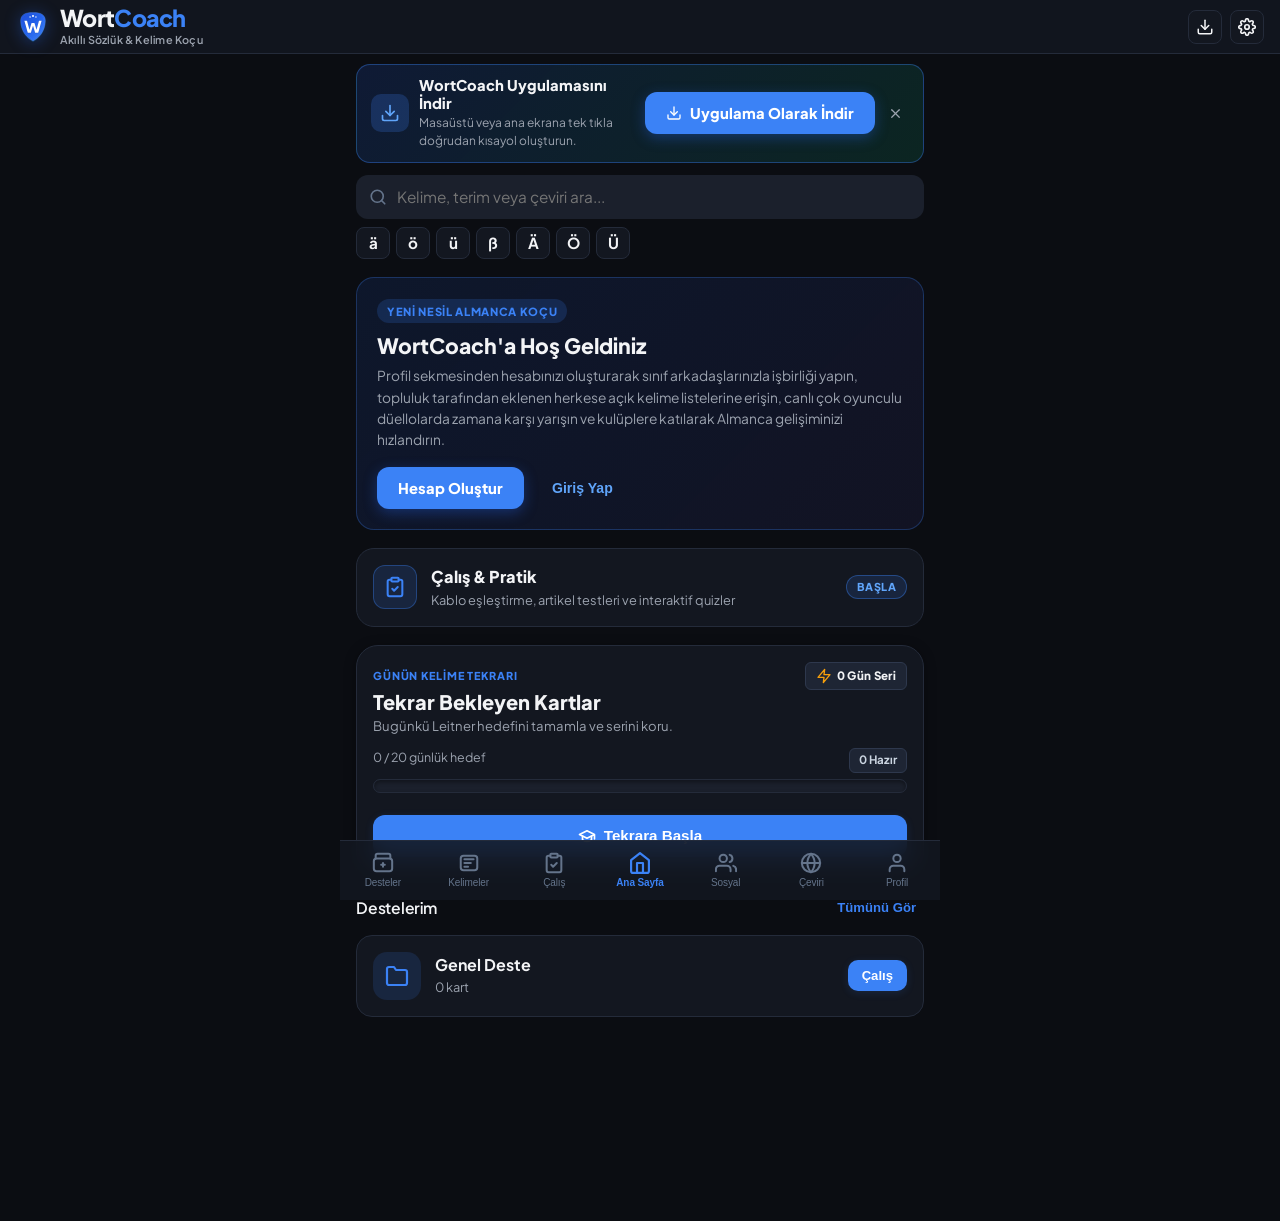
<file: index.html>
<!DOCTYPE html>
<html lang="tr" data-theme="dark" class="theme-dark">
<head>
  <meta charset="UTF-8" />
  <meta name="viewport" content="width=device-width, initial-scale=1.0, viewport-fit=cover" />
  <meta name="theme-color" content="#000000" id="meta-theme-color" />
  <meta name="apple-mobile-web-app-capable" content="yes" />
  <meta name="apple-mobile-web-app-status-bar-style" content="black-translucent" />
  <meta name="description" content="WortCoach — Hesaplamalı Almanca Morfolojik Sözlük, Akustik Fonetik Değerlendirme, Aralıklı Tekrarlama (Leitner SRS) ve Çok Oyunculu Dil Edinimi Platformu" />
  <meta name="apple-mobile-web-app-title" content="WortCoach" />
  <title>WortCoach — Morfolojik Almanca Sözlük ve Dil Edinimi Platformu</title>
  <link rel="manifest" href="manifest.json?v=3.13.5" />
  <link rel="shortcut icon" href="favicon.ico?v=3.13.5" />
  <link rel="icon" type="image/x-icon" href="favicon.ico?v=3.13.5" />
  <link rel="icon" type="image/svg+xml" href="icons/icon-192.svg?v=3.13.5" />
  <link rel="icon" type="image/png" sizes="192x192" href="icons/icon-192.png?v=3.13.5" />
  <link rel="icon" type="image/png" sizes="512x512" href="icons/icon-512.png?v=3.13.5" />
  <link rel="icon" type="image/png" sizes="64x64" href="icons/favicon.png?v=3.13.5" />
  <link rel="apple-touch-icon" href="icons/apple-touch-icon.png?v=3.13.5" />
  <script>
    // Doğrudan Tek Tıkla PWA Kurulum İstemini (beforeinstallprompt) Sayfa Yüklenirken Anında Yakala
    window.__deferredPwaPrompt = null;
    window.addEventListener('beforeinstallprompt', function (e) {
      e.preventDefault();
      window.__deferredPwaPrompt = e;
      document.dispatchEvent(new CustomEvent('pwa-install-available'));
    });
  </script>
  <link rel="preconnect" href="https://fonts.googleapis.com" />
  <link rel="preconnect" href="https://fonts.gstatic.com" crossorigin />
  <link href="https://fonts.googleapis.com/css2?family=Nunito:wght@600;700;800;900&family=Plus+Jakarta+Sans:wght@500;600;700;800&family=Outfit:wght@700;800;900&display=swap" rel="stylesheet" />
  <link rel="stylesheet" href="css/app.css?v=3.13.5" />
  <link rel="stylesheet" href="css/components.css?v=3.13.5" />
</head>
<body>
  <!-- INLINE SVG SEMBOL DEPOSU (SIFIR EMOJİ, %100 VEKTÖR) -->
  <svg xmlns="http://www.w3.org/2000/svg" style="display:none" aria-hidden="true">
    <!-- Bayrak: Almanya (DE) -->
    <symbol id="flag-de" viewBox="0 0 24 16">
      <rect width="24" height="16" rx="2" fill="#000000" />
      <rect y="5.33" width="24" height="5.34" fill="#DD0000" />
      <rect y="10.67" width="24" height="5.33" fill="#FFCE00" />
      <rect width="24" height="16" rx="2" fill="none" stroke="rgba(255,255,255,0.2)" stroke-width="0.8" />
    </symbol>

    <!-- Bayrak: Birleşik Krallık (EN) -->
    <symbol id="flag-en" viewBox="0 0 24 16">
      <rect width="24" height="16" rx="2" fill="#012169" />
      <path d="M0,0 L24,16 M24,0 L0,16" stroke="#FFFFFF" stroke-width="3" />
      <path d="M0,0 L24,16 M24,0 L0,16" stroke="#C8102E" stroke-width="1.5" />
      <path d="M12,0 V16 M0,8 H24" stroke="#FFFFFF" stroke-width="5" />
      <path d="M12,0 V16 M0,8 H24" stroke="#C8102E" stroke-width="3" />
      <rect width="24" height="16" rx="2" fill="none" stroke="rgba(255,255,255,0.2)" stroke-width="0.8" />
    </symbol>

    <!-- Bayrak: Türkiye (TR) -->
    <symbol id="flag-tr" viewBox="0 0 24 16">
      <rect width="24" height="16" rx="2" fill="#E30A17" />
      <circle cx="9" cy="8" r="4.2" fill="#FFFFFF" />
      <circle cx="10.3" cy="8" r="3.4" fill="#E30A17" />
      <polygon points="14,8 16.8,8.9 15.1,6.5 15.1,9.5 16.8,7.1" fill="#FFFFFF" />
      <rect width="24" height="16" rx="2" fill="none" stroke="rgba(255,255,255,0.2)" stroke-width="0.8" />
    </symbol>

    <!-- Sistem İkonları -->
        <!-- Navigasyon İkonları (5 Yeni Ultra-Modern İkon) -->
    <!-- 1. Sözlük İkonu (Kullanıcının Tercih Ettiği Klasik Kitap İkonu) -->
    
    <!-- Ataş / Dosya Ekle İkonu -->
    <symbol id="icon-paperclip" viewBox="0 0 24 24" fill="none" stroke="currentColor" stroke-width="2.2" stroke-linecap="round" stroke-linejoin="round">
      <path d="M21.44 11.05l-9.19 9.19a6 6 0 0 1-8.49-8.49l9.19-9.19a4 4 0 0 1 5.66 5.66l-9.2 9.19a2 2 0 0 1-2.83-2.83l8.49-8.48"/>
    </symbol>

    <!-- Kağıt Uçak / Gönder İkonu -->
    <symbol id="icon-send" viewBox="0 0 24 24" fill="none" stroke="currentColor" stroke-width="2.2" stroke-linecap="round" stroke-linejoin="round">
      <line x1="22" y1="2" x2="11" y2="13"></line>
      <polygon points="22 2 15 22 11 13 2 9 22 2"></polygon>
    </symbol>

    <!-- Profil Navigasyon İkonu -->
    <symbol id="nav-icon-profile" viewBox="0 0 24 24" fill="none" stroke="currentColor" stroke-width="2.2" stroke-linecap="round" stroke-linejoin="round">
      <path d="M20 21v-2a4 4 0 0 0-4-4H8a4 4 0 0 0-4 4v2"></path>
      <circle cx="12" cy="7" r="4"></circle>
    </symbol>

    <!-- Sosyal & Topluluk İkonu -->
    <symbol id="nav-icon-social" viewBox="0 0 24 24" fill="none" stroke="currentColor" stroke-width="2.2" stroke-linecap="round" stroke-linejoin="round">
      <path d="M17 21v-2a4 4 0 0 0-4-4H5a4 4 0 0 0-4 4v2"></path>
      <circle cx="9" cy="7" r="4"></circle>
      <path d="M23 21v-2a4 4 0 0 0-3-3.87"></path>
      <path d="M16 3.13a4 4 0 0 1 0 7.75"></path>
    </symbol>

    <symbol id="nav-icon-home" viewBox="0 0 24 24" fill="none" stroke="currentColor" stroke-width="2.2" stroke-linecap="round" stroke-linejoin="round">
      <path d="m3 9 9-7 9 7v11a2 2 0 0 1-2 2H5a2 2 0 0 1-2-2z"></path>
      <polyline points="9 22 9 12 15 12 15 22"></polyline>
    </symbol>

    <!-- 2. Çeviri İkonu (Kullanıcının Tercih Ettiği Klasik Dünya/Küre İkonu) -->
    <symbol id="nav-icon-translate" viewBox="0 0 24 24" fill="none" stroke="currentColor" stroke-width="2.2" stroke-linecap="round" stroke-linejoin="round">
      <circle cx="12" cy="12" r="10"></circle>
      <line x1="2" y1="12" x2="22" y2="12"></line>
      <path d="M12 2a15.3 15.3 0 0 1 4 10 15.3 15.3 0 0 1-4 10 15.3 15.3 0 0 1-4-10 15.3 15.3 0 0 1 4-10z"></path>
    </symbol>

    <!-- 3. Oyunlar İkonu (Oyun Kolu / Gamepad) -->
        <symbol id="nav-icon-study" viewBox="0 0 24 24" fill="none" stroke="currentColor" stroke-width="2.2" stroke-linecap="round" stroke-linejoin="round">
      <path d="M16 4h2a2 2 0 0 1 2 2v14a2 2 0 0 1-2 2H6a2 2 0 0 1-2-2V6a2 2 0 0 1 2-2h2"></path>
      <rect x="8" y="2" width="8" height="4" rx="1" ry="1"></rect>
      <path d="m9 14 2 2 4-4"></path>
    </symbol>
    <symbol id="nav-icon-games" viewBox="0 0 24 24" fill="none" stroke="currentColor" stroke-width="2.2" stroke-linecap="round" stroke-linejoin="round">
      <rect x="2" y="6" width="20" height="12" rx="4"></rect>
      <line x1="6" y1="12" x2="10" y2="12"></line>
      <line x1="8" y1="10" x2="8" y2="14"></line>
      <circle cx="15.5" cy="10.5" r="1" fill="currentColor"></circle>
      <circle cx="17.5" cy="13.5" r="1" fill="currentColor"></circle>
    </symbol>

    <symbol id="icon-edit" viewBox="0 0 24 24" fill="none" stroke="currentColor" stroke-width="2.2" stroke-linecap="round" stroke-linejoin="round">
      <path d="M11 4H4a2 2 0 0 0-2 2v14a2 2 0 0 0 2 2h14a2 2 0 0 0 2-2v-7"></path>
      <path d="M18.5 2.5a2.121 2.121 0 0 1 3 3L12 15l-4 1 1-4 9.5-9.5z"></path>
    </symbol>

    <symbol id="nav-icon-decks" viewBox="0 0 24 24" fill="none" stroke="currentColor" stroke-width="2.2" stroke-linecap="round" stroke-linejoin="round">
      <path d="M4 7V4a2 2 0 0 1 2-2h12a2 2 0 0 1 2 2v3"/>
      <rect x="2" y="7" width="20" height="14" rx="3"/>
      <line x1="12" y1="12" x2="12" y2="16"/>
      <line x1="10" y1="14" x2="14" y2="14"/>
    </symbol>

    <symbol id="nav-icon-cards" viewBox="0 0 24 24" fill="none" stroke="currentColor" stroke-width="2.2" stroke-linecap="round" stroke-linejoin="round">
      <rect x="3" y="4" width="18" height="16" rx="3"/>
      <line x1="7" y1="8" x2="17" y2="8"/>
      <line x1="7" y1="12" x2="14" y2="12"/>
      <line x1="7" y1="16" x2="11" y2="16"/>
    </symbol>

    <symbol id="icon-settings" viewBox="0 0 24 24" fill="none" stroke="currentColor" stroke-width="2.2" stroke-linecap="round" stroke-linejoin="round">
      <circle cx="12" cy="12" r="3"></circle>
      <path d="M19.4 15a1.65 1.65 0 0 0 .33 1.82l.06.06a2 2 0 0 1 0 2.83 2 2 0 0 1-2.83 0l-.06-.06a1.65 1.65 0 0 0-1.82-.33 1.65 1.65 0 0 0-1 1.51V21a2 2 0 0 1-2 2 2 2 0 0 1-2-2v-.09A1.65 1.65 0 0 0 9 19.4a1.65 1.65 0 0 0-1.82.33l-.06.06a2 2 0 0 1-2.83 0 2 2 0 0 1 0-2.83l.06-.06a1.65 1.65 0 0 0 .33-1.82 1.65 1.65 0 0 0-1.51-1H3a2 2 0 0 1-2-2 2 2 0 0 1 2-2h.09A1.65 1.65 0 0 0 4.6 9a1.65 1.65 0 0 0-.33-1.82l-.06-.06a2 2 0 0 1 0-2.83 2 2 0 0 1 2.83 0l.06.06a1.65 1.65 0 0 0 1.82.33H9a1.65 1.65 0 0 0 1-1.51V3a2 2 0 0 1 2-2 2 2 0 0 1 2 2v.09a1.65 1.65 0 0 0 1 1.51 1.65 1.65 0 0 0 1.82-.33l.06-.06a2 2 0 0 1 2.83 0 2 2 0 0 1 0 2.83l-.06.06a1.65 1.65 0 0 0-.33 1.82V9a1.65 1.65 0 0 0 1.51 1H21a2 2 0 0 1 2 2 2 2 0 0 1-2 2h-.09a1.65 1.65 0 0 0-1.51 1z"></path>
    </symbol>

    <symbol id="icon-cable" viewBox="0 0 24 24" fill="none" stroke="currentColor" stroke-width="2.2" stroke-linecap="round" stroke-linejoin="round">
      <path d="M4 7h4a2 2 0 0 1 2 2v6a2 2 0 0 0 2 2h8"></path>
      <circle cx="4" cy="7" r="2" fill="currentColor"></circle>
      <circle cx="20" cy="17" r="2" fill="currentColor"></circle>
      <path d="M14 7h6"></path>
      <path d="M4 17h6"></path>
    </symbol>
<symbol id="icon-home" viewBox="0 0 24 24" fill="none" stroke="currentColor" stroke-width="2.2" stroke-linecap="round" stroke-linejoin="round">
      <path d="m3 9 9-7 9 7v11a2 2 0 0 1-2 2H5a2 2 0 0 1-2-2z"></path>
      <polyline points="9 22 9 12 15 12 15 22"></polyline>
    </symbol>

    <symbol id="icon-search" viewBox="0 0 24 24" fill="none" stroke="currentColor" stroke-width="2.2" stroke-linecap="round" stroke-linejoin="round">
      <circle cx="11" cy="11" r="8"></circle>
      <line x1="21" y1="21" x2="16.65" y2="16.65"></line>
    </symbol>

    <symbol id="icon-translate" viewBox="0 0 24 24" fill="none" stroke="currentColor" stroke-width="2" stroke-linecap="round" stroke-linejoin="round">
      <path d="m5 8 6 6"></path>
      <path d="m4 14 6-6 2-3"></path>
      <path d="M2 5h12"></path>
      <path d="M7 2h1"></path>
      <path d="m22 22-5-10-5 10"></path>
      <path d="M14 18h6"></path>
    </symbol>

    <symbol id="icon-school" viewBox="0 0 24 24" fill="none" stroke="currentColor" stroke-width="2.2" stroke-linecap="round" stroke-linejoin="round">
      <path d="M22 10v6M2 10l10-5 10 5-10 5z"></path>
      <path d="M6 12v5c3 3 9 3 12 0v-5"></path>
    </symbol>

    <symbol id="icon-folder" viewBox="0 0 24 24" fill="none" stroke="currentColor" stroke-width="2.2" stroke-linecap="round" stroke-linejoin="round">
      <path d="M22 19a2 2 0 0 1-2 2H4a2 2 0 0 1-2-2V5a2 2 0 0 1 2-2h5l2 3h9a2 2 0 0 1 2 2z"></path>
    </symbol>

    <symbol id="icon-cards" viewBox="0 0 24 24" fill="none" stroke="currentColor" stroke-width="2.2" stroke-linecap="round" stroke-linejoin="round">
      <rect x="2" y="7" width="16" height="14" rx="2"></rect>
      <path d="M6 3h14a2 2 0 0 1 2 2v12"></path>
    </symbol>

    <symbol id="icon-info" viewBox="0 0 24 24" fill="none" stroke="currentColor" stroke-width="2.2" stroke-linecap="round" stroke-linejoin="round">
      <circle cx="12" cy="12" r="10"></circle>
      <line x1="12" y1="16" x2="12" y2="12"></line>
      <line x1="12" y1="8" x2="12.01" y2="8"></line>
    </symbol>

    <symbol id="icon-close" viewBox="0 0 24 24" fill="none" stroke="currentColor" stroke-width="2" stroke-linecap="round" stroke-linejoin="round">
      <line x1="18" y1="6" x2="6" y2="18"></line>
      <line x1="6" y1="6" x2="18" y2="18"></line>
    </symbol>

    <symbol id="icon-volume" viewBox="0 0 24 24" fill="none" stroke="currentColor" stroke-width="2.2" stroke-linecap="round" stroke-linejoin="round">
      <polygon points="11 5 6 9 2 9 2 15 6 15 11 19 11 5"></polygon>
      <path d="M15.54 8.46a5 5 0 0 1 0 7.07"></path>
      <path d="M19.07 4.93a10 10 0 0 1 0 14.14"></path>
    </symbol>

    <symbol id="icon-mic" viewBox="0 0 24 24" fill="none" stroke="currentColor" stroke-width="2.2" stroke-linecap="round" stroke-linejoin="round">
      <path d="M12 2a3 3 0 0 0-3 3v7a3 3 0 0 0 6 0V5a3 3 0 0 0-3-3Z"></path>
      <path d="M19 10v2a7 7 0 0 1-14 0v-2"></path>
      <line x1="12" y1="19" x2="12" y2="22"></line>
    </symbol>

    <symbol id="icon-waveform" viewBox="0 0 24 24" fill="none" stroke="currentColor" stroke-width="2.2" stroke-linecap="round" stroke-linejoin="round">
      <path d="M2 13a2 2 0 0 0 2-2V7a2 2 0 0 1 4 0v13a2 2 0 0 0 4 0V4a2 2 0 0 1 4 0v13a2 2 0 0 0 4 0v-4a2 2 0 0 1 2-2"></path>
    </symbol>

    <symbol id="icon-star" viewBox="0 0 24 24" fill="none" stroke="currentColor" stroke-width="2" stroke-linecap="round" stroke-linejoin="round">
      <polygon points="12 2 15.09 8.26 22 9.27 17 14.14 18.18 21.02 12 17.77 5.82 21.02 7 14.14 2 9.27 8.91 8.26 12 2"></polygon>
    </symbol>

    <symbol id="icon-star-filled" viewBox="0 0 24 24" fill="currentColor" stroke="currentColor" stroke-width="2">
      <polygon points="12 2 15.09 8.26 22 9.27 17 14.14 18.18 21.02 12 17.77 5.82 21.02 7 14.14 2 9.27 8.91 8.26 12 2"></polygon>
    </symbol>

    <symbol id="icon-plus" viewBox="0 0 24 24" fill="none" stroke="currentColor" stroke-width="2.4" stroke-linecap="round" stroke-linejoin="round">
      <line x1="12" y1="5" x2="12" y2="19"></line>
      <line x1="5" y1="12" x2="19" y2="12"></line>
    </symbol>

    <symbol id="icon-trash" viewBox="0 0 24 24" fill="none" stroke="currentColor" stroke-width="2" stroke-linecap="round" stroke-linejoin="round">
      <polyline points="3 6 5 6 21 6"></polyline>
      <path d="M19 6v14a2 2 0 0 1-2 2H7a2 2 0 0 1-2-2V6m3 0V4a2 2 0 0 1 2-2h4a2 2 0 0 1 2 2v2"></path>
    </symbol>

    <symbol id="icon-share" viewBox="0 0 24 24" fill="none" stroke="currentColor" stroke-width="2" stroke-linecap="round" stroke-linejoin="round">
      <circle cx="18" cy="5" r="3"></circle>
      <circle cx="6" cy="12" r="3"></circle>
      <circle cx="18" cy="19" r="3"></circle>
      <line x1="8.59" y1="13.51" x2="15.42" y2="17.49"></line>
      <line x1="15.41" y1="6.51" x2="8.59" y2="10.49"></line>
    </symbol>
    <symbol id="icon-copy" viewBox="0 0 24 24" fill="none" stroke="currentColor" stroke-width="2" stroke-linecap="round" stroke-linejoin="round">
      <rect x="9" y="9" width="13" height="13" rx="2" ry="2"></rect>
      <path d="M5 15H4a2 2 0 0 1-2-2V4a2 2 0 0 1 2-2h9a2 2 0 0 1 2 2v1"></path>
    </symbol>

    <symbol id="icon-chart" viewBox="0 0 24 24" fill="none" stroke="currentColor" stroke-width="2.2" stroke-linecap="round" stroke-linejoin="round">
      <line x1="18" y1="20" x2="18" y2="10"></line>
      <line x1="12" y1="20" x2="12" y2="4"></line>
      <line x1="6" y1="20" x2="6" y2="14"></line>
    </symbol>

    <symbol id="icon-refresh" viewBox="0 0 24 24" fill="none" stroke="currentColor" stroke-width="2.2" stroke-linecap="round" stroke-linejoin="round">
      <path d="M21.5 2v6h-6M2.5 22v-6h6M2 11.5a10 10 0 0 1 18.8-4.3M22 12.5a10 10 0 0 1-18.8 4.2"></path>
    </symbol>

    <symbol id="icon-swap" viewBox="0 0 24 24" fill="none" stroke="currentColor" stroke-width="2" stroke-linecap="round" stroke-linejoin="round">
      <polyline points="17 1 21 5 17 9"></polyline>
      <path d="M3 11V9a4 4 0 0 1 4-4h14"></path>
      <polyline points="7 23 3 19 7 15"></polyline>
      <path d="M21 13v2a4 4 0 0 1-4 4H3"></path>
    </symbol>

    <symbol id="icon-clock" viewBox="0 0 24 24" fill="none" stroke="currentColor" stroke-width="2" stroke-linecap="round" stroke-linejoin="round">
      <circle cx="12" cy="12" r="10"></circle>
      <polyline points="12 6 12 12 16 14"></polyline>
    </symbol>

    <symbol id="icon-history" viewBox="0 0 24 24" fill="none" stroke="currentColor" stroke-width="2" stroke-linecap="round" stroke-linejoin="round">
      <path d="M3 12a9 9 0 1 0 9-9 9.75 9.75 0 0 0-6.74 2.74L3 8"></path>
      <path d="M3 3v5h5"></path>
      <polyline points="12 7 12 12 15 15"></polyline>
    </symbol>

    <symbol id="icon-bolt" viewBox="0 0 24 24" fill="none" stroke="currentColor" stroke-width="2" stroke-linecap="round" stroke-linejoin="round">
      <polygon points="13 2 3 14 12 14 11 22 21 10 12 10 13 2"></polygon>
    </symbol>

    <symbol id="icon-check" viewBox="0 0 24 24" fill="none" stroke="currentColor" stroke-width="2.2" stroke-linecap="round" stroke-linejoin="round">
      <polyline points="20 6 9 17 4 12"></polyline>
    </symbol>

    <symbol id="icon-sparkle" viewBox="0 0 24 24" fill="none" stroke="currentColor" stroke-width="2" stroke-linecap="round" stroke-linejoin="round">
      <path d="m12 3-1.9 5.8a2 2 0 0 1-1.3 1.3L3 12l5.8 1.9a2 2 0 0 1 1.3 1.3L12 21l1.9-5.8a2 2 0 0 1 1.3-1.3L21 12l-5.8-1.9a2 2 0 0 1-1.3-1.3Z"></path>
    </symbol>

    <symbol id="icon-download" viewBox="0 0 24 24" fill="none" stroke="currentColor" stroke-width="2" stroke-linecap="round" stroke-linejoin="round">
      <path d="M21 15v4a2 2 0 0 1-2 2H5a2 2 0 0 1-2-2v-4"></path>
      <polyline points="7 10 12 15 17 10"></polyline>
      <line x1="12" y1="15" x2="12" y2="3"></line>
    </symbol>

    <symbol id="icon-sun" viewBox="0 0 24 24" fill="none" stroke="currentColor" stroke-width="2" stroke-linecap="round" stroke-linejoin="round">
      <circle cx="12" cy="12" r="5"></circle>
      <line x1="12" y1="1" x2="12" y2="3"></line>
      <line x1="12" y1="21" x2="12" y2="23"></line>
      <line x1="4.22" y1="4.22" x2="5.64" y2="5.64"></line>
      <line x1="18.36" y1="18.36" x2="19.78" y2="19.78"></line>
      <line x1="1" y1="12" x2="3" y2="12"></line>
      <line x1="21" y1="12" x2="23" y2="12"></line>
      <line x1="4.22" y1="19.78" x2="5.64" y2="18.36"></line>
      <line x1="18.36" y1="5.64" x2="19.78" y2="4.22"></line>
    </symbol>

    <symbol id="icon-moon" viewBox="0 0 24 24" fill="none" stroke="currentColor" stroke-width="2" stroke-linecap="round" stroke-linejoin="round">
      <path d="M21 12.79A9 9 0 1 1 11.21 3 7 7 0 0 0 21 12.79z"></path>
    </symbol>

    <symbol id="icon-link" viewBox="0 0 24 24" fill="none" stroke="currentColor" stroke-width="2" stroke-linecap="round" stroke-linejoin="round">
      <path d="M10 13a5 5 0 0 0 7.54.54l3-3a5 5 0 0 0-7.07-7.07l-1.72 1.71"></path>
      <path d="M14 11a5 5 0 0 0-7.54-.54l-3 3a5 5 0 0 0 7.07 7.07l1.71-1.71"></path>
    </symbol>

    <symbol id="icon-chevron-down" viewBox="0 0 24 24" fill="none" stroke="currentColor" stroke-width="2.5" stroke-linecap="round" stroke-linejoin="round">
      <polyline points="6 9 12 15 18 9"></polyline>
    </symbol>

    <symbol id="icon-arrow-right" viewBox="0 0 24 24" fill="none" stroke="currentColor" stroke-width="2.5" stroke-linecap="round" stroke-linejoin="round">
      <line x1="5" y1="12" x2="19" y2="12"></line>
      <polyline points="12 5 19 12 12 19"></polyline>
    </symbol>

    <symbol id="icon-help" viewBox="0 0 24 24" fill="none" stroke="currentColor" stroke-width="2.2" stroke-linecap="round" stroke-linejoin="round">
      <circle cx="12" cy="12" r="10"></circle>
      <path d="M9.09 9a3 3 0 0 1 5.83 1c0 2-3 3-3 3"></path>
      <line x1="12" y1="17" x2="12.01" y2="17"></line>
    </symbol>

    <symbol id="icon-bookmark" viewBox="0 0 24 24" fill="none" stroke="currentColor" stroke-width="2.2" stroke-linecap="round" stroke-linejoin="round">
      <path d="m19 21-7-5-7 5V5a2 2 0 0 1 2-2h10a2 2 0 0 1 2 2z"></path>
    </symbol>

    <symbol id="icon-gamepad" viewBox="0 0 24 24" fill="none" stroke="currentColor" stroke-width="2" stroke-linecap="round" stroke-linejoin="round">
      <line x1="6" y1="12" x2="10" y2="12"></line>
      <line x1="8" y1="10" x2="8" y2="14"></line>
      <line x1="15" y1="13" x2="15.01" y2="13"></line>
      <line x1="18" y1="11" x2="18.01" y2="11"></line>
      <rect x="2" y="6" width="20" height="12" rx="2"></rect>
    </symbol>

    <symbol id="icon-quote" viewBox="0 0 24 24" fill="none" stroke="currentColor" stroke-width="2" stroke-linecap="round" stroke-linejoin="round">
      <path d="M3 21c3 0 7-1 7-8V5c0-1.25-.756-2.017-2-2H4c-1.25 0-2 .75-2 1.972V11c0 1.25.75 2 2 2 1 0 1 0 1 1v1c0 1-1 2-2 2s-1 .008-1 1.031V20c0 1 0 1 1 1z"></path>
      <path d="M15 21c3 0 7-1 7-8V5c0-1.25-.757-2.017-2-2h-4c-1.25 0-2 .75-2 1.972V11c0 1.25.75 2 2 2 1 0 1 0 1 1v1c0 1-1 2-2 2s-1 .008-1 1.031V20c0 1 0 1 1 1z"></path>
    </symbol>

    <symbol id="icon-hand-touch" viewBox="0 0 24 24" fill="none" stroke="currentColor" stroke-width="2" stroke-linecap="round" stroke-linejoin="round">
      <path d="M18 11V6a2 2 0 0 0-2-2v0a2 2 0 0 0-2 2v0"></path>
      <path d="M14 10V4a2 2 0 0 0-2-2v0a2 2 0 0 0-2 2v2"></path>
      <path d="M10 10.5V6a2 2 0 0 0-2-2v0a2 2 0 0 0-2 2v8"></path>
      <path d="M18 8a2 2 0 1 1 4 0v6a8 8 0 0 1-8 8h-2c-2.8 0-4.5-.86-5.99-2.34l-3.6-3.6a2 2 0 0 1 2.83-2.82L7 15"></path>
    </symbol>

    <symbol id="icon-target" viewBox="0 0 24 24" fill="none" stroke="currentColor" stroke-width="2.2" stroke-linecap="round" stroke-linejoin="round">
      <circle cx="12" cy="12" r="10"></circle>
      <circle cx="12" cy="6" r="6"></circle>
      <circle cx="12" cy="2" r="2"></circle>
    </symbol>

    <symbol id="icon-chat" viewBox="0 0 24 24" fill="none" stroke="currentColor" stroke-width="2.2" stroke-linecap="round" stroke-linejoin="round">
      <path d="M21 15a2 2 0 0 1-2 2H7l-4 4V5a2 2 0 0 1 2-2h14a2 2 0 0 1 2 2z"></path>
    </symbol>

    <symbol id="icon-shuffle" viewBox="0 0 24 24" fill="none" stroke="currentColor" stroke-width="2.2" stroke-linecap="round" stroke-linejoin="round">
      <polyline points="16 3 21 3 21 8"></polyline>
      <line x1="4" y1="20" x2="21" y2="3"></line>
      <polyline points="21 16 21 21 16 21"></polyline>
      <line x1="15" y1="15" x2="21" y2="21"></line>
      <line x1="4" y1="4" x2="9" y2="9"></line>
    </symbol>

    <symbol id="icon-repeat" viewBox="0 0 24 24" fill="none" stroke="currentColor" stroke-width="2.2" stroke-linecap="round" stroke-linejoin="round">
      <polyline points="17 1 21 5 17 9"></polyline>
      <path d="M3 11V9a4 4 0 0 1 4-4h14"></path>
      <polyline points="7 23 3 19 7 15"></polyline>
      <path d="M21 13v2a4 4 0 0 1-4 4H3"></path>
    </symbol>

    <symbol id="icon-more-vertical" viewBox="0 0 24 24" fill="none" stroke="currentColor" stroke-width="2.5" stroke-linecap="round" stroke-linejoin="round">
      <circle cx="12" cy="12" r="1.5" fill="currentColor"></circle>
      <circle cx="12" cy="5" r="1.5" fill="currentColor"></circle>
      <circle cx="12" cy="19" r="1.5" fill="currentColor"></circle>
    </symbol>
  </svg>

  <!-- UYGULAMA KABUĞU -->
  <div class="app-shell">
    <!-- ÜST BAR (HEADER: Academic Crest + Typography) -->
    <header class="app-header">
      <div class="brand-group" id="brand-home-trigger" title="WortCoach Ana Sayfa">
        <img class="brand-crest-logo" src="icons/icon-192.svg?v=3.13.5" alt="WortCoach Logo" width="34" height="34" />
        <div class="brand-text-block">
          <div class="brand-logo" style="line-height:1.15;">
            Wort<span style="color:var(--brand-blue)">Coach</span>
          </div>
          <div class="brand-subtitle">Akıllı Sözlük &amp; Kelime Koçu</div>
        </div>
      </div>
      <div class="header-actions">
        <button id="btn-install-pwa" class="icon-btn-sm hidden" title="Uygulamayı Yükle" aria-label="Uygulamayı Yükle">
          <svg class="svg-icon"><use href="#icon-download"></use></svg>
        </button>

        <button id="btn-open-settings" class="icon-btn-sm" title="Ayarlar" aria-label="Ayarlar">
          <svg class="svg-icon"><use href="#icon-settings"></use></svg>
        </button>
      </div>
    </header>

    <!-- ANA İÇERİK GÖRÜNÜMÜ (6 SEKME) -->
    <main class="app-content">

      <!-- ====================================================================
           TAB 1: ANASAYFA / KEŞFET (tab-home)
           ==================================================================== -->
      <section id="tab-home" class="tab-view active">
        <!-- Doğrudan Tek Tıkla Uygulama İndirme / Otomatik Kısayol Oluşturma Barı -->
        <div id="pwa-install-top-banner" style="margin-bottom:12px; padding:12px 14px; border-radius:14px; background:linear-gradient(135deg, rgba(37,99,235,0.16) 0%, rgba(16,185,129,0.14) 100%); border:1px solid rgba(59,130,246,0.38); display:flex; align-items:center; justify-content:space-between; gap:10px; flex-wrap:wrap;">
          <div style="display:flex; align-items:center; gap:10px; min-width:180px; flex:1;">
            <div style="width:38px; height:38px; border-radius:10px; background:rgba(59,130,246,0.22); color:var(--brand-blue-hover); display:flex; align-items:center; justify-content:center; flex-shrink:0;">
              <svg class="svg-icon" style="width:20px; height:20px;"><use href="#icon-download"></use></svg>
            </div>
            <div>
              <div style="font-size:0.92rem; font-weight:900; color:var(--text-primary); line-height:1.2;">WortCoach Uygulamasını İndir</div>
              <div style="font-size:0.75rem; color:var(--text-secondary); margin-top:2px;">Masaüstü veya ana ekrana tek tıkla doğrudan kısayol oluşturun.</div>
            </div>
          </div>
          <div style="display:flex; align-items:center; gap:6px;">
            <button type="button" id="btn-home-install-pwa" class="btn-coach-build-full" style="width:auto; margin:0; padding:9px 16px; font-size:0.84rem; font-weight:800; border-radius:10px; display:inline-flex; align-items:center; gap:6px; cursor:pointer;">
              <svg class="svg-icon" style="width:16px; height:16px;"><use href="#icon-download"></use></svg>
              <span>Uygulama Olarak İndir</span>
            </button>
            <button type="button" id="btn-dismiss-pwa-banner" class="icon-btn-ghost" title="Gizle" aria-label="Gizle" style="padding:4px; width:28px; height:28px;">
              <svg class="svg-icon" style="width:15px; height:15px;"><use href="#icon-close"></use></svg>
            </button>
          </div>
        </div>
        <!-- Arama Çubuğu -->
        <div class="search-container">
          <div class="search-input-wrapper">
            <svg class="svg-icon search-lead-icon"><use href="#icon-search"></use></svg>
            <input
              type="text"
              id="global-search-input"
              class="search-input"
              placeholder="Kelime, terim veya çeviri ara..."
              autocomplete="off"
              autocorrect="off"
              autocapitalize="none"
              spellcheck="false"
            />
            <button id="btn-clear-search" class="icon-btn-inline hidden" aria-label="Aramayı Temizle">
              <svg class="svg-icon"><use href="#icon-close"></use></svg>
            </button>
          </div>



          <!-- Hızlı Umlaut Toolbar -->
          <div class="umlaut-bar" data-target-input="global-search-input">
            <button type="button" class="umlaut-btn" data-char="ä" title="ä">ä</button>
            <button type="button" class="umlaut-btn" data-char="ö" title="ö">ö</button>
            <button type="button" class="umlaut-btn" data-char="ü" title="ü">ü</button>
            <button type="button" class="umlaut-btn" data-char="ß" title="ß">ß</button>
            <button type="button" class="umlaut-btn" data-char="Ä" title="Ä">Ä</button>
            <button type="button" class="umlaut-btn" data-char="Ö" title="Ö">Ö</button>
            <button type="button" class="umlaut-btn" data-char="Ü" title="Ü">Ü</button>
          </div>
          <div id="search-status-bar" class="search-status-bar hidden"></div>
        </div>

        <!-- "Bunu mu demek istediniz?" / Suggestions Alanı -->
        <div id="search-suggestions-container" class="suggestions-wrapper hidden"></div>

        <!-- Arama Sonuç Kartı Alanı -->
        <div id="search-results-container" class="search-results-container hidden"></div>

        <!-- Varsayılan Keşfet Akışı (Arama kutusu boşken) -->
        <div id="home-dashboard" class="home-dashboard">
          <!-- Hesapsız / Misafir Kullanıcı Hoş Geldiniz Bannerı -->
          <div id="welcome-guest-card" class="welcome-guest-card hidden" style="margin-bottom:18px; background:linear-gradient(135deg, rgba(37,99,235,0.12) 0%, rgba(99,102,241,0.08) 100%); border:1px solid rgba(59,130,246,0.28); border-radius:var(--radius-lg); padding:20px; position:relative; overflow:hidden;">
            <div style="display:flex; justify-content:space-between; align-items:flex-start; gap:16px;">
              <div style="flex:1;">
                <div style="display:inline-flex; align-items:center; gap:6px; padding:4px 10px; background:rgba(59,130,246,0.18); border-radius:999px; margin-bottom:10px;">
                  <span style="font-size:0.70rem; font-weight:800; letter-spacing:0.06em; color:var(--brand-blue); text-transform:uppercase;">YENİ NESİL ALMANCA KOÇU</span>
                </div>
                <h2 style="font-size:1.32rem; font-weight:900; color:var(--text-primary); margin:0 0 6px 0; line-height:1.25;">WortCoach'a Hoş Geldiniz</h2>
                <p style="font-size:0.86rem; color:var(--text-secondary); line-height:1.55; margin:0 0 16px 0;">
                  Profil sekmesinden hesabınızı oluşturarak sınıf arkadaşlarınızla işbirliği yapın, topluluk tarafından eklenen herkese açık kelime listelerine erişin, canlı çok oyunculu düellolarda zamana karşı yarışın ve kulüplere katılarak Almanca gelişiminizi hızlandırın.
                </p>
                <div style="display:flex; flex-wrap:wrap; gap:10px;">
                  <button type="button" id="btn-welcome-register" class="btn-coach-build-full" style="padding:10px 18px; width:auto; font-size:0.88rem; font-weight:700;">
                    Hesap Oluştur
                  </button>
                  <button type="button" id="btn-welcome-login" class="prof-auth-link-btn" style="padding:10px 18px; border-radius:var(--radius-md); font-size:0.88rem; font-weight:700;">
                    Giriş Yap
                  </button>
                </div>
              </div>
            </div>
          </div>

          <!-- Kelime Oyunları & Alıştırmalar Kategori Yönlendirme Kartı -->
          <div class="deck-item-card" id="btn-goto-games-card" style="margin-bottom:18px; cursor:pointer; background:var(--bg-surface); border:1px solid var(--border-subtle); border-radius:var(--radius-lg); padding:16px;">
            <div style="display:flex; align-items:center; justify-content:space-between; gap:14px; width:100%;">
              <div style="display:flex; align-items:center; gap:14px;">
                <div style="width:44px; height:44px; border-radius:12px; background:var(--accent-primary-soft); border:1px solid rgba(59,130,246,0.35); display:flex; align-items:center; justify-content:center; color:var(--accent-primary);">
                  <svg class="svg-icon" style="width:22px; height:22px;"><use href="#nav-icon-study"></use></svg>
                </div>
                <div>
                  <div style="font-size:1.02rem; font-weight:800; color:var(--text-primary);">Çalış &amp; Pratik</div>
                  <div style="font-size:0.80rem; color:var(--text-secondary); margin-top:2px;">Kablo eşleştirme, artikel testleri ve interaktif quizler </div>
                </div>
              </div>
              <span class="featured-badge" style="position:static;">BAŞLA</span>
            </div>
          </div>

          <!-- Günün Kelime Tekrarı Hero Kartı -->
          <div class="word-detail-card" style="margin-bottom: 18px;">
            <div style="display: flex; justify-content: space-between; align-items: flex-start; margin-bottom: 12px;">
              <div>
                <span style="font-size: 0.68rem; font-weight: 800; letter-spacing: 0.08em; color: var(--brand-blue); text-transform: uppercase;">GÜNÜN KELİME TEKRARI</span>
                <h2 style="font-size: 1.25rem; font-weight: 800; color: var(--text-primary); margin-top: 2px;" id="hero-due-title">Tekrar Bekleyen Kartlar</h2>
                <p style="font-size: 0.82rem; color: var(--text-secondary);" id="hero-due-subtitle">Bugünkü Leitner hedefini tamamla ve serini koru.</p>
              </div>
              <div class="lang-badge lang-badge-de" style="padding: 5px 10px;">
                <svg class="svg-icon" style="color:var(--accent-amber); width:16px; height:16px;"><use href="#icon-bolt"></use></svg>
                <span id="home-streak-count" style="font-weight: 800; color: var(--text-primary);">0 Gün Seri</span>
              </div>
            </div>

            <div style="margin: 12px 0;">
              <div style="display: flex; justify-content: space-between; font-size: 0.78rem; margin-bottom: 6px;">
                <span id="hero-progress-text" style="color: var(--text-secondary);">0 / 20 günlük hedef</span>
                <span id="hero-due-badge" class="badge-regularity">0 Hazır</span>
              </div>
              <div class="study-progress-track">
                <div id="hero-progress-fill" class="study-progress-fill" style="width: 0%"></div>
              </div>
            </div>

            <button id="btn-hero-start-study" class="btn-primary" style="width: 100%; border-radius: 12px; margin-top: 6px;">
              <svg class="svg-icon"><use href="#icon-school"></use></svg>
              <span>Tekrara Başla</span>
            </button>
          </div>

          <!-- Son Desteler -->
          <div class="recent-decks-section">
            <div class="section-header-row">
              <h3 class="section-title">Destelerim</h3>
              <button class="icon-btn-ghost" id="btn-see-all-decks" style="color: var(--brand-blue); font-size: 0.82rem; font-weight: 700;">Tümünü Gör</button>
            </div>
            <div id="home-recent-decks"></div>
          </div>
        </div>
      </section>

      <!-- ====================================================================
           TAB 2: ÇEVİRİ (tab-translate)
           ==================================================================== -->
      <section id="tab-translate" class="tab-view">
        <div class="translator-header-row">
          <div>
            <h1 class="page-title">Çeviri</h1>
            <p class="page-subtitle">DeepL Destekli Anlık Çeviri &amp; Sesli Telaffuz</p>
          </div>
        </div>

        <div id="panel-quick-translate">
          <!-- Dil Seçim Segment Barı: [TR] [DE] [EN] <-> [TR] [DE] -->
          <div class="lang-toggle-bar">
            <div class="lang-segment-group" id="source-lang-segments">
              <button class="lang-pill-btn active" data-lang="tr">TR</button>
              <button class="lang-pill-btn" data-lang="de">DE</button>
              <button class="lang-pill-btn" data-lang="en">EN</button>
            </div>

            <button id="btn-swap-langs" class="lang-swap-btn" title="Dilleri Değiştir">
              <svg class="svg-icon"><use href="#icon-swap"></use></svg>
            </button>

            <div class="lang-segment-group" id="target-lang-segments">
              <button class="lang-pill-btn" data-lang="tr">TR</button>
              <button class="lang-pill-btn active" data-lang="de">DE</button>
            </div>
          </div>

          <!-- Giriş Kartı -->
          <div class="trans-input-card">
            <div class="trans-card-top">
              <div id="trans-source-flag-badge">
                <span class="lang-badge lang-badge-tr">
                  <svg class="flag-svg"><use href="#flag-tr"></use></svg>
                  <span>TR</span>
                </span>
              </div>
              <span id="trans-char-counter" class="char-counter-text">0</span>
            </div>

            <textarea
              id="trans-input-text"
              class="trans-textarea"
              rows="3"
              placeholder="Çevrilecek metin veya kelimeyi yazın..."
            ></textarea>

            <!-- Hızlı Umlaut Toolbar -->
            <div class="umlaut-bar" data-target-input="trans-input-text" style="margin-bottom: 10px;">
              <button type="button" class="umlaut-btn" data-char="ä" title="ä">ä</button>
              <button type="button" class="umlaut-btn" data-char="ö" title="ö">ö</button>
              <button type="button" class="umlaut-btn" data-char="ü" title="ü">ü</button>
              <button type="button" class="umlaut-btn" data-char="ß" title="ß">ß</button>
              <button type="button" class="umlaut-btn" data-char="Ä" title="Ä">Ä</button>
              <button type="button" class="umlaut-btn" data-char="Ö" title="Ö">Ö</button>
              <button type="button" class="umlaut-btn" data-char="Ü" title="Ü">Ü</button>
            </div>

            <button id="btn-run-translate" class="trans-submit-btn">
              <svg class="svg-icon"><use href="#icon-translate"></use></svg>
              <span>Çevir</span>
            </button>
          </div>

          <!-- Çeviri Sonucu Kartı -->
          <div id="trans-result-wrapper" class="trans-result-card hidden">
            <div style="display: flex; justify-content: space-between; align-items: center;">
              <div id="trans-target-flag-badge">
                <span class="lang-badge lang-badge-de">
                  <svg class="flag-svg"><use href="#flag-de"></use></svg>
                  <span>DE</span>
                </span>
              </div>
              <div style="display: flex; gap: 6px;">
                <button id="btn-tts-target" class="icon-btn-sm" title="Sesli Dinle">
                  <svg class="svg-icon"><use href="#icon-volume"></use></svg>
                </button>
                <button id="btn-trans-to-card" class="btn-primary-compact">
                  <svg class="svg-icon"><use href="#icon-plus"></use></svg>
                  <span>Desteye Ekle</span>
                </button>
              </div>
            </div>

            <div id="trans-output-text" class="trans-result-text"></div>
            <div id="trans-grammar-hint" class="trans-grammar-pill hidden"></div>
          </div>
        </div>
      </section>

      <!-- ====================================================================
           TAB: COACH (tab-coach) — SADECE VE SADECE CHAT EKRANI
           ==================================================================== -->
      <section id="tab-coach" class="tab-view">
        <div class="coach-chat-app-container">

          <!-- Geri Dön Butonu -->
          <div class="coach-chat-top-nav" style="display:flex; align-items:center; justify-content:space-between; margin-bottom:4px;">
            <button type="button" id="btn-coach-back-to-games" class="prof-auth-link-btn" style="display:inline-flex; align-items:center; gap:6px; font-size:0.85rem;">
              <svg viewBox="0 0 24 24" width="16" height="16" fill="none" stroke="currentColor" stroke-width="2.2" stroke-linecap="round" stroke-linejoin="round"><path d="M19 12H5M12 19l-7-7 7-7"/></svg>
              <span>Pratik &amp; Oyunlara Dön</span>
            </button>
            <div style="font-size:0.82rem; font-weight:800; color:var(--text-secondary);">Almanca Dil Koçu</div>
          </div>

          <!-- Sohbet Mesaj Akışı -->
          <div id="coach-chat-stream" class="coach-chat-stream"></div>

          <!-- Ekli Çalışma Dosyası Çipi -->
          <div id="coach-chat-file-chip" class="coach-attached-chip hidden">
            <svg class="svg-icon" style="width:14px;height:14px;"><use href="#icon-paperclip"></use></svg>
            <span id="coach-chat-file-name" class="coach-attached-name">dosya.pdf</span>
            <button type="button" id="btn-coach-chat-file-remove" class="coach-chip-remove" aria-label="Kaldır">Kaldır</button>
          </div>

          <!-- Alt Mesaj Giriş & Gönderim Çubuğu -->
          <div class="coach-chat-input-bar">
            <input type="file" id="coach-chat-file-input" accept="image/png,image/jpeg,image/webp,.pdf,.docx,.txt" class="hidden" />
            <button type="button" id="btn-coach-attach-file" class="coach-icon-attach-btn" title="Belge veya Görsel Yükle" aria-label="Belge veya Görsel Yükle">
              <svg class="svg-icon" style="width:20px;height:20px;"><use href="#icon-paperclip"></use></svg>
            </button>
            <textarea id="coach-chat-input" class="coach-chat-textarea" rows="1" maxlength="2500" placeholder="Almanca bir soru sorun veya dosyanızı inceletin..."></textarea>
            <button type="button" id="btn-coach-chat-send" class="coach-chat-send-icon-btn" title="Gönder" aria-label="Gönder">
              <svg class="svg-icon" style="width:18px;height:18px;"><use href="#icon-send"></use></svg>
            </button>
          </div>
        </div>
      </section>

      <!-- ====================================================================
           TAB: AKILLI OKUMA (tab-reader) — Tam Ekran & Belge İçe Aktarımı
           ==================================================================== -->
      <section id="tab-reader" class="tab-view">
        <!-- GÖRÜNÜM 1: METİN GİRİŞİ & DOSYA YÜKLEME PANELİ -->
        <div id="reader-setup-pane" class="reader-setup-pane">
          <!-- Geri Dön Butonu -->
          <div class="coach-chat-top-nav" style="display:flex; align-items:center; justify-content:space-between; margin-bottom:6px;">
            <button type="button" id="btn-reader-back-to-games" class="prof-auth-link-btn" style="display:inline-flex; align-items:center; gap:6px; font-size:0.85rem;">
              <svg viewBox="0 0 24 24" width="16" height="16" fill="none" stroke="currentColor" stroke-width="2.2" stroke-linecap="round" stroke-linejoin="round"><path d="M19 12H5M12 19l-7-7 7-7"/></svg>
              <span>Pratik &amp; Oyunlara Dön</span>
            </button>
            <div style="font-size:0.82rem; font-weight:800; color:var(--text-secondary);">Akıllı Okuma &amp; Belge İnceleme</div>
          </div>

          <!-- Dosya İçe Aktarım Kartı (PDF, DOCX, TXT) -->
          <div class="reader-upload-card" id="reader-drop-zone">
            <input type="file" id="reader-file-input" accept=".pdf,.docx,.txt,image/png,image/jpeg,image/webp" class="hidden" />
            <div class="upload-icon-circle">
              <svg class="svg-icon"><use href="#icon-download"></use></svg>
            </div>
            <div class="upload-text-group">
              <div class="upload-main-text">Belge veya Görsel Yükle (PDF, DOCX, TXT, Resim)</div>
              <div class="upload-sub-text">Dosyayı buraya sürükleyin veya cihazınızdan seçin</div>
            </div>
            <button type="button" class="btn-select-file" id="btn-trigger-file-input">
              <span>Dosya Seç</span>
            </button>
          </div>
          <div id="reader-upload-status" class="reader-upload-status hidden"></div>

          <!-- Metin Giriş Kartı -->
          <div class="reader-text-input-wrap">
            <textarea
              id="reader-input-text"
              class="reader-textarea"
              placeholder="Almanca bir metin, haber veya makale yapıştırın veya yukarıdan PDF/DOCX belgesi yükleyin..."
              rows="6"
            ></textarea>
            <div class="reader-parse-btn-row">
              <select id="reader-sample-select" class="reader-select" title="Hazır Örnek Metinler">
                <option value="">Örnek Metin Seçin...</option>
                <option value="sample_a1">Der Alltag in Berlin (A1)</option>
                <option value="sample_a2">Ein Wochenende in München (A2)</option>
                <option value="sample_b1">Klimawandel und Zukunft (B1)</option>
                <option value="sample_b2">Berufliches Bewerbungsgespräch (B2)</option>
              </select>
              <div class="reader-parse-actions-subrow">
                <button type="button" id="btn-reader-clear" class="btn-secondary-compact" title="Temizle">
                  <span>Temizle</span>
                </button>
                <button type="button" id="btn-reader-parse" class="btn-primary-compact">
                  <svg class="svg-icon" style="width:16px; height:16px;"><use href="#icon-check"></use></svg>
                  <span>Metni Ayrıştır ve Oku</span>
                </button>
              </div>
            </div>
          </div>
        </div>

        <!-- GÖRÜNÜM 2: TAM EKRAN ODAKLI OKUMA SAYFASI (FULLSCREEN READING VIEW) -->
        <div id="reader-fullscreen-view" class="reader-fullscreen-view hidden">
          <!-- Çok Sade Üst Bar (Minimalist Reader Bar) -->
          <div class="reader-fs-topbar">
            <button type="button" id="btn-reader-back-setup" class="btn-fs-icon-action" title="Geri" aria-label="Geri">
              <svg viewBox="0 0 24 24" width="20" height="20" fill="none" stroke="currentColor" stroke-width="2.4" stroke-linecap="round" stroke-linejoin="round"><path d="M19 12H5M12 19l-7-7 7-7"/></svg>
            </button>
            <div class="reader-topbar-center">
              <span class="reader-mode-title">Okuma Modu</span>
              <span id="reader-word-count-badge" class="reader-word-count-badge"></span>
            </div>
            <button type="button" id="btn-toggle-reader-dock" class="btn-fs-icon-action" title="Kontrolleri Aç / Kapat" aria-label="Kontroller">
              <svg viewBox="0 0 24 24" width="18" height="18" fill="none" stroke="currentColor" stroke-width="2.2" stroke-linecap="round" stroke-linejoin="round"><path d="M4 6h10M18 6h2M4 12h4M12 12h8M4 18h12M20 18h0"/><circle cx="16" cy="6" r="2"/><circle cx="10" cy="12" r="2"/><circle cx="18" cy="18" r="2"/></svg>
            </button>
          </div>

          <!-- Tap-to-Combine Modu Bildirim Şeridi -->
          <div id="reader-combine-banner" class="reader-combine-banner hidden">
            <span id="reader-combine-text">Birleştirilecek 2. kelimeye dokunun</span>
            <button type="button" id="btn-reader-cancel-combine" class="reader-combine-cancel-btn">İptal</button>
          </div>

          <!-- Okuma Tuvali (Distraction-Free Reading Canvas) -->
          <div class="reader-fs-body">
            <div id="reader-display-pane" class="reader-fs-canvas"></div>
          </div>

          <!-- Alt Yüzen Okuma & Ses Çubuğu (Floating Bottom Dock) -->
          <div id="reader-floating-dock" class="reader-floating-dock">
            <div class="dock-group font-group">
              <button type="button" id="btn-reader-font-dec" class="dock-btn-compact" title="Yazıyı Küçült">A-</button>
              <button type="button" id="btn-reader-font-inc" class="dock-btn-compact" title="Yazıyı Büyüt">A+</button>
            </div>

            <div class="dock-divider"></div>

            <div class="dock-group">
              <select id="reader-fs-speed-select" class="dock-select" title="Okuma Hızı">
                <option value="0.75">0.75x</option>
                <option value="0.90" selected>0.90x</option>
                <option value="1.0">1.0x</option>
                <option value="1.15">1.15x</option>
              </select>
            </div>

            <div class="dock-divider"></div>

            <div class="dock-group audio-group">
              <button type="button" id="btn-reader-play-all" class="dock-action-btn dock-btn-play dock-icon-only" title="Dinle" aria-label="Dinle">
                <svg class="svg-icon" style="width:18px; height:18px;"><use href="#icon-volume"></use></svg>
              </button>
              <button type="button" id="btn-reader-stop" class="dock-action-btn dock-btn-stop dock-icon-only" title="Durdur" aria-label="Durdur">
                <svg viewBox="0 0 24 24" width="16" height="16" fill="currentColor"><rect x="6" y="6" width="12" height="12" rx="2"/></svg>
              </button>
            </div>
          </div>
        </div>
      </section>

      <!-- ====================================================================
           TAB 3: TEKRAR / SRS FLASHCARD (tab-study) — Screenshots 4 & 5 Parity
           ==================================================================== -->
      <!-- ====================================================================
           TAB 2: KARTLAR / FLASHCARD (tab-study) - ARALIKLI TEKRAR (SM-2)
           ==================================================================== -->
      <section id="tab-study" class="tab-view">
        <div class="games-hub-header" style="margin-bottom:18px;">
          <div class="section-header-row">
            <div>
              <h2 class="section-title" style="font-size:1.45rem; font-weight:900; margin:0;">Kartlar (Flashcard)</h2>
              <p style="font-size:0.84rem; color:var(--text-muted); margin-top:3px;">4'lü SM-2 Aralıklı Tekrar ile kalıcı öğrenin</p>
            </div>
          </div>
        </div>

        <div id="subview-study-content" class="games-subview-panel">

        <!-- Üst Kontrol Barı: Çalışma Destesi Dropdown + İstatistik + Sıfırla -->
        <div class="study-top-bar">
          <div class="deck-selector-box">
            <label class="deck-selector-label" for="study-deck-select">Çalışma Destesi</label>
            <select id="study-deck-select" class="deck-selector-select">
              <option value="all">Tüm Kartlar</option>
            </select>
            <svg class="svg-icon deck-selector-chevron"><use href="#icon-chevron-down"></use></svg>
          </div>

          <button id="btn-study-stats-shortcut" class="icon-btn-square" title="İstatistikleri Gör">
            <svg class="svg-icon"><use href="#icon-chart"></use></svg>
          </button>
          <button id="btn-study-reset-session" class="icon-btn-square" title="Tekrarı Sıfırla / Başa Al">
            <svg class="svg-icon"><use href="#icon-refresh"></use></svg>
          </button>
        </div>

        <div class="study-filter-bar" id="study-filter-bar">
          <button type="button" class="study-filter-pill active" data-study-filter="smart">Akıllı Karışık</button>
          <button type="button" class="study-filter-pill" data-study-filter="hide_mastered">Kolay / İyi Hariç</button>
          <button type="button" class="study-filter-pill" data-study-filter="struggling_only">Sadece Zorlananlar</button>
        </div>

        

        <!-- Günlük Seri & Seviye Rozeti -->
        <div class="study-streak-bar">
          <div class="study-streak-left">
            <span id="study-streak-label">1 Gün Seri • Bugün: 0 Kart</span>
            <svg class="svg-icon" style="color:var(--brand-blue);"><use href="#icon-chart"></use></svg>
          </div>
          <div class="study-streak-right">
            <span id="study-streak-tier" class="study-tier-pill">Bronz</span>
          </div>
        </div>

        <!-- İlerleme Çubuğu: Kart X / Y • %Z -->
        <div class="study-progress-row">
          <span id="study-progress-card-count" class="sp-card-count">Kart 1 / 1</span>
          <span id="study-progress-pct" class="sp-pct">%0</span>
        </div>
        <div class="study-progress-track">
          <div id="study-progress-fill-bar" class="study-progress-fill"></div>
        </div>

        <!-- 3D Flashcard Sahnesi -->
        <div id="study-arena">
          <div id="flashcard-3d-wrapper" class="study-card-container">
            <div id="flashcard-inner" class="study-card-inner">

              <!-- KART ÖN YÜZÜ (FRONT) -->
              <div class="study-card-face study-card-front">
                <div class="scf-top-row">
                  <div style="display:flex; align-items:center; gap:6px;">
                    <div id="fc-front-pos-badge">
                      <span class="badge badge-pos-VERB">Fiil</span>
                    </div>
                    <span id="fc-front-maturity-badge" class="badge badge-maturity maturity-new">Yeni</span>
                  </div>
                  <button id="btn-fc-priority" class="icon-btn-ghost" title="Önemli Yıldızı">
                    <svg class="svg-icon"><use href="#icon-star"></use></svg>
                  </button>
                </div>

                <!-- STANDART MOD ÖN YÜZ -->
                <div id="fc-front-standard-container">
                  <div class="scf-word-center">
                    <div class="scf-word-group">
                      <span class="lang-badge lang-badge-de">
                        <svg class="flag-svg"><use href="#flag-de"></use></svg>
                        <span>DE</span>
                      </span>
                      <div id="fc-front-word" class="scf-main-word">---</div>
                    </div>
                    <div class="scf-actions">
                      <button type="button" id="btn-fc-tts" class="icon-btn-ghost" title="Dinle" aria-label="Dinle">
                        <svg class="svg-icon" style="color:var(--brand-blue)"><use href="#icon-volume"></use></svg>
                      </button>
                      <button type="button" id="btn-fc-pronounce" class="icon-btn-ghost btn-mic-trigger" title="Telaffuzunu Test Et" aria-label="Telaffuzunu Test Et">
                        <svg class="svg-icon" style="color:#10B981"><use href="#icon-mic"></use></svg>
                      </button>
                    </div>
                  </div>

                  <!-- Stammformen Şeridi (Fiiller için) -->
                  <div id="fc-front-stammformen-box" class="hidden"></div>

                  <!-- İsim Detayı ([ DIE ] badge) -->
                  <div id="fc-front-noun-container" class="fc-noun-center-box hidden" style="margin-top: 14px; display: flex; justify-content: center; gap: 8px;">
                    <span id="fc-front-noun-article" class="badge badge-die" style="font-size: 0.92rem; padding: 6px 14px; font-weight: 800;">DIE</span>
                    <span id="fc-front-noun-plural" class="badge-regularity hidden" style="font-size: 0.85rem; padding: 6px 12px;">-</span>
                  </div>

                  <!-- Edat & Hal (Rektion) Rozeti & False Friend Notu -->
                  <div id="fc-front-rektion-box" class="fc-rektion-box hidden" style="margin-top:10px; display:flex; justify-content:center; gap:8px;">
                    <span id="fc-front-rektion-badge" class="badge-rektion">-</span>
                  </div>
                  <div id="fc-front-false-friend-box" class="false-friend-box hidden">
                    <span class="ff-icon"></span>
                    <span id="fc-front-false-friend-text" class="ff-text">-</span>
                  </div>

                  <!-- Fiil Zamanları ve Çekimleri (4'lü Grid) -->
                  <div id="fc-front-grammar-container">
                    <div class="scf-section-title">FİİL ZAMANLARI &amp; ÇEKİMLERİ</div>
                    <div class="tense-2x2-grid" id="fc-front-tense-grid">
                      <div class="tense-tile">
                        <div class="tense-tile-header">
                          <svg class="svg-icon" style="color:var(--brand-blue)"><use href="#icon-clock"></use></svg>
                          <span>Präsens (3. Sg)</span>
                        </div>
                        <div class="tense-tile-val" id="fc-front-prs">-</div>
                      </div>
                      <div class="tense-tile">
                        <div class="tense-tile-header">
                          <svg class="svg-icon" style="color:#A78BFA"><use href="#icon-history"></use></svg>
                          <span>Präteritum</span>
                        </div>
                        <div class="tense-tile-val" id="fc-front-prt">-</div>
                      </div>
                      <div class="tense-tile full-width">
                        <div class="tense-tile-header">
                          <svg class="svg-icon" style="color:var(--palette-green)"><use href="#icon-check"></use></svg>
                          <span>Perfekt (Geçmiş Zaman)</span>
                        </div>
                        <div class="tense-tile-val">
                          <span id="fc-front-p2">-</span>
                          <span class="tile-link-pill" id="fc-front-hilfsverb-pill">
                            <svg class="svg-icon" style="width:12px;height:12px;"><use href="#icon-link"></use></svg>
                            <span id="fc-front-hilfsverb-text">haben (hat)</span>
                          </span>
                        </div>
                      </div>
                      <div class="tense-tile full-width">
                        <div class="tense-tile-header">
                          <svg class="svg-icon" style="color:var(--palette-yellow)"><use href="#icon-bolt"></use></svg>
                          <span>Imperativ (Emir Kipi)</span>
                        </div>
                        <div class="tense-tile-val" id="fc-front-imp">-</div>
                      </div>
                    </div>
                  </div>
                </div>

                

                <div class="sc-flip-hint">
                  <svg class="svg-icon" style="width:14px;height:14px;"><use href="#icon-refresh"></use></svg>
                  <span>Anlamını görmek için dokunun</span>
                </div>
              </div>

              <!-- KART ARKA YÜZÜ (BACK) -->
              <div class="study-card-face study-card-back">
                <div class="scb-top-label">TÜRKÇE ANLAMI</div>
                <div id="fc-back-meaning-tr" class="scb-main-translation">-</div>

                <div id="fc-back-en-row" class="scb-english-row hidden">
                  <span class="lang-badge lang-badge-en">EN</span>
                  <span id="fc-back-meaning-en">-</span>
                </div>

                <div id="fc-back-subtext" class="scb-subtext">Almanca: -</div>

                <div id="fc-back-example-card" class="scb-example-card hidden">
                  <div class="scb-example-header">
                    <span>ÖRNEK CÜMLE</span>
                    <div style="display:inline-flex; align-items:center; gap:4px;">
                      <button id="btn-fc-tts-back" class="icon-btn-ghost" title="Örneği Dinle">
                        <svg class="svg-icon" style="width:14px;height:14px;color:var(--brand-blue)"><use href="#icon-volume"></use></svg>
                      </button>
                      <button id="btn-fc-pronounce-back" class="icon-btn-ghost btn-mic-trigger" title="Cümle Telaffuzunu Test Et">
                        <svg class="svg-icon" style="width:14px;height:14px;color:#10B981"><use href="#icon-mic"></use></svg>
                      </button>
                    </div>
                  </div>
                  <div id="fc-back-example" class="scb-example-text">-</div>
                </div>

                <div class="sc-flip-hint">
                  <svg class="svg-icon" style="width:14px;height:14px;"><use href="#icon-refresh"></use></svg>
                  <span>Almanca yüzüne dönmek için dokunun</span>
                </div>
              </div>

            </div>
          </div>

          <!-- 4'LÜ SM-2 DERECE BUTONLARI: Tekrar (0), Zor (1), İyi (2), Kolay (3) -->
          <div class="srs-buttons-row srs-sm2-buttons-row" id="srs-sm2-actions">
            <button type="button" class="btn-srs-sm2 btn-srs-again" data-rating="0" title="Tekrar (0)">
              <span class="srs-btn-time" id="srs-again-time">&lt;10dk</span>
              <span class="srs-btn-label">Tekrar</span>
            </button>
            <button type="button" class="btn-srs-sm2 btn-srs-hard" data-rating="1" title="Zor (1)">
              <span class="srs-btn-time" id="srs-hard-time">1g</span>
              <span class="srs-btn-label">Zor</span>
            </button>
            <button type="button" class="btn-srs-sm2 btn-srs-good" data-rating="2" title="İyi (2)">
              <span class="srs-btn-time" id="srs-good-time">3g</span>
              <span class="srs-btn-label">İyi</span>
            </button>
            <button type="button" class="btn-srs-sm2 btn-srs-easy" data-rating="3" title="Kolay (3)">
              <span class="srs-btn-time" id="srs-easy-time">4g</span>
              <span class="srs-btn-label">Kolay</span>
            </button>
          </div>
        </div>

        <!-- TEKRAR EDİLECEK KART YOK (EMPTY STATE) -->
        <div id="study-empty-state" class="study-empty-state hidden" style="text-align:center; padding:40px 20px; background:rgba(255,255,255,0.03); border-radius:var(--radius-xl); border:1px solid var(--border-subtle); margin-top:16px;">
          <div style="font-size:3rem; margin-bottom:12px;"></div>
          <h3 id="study-empty-title" style="font-size:1.25rem; font-weight:900; color:var(--text-primary); margin:0 0 8px;">Tebrikler! Tekrar Edilecek Kart Yok</h3>
          <p id="study-empty-desc" style="font-size:0.88rem; color:var(--text-secondary); max-width:320px; margin:0 auto 20px;">Bugün için planlanan tüm aralıklı tekrarları tamamladınız veya henüz destenizde kart bulunmuyor.</p>
          <div style="display:flex; flex-direction:column; gap:10px; max-width:260px; margin:0 auto;">
            <button type="button" class="btn-primary" id="btn-study-force-all" style="padding:12px; border-radius:var(--radius-pill); font-weight:800;">
              <svg class="svg-icon" style="width:16px;height:16px;"><use href="#icon-refresh"></use></svg>
              <span>Tüm Kartları Yeniden Çalış</span>
            </button>
            <button type="button" class="btn-ghost" id="btn-study-add-new" style="padding:10px; border-radius:var(--radius-pill); font-size:0.86rem;">
              <span>+ Yeni Kart Ekle</span>
            </button>
          </div>
        </div>
        </div>
      </section>

      <!-- ====================================================================
           TAB 3: KELİME OYUNLARI (tab-games) - KABLO EŞLEŞTİRME & QUİZLER
           ==================================================================== -->
      <section id="tab-games" class="tab-view">
        <div class="games-hub-header" style="margin-bottom:18px;">
          <div class="section-header-row">
            <div>
              <h2 class="section-title" style="font-size:1.45rem; font-weight:900; margin:0;">Çalış</h2>
              <p style="font-size:0.84rem; color:var(--text-muted); margin-top:3px;">Almanca dil koçu, telaffuz koçu, akıllı okuyucu ve interaktif alıştırmalar</p>
            </div>
          </div>
        </div>

        <div id="subview-games-content" class="games-subview-panel">
          <!-- Telaffuz Koçu (Aussprache-Trainer) -->
          <div class="game-card featured-game-card" id="btn-open-pron-card" data-game-type="PRONUNCIATION_TRAINER" style="margin-bottom: 14px; cursor: pointer; background: var(--bg-surface); border: 1px solid var(--border-subtle);">
            <div class="game-card-top">
              <div class="game-icon-box" style="background: var(--accent-emerald-soft); color: var(--accent-emerald);">
                <svg class="svg-icon" style="width:24px; height:24px;"><use href="#icon-waveform"></use></svg>
              </div>
              <span class="badge" style="background:var(--accent-emerald-soft); border:1px solid rgba(16,185,129,0.35); color:var(--accent-emerald); font-weight:800; font-size:0.7rem; padding:4px 10px; border-radius:999px;">AKUSTİK FONETİK KOÇ</span>
            </div>
            <div class="game-card-title" style="font-size: 1.18rem; font-weight: 900;">Telaffuz Koçu</div>
            <div class="game-card-desc">Standart ses tanımanın kaçırdığı fonemleri (ch, sch, sp/st, z, ä/ö/ü) hece hece analiz edin ve telaffuz skorunuzu görün.</div>
          </div>

          <!-- Akıllı Okuma (Belge & Metin Okuyucu) -->
          <div class="game-card featured-game-card" id="btn-open-smart-reader-card" style="margin-bottom: 14px; cursor: pointer; background: var(--bg-surface); border: 1px solid var(--border-subtle);">
            <div class="game-card-top">
              <div class="game-icon-box" style="background: rgba(139, 92, 246, 0.15); color: #8B5CF6;">
                <svg class="svg-icon" style="width:24px; height:24px;"><use href="#icon-school"></use></svg>
              </div>
              <span class="badge" style="background:rgba(139, 92, 246, 0.15); border:1px solid rgba(139, 92, 246, 0.35); color:#A78BFA; font-weight:800; font-size:0.7rem; padding:4px 10px; border-radius:999px;">METİN &amp; BELGE OKUYUCU</span>
            </div>
            <div class="game-card-title" style="font-size: 1.18rem; font-weight: 900;">Akıllı Okuma</div>
            <div class="game-card-desc">PDF, DOCX veya görsel yükleyin, kelimelerin üzerine tıklayarak anlık sözlük anlamını ve telaffuzunu görün.</div>
          </div>

          <!-- Koç ile Deste Oluşturma (AI Deste Motoru) -->
          <div class="game-card featured-game-card" id="btn-open-deck-builder-card" style="margin-bottom: 14px; cursor: pointer; background: var(--bg-surface); border: 1px solid var(--border-subtle);">
            <div class="game-card-top">
              <div class="game-icon-box" style="background: rgba(245, 158, 11, 0.15); color: #F59E0B;">
                <svg class="svg-icon" style="width:24px; height:24px;"><use href="#nav-icon-decks"></use></svg>
              </div>
              <span class="badge" style="background:rgba(245, 158, 11, 0.15); border:1px solid rgba(245, 158, 11, 0.35); color:#FBBF24; font-weight:800; font-size:0.7rem; padding:4px 10px; border-radius:999px;">KELİME &amp; QUİZ DESTE MOTORU</span>
            </div>
            <div class="game-card-title" style="font-size: 1.18rem; font-weight: 900;">Koç ile Deste Oluşturma</div>
            <div class="game-card-desc">Belge, görsel veya metin yükleyin; ister Almanca-Türkçe <strong>Kelime Destesi</strong>, ister Soru - Cevap - Ek Bilgi şeklinde <strong>Quiz Destesi</strong> oluşturun.</div>
          </div>

          <!-- Coach (Almanca Dil Koçu - Saf Chat) -->
          <div class="game-card featured-game-card" id="btn-open-coach-card" style="margin-bottom: 14px; cursor: pointer; background: var(--bg-surface); border: 1px solid var(--border-subtle);">
            <div class="game-card-top">
              <div class="game-icon-box" style="background: var(--accent-primary-soft); color: var(--accent-primary);">
                <svg class="svg-icon" style="width:24px; height:24px;"><use href="#icon-bookmark"></use></svg>
              </div>
              <span class="badge" style="background:var(--accent-primary-soft); border:1px solid rgba(59,130,246,0.35); color:var(--brand-blue-hover); font-weight:800; font-size:0.7rem; padding:4px 10px; border-radius:999px;">AI DİL KOÇU</span>
            </div>
            <div class="game-card-title" style="font-size: 1.18rem; font-weight: 900;">Coach (Almanca Dil Koçu)</div>
            <div class="game-card-desc">Soru sorun, dilbilgisi kurallarını öğrenin, çalışma belgelerinizi ve görsellerinizi yükleyerek anında pratik ve analiz yapın.</div>
          </div>

          <!-- Sätze bilden (Dağınık ve Çekimsiz Kelimelerden Yazarak Cümle Kurma) -->
          <div class="game-card featured-game-card" id="btn-open-satz-builder-card" style="margin-bottom: 14px; cursor: pointer; background: var(--bg-surface); border: 1px solid var(--border-subtle);">
            <div class="game-card-top">
              <div class="game-icon-box" style="background: var(--accent-primary-soft); color: var(--accent-primary);">
                <svg class="svg-icon" style="width:24px; height:24px;"><use href="#icon-cards"></use></svg>
              </div>
              <span class="badge" style="background:var(--accent-primary-soft); border:1px solid rgba(59,130,246,0.35); color:var(--brand-blue-hover); font-weight:800; font-size:0.7rem; padding:4px 10px; border-radius:999px;">YAZARAK CÜMLE KURMA &amp; AI KONTROL</span>
            </div>
            <div class="game-card-title" style="font-size: 1.18rem; font-weight: 900;">Sätze bilden (Cümle Kurma Oyunu)</div>
            <div class="game-card-desc">Dağınık ve çekimsiz verilen kelimeleri çekimleyerek doğru Almanca cümleler yazın. <strong>27 hazır çalışma cümlesi</strong> veya kendi belgenizden/metninizden cümle dağıtma modu!</div>
          </div>

          <!-- 4. Kablo ile Anlam Eşleştirme -->
          <div class="game-card featured-game-card" data-game-type="CABLE_MATCH" style="margin-bottom: 14px; cursor: pointer; background: var(--bg-surface); border: 1px solid var(--border-subtle);">
            <div class="game-card-top">
              <div class="game-icon-box" style="background: var(--accent-primary-soft); color: var(--accent-primary);">
                <svg class="svg-icon" style="width:24px; height:24px;"><use href="#icon-cable"></use></svg>
              </div>
              <svg class="svg-icon game-chevron"><use href="#icon-arrow-right"></use></svg>
            </div>
            <div class="game-card-title" style="font-size: 1.18rem; font-weight: 900;">Kablo ile Anlam Eşleştirme</div>
            <div class="game-card-desc">Almanca kelimeleri renkli elektrik kablolarıyla Türkçe anlamlarına bağlayın! İstediğiniz destelerden kelime seçebilirsiniz.</div>
          </div>

          <!-- 7 Temel Quiz Oyunu -->
          <div class="games-2x3-grid">
            <!-- 1. Artikel Testi -->
            <div class="game-card" data-game-type="ARTICLE">
              <div class="game-card-top">
                <div class="game-icon-box" style="background: var(--accent-primary-soft); color: var(--accent-primary);">
                  <svg class="svg-icon"><use href="#icon-target"></use></svg>
                </div>
                <svg class="svg-icon game-chevron"><use href="#icon-arrow-right"></use></svg>
              </div>
              <div class="game-card-title">Artikel Testi</div>
              <div class="game-card-desc">der, die, das artikel pratiği</div>
            </div>

            <!-- 2. Fiil Çekim Quiz -->
            <div class="game-card" data-game-type="VERB">
              <div class="game-card-top">
                <div class="game-icon-box" style="background: var(--accent-emerald-soft); color: var(--accent-emerald);">
                  <svg class="svg-icon"><use href="#icon-bolt"></use></svg>
                </div>
                <svg class="svg-icon game-chevron"><use href="#icon-arrow-right"></use></svg>
              </div>
              <div class="game-card-title">Fiil Çekim Quiz</div>
              <div class="game-card-desc">Präsens, Präteritum, Partizip II</div>
            </div>

            <!-- 3. İsim Çoğul Testi -->
            <div class="game-card" data-game-type="NOUN">
              <div class="game-card-top">
                <div class="game-icon-box" style="background: var(--accent-amber-soft); color: var(--accent-amber);">
                  <svg class="svg-icon"><use href="#icon-cards"></use></svg>
                </div>
                <svg class="svg-icon game-chevron"><use href="#icon-arrow-right"></use></svg>
              </div>
              <div class="game-card-title">İsim Çoğul Testi</div>
              <div class="game-card-desc">Tekil ve çoğul eşleştirme</div>
            </div>

            <!-- 4. Sıfat ve Anlam Testi -->
            <div class="game-card" data-game-type="ADJECTIVE">
              <div class="game-card-top">
                <div class="game-icon-box" style="background: var(--accent-primary-soft); color: var(--accent-primary);">
                  <svg class="svg-icon"><use href="#icon-sparkle"></use></svg>
                </div>
                <svg class="svg-icon game-chevron"><use href="#icon-arrow-right"></use></svg>
              </div>
              <div class="game-card-title">Sıfat Testi</div>
              <div class="game-card-desc">Zıt anlamlar ve sıfatlar</div>
            </div>

            <!-- 5. Kalıp & İfade Testi -->
            <div class="game-card" data-game-type="PHRASE">
              <div class="game-card-top">
                <div class="game-icon-box" style="background: var(--accent-emerald-soft); color: var(--accent-emerald);">
                  <svg class="svg-icon"><use href="#icon-chat"></use></svg>
                </div>
                <svg class="svg-icon game-chevron"><use href="#icon-arrow-right"></use></svg>
              </div>
              <div class="game-card-title">Kalıp &amp; İfade Testi</div>
              <div class="game-card-desc">Günlük konuşma kalıpları</div>
            </div>

            <!-- 6. Karışık Quiz -->
            <div class="game-card" data-game-type="MIXED">
              <div class="game-card-top">
                <div class="game-icon-box" style="background: var(--accent-primary-soft); color: var(--accent-primary);">
                  <svg class="svg-icon"><use href="#icon-shuffle"></use></svg>
                </div>
                <svg class="svg-icon game-chevron"><use href="#icon-arrow-right"></use></svg>
              </div>
              <div class="game-card-title">Karışık Quiz</div>
              <div class="game-card-desc">Tüm konulardan karma test</div>
            </div>

            <!-- 7. Ayrılabilen & Dönüşlü Fiil Testi (Reflexiv / Trennbar / Beide) -->
            <div class="game-card" data-game-type="REFLEXIV_TRENNBAR" style="grid-column: span 2;">
              <div class="game-card-top">
                <div class="game-icon-box" style="background: var(--accent-primary-soft); color: var(--accent-primary);">
                  <svg class="svg-icon"><use href="#icon-repeat"></use></svg>
                </div>
                <svg class="svg-icon game-chevron"><use href="#icon-arrow-right"></use></svg>
              </div>
              <div class="game-card-title">Trennbar &amp; Reflexiv</div>
              <div class="game-card-desc">Ayrılabilen ve dönüşlü fiil testi (Reflexiv, Trennbar oder Beide)</div>
            </div>
          </div>
        </div>
      </section>

      <!-- ====================================================================
           TAB 4: DESTELER (tab-decks) — Screenshot 3 Parity
           ==================================================================== -->
      <section id="tab-decks" class="tab-view">
        <h1 class="page-title-blue">Kelime Desteleri</h1>
        <p class="page-subtitle">Kelimelerinizi tematik desteler halinde organize edin</p>

        <!-- Eylem Butonları: [+ Yeni Deste] [ Hazır Desteler] [İçe Aktar] -->
        <div class="pill-action-row">
          <button class="pill-action-btn pill-action-btn-primary" id="btn-create-deck-top" style="background:var(--brand-blue); color:#fff; border-color:var(--brand-blue);">
            <svg class="svg-icon" style="color:#fff;"><use href="#icon-plus"></use></svg>
            <span>+ Yeni Deste</span>
          </button>
          <button class="pill-action-btn" id="btn-curated-packs">
            <svg class="svg-icon"><use href="#icon-sparkle"></use></svg>
            <span>Hazır Desteler</span>
          </button>
          <button class="pill-action-btn" id="btn-open-struggling-analyzer">
            <svg class="svg-icon"><use href="#icon-chart"></use></svg>
            <span>Zorlananlar Destesi</span>
          </button>
          <button class="pill-action-btn" id="btn-import-deck">
            <svg class="svg-icon"><use href="#icon-download"></use></svg>
            <span>İçe Aktar</span>
          </button>
        </div>

        <!-- Deste Listesi -->
        <div id="user-decks-list"></div>

        <!-- Floating Action Button (+) -->
        <button id="btn-fab-new-deck" class="fab-btn" title="Yeni Deste Oluştur">
          <svg class="svg-icon"><use href="#icon-plus"></use></svg>
        </button>
      </section>

      <!-- ====================================================================
           TAB 5: KARTLAR (tab-cards)
           ==================================================================== -->
      <section id="tab-cards" class="tab-view">
        <div class="section-header-row" style="align-items:center;">
          <div>
            <h1 class="page-title">Kartlarım</h1>
            <p class="page-subtitle" id="cards-total-subtitle">0 Kelime Kartı Kayıtlı</p>
          </div>
          <button type="button" id="btn-open-add-card" class="btn-primary-compact" style="border-radius:var(--radius-pill); padding:8px 16px; font-weight:800; display:flex; align-items:center; gap:6px;">
            <svg class="svg-icon" style="width:16px;height:16px;"><use href="#icon-plus"></use></svg>
            <span>Yeni Kart Ekle</span>
          </button>
        </div>

        <div class="search-input-wrapper" style="margin-bottom: 14px;">
          <svg class="svg-icon search-lead-icon"><use href="#icon-search"></use></svg>
          <input type="text" id="cards-filter-input" class="search-input" placeholder="Kayıtlı kartlarda ara..." />
        </div>

        <!-- KELİME TÜRLERİ SEKMELERİ (Android Parity) -->
        <div class="pos-filter-bar" id="cards-pos-filter-bar">
          <button type="button" class="pos-filter-pill active" data-pos="ALL">
            <span>Tümü</span>
            <span class="pill-count" id="count-pos-all">0</span>
          </button>
          <button type="button" class="pos-filter-pill" data-pos="NOUN">
            <span>İsimler</span>
            <span class="pill-count" id="count-pos-noun">0</span>
          </button>
          <button type="button" class="pos-filter-pill" data-pos="VERB">
            <span>Fiiller</span>
            <span class="pill-count" id="count-pos-verb">0</span>
          </button>
          <button type="button" class="pos-filter-pill" data-pos="ADJECTIVE">
            <span>Sıfatlar</span>
            <span class="pill-count" id="count-pos-adjective">0</span>
          </button>
          <button type="button" class="pos-filter-pill" data-pos="PHRASE">
            <span>Kalıplar</span>
            <span class="pill-count" id="count-pos-phrase">0</span>
          </button>
        </div>

        <div id="all-cards-list"></div>
      </section>

    
      <!-- ====================================================================
           TAB 6: PROFİL & KİŞİSEL İSTATİSTİKLER (tab-profile)
           ==================================================================== -->
      <section id="tab-profile" class="tab-view">
        <!-- Kullanıcı Hero Kartı -->
        <div class="prof-hero-card">
          <div class="prof-hero-top">
            <div>
              <div class="prof-hero-name" id="prof-username-display">Misafir Kullanıcı</div>
              <div class="prof-hero-code-wrap">
                <span id="prof-friend-code-display" class="prof-code-badge">WC#0000</span>
                <button type="button" id="btn-copy-friend-code" class="prof-mini-btn" title="Kodu Kopyala">Kopyala</button>
              </div>
            </div>
            <div class="prof-hero-tier-group">
              <span id="prof-tier-badge" class="prof-tier-pill">Bronz</span>
              <div class="prof-elo-number"><span id="prof-elo-display">1000</span> <small>ELO</small></div>
              <div class="prof-streak-val" id="prof-streak-display">0 Gün Seri</div>
            </div>
          </div>
          <div class="prof-tier-progress-track">
            <div id="prof-tier-progress-fill" class="prof-tier-progress-fill" style="width: 25%;"></div>
          </div>
          <div style="display:flex; justify-content:space-between; align-items:center;">
            <div id="prof-tier-progress-text" class="prof-tier-subtext">Gümüş ligine 200 ELO kaldı</div>
            <button type="button" id="btn-profile-auth-trigger" class="prof-auth-link-btn">Giriş Yap / Kaydol</button>
          </div>
        </div>

        <!-- Profil İstatistikleri Başlığı ve Zaman Filtresi -->
        <div class="section-subheading" style="margin-top:18px; margin-bottom:10px;">Bireysel Performans Analizi</div>
        <div class="prof-filter-row" style="margin-bottom:14px;">
          <span class="prof-filter-title">Zaman Aralığı:</span>
          <div class="prof-filter-segments">
            <button type="button" class="prof-stat-filter-btn" data-range="1d">1 Gün</button>
            <button type="button" class="prof-stat-filter-btn active" data-range="7d">1 Hafta</button>
            <button type="button" class="prof-stat-filter-btn" data-range="30d">1 Ay</button>
            <button type="button" class="prof-stat-filter-btn" data-range="365d">1 Yıl</button>
            <button type="button" class="prof-stat-filter-btn" data-range="all">Tümü</button>
          </div>
        </div>

        <!-- 4 Ana Pedagojik Metrik Kartı -->
        <div class="prof-stats-grid">
          <!-- 1. Artikel Keskinliği (Genus) -->
          <div class="prof-stat-card">
            <div class="prof-stat-head">
              <span class="prof-stat-label">Artikel Keskinliği (Genus)</span>
              <span class="prof-stat-code">der / die / das</span>
            </div>
            <div class="prof-stat-value" id="stat-val-genus">%0</div>
            <div class="prof-stat-footer" id="stat-sub-genus">0 soru cevaplandı</div>
          </div>

          <!-- 2. Bağlam Ustası (Kontext) -->
          <div class="prof-stat-card">
            <div class="prof-stat-head">
              <span class="prof-stat-label">Bağlam Ustası (Kontext)</span>
              <span class="prof-stat-code">Cloze Test</span>
            </div>
            <div class="prof-stat-value" id="stat-val-kontext">%0</div>
            <div class="prof-stat-footer" id="stat-sub-kontext">0 boşluk tamamlandı</div>
          </div>

          <!-- 3. Çeviklik (Tempo) -->
          <div class="prof-stat-card">
            <div class="prof-stat-head">
              <span class="prof-stat-label">Çeviklik (Tempo)</span>
              <span class="prof-stat-code">Ortalama Süre</span>
            </div>
            <div class="prof-stat-value" id="stat-val-tempo">0.00 sn</div>
            <div class="prof-stat-footer" id="stat-sub-tempo">0 yanıtın ortalaması</div>
          </div>

          <!-- 4. Hafıza Direnci (Ausdauer) -->
          <div class="prof-stat-card">
            <div class="prof-stat-head">
              <span class="prof-stat-label">Hafıza Direnci (Ausdauer)</span>
              <span class="prof-stat-code">SRS Hatırlama</span>
            </div>
            <div class="prof-stat-value" id="stat-val-ausdauer">%0</div>
            <div class="prof-stat-footer" id="stat-sub-ausdauer">0 tekrar kartı</div>
          </div>
        </div>

        <!-- Hesap ve Gizlilik Ayarları -->
        <div class="section-subheading" style="margin-top:22px; margin-bottom:10px;">Hesap &amp; Bulut Ayarları</div>
        <div class="prof-privacy-bar" style="margin-bottom:10px; padding:12px 14px; background:var(--bg-surface); border:1px solid var(--border-subtle); border-radius:12px; display:flex; justify-content:space-between; align-items:center;">
          <div>
            <div style="font-size:0.85rem; font-weight:800; color:var(--text-primary);">Deste Gizlilik Tercihi</div>
            <div style="font-size:0.74rem; color:var(--text-muted);">Varsayılan görünürlük ayarınız</div>
          </div>
          <select id="profile-deck-privacy-select" class="dock-select" style="font-size:0.8rem; padding:5px 8px;">
            <option value="private">Gizli (Sadece Ben)</option>
            <option value="friends" selected>Sadece Arkadaşlar</option>
            <option value="public">Herkese Açık</option>
          </select>
        </div>

        <div style="margin-top:12px; display:flex; gap:8px;">
          <button type="button" id="btn-sync-all-decks-cloud" class="btn-primary-compact" style="flex:1; padding:10px; font-weight:700;">Destelerimi Buluta Senkronize Et</button>
        </div>
      </section>

      <!-- ====================================================================
           TAB 7: SOSYAL & TOPLULUK MERKEZİ (tab-social)
           ==================================================================== -->
      <section id="tab-social" class="tab-view">
        <!-- Sosyal Sekme Başlığı -->
        <div class="tab-header" style="margin-bottom:12px;">
          <h2 class="page-title">Sosyal &amp; Topluluk</h2>
          <div style="display:flex; gap:8px;">
            <button type="button" id="btn-social-sync-trigger" class="icon-btn-ghost" title="Bulut Verilerini Yenile">
              <svg class="svg-icon" style="width:18px; height:18px;"><use href="#icon-sync"></use></svg>
            </button>
          </div>
        </div>

        <!-- Sosyal Alt Sekme Çubuğu (5 Sekme: Arkadaşlar, Açık Desteler, Kulüpler, Arena, Ortak Çalışma) -->
        <div class="social-subtab-bar">
          <button type="button" class="social-subtab-btn active" data-target-pane="pane-social-friends">Arkadaşlar</button>
          <button type="button" class="social-subtab-btn" data-target-pane="pane-social-public-decks">Herkese Açık Desteler</button>
          <button type="button" class="social-subtab-btn" data-target-pane="pane-social-clubs">Kulüpler &amp; Sınıflar</button>
          <button type="button" class="social-subtab-btn" data-target-pane="pane-social-arena">Rekabet</button>
          <button type="button" class="social-subtab-btn" data-target-pane="pane-social-collab">Ortak Çalışma</button>
        </div>

        <!-- ==================================================================
             PANE 1: ARKADAŞLAR & LİDERLİK TABLOSU
             ================================================================== -->
        <div id="pane-social-friends" class="social-pane">
          <!-- Arkadaş Arama & Kendi Kodu Kutusu -->
          <div class="social-card-box" style="margin-bottom:12px;">
            <div style="display:flex; justify-content:space-between; align-items:center; margin-bottom:8px;">
              <span style="font-size:0.8rem; font-weight:700; color:var(--text-muted);">Sizin Arkadaş Kodunuz:</span>
              <div style="display:flex; align-items:center; gap:6px;">
                <span id="social-my-friend-code" class="prof-code-badge">WC#0000</span>
                <button type="button" id="btn-social-copy-code" class="prof-mini-btn">Kopyala</button>
              </div>
            </div>
            <div class="prof-search-box">
              <input type="text" id="social-user-search-input" class="form-control" placeholder="Arkadaş adı veya WC#0000 kodu..." />
              <button type="button" id="btn-social-search-user" class="btn-primary-compact">Arkadaş Ara</button>
            </div>
            <div id="social-user-search-results" class="search-results-list"></div>
          </div>

          <!-- Gelen Arkadaşlık İstekleri -->
          <div id="social-pending-requests-box" class="pending-requests-card hidden" style="margin-bottom:14px;"></div>

          <!-- Gelen Deste Paylaşımları (Arkadaştan Gelen Desteler) -->
          <div id="social-incoming-decks-box" class="pending-requests-card hidden" style="margin-bottom:14px; border-color:var(--brand-blue);"></div>

          <!-- Arkadaşlarım Liderlik Tablosu (ELO & Lig) -->
          <div class="leaderboard-section">
            <div class="section-subheading" style="display:flex; justify-content:space-between; align-items:center;">
              <span>Arkadaşlarım &amp; Liderlik Sıralaması (ELO)</span>
              <span style="font-size:0.75rem; color:var(--text-muted); font-weight:normal;">Desteleri görmek için arkadaşa dokunun</span>
            </div>
            <div id="social-friends-leaderboard-list" class="leaderboard-list"></div>
          </div>
        </div>

        <!-- ==================================================================
             PANE 2: HERKESE AÇIK DESTELER (TOPLULUK KÜTÜPHANESİ)
             ================================================================== -->
        <div id="pane-social-public-decks" class="social-pane hidden">
          <div class="social-card-box" style="margin-bottom:14px;">
            <div style="display:flex; gap:8px; align-items:center;">
              <input type="text" id="input-search-public-decks" class="form-control" placeholder="Deste adı veya yazar ara..." style="flex:1;" />
              <button type="button" id="btn-refresh-public-decks" class="btn-primary-compact">Filtrele</button>
              <button type="button" id="btn-publish-my-deck-modal" class="btn-primary-compact" style="background:#10B981; border-color:#10B981; white-space:nowrap;">Deste Paylaş</button>
            </div>
          </div>

          <!-- Açık Desteler Listesi -->
          <div class="section-subheading">Topluluk Desteleri</div>
          <div id="public-decks-container" class="public-decks-grid">
            <div style="text-align:center; padding:16px; font-size:0.85rem; color:var(--text-muted);">Herkese açık desteler yükleniyor...</div>
          </div>
        </div>

        <!-- ==================================================================
             PANE 3: KULÜPLER, SINIFLAR VE KLANLAR
             ================================================================== -->
        <div id="pane-social-clubs" class="social-pane hidden">
          <!-- Kulüp Eylemleri: Oluştur & Kodla Katıl -->
          <div class="social-card-box" style="margin-bottom:14px; display:flex; gap:8px;">
            <button type="button" id="btn-open-create-club" class="btn-primary-compact" style="flex:1; padding:10px; font-weight:700;">+ Yeni Kulüp / Sınıf Kur</button>
            <button type="button" id="btn-open-join-club" class="btn-primary-compact" style="flex:1; padding:10px; font-weight:700; background:var(--bg-surface); color:var(--text-primary); border:1px solid var(--border-subtle);">Kod ile Katıl</button>
          </div>

          <!-- Üye Olunan ve Popüler Kulüpler -->
          <div class="section-subheading">Kulüpler &amp; Çalışma Grupları</div>
          <div id="clubs-list-container" class="clubs-list-grid">
            <div style="text-align:center; padding:16px; font-size:0.85rem; color:var(--text-muted);">Kulüpler yükleniyor...</div>
          </div>
        </div>

        <!-- ==================================================================
             PANE 4: REKABET (ÇOK OYUNCULU CANLI KAPIŞMA)
             ================================================================== -->
        <div id="pane-social-arena" class="social-pane hidden">
          <!-- Bilgilendirici Başlık Kartı -->
          <div class="social-card-box arena-hero-card">
            <div style="font-weight:900; font-size:1.05rem; color:var(--text-primary); margin-bottom:4px;">Rekabet Modu (Canlı Quiz)</div>
            <div style="font-size:0.78rem; color:var(--text-secondary); line-height:1.45;">
              İster arkadaşınızla 1v1 kapışın, ister sınıf arkadaşlarınızla aynı anda yarışın. Odayı kurduktan sonra arkadaş listenizden davet gönderebilir ya da PIN kodunu paylaşabilirsiniz. Yapay zeka botu yoktur; tamamen eşzamanlı ve canlıdır.
            </div>
          </div>

          <!-- Müsabaka Odası Aç (Oda Sahibi / Host) -->
          <div class="social-card-box" style="margin-bottom:14px;">
            <div style="font-weight:800; font-size:0.95rem; margin-bottom:8px; color:var(--text-primary);">Müsabaka Odası Kur (Host)</div>
            <label for="arena-kahoot-deck-select" style="font-size:0.75rem; font-weight:700; color:var(--text-muted); display:block; margin-bottom:5px;">Yarışılacak Desteyi Seçin:</label>
            <select id="arena-kahoot-deck-select" class="form-control" style="margin-bottom:12px;"></select>

            <div class="arena-form-grid">
              <div>
                <label for="arena-kahoot-duration-select" style="font-size:0.74rem; font-weight:700; color:var(--text-muted); display:block; margin-bottom:4px;">Soru Başı Süre:</label>
                <select id="arena-kahoot-duration-select" class="form-control">
                  <option value="10">10 Saniye</option>
                  <option value="15" selected>15 Saniye</option>
                  <option value="20">20 Saniye</option>
                </select>
              </div>
              <div>
                <label for="arena-kahoot-count-select" style="font-size:0.74rem; font-weight:700; color:var(--text-muted); display:block; margin-bottom:4px;">Soru Sayısı:</label>
                <select id="arena-kahoot-count-select" class="form-control">
                  <option value="5">5 Soru</option>
                  <option value="10" selected>10 Soru</option>
                  <option value="15">15 Soru</option>
                </select>
              </div>
            </div>

            <button type="button" id="btn-create-kahoot-room" class="btn-coach-build-full" style="width:100%;">
              <span>Müsabaka Odasını Kur ve Lobiye Geç</span>
            </button>
          </div>

          <!-- PIN Koduyla Katıl (Yarışmacı) -->
          <div class="social-card-box">
            <div style="font-weight:800; font-size:0.95rem; margin-bottom:4px; color:var(--text-primary);">PIN Koduyla Katıl (Yarışmacı)</div>
            <div style="font-size:0.75rem; color:var(--text-muted); margin-bottom:10px;">Arkadaşınızın veya öğretmeninizin paylaştığı oda PIN kodunu girin (Örn: 123456 veya VS-1234):</div>
            <div class="arena-pin-join-row">
              <input type="text" id="input-arena-kahoot-pin" class="form-control" placeholder="PIN (Örn: 482910)..." maxlength="12" />
              <button type="button" id="btn-join-kahoot-room" class="btn-primary-compact" style="padding:0 22px; min-height:44px; font-weight:800;">Odaya Gir</button>
            </div>
          </div>
        </div>

        <!-- ==================================================================
             PANE 5: ORTAK DESTE DÜZENLEME (İŞBİRLİKÇİ ÇALIŞMA)
             ================================================================== -->
        <div id="pane-social-collab" class="social-pane hidden">
          <div class="social-card-box" style="margin-bottom:14px;">
            <div style="font-weight:700; font-size:0.95rem; margin-bottom:6px; color:var(--text-primary);">Ortak Deste Çalışması Başlat</div>
            <div style="font-size:0.75rem; color:var(--text-muted); margin-bottom:8px; line-height:1.3;">Bir deste seçip işbirliği kodu oluşturarak arkadaşlarınızla beraber yeni kartlar ekleyin ve düzenleyin.</div>
            <div style="display:flex; gap:8px;">
              <select id="select-collab-deck" class="form-control" style="flex:1;"></select>
              <button type="button" id="btn-init-collab-session" class="btn-primary-compact" style="font-weight:700;">İşbirliği Kodu Üret</button>
            </div>
          </div>

          <div class="social-card-box" style="margin-bottom:14px;">
            <div style="font-weight:700; font-size:0.95rem; margin-bottom:6px; color:var(--text-primary);">Mevcut İşbirliği Koduna Bağlan</div>
            <div style="display:flex; gap:8px;">
              <input type="text" id="input-join-collab-code" class="form-control" placeholder="COL-1234..." style="flex:1; text-transform:uppercase;" />
              <button type="button" id="btn-join-collab-session" class="btn-primary-compact" style="font-weight:700;">Desteye Bağlan</button>
            </div>
          </div>

          <!-- Aktif Ortak Çalışma Alanı -->
          <div id="collab-active-workspace" class="social-card-box hidden" style="border-color:var(--brand-blue);">
            <div style="display:flex; justify-content:space-between; align-items:center; margin-bottom:8px; flex-wrap:wrap; gap:8px;">
              <div style="display:flex; align-items:center; gap:6px; flex-wrap:wrap;">
                <span id="collab-active-title" style="font-weight:800; font-size:1rem; color:var(--text-primary);">Ortak Deste</span>
                <span id="collab-active-code-badge" class="prof-code-badge">COL-0000</span>
                <button type="button" id="btn-copy-collab-code" class="prof-mini-btn">Kodu Kopyala</button>
              </div>
              <button type="button" id="btn-add-card-to-collab" class="btn-primary-compact" style="padding:5px 10px; font-size:0.78rem;">+ Birlikte Kart Ekle</button>
            </div>
            <div id="collab-contributors-row" style="font-size:0.72rem; color:var(--text-muted); margin-bottom:10px;">Katkıda Bulunanlar: -</div>
            <div id="collab-cards-list" style="display:flex; flex-direction:column; gap:6px; max-height:260px; overflow-y:auto;"></div>
            <div style="margin-top:10px;">
              <button type="button" id="btn-save-collab-to-local" class="btn-primary-compact" style="width:100%; background:#10B981; border-color:#10B981; font-weight:700;">Bu Desteyi Kendi Kütüphaneme Kaydet</button>
            </div>
          </div>
        </div>
      </section>

    </main>

    <!-- ====================================================================
         ALT NAVİGASYON ÇUBUĞU (7 SEKME — Profil ve Sosyal Ayrılmıştır)
         ==================================================================== -->
    <nav class="bottom-nav" aria-label="Ana Navigasyon">
      <!-- 1. Desteler (Deste İkonu) -->
      <button class="nav-item" data-target="tab-decks" aria-label="Desteler">
        <div class="nav-pill">
          <svg class="svg-icon"><use href="#nav-icon-decks"></use></svg>
        </div>
        <span class="nav-label">Desteler</span>
      </button>

      <!-- 2. Kelimeler (Kart Listesi İkonu) -->
      <button class="nav-item" data-target="tab-cards" aria-label="Kelimeler">
        <div class="nav-pill">
          <svg class="svg-icon"><use href="#nav-icon-cards"></use></svg>
        </div>
        <span class="nav-label">Kelimeler</span>
      </button>

      <!-- 3. Çalış (Alıştırma & Koç İkonu) -->
      <button class="nav-item" data-target="tab-games" aria-label="Çalış">
        <div class="nav-pill">
          <svg class="svg-icon"><use href="#nav-icon-study"></use></svg>
        </div>
        <span class="nav-label">Çalış</span>
      </button>

      <!-- 4. Ana Sayfa (Merkez Hub İkonu) -->
      <button class="nav-item active" data-target="tab-home" aria-label="Ana Sayfa">
        <div class="nav-pill">
          <svg class="svg-icon"><use href="#nav-icon-home"></use></svg>
        </div>
        <span class="nav-label">Ana Sayfa</span>
      </button>

      <!-- 5. Sosyal (Topluluk & Kulüpler İkonu) -->
      <button class="nav-item" data-target="tab-social" aria-label="Sosyal">
        <div class="nav-pill">
          <svg class="svg-icon"><use href="#nav-icon-social"></use></svg>
        </div>
        <span class="nav-label">Sosyal</span>
      </button>

      <!-- 6. Çeviri (Küre İkonu) -->
      <button class="nav-item" data-target="tab-translate" aria-label="Çeviri">
        <div class="nav-pill">
          <svg class="svg-icon"><use href="#nav-icon-translate"></use></svg>
        </div>
        <span class="nav-label">Çeviri</span>
      </button>

      <!-- 7. Profil (Kullanıcı İkonu) -->
      <button class="nav-item" data-target="tab-profile" aria-label="Profil">
        <div class="nav-pill">
          <svg class="svg-icon"><use href="#nav-icon-profile"></use></svg>
        </div>
        <span class="nav-label">Profil</span>
      </button>
    </nav>
  </div>

  <!-- MODAL 1: AKILLI KART EKLEME PENCERESİ (modal-add-card) -->
  <div id="modal-add-card" class="modal-backdrop hidden" role="dialog" aria-modal="true">
    <div class="modal-sheet">
      <div class="modal-header">
        <h3 id="modal-add-card-title">Akıllı Kelime Kartı Ekle</h3>
        <button id="btn-close-add-modal" class="icon-btn-ghost" aria-label="Kapat">
          <svg class="svg-icon"><use href="#icon-close"></use></svg>
        </button>
      </div>

      <form id="form-add-card">
        <div class="form-row-2col">
          <div class="form-group">
            <label for="card-deck-select">Hedef Deste</label>
            <select id="card-deck-select" class="form-control" required></select>
          </div>
          <div class="form-group">
            <label for="card-target-lang">Dil</label>
            <select id="card-target-lang" class="form-control">
              <option value="de" selected>Almanca (DE)</option>
              <option value="en">İngilizce (EN)</option>
            </select>
          </div>
        </div>

        <div class="form-row-2col">
          <div class="form-group">
            <label for="card-word-input">Kelime (Tekil / Mastar)</label>
            <input type="text" id="card-word-input" class="form-control" placeholder="örn: erfassen, Haus" required autocomplete="off" />
            <div class="umlaut-bar" data-target-input="card-word-input" style="margin-top: 6px;">
              <button type="button" class="umlaut-btn" data-char="ä" title="ä">ä</button>
              <button type="button" class="umlaut-btn" data-char="ö" title="ö">ö</button>
              <button type="button" class="umlaut-btn" data-char="ü" title="ü">ü</button>
              <button type="button" class="umlaut-btn" data-char="ß" title="ß">ß</button>
              <button type="button" class="umlaut-btn" data-char="Ä" title="Ä">Ä</button>
              <button type="button" class="umlaut-btn" data-char="Ö" title="Ö">Ö</button>
              <button type="button" class="umlaut-btn" data-char="Ü" title="Ü">Ü</button>
            </div>
          </div>
          <div class="form-group">
            <label for="card-pos-select">Sözcük Türü</label>
            <select id="card-pos-select" class="form-control">
              <option value="VERB">Fiil (Verb)</option>
              <option value="NOUN">İsim (Nomen)</option>
              <option value="ADJECTIVE">Sıfat (Adjektiv)</option>
              <option value="OTHER">Diğer / İfade</option>
            </select>
          </div>
        </div>

        <!-- İsim Alanları -->
        <div id="noun-fields-group" class="hidden">
          <div class="form-row-2col">
            <div class="form-group">
              <label for="card-article-select">Artikel</label>
              <select id="card-article-select" class="form-control">
                <option value="">Yok</option>
                <option value="der">der (Maskulin)</option>
                <option value="die">die (Feminin)</option>
                <option value="das">das (Neutrum)</option>
              </select>
            </div>
            <div class="form-group">
              <label for="card-plural-input">Çoğul Hali (Plural)</label>
              <input type="text" id="card-plural-input" class="form-control" placeholder="die Häuser" />
            </div>
          </div>
        </div>

        <!-- Fiil Alanları -->
        <div id="verb-fields-group">
          <div class="form-row-3col">
            <div class="form-group">
              <label for="card-praesens-input">Präsens (er/sie/es)</label>
              <input type="text" id="card-praesens-input" class="form-control" placeholder="erfasst" />
            </div>
            <div class="form-group">
              <label for="card-praeteritum-input">Präteritum</label>
              <input type="text" id="card-praeteritum-input" class="form-control" placeholder="erfasste" />
            </div>
            <div class="form-group">
              <label for="card-partizip-input">Partizip II</label>
              <input type="text" id="card-partizip-input" class="form-control" placeholder="erfasst" />
            </div>
          </div>

          <div class="form-row-3col">
            <div class="form-group">
              <label for="card-hilfsverb-select">Hilfsverb</label>
              <select id="card-hilfsverb-select" class="form-control">
                <option value="hat">hat</option>
                <option value="ist">ist</option>
              </select>
            </div>
            <div class="form-group">
              <label for="card-prefix-input">Ayrılabilir Ön Ek</label>
              <input type="text" id="card-prefix-input" class="form-control" placeholder="" />
            </div>
            <div class="form-group" style="display:flex; flex-direction:column; justify-content:center;">
              <label style="display:inline-flex; align-items:center; gap:6px; cursor:pointer; margin-top:14px;">
                <input type="checkbox" id="card-separable-check" />
                <span style="font-size:0.8rem; font-weight:700;">Trennbar</span>
              </label>
              <label style="display:inline-flex; align-items:center; gap:6px; cursor:pointer; margin-top:6px;">
                <input type="checkbox" id="card-reflexive-check" />
                <span style="font-size:0.8rem; font-weight:700; color:var(--palette-teal);">Reflexiv (sich)</span>
              </label>
            </div>
          </div>
        </div>

        <div class="form-row-2col">
          <div class="form-group">
            <label for="card-meaning-tr">Türkçe Anlamı</label>
            <input type="text" id="card-meaning-tr" class="form-control" placeholder="kavramak, ele geçirmek" required />
          </div>
          <div class="form-group">
            <label for="card-meaning-en">İngilizce Anlamı (EN)</label>
            <input type="text" id="card-meaning-en" class="form-control" placeholder="to grasp, to comprehend" />
          </div>
        </div>

        <div class="form-group">
          <label for="card-example-input">Örnek Cümle</label>
          <input type="text" id="card-example-input" class="form-control" placeholder="Er konnte die Situation schnell erfassen." />
          <div id="modal-sentence-pills" style="display:flex; flex-wrap:wrap; gap:6px; margin-top:8px;"></div>
        </div>

        <div class="modal-footer">
          <button type="button" id="btn-cancel-add-card" class="btn-secondary">İptal</button>
          <button type="submit" id="btn-submit-add-card" class="btn-primary">Kartı Kaydet</button>
        </div>
      </form>
    </div>
  </div>

  <!-- MODAL 2: YENİ DESTE MODALI -->
  <div id="modal-new-deck" class="modal-backdrop hidden" role="dialog" aria-modal="true">
    <div class="modal-sheet" style="max-width:440px;">
      <div class="modal-header">
        <h3>Yeni Deste Oluştur</h3>
        <button id="btn-close-deck-modal" class="icon-btn-ghost" aria-label="Kapat">
          <svg class="svg-icon"><use href="#icon-close"></use></svg>
        </button>
      </div>
      <form id="form-new-deck">
        <div class="form-group">
          <label for="deck-name-input">Deste Adı</label>
          <input type="text" id="deck-name-input" class="form-control" placeholder="örn: B2 İş Almancası" required />
        </div>
        <div class="modal-footer">
          <button type="button" id="btn-cancel-deck-modal" class="btn-secondary">Vazgeç</button>
          <button type="submit" class="btn-primary">Oluştur</button>
        </div>
      </form>
    </div>
  </div>

  <!-- MODAL 3: HAZIR KÜRATÖRLÜ DESTELER MODALI -->
  <div id="modal-curated-packs" class="modal-backdrop hidden" role="dialog" aria-modal="true">
    <div class="modal-sheet" style="max-width:540px;">
      <div class="modal-header">
        <div>
          <h3>Hazır Kelime Paketleri</h3>
          <p style="font-size:0.78rem; color:var(--text-secondary); margin-top:2px;">Seviyenize uygun desteyi tek tıkla yükleyin</p>
        </div>
        <button id="btn-close-curated-modal" class="icon-btn-ghost" aria-label="Kapat">
          <svg class="svg-icon"><use href="#icon-close"></use></svg>
        </button>
      </div>

      <div id="curated-packs-container" class="curated-pack-list"></div>

      <div class="modal-footer" style="justify-content:space-between;">
        <button type="button" id="btn-import-all-curated" class="btn-secondary-compact">
          <svg class="svg-icon" style="width:14px;height:14px;"><use href="#icon-download"></use></svg>
          <span>Tüm Paketleri İçe Aktar</span>
        </button>
        <button type="button" id="btn-done-curated-modal" class="btn-primary-compact">Kapat</button>
      </div>
    </div>
  </div>


  <!-- MODAL: DESTE PAYLAŞMA & DIŞA AKTARMA (modal-share-deck) -->
  <div id="modal-share-deck" class="modal-backdrop hidden" role="dialog" aria-modal="true">
    <div class="modal-sheet" style="max-width:480px; border-radius:var(--radius-xl);">
      <div class="modal-header">
        <div>
          <h3 style="font-size:1.18rem; font-weight:900; margin:0;" id="share-deck-title">Desteyi Paylaş</h3>
          <p style="font-size:0.8rem; color:var(--text-secondary); margin-top:2px;">Arkadaşlarınızla veya başka cihazlarla paylaşın</p>
        </div>
        <button id="btn-close-share-modal" class="icon-btn-ghost" aria-label="Kapat">
          <svg class="svg-icon"><use href="#icon-close"></use></svg>
        </button>
      </div>

      <div style="padding: 14px 0;">
        <div id="share-deck-preview-card" style="padding:14px; background:rgba(255,255,255,0.04); border:1px solid var(--border-subtle); border-radius:var(--radius-lg); margin-bottom:14px;">
          <div style="display:flex; justify-content:space-between; align-items:center;">
            <strong style="font-size:1.05rem;" id="share-deck-name-display">-</strong>
            <span class="badge" style="background:rgba(59,130,246,0.15); color:var(--brand-blue); font-weight:800;" id="share-deck-count-display">0 Kart</span>
          </div>
          <p style="font-size:0.8rem; color:var(--text-muted); margin-top:6px; margin-bottom:0;" id="share-deck-sample-words">-</p>
        </div>

        <!-- 3 Paylaşım Eylemi -->
        <div style="display:flex; flex-direction:column; gap:10px;">
          <!-- 1. Sistem Paylaşımı (WhatsApp / Telegram / vs.) -->
          <button type="button" id="btn-share-native" class="btn-primary" style="width:100%; justify-content:center; padding:12px; font-weight:800; border-radius:var(--radius-md);">
            <svg class="svg-icon" style="width:18px;height:18px;"><use href="#icon-share"></use></svg>
            <span>Uygulamalar ile Paylaş (WhatsApp / vb.)</span>
          </button>

          <!-- 2. Panoya Kopyala -->
          <button type="button" id="btn-share-copy" class="btn-secondary-compact" style="width:100%; justify-content:center; padding:12px; font-weight:700; border-radius:var(--radius-md);">
            <svg class="svg-icon" style="width:16px;height:16px;"><use href="#icon-copy"></use></svg>
            <span>Paylaşım Kodunu Kopyala</span>
          </button>

          <!-- 3. JSON Dosyası İndir -->
          <button type="button" id="btn-share-download" class="btn-secondary-compact" style="width:100%; justify-content:center; padding:12px; font-weight:700; border-radius:var(--radius-md);">
            <svg class="svg-icon" style="width:16px;height:16px;"><use href="#icon-download"></use></svg>
            <span>JSON Dosyası Olarak İndir (.json)</span>
          </button>
        </div>
      </div>

      <div class="modal-footer" style="margin-top:10px;">
        <button type="button" id="btn-done-share-modal" class="btn-secondary-compact" style="width:100%;">Kapat</button>
      </div>
    </div>
  </div>

  <!-- MODAL: PAYLAŞILAN DESTEYİ İÇE AKTARMA (modal-import-deck) -->
  <div id="modal-import-deck" class="modal-backdrop hidden" role="dialog" aria-modal="true">
    <div class="modal-sheet" style="max-width:500px; border-radius:var(--radius-xl);">
      <div class="modal-header">
        <div>
          <h3 style="font-size:1.18rem; font-weight:900; margin:0;">Deste İçe Aktar</h3>
          <p style="font-size:0.8rem; color:var(--text-secondary); margin-top:2px;">JSON dosyası yükleyin veya paylaşılan kodu yapıştırın</p>
        </div>
        <button id="btn-close-import-modal" class="icon-btn-ghost" aria-label="Kapat">
          <svg class="svg-icon"><use href="#icon-close"></use></svg>
        </button>
      </div>

      <div style="padding:14px 0;">
        <!-- Dosya Yükleme Alanı -->
        <input type="file" id="import-deck-file-input" accept=".json,application/json" style="display:none;" />
        <div id="import-deck-dropzone" style="border:2px dashed var(--border-subtle); border-radius:var(--radius-lg); padding:20px; text-align:center; cursor:pointer; background:rgba(255,255,255,0.02); transition:all 0.2s ease;">
          <svg class="svg-icon" style="width:32px;height:32px;color:var(--brand-blue); margin-bottom:8px;"><use href="#icon-download"></use></svg>
          <div style="font-size:0.92rem; font-weight:800; color:var(--text-primary);">JSON Dosyası Seç veya Sürükle</div>
          <div style="font-size:0.75rem; color:var(--text-muted); margin-top:4px;">WortCoach deste paketleri (.json)</div>
        </div>

        <div style="display:flex; align-items:center; gap:10px; margin:14px 0;">
          <hr style="flex:1; border:none; border-top:1px solid var(--border-subtle);">
          <span style="font-size:0.74rem; font-weight:800; color:var(--text-muted); text-transform:uppercase;">VEYA KOD YAPIŞTIRIN</span>
          <hr style="flex:1; border:none; border-top:1px solid var(--border-subtle);">
        </div>

        <textarea id="import-deck-json-text" class="search-input" rows="4" style="width:100%; font-family:monospace; font-size:0.78rem; padding:10px; border-radius:var(--radius-md); resize:vertical;" placeholder='{"app":"WortCoach","deck":{"name":"..."},"cards":[...]}'></textarea>

        <!-- Önizleme Kutusu -->
        <div id="import-deck-preview-box" class="hidden" style="margin-top:12px; padding:12px; border-radius:var(--radius-md); background:rgba(16,185,129,0.08); border:1px solid rgba(16,185,129,0.3);">
          <div style="display:flex; justify-content:space-between; align-items:center;">
            <strong id="import-preview-name" style="color:var(--text-primary); font-size:0.95rem;">-</strong>
            <span id="import-preview-count" class="badge" style="background:#10B981; color:#fff; font-weight:800;">0 Kart</span>
          </div>
          <p id="import-preview-sample" style="font-size:0.76rem; color:var(--text-secondary); margin-top:4px; margin-bottom:0;">-</p>
        </div>
      </div>

      <div class="modal-footer" style="margin-top:12px;">
        <button type="button" id="btn-do-import-deck" class="btn-primary" style="width:100%; justify-content:center; padding:13px; font-weight:800; font-size:0.95rem;">
          <svg class="svg-icon" style="width:16px;height:16px;"><use href="#icon-check"></use></svg>
          <span>Desteyi Veritabanına Yükle</span>
        </button>
      </div>
    </div>
  </div>
  <!-- TAM EKRAN SAYFA: KELİME OYUNLARI & TESTLER (modal-game-quiz) -->
  <div id="modal-game-quiz" class="modal-backdrop full-page-screen hidden" role="region" aria-label="Kelime Oyunu">
    <div class="modal-sheet game-modal-sheet">
      <div class="game-modal-header">
        <div class="game-header-left" style="flex-wrap:wrap; gap:10px;">
          <button type="button" id="btn-close-game-quiz" class="btn-page-back" aria-label="Geri Dön">← Geri</button>
          <h3 id="game-quiz-title" class="game-modal-title">Artikel Testi</h3>
        </div>
        <div style="display:flex; align-items:center; gap:6px; flex-wrap:wrap;">
          <div id="game-quiz-streak-pill" class="game-streak-pill">
            <svg class="svg-icon" style="color:var(--accent-amber); width:13px; height:13px;"><use href="#icon-bolt"></use></svg>
            <span id="game-quiz-streak-count">0 Seri</span>
          </div>
          <div id="game-score-badge" class="game-score-badge">
            <span></span>
            <span id="game-quiz-score-val">0</span>
          </div>
          <div id="game-timer-badge" class="game-timer-badge hidden">
            <svg class="svg-icon" style="width:13px; height:13px;"><use href="#icon-clock"></use></svg>
            <span id="game-quiz-timer-val">00:00</span>
          </div>
        </div>
      </div>

      <!-- İlerleme Çubuğu -->
      <div class="game-progress-row">
        <span id="game-progress-text">Soru 1 / 15</span>
        <span id="game-score-text">Doğru: 0 • Yanlış: 0</span>
      </div>
      <div class="study-progress-track" style="margin-bottom: 16px;">
        <div id="game-progress-fill" class="study-progress-fill" style="width: 0%;"></div>
      </div>

      <!-- Soru Arenası -->
      <div id="game-question-area" class="game-question-area">
        <!-- Soru Kartı -->
        <div class="game-question-card">
          <div class="gqc-prompt" id="game-q-prompt">Doğru artikli seçin</div>
          <div class="gqc-subject-row">
            <span class="gqc-subject" id="game-q-subject">Haus</span>
            <button id="btn-game-tts" class="icon-btn-ghost" title="Dinle">
              <svg class="svg-icon" style="color:var(--brand-blue); width:20px; height:20px;"><use href="#icon-volume"></use></svg>
            </button>
          </div>
          <div class="gqc-subprompt" id="game-q-subprompt">ev, konut</div>
        </div>

        <!-- Seçenekler Listesi (3 veya 4 buton) -->
        <div id="game-options-container" class="game-options-grid"></div>

        <!-- Açıklama ve Geri Bildirim Kutusu -->
        <div id="game-feedback-box" class="game-feedback-box hidden">
          <div id="game-feedback-message" class="game-feedback-msg"></div>
          <div id="game-feedback-explanation" class="game-feedback-expl"></div>
        </div>

        <!-- Sonraki Soru Butonu -->
        <button id="btn-game-next" class="btn-primary hidden" style="width: 100%; border-radius: 14px; margin-top: 14px;">
          <span>Sonraki Soru</span>
          <svg class="svg-icon"><use href="#icon-arrow-right"></use></svg>
        </button>
      </div>

      <!-- Oyun Tamamlandı Özeti -->
      <div id="game-result-area" class="game-result-area hidden">
        <div class="game-result-card">
          <div class="game-result-icon">
            <svg class="svg-icon-lg" style="color: var(--brand-blue);"><use href="#icon-sparkle"></use></svg>
          </div>
          <h3 class="game-result-title">Test Tamamlandı!</h3>
          <p class="game-result-subtitle" id="game-result-subtitle">Harika pratik yaptınız.</p>
          <div class="game-result-stats-grid">
            <div class="tense-tile">
              <span style="font-size:0.72rem; color:var(--text-muted); font-weight:700;">DOĞRU</span>
              <div id="gr-correct" style="font-size:1.3rem; font-weight:800; color:var(--palette-green);">0</div>
            </div>
            <div class="tense-tile">
              <span style="font-size:0.72rem; color:var(--text-muted); font-weight:700;">YANLIŞ</span>
              <div id="gr-wrong" style="font-size:1.3rem; font-weight:800; color:var(--palette-red);">0</div>
            </div>
            <div class="tense-tile full-width">
              <span style="font-size:0.72rem; color:var(--text-muted); font-weight:700;">BAŞARI ORANI</span>
              <div id="gr-accuracy" style="font-size:1.3rem; font-weight:800; color:var(--brand-blue);">%0</div>
            </div>
          </div>
          <div style="display:flex; gap:10px; margin-top:16px;">
            <button id="btn-game-play-again" class="btn-secondary" style="flex:1;">Tekrar Oyna</button>
            <button id="btn-game-finish" class="btn-primary" style="flex:1;">Tamamla</button>
          </div>
        </div>
      </div>
    </div>
  </div>

  <!-- TAM EKRAN SAYFA: OYUN İÇİN DESTE SEÇİMİ (modal-game-deck-select) -->
  <div id="modal-game-deck-select" class="modal-backdrop full-page-screen hidden" role="region" aria-label="Oyun İçin Deste Seçimi">
    <div class="modal-sheet">
      <div class="modal-header" style="justify-content:flex-start; gap:12px;">
        <button type="button" id="btn-close-game-deck-select" class="btn-page-back" aria-label="Geri Dön">← Geri</button>
        <div>
          <h3 id="gds-title" style="font-size:1.15rem; font-weight:900; color:var(--text-primary); margin:0;">Oyun İçin Deste Seçin</h3>
          <p id="gds-subtitle" style="font-size:0.8rem; color:var(--text-secondary); margin-top:2px;">Seçtiğiniz destelerdeki kelimelerle soru üretilecek</p>
        </div>
      </div>

      <div style="padding: 12px 0;">
        <div style="display:flex; justify-content:space-between; align-items:center; margin-bottom:12px;">
          <span style="font-size:0.8rem; font-weight:800; color:var(--text-secondary); text-transform:uppercase; letter-spacing:0.04em;">Kullanılabilir Desteler</span>
          <button type="button" id="btn-gds-toggle-all" class="icon-btn-ghost" style="color:var(--brand-blue); font-size:0.8rem; font-weight:800; padding:4px 8px;">Tümünü Seç / Kaldır</button>
        </div>

        <div id="gds-deck-list" style="display:flex; flex-direction:column; gap:8px; max-height:260px; overflow-y:auto; padding-right:4px;">
          <!-- JS ile doldurulacak -->
        </div>
      </div>

      <!-- SÜRE AYARI & ZAMANLA YARIŞ MODU -->
      <div class="gds-settings-box" style="margin-top:14px; padding:12px; background:rgba(255,255,255,0.04); border-radius:var(--radius-lg); border:1px solid var(--border-subtle);">
        <div style="display:flex; justify-content:space-between; align-items:center; margin-bottom:8px;">
          <span style="font-size:0.82rem; font-weight:800; color:var(--text-primary); display:flex; align-items:center; gap:6px;">
            <svg class="svg-icon" style="width:14px;height:14px;color:var(--brand-blue);"><use href="#icon-clock"></use></svg>
            <span>Süre Modu (Zamanla Yarış)</span>
          </span>
          <span id="gds-time-label" style="font-size:0.75rem; color:var(--text-muted);">Süresiz</span>
        </div>
        <div class="time-pills-row" id="gds-time-pills">
          <button type="button" class="time-pill active" data-time="0">Süresiz</button>
          <button type="button" class="time-pill" data-time="30">30 sn</button>
          <button type="button" class="time-pill" data-time="60">1 dk</button>
          <button type="button" class="time-pill" data-time="120">2 dk</button>
          <button type="button" class="time-pill" data-time="180">3 dk</button>
        </div>
        <div style="font-size:0.74rem; color:var(--text-muted); margin-top:8px; display:flex; align-items:center; gap:4px;">
          <span></span>
          <span>Doğru cevaplar +100P, seri kombolar x2.5 kata kadar katlar!</span>
        </div>
      </div>

      <div class="modal-footer" style="margin-top:14px;">
        <button type="button" id="btn-gds-start-game" class="btn-primary" style="width:100%; border-radius:var(--radius-lg); padding:14px; font-size:1rem;">
          <svg class="svg-icon" style="width:18px; height:18px;"><use href="#icon-bolt"></use></svg>
          <span id="btn-gds-start-text">Oyunu Başlat</span>
        </button>
      </div>
    </div>
  </div>

  <!-- TAM EKRAN SAYFA: KABLO İLE ANLAM EŞLEŞTİRME OYUNU (modal-cable-game) -->
  <div id="modal-cable-game" class="modal-backdrop full-page-screen hidden" role="region" aria-label="Kablo Eşleştirme Oyunu">
    <div class="modal-sheet cable-modal-sheet">
      <div class="game-modal-header" style="margin-bottom: 8px;">
        <div class="game-header-left">
          <div style="display:flex; align-items:center; gap:10px;">
            <button type="button" id="btn-close-cable-game" class="btn-page-back" aria-label="Geri Dön">← Geri</button>
            <div style="width:36px; height:36px; border-radius:10px; background:var(--accent-primary-soft); border:1px solid rgba(59,130,246,0.35); display:flex; align-items:center; justify-content:center; color:var(--accent-primary);">
              <svg class="svg-icon" style="width:18px;height:18px;"><use href="#icon-cable"></use></svg>
            </div>
            <div>
              <h3 style="font-size:1.1rem; font-weight:900; margin:0;">Kablo Eşleştirme</h3>
              <span id="cable-round-info" style="font-size:0.74rem; color:var(--text-muted); font-weight:700;">Kablolarla kelime ve anlamları bağlayın</span>
            </div>
          </div>
        </div>
        <div style="display:flex; align-items:center; gap:8px;">
          <div class="game-streak-pill" id="cable-score-pill">
            <svg class="svg-icon" style="color:var(--accent-amber); width:13px; height:13px;"><use href="#icon-sparkle"></use></svg>
            <span id="cable-matched-count">0 / 5</span>
          </div>
        </div>
      </div>

      <!-- Kablo Arenası (Sol sütun, SVG çizgileri, Sağ sütun) -->
      <div class="cable-arena-wrapper" id="cable-arena-wrapper">
        <svg class="cable-svg-layer" id="cable-svg-layer"></svg>
        <div class="cable-columns-container">
          <div class="cable-column cable-column-left" id="cable-left-col"></div>
          <div class="cable-column cable-column-right" id="cable-right-col"></div>
        </div>
      </div>

      <!-- Geri Bildirim & Tur Durumu -->
      <div id="cable-feedback-banner" class="cable-feedback-banner hidden"></div>

      <!-- Alt Kontroller -->
      <div class="modal-footer" style="justify-content:space-between; margin-top:14px; gap:8px;">
        <button type="button" id="btn-cable-restart" class="btn-secondary-compact" style="border-radius:var(--radius-md);">
          <svg class="svg-icon" style="width:14px; height:14px;"><use href="#icon-refresh"></use></svg>
          <span>Yeniden Karıştır</span>
        </button>
        <button type="button" id="btn-cable-next-round" class="btn-primary-compact hidden" style="border-radius:var(--radius-md); padding:10px 18px;">
          <span>Sonraki Tur </span>
        </button>
      </div>
    </div>
  </div>

  <!-- MODAL: AYARLAR & LİSANSLAR (modal-settings) -->
  <div id="modal-settings" class="modal-backdrop hidden" role="dialog" aria-modal="true">
    <div class="modal-sheet" style="max-width: 500px; border-radius: var(--radius-xl);">
      <div class="modal-header">
        <div style="display:flex; align-items:center; gap:8px;">
          <div class="brand-logo" style="font-size:1.4rem;">Wort<span style="color:var(--brand-blue)">Coach</span></div>
          <span class="status-pill-green" style="font-size:0.72rem;">v3.13.5</span>
        </div>
        <button id="btn-close-settings-modal" class="icon-btn-ghost" aria-label="Kapat">
          <svg class="svg-icon"><use href="#icon-close"></use></svg>
        </button>
      </div>

      <div style="display:flex; flex-direction:column; gap:16px; padding:12px 0;">
        <!-- Telaffuz Motoru & Opsiyonel Microsoft Azure GOP API -->
        <div style="background:var(--bg-inner); border:1px solid var(--border-subtle); border-radius:var(--radius-lg); padding:14px;">
          <div style="display:flex; justify-content:space-between; align-items:center; margin-bottom:8px;">
            <label for="select-settings-phonetic-engine" style="font-size:0.86rem; font-weight:800; color:var(--text-primary);">Fonetik Motoru (Telaffuz Değerlendirme)</label>
            <span id="azure-speech-status" style="font-size:0.72rem; color:#10B981; font-weight:700;">Aktif </span>
          </div>
          <div style="margin-bottom:10px;">
            <select id="select-settings-phonetic-engine" class="form-control" style="width:100%; font-size:0.83rem; font-weight:700;">
              <option value="HYBRID_ENSEMBLE">Hibrit Ensemble (MFA Viterbi + Wav2Vec2 CTC + Akustik DSP) — Önerilen</option>
              <option value="WAV2VEC2_CTC">Wav2Vec2 Neural CTC Posterior (Torchaudio / ONNX Yapay Zeka)</option>
              <option value="MFA_FORCED_ALIGN">Montreal Forced Aligner (MFA / Kaldi Viterbi HMM-GOP)</option>
              <option value="AZURE_CLOUD">Microsoft Azure Speech GOP (Bulut API)</option>
            </select>
          </div>
          
          <span style="font-size:0.72rem; color:var(--text-muted); display:block; line-height:1.4;">
            <strong>Wav2Vec2 Neural CTC</strong> ve <strong>Montreal Forced Aligner (MFA Viterbi)</strong> motorları %100 ücretsiz ve tarayıcı içi çalışır. Dilerseniz Azure Speech anahtarıyla bulut GOP motorunu da kullanabilirsiniz.
          </span>
        </div>

        <!-- Tam Kütüphane Yedekleme & Geri Yükleme -->
        <div style="background:var(--bg-inner); border:1px solid var(--border-subtle); border-radius:var(--radius-lg); padding:14px;">
          <div style="font-size:0.86rem; font-weight:800; color:var(--text-primary); margin-bottom:4px;">Tam Kütüphane Yedekleme</div>
          <p style="font-size:0.78rem; color:var(--text-secondary); margin-bottom:10px;">Tüm destelerinizi, kartlarınızı ve SM-2 tekrar ilerlemenizi tek JSON dosyası olarak dışa veya içe aktarın.</p>
          <div style="display:flex; gap:8px; flex-wrap:wrap;">
            <button type="button" id="btn-export-full-backup" class="btn-secondary" style="flex:1; min-width:150px; border-radius:var(--radius-md);">
              <span>Tam Yedeği İndir (.json)</span>
            </button>
            <button type="button" id="btn-import-full-backup" class="btn-secondary" style="flex:1; min-width:150px; border-radius:var(--radius-md);">
              <span>Yedekten Geri Yükle (.json)</span>
            </button>
          </div>
          <input type="file" id="input-import-full-backup" accept=".json,application/json" style="display:none;" />
        </div>

        <!-- Örnek Verileri Yeniden Yükle -->
        <div style="background:var(--bg-inner); border:1px solid var(--border-subtle); border-radius:var(--radius-lg); padding:14px;">
          <div style="font-size:0.86rem; font-weight:800; color:var(--text-primary); margin-bottom:4px;">Veritabanı &amp; Önbellek</div>
          <p style="font-size:0.78rem; color:var(--text-secondary); margin-bottom:10px;">Varsayılan CEFR A1-B2 kelime destelerini ve örnek kartları ilk haline döndürün.</p>
          <button type="button" id="btn-seed-refresh" class="btn-secondary" style="width:100%; border-radius:var(--radius-md);">
            <svg class="svg-icon"><use href="#icon-refresh"></use></svg>
            <span>Örnek Verileri Yeniden Yükle</span>
          </button>
        </div>

        <!-- Aydınlatma Metni & Veri Paylaşımı -->
        <div style="background:var(--bg-inner); border:1px solid var(--border-subtle); border-radius:var(--radius-lg); padding:14px;">
          <div style="font-size:0.86rem; font-weight:800; color:var(--text-primary); margin-bottom:4px;">Gizlilik &amp; Yapay Zeka Veri Paylaşımı</div>
          <p style="font-size:0.78rem; color:var(--text-secondary); margin-bottom:10px;">Supabase bulut kaydı ve Google Gemini Flash API veri aktarımı hakkında KVKK / GDPR aydınlatma metnini inceleyin.</p>
          <button type="button" id="btn-open-settings-privacy" class="btn-secondary" style="width:100%; border-radius:var(--radius-md);">
            <span>Aydınlatma Metnini Görüntüle</span>
          </button>
        </div>

        <!-- Doğrulanmış Kaynak Lisansları -->
        <div style="font-size:0.75rem; color:var(--text-muted); line-height:1.45; border-top:1px solid var(--border-subtle); padding-top:12px;">
          Morfoloji ve artikeller <strong style="color:var(--text-primary)">Wiktionary (CC BY-SA 4.0)</strong>, örnek cümleler <strong style="color:var(--text-primary)">Tatoeba (CC BY 2.0 FR)</strong>, çeviriler <strong style="color:var(--text-primary)">DeepL &amp; Google Neural MT</strong> standartlarıyla sağlanır.
        </div>
      </div>
    </div>
  </div>

  <!-- MODAL: KELİME ÖLÇÜMÜ & ZORLANANLAR DESTESİ (modal-mastery-analyzer) -->
  <div id="modal-mastery-analyzer" class="modal-backdrop hidden" role="dialog" aria-modal="true" aria-label="Kelime Ölçümü ve Zorlananlar Destesi">
    <div class="modal-sheet" style="max-width: 560px; border-radius: var(--radius-xl);">
      <div class="modal-header">
        <div>
          <h3 style="margin:0; font-size:1.12rem; font-weight:900; color:var(--text-primary);">Kelime Ölçümü &amp; Zorlananlar Destesi</h3>
          <span style="font-size:0.76rem; color:var(--text-muted);">Tekrar/Zor oylanan ve oyunlarda hata yapılan kelimeler</span>
        </div>
        <button id="btn-close-mastery-modal" class="icon-btn-ghost" aria-label="Kapat">
          <svg class="svg-icon"><use href="#icon-close"></use></svg>
        </button>
      </div>

      <div style="display:flex; flex-direction:column; gap:12px; padding:10px 0;">
        <div>
          <label for="mastery-deck-filter" style="display:block; font-size:0.76rem; font-weight:800; color:var(--text-secondary); margin-bottom:4px;">Analiz Kapsamı</label>
          <select id="mastery-deck-filter" class="form-control" style="width:100%; font-size:0.86rem; font-weight:700;">
            <option value="all">Tüm Desteler</option>
          </select>
        </div>

        <div class="mastery-stats-grid">
          <div class="mastery-stat-box is-struggling">
            <span class="mastery-stat-num" id="mastery-stat-struggling">0</span>
            <span class="mastery-stat-lbl">Zorlanan</span>
          </div>
          <div class="mastery-stat-box is-learning">
            <span class="mastery-stat-num" id="mastery-stat-learning">0</span>
            <span class="mastery-stat-lbl">Yeni / Öğreniliyor</span>
          </div>
          <div class="mastery-stat-box is-mastered">
            <span class="mastery-stat-num" id="mastery-stat-mastered">0</span>
            <span class="mastery-stat-lbl">İyi / Kolay</span>
          </div>
        </div>

        <div>
          <div style="display:flex; justify-content:space-between; font-size:0.76rem; font-weight:700; color:var(--text-secondary); margin-bottom:5px;">
            <span>Genel Hakimiyet Oranı</span>
            <span id="mastery-pct-label">%0</span>
          </div>
          <div class="study-progress-track">
            <div id="mastery-progress-fill" class="study-progress-fill" style="width:0%;"></div>
          </div>
        </div>

        <div id="mastery-struggling-list" style="max-height:250px; overflow-y:auto; display:flex; flex-direction:column; gap:8px; padding-right:2px;"></div>

        <div style="border-top:1px solid var(--border-subtle); padding-top:12px; display:flex; flex-direction:column; gap:8px;">
          <label for="input-struggling-deck-name" style="font-size:0.78rem; font-weight:800; color:var(--text-secondary);">Yeni Zorlananlar Deste Adı</label>
          <input type="text" id="input-struggling-deck-name" class="form-control" value="Zorlanan Kelimeler" maxlength="60" placeholder="Deste adı..." />
          <div style="display:flex; gap:8px; flex-wrap:wrap; margin-top:4px;">
            <button type="button" id="btn-create-struggling-deck" class="btn-primary" style="flex:1; min-width:170px; justify-content:center; padding:11px 14px; font-weight:800;">
              <span>Seçilenlerden Ayrı Deste Oluştur</span>
            </button>
            <button type="button" id="btn-study-struggling-now" class="btn-secondary" style="flex:1; min-width:150px; justify-content:center; padding:11px 14px; font-weight:800;">
              <span>Sadece Zorlananları Çalış</span>
            </button>
          </div>
        </div>
      </div>
    </div>
  </div>

  <!-- MODAL: ÇALIŞMA İSTATİSTİKLERİ & ANALİZ (modal-study-stats) -->
  <div id="modal-study-stats" class="modal-backdrop hidden" role="dialog" aria-modal="true" aria-label="Çalışma İstatistikleri">
    <div class="modal-sheet" style="max-width: 540px; border-radius: var(--radius-xl);">
      <div class="modal-header">
        <div>
          <h3 style="margin:0; font-size:1.12rem; font-weight:900; color:var(--text-primary);">Çalışma İstatistikleri</h3>
          <span style="font-size:0.76rem; color:var(--text-muted);">SM-2 tekrar performansı, günlük aktivite ve seviye dağılımı</span>
        </div>
        <button type="button" id="btn-close-stats-modal" class="icon-btn-ghost" aria-label="Kapat">
          <svg class="svg-icon"><use href="#icon-close"></use></svg>
        </button>
      </div>

      <div style="display:flex; flex-direction:column; gap:14px; padding:10px 0;">
        <div id="stats-range-selector" class="stats-range-bar">
          <button type="button" class="range-pill active" data-range="7">Son 7 Gün</button>
          <button type="button" class="range-pill" data-range="30">Son 30 Gün</button>
          <button type="button" class="range-pill" data-range="all">Tüm Zamanlar</button>
        </div>

        <div class="stats-kpi-grid">
          <div class="stats-kpi-card">
            <span class="stats-kpi-num" id="stat-learned-count">0</span>
            <span class="stats-kpi-lbl">Öğrenilen Kart</span>
          </div>
          <div class="stats-kpi-card">
            <span class="stats-kpi-num" id="stat-total-cards">0</span>
            <span class="stats-kpi-lbl">Toplam Kart</span>
          </div>
          <div class="stats-kpi-card is-accent">
            <span class="stats-kpi-num" id="stat-accuracy-rate">%0</span>
            <span class="stats-kpi-lbl">Başarı Oranı</span>
          </div>
          <div class="stats-kpi-card is-streak">
            <span class="stats-kpi-num" id="stat-streak-days">0 Gün</span>
            <span class="stats-kpi-lbl">Kesintisiz Seri</span>
          </div>
        </div>

        <div class="stats-section-box">
          <div class="stats-section-title">Son 7 Gün Tekrar Aktivitesi</div>
          <div id="stats-bar-chart" class="stats-bar-chart"></div>
        </div>

        <div class="stats-section-box">
          <div class="stats-section-title">CEFR Seviye Dağılımı</div>
          <div id="stats-cefr-bars" class="stats-cefr-list"></div>
        </div>

        <button type="button" id="btn-stats-open-mastery" class="btn-secondary" style="width:100%; justify-content:center; padding:11px 14px; font-weight:800;">
          <span>Zorlananlar Destesi Oluştur</span>
        </button>
      </div>
    </div>
  </div>
  <!-- TAM EKRAN SAYFA: DETAYLI TELAFFUZ KOÇU & AKUSTİK FONETİK ANALİZÖR (modal-pronunciation-coach) -->
  <div id="modal-pronunciation-coach" class="modal-backdrop full-page-screen hidden" role="region" aria-label="Telaffuz Koçu">
    <div class="modal-sheet pron-modal-sheet">
      <!-- Üst Başlık -->
      <div class="game-modal-header" style="margin-bottom:10px; gap:10px;">
        <div style="display:flex; align-items:center; gap:10px; min-width:0; flex:1;">
          <button type="button" id="btn-close-pron-modal" class="btn-page-back" aria-label="Geri Dön">← Geri</button>
          <div class="pron-header-icon" style="flex-shrink:0;">
            <svg class="svg-icon" style="width:20px; height:20px;"><use href="#icon-waveform"></use></svg>
          </div>
          <div style="min-width:0; flex:1;">
            <h3 id="pron-modal-title" style="font-size:1.08rem; font-weight:900; margin:0; color:var(--text-primary); white-space:nowrap; overflow:hidden; text-overflow:ellipsis;">Telaffuz Koçu</h3>
            <span id="pron-engine-badge" style="font-size:0.7rem; color:#10B981; font-weight:700; display:block; max-width:100%; overflow:hidden; text-overflow:ellipsis; white-space:nowrap;">Hibrit Fonetik Motor • Hece &amp; Fonem Analizi</span>
          </div>
        </div>
        <div style="display:flex; align-items:center; gap:8px; flex-shrink:0;">
          <span id="pron-trainer-counter" class="badge hidden" style="background:var(--accent-primary-soft); color:var(--accent-primary); font-weight:800; font-size:0.76rem; padding:5px 10px;">1 / 10</span>
        </div>
      </div>

      <!-- FONETİK MOTORU SEÇİCİ (Wav2Vec2 Neural CTC / Montreal Forced Aligner / Hibrit / Azure) -->
      <div class="pron-engine-selector-bar">
        <div class="pron-engine-selector-top">
          <label for="select-pron-phonetic-engine" class="pron-engine-label">FONETİK MOTORU:</label>
          <select id="select-pron-phonetic-engine" class="pron-engine-select">
            <option value="HYBRID_ENSEMBLE">Hibrit Ensemble (MFA + Wav2Vec2 + DSP)</option>
            <option value="WAV2VEC2_CTC">Wav2Vec2 Neural CTC (ONNX)</option>
            <option value="MFA_FORCED_ALIGN">Montreal Forced Aligner (MFA Viterbi)</option>
            <option value="AZURE_CLOUD">Microsoft Azure Cloud GOP</option>
          </select>
        </div>
        <div id="pron-engine-desc-row" class="pron-engine-desc-row">
          <span id="pron-engine-desc-text">Hece ve fonem bazlı akustik doğruluk analizi</span>
          <button type="button" id="btn-pron-preload-wav2vec2" class="pron-neural-load-btn hidden">Modeli Yükle</button>
        </div>
      </div>

      <!-- Kelime / Örnek Cümle Mod Seçici (Cümle varsa görünür) -->
      <div id="pron-mode-switcher" class="pron-mode-switcher hidden">
        <button type="button" class="pron-mode-btn active" data-mode="word" id="btn-pron-mode-word">Kelime Telaffuzu</button>
        <button type="button" class="pron-mode-btn" data-mode="sentence" id="btn-pron-mode-sentence">Örnek Cümle Telaffuzu</button>
      </div>

      <!-- Hedef Kelime & Fonetik Harita Kartı -->
      <div class="pron-target-card">
        <div class="pron-target-top">
          <span class="lang-badge lang-badge-de">
            <svg class="flag-svg"><use href="#flag-de"></use></svg>
            <span>DE</span>
          </span>
          <span id="pron-target-meaning" class="pron-target-meaning">-</span>
        </div>

        <div id="pron-target-text" class="pron-target-word">---</div>

        <!-- IPA & Türkçe Okunuş Rehberi -->
        <div class="pron-phonetic-row">
          <span class="pron-ipa-pill" id="pron-target-ipa">/-/</span>
          <span class="pron-tr-guide-pill" id="pron-target-tr-guide">Okunuş: -</span>
        </div>

        <!-- Hece & Fonem Kutuları (Kayıt öncesi nötr, kayıt sonrası Yeşil/Sarı/Kırmızı yüzdeli) -->
        <div class="pron-syllables-label">HECE &amp; FONEM DOĞRULUK HARİTASI</div>
        <div id="pron-syllables-container" class="pron-syllables-grid"></div>
      </div>

      <!-- Canlı Spektrum / Ses Dalga Formu & Mikrofon Kontrol Alanı -->
      <div class="pron-recorder-box" id="pron-recorder-box">
        <div class="pron-waveform-bars" id="pron-waveform-bars">
          <!-- 20 Canlı Frekans Çubuğu -->
          <span class="wf-bar"></span><span class="wf-bar"></span><span class="wf-bar"></span><span class="wf-bar"></span><span class="wf-bar"></span>
          <span class="wf-bar"></span><span class="wf-bar"></span><span class="wf-bar"></span><span class="wf-bar"></span><span class="wf-bar"></span>
          <span class="wf-bar"></span><span class="wf-bar"></span><span class="wf-bar"></span><span class="wf-bar"></span><span class="wf-bar"></span>
          <span class="wf-bar"></span><span class="wf-bar"></span><span class="wf-bar"></span><span class="wf-bar"></span><span class="wf-bar"></span>
        </div>

        <div id="pron-status-hint" class="pron-status-hint">Mikrofona dokunun ve Almanca kelimeyi net bir şekilde okuyun</div>

        <div class="pron-controls-row">
          <button type="button" id="btn-pron-listen-native" class="pron-side-btn" title="Doğru Almanca Telaffuzu Dinle">
            <svg class="svg-icon" style="color:var(--brand-blue); width:18px; height:18px;"><use href="#icon-volume"></use></svg>
            <span>Doğrusunu Dinle</span>
          </button>

          <button type="button" id="btn-pron-record-toggle" class="pron-mic-main-btn" aria-label="Kaydı Başlat veya Durdur">
            <svg class="svg-icon" style="width:28px; height:28px;"><use href="#icon-mic"></use></svg>
          </button>

          <button type="button" id="btn-pron-listen-self" class="pron-side-btn" disabled title="Kendi Ses Kaydınızı Dinleyin">
            <svg class="svg-icon" style="color:#10B981; width:18px; height:18px;"><use href="#icon-waveform"></use></svg>
            <span>Sesimi Dinle</span>
          </button>
        </div>
      </div>

      <!-- DETAYLI ANALİZ SONUÇ PANELİ (Kayıt Tamamlandığında Açılır) -->
      <div id="pron-result-panel" class="pron-result-panel hidden">
        <div class="pron-score-overview">
          <div class="pron-score-circle" id="pron-score-circle">
            <span id="pron-overall-score-val" class="pron-overall-score-val">%0</span>
            <span class="pron-overall-score-lbl">DOĞRULUK</span>
          </div>
          <div class="pron-submetrics-col">
            <div class="pron-metric-item">
              <div class="pron-metric-head">
                <span>Fonetik Kalite (Ünlü/Ünsüz)</span>
                <strong id="pron-metric-accuracy-val">%0</strong>
              </div>
              <div class="pron-metric-track"><div id="pron-metric-accuracy-bar" class="pron-metric-fill"></div></div>
            </div>
            <div class="pron-metric-item">
              <div class="pron-metric-head">
                <span>Vurgu &amp; Hece Ritmi</span>
                <strong id="pron-metric-prosody-val">%0</strong>
              </div>
              <div class="pron-metric-track"><div id="pron-metric-prosody-bar" class="pron-metric-fill"></div></div>
            </div>
            <div class="pron-metric-item">
              <div class="pron-metric-head">
                <span>Akıcılık &amp; Netlik</span>
                <strong id="pron-metric-fluency-val">%0</strong>
              </div>
              <div class="pron-metric-track"><div id="pron-metric-fluency-bar" class="pron-metric-fill"></div></div>
            </div>
          </div>
        </div>

        <!-- Fonem Kırılım Çipleri -->
        <div id="pron-phoneme-breakdown" class="pron-phoneme-breakdown"></div>

        <!-- Spesifik Türkçe Koçluk Geri Bildirimi -->
        <div class="pron-coaching-box">
          <div class="pron-coaching-title">AKUSTİK KOÇ GERİ BİLDİRİMİ</div>
          <ul id="pron-feedback-list" class="pron-feedback-list"></ul>
        </div>
      </div>

      <!-- Kelimeye Özel Almanca Fonetik İpuçları (Her zaman görünür) -->
      <div id="pron-tips-box" class="pron-tips-box">
        <div class="pron-tips-header">BU KELİMEDEKİ KRİTİK ALMANCA SES KURALLARI</div>
        <div id="pron-tips-list" class="pron-tips-list"></div>
      </div>

      <!-- Trainer Modu Alt Navigasyon (Önceki / Sonraki Kelime) -->
      <div id="pron-trainer-nav" class="pron-trainer-nav hidden">
        <button type="button" id="btn-pron-prev-word" class="btn-secondary-compact" style="flex:1; padding:11px;">← Önceki</button>
        <button type="button" id="btn-pron-next-word" class="btn-primary-compact" style="flex:1.4; padding:11px; justify-content:center;">
          <span>Sonraki Kelime</span>
          <svg class="svg-icon" style="width:16px; height:16px;"><use href="#icon-arrow-right"></use></svg>
        </button>
      </div>
    </div>
  </div>

  <!-- MODAL: AKILLI OKUYUCU KELİME DETAYI & SESLİ KONTROL (modal-reader-word) -->
  <div id="modal-reader-word" class="modal-backdrop hidden" role="dialog" aria-modal="true">
    <div class="modal-sheet reader-modal-sheet">
      <div class="reader-modal-header">
        <div>
          <div style="display:flex; align-items:center; gap:8px;">
            <span class="lang-badge lang-badge-de">
              <svg class="flag-svg"><use href="#flag-de"></use></svg>
              <span>DE</span>
            </span>
            <span id="reader-modal-article-badge"></span>
            <h3 id="reader-modal-word" class="reader-word-title">-</h3>
          </div>
          <div id="reader-modal-grammar-row" style="display:flex; flex-wrap:wrap; gap:6px; margin-top:6px;"></div>
        </div>
        <button id="btn-close-reader-modal" class="icon-btn-ghost" aria-label="Kapat">
          <svg class="svg-icon"><use href="#icon-close"></use></svg>
        </button>
      </div>

      <!-- Sesli Kontrol Eylemleri: Bu Kelimeden İtibaren Oku & Durdur -->
      <div class="reader-audio-actions">
        <button type="button" id="btn-read-from-selected-word" class="btn-read-from-word" title="Bu kelimeden itibaren sesli oku">
          <svg class="svg-icon" style="width:17px; height:17px;"><use href="#icon-volume"></use></svg>
          <span>Bu Kelimeden İtibaren Oku</span>
        </button>
        <button type="button" id="btn-stop-from-selected-word" class="btn-stop-reader" title="Sesli okumayı durdur">
          <svg class="svg-icon" style="width:16px; height:16px;"><use href="#icon-close"></use></svg>
          <span>Durdur</span>
        </button>
        <button type="button" id="btn-reader-word-tts" class="icon-btn-ghost" title="Yalnızca Bu Kelimeyi Dinle">
          <svg class="svg-icon" style="color:var(--brand-blue); width:20px; height:20px;"><use href="#icon-volume"></use></svg>
        </button>
        <button type="button" id="btn-reader-word-pronounce" class="icon-btn-ghost" title="Telaffuzunu Test Et">
          <svg class="svg-icon" style="color:#10B981; width:20px; height:20px;"><use href="#icon-mic"></use></svg>
        </button>
        <button type="button" id="btn-reader-combine-pair" class="btn-reader-combine" title="Ayrılabilen ön ek veya 2. kelimeyle birleştir">
          <svg class="svg-icon" style="width:15px; height:15px;"><use href="#icon-link"></use></svg>
          <span>Parça Birleştir</span>
        </button>
      </div>

      <!-- Bilgi Rozeti & Bunu Mu Demek İstediniz (Varsa) -->
      <div id="reader-modal-banner-container"></div>

      <!-- Anlam Seçimi (Çoklu Seçim + Özel Anlam) -->
      <div class="sec-row-header" style="margin-top: 10px;">
        <span>TÜRKÇE ANLAMLAR</span>
        <span style="font-size:0.75rem; color:var(--text-muted);">Çoklu seçim</span>
      </div>
      <div class="meaning-chips-container" id="reader-modal-tr-chips"></div>

      <!-- İngilizce Karşılıklar (EN) -->
      <div class="sec-row-header" style="margin-top: 12px;">
        <span>İNGİLİZCE KARŞILIKLAR (EN)</span>
        <span style="font-size:0.75rem; color:var(--text-muted);">Çoklu seçim</span>
      </div>
      <div class="meaning-chips-container reader-en-chips" id="reader-modal-en-chips"></div>

      <!-- Hedef Deste ve Kaydet -->
      <div class="target-deck-row" style="margin-top: 14px;">
        <label class="target-deck-label" for="reader-target-deck">HEDEF DESTE</label>
        <div class="target-deck-select-wrap">
          <select class="target-deck-select" id="reader-target-deck"></select>
          <svg class="svg-icon deck-select-chevron"><use href="#icon-chevron-down"></use></svg>
        </div>
      </div>

      <button type="button" class="btn-save-card-android" id="btn-reader-save-card" style="margin-top: 14px;">
        <svg class="svg-icon" style="width:18px; height:18px;"><use href="#icon-bookmark"></use></svg>
        <span>Kartı Desteye Kaydet</span>
      </button>
    </div>
  </div>

  
  <!-- ARKADAŞ PROFİL DETAY & DESTE İÇE AKTARMA ALT MODALI -->
  <div id="friend-detail-submodal" class="prof-modal-backdrop hidden" role="dialog" aria-modal="true">
    <div class="prof-modal-sheet" style="max-height:85vh;">
      <div class="prof-modal-header">
        <div>
          <div class="prof-modal-title" id="friend-detail-name">Arkadaş Profili</div>
          <div class="prof-modal-subtitle" id="friend-detail-code">WC#0000</div>
        </div>
        <button type="button" id="btn-close-friend-detail" class="prof-close-btn" aria-label="Kapat">
          <svg class="svg-icon"><use href="#icon-close"></use></svg>
        </button>
      </div>

      <!-- Arkadaş Hero -->
      <div class="prof-hero-card" style="margin-bottom:12px;">
        <div style="display:flex; justify-content:space-between; align-items:center;">
          <div>
            <span id="friend-detail-tier" class="prof-tier-pill">Bronz</span>
            <span id="friend-detail-streak" style="margin-left:8px; font-size:0.8rem; font-weight:700; color:var(--text-secondary);">0 Gün Seri</span>
          </div>
          <div class="prof-elo-number"><span id="friend-detail-elo">1000</span> <small>ELO</small></div>
        </div>
      </div>

      <!-- Arkadaş Zaman Filtresi -->
      <div class="prof-filter-row" style="margin-bottom:10px;">
        <span class="prof-filter-title">Filtre:</span>
        <div class="prof-filter-segments">
          <button type="button" class="friend-stat-filter-btn" data-range="1d">1 Gün</button>
          <button type="button" class="friend-stat-filter-btn active" data-range="7d">1 Hafta</button>
          <button type="button" class="friend-stat-filter-btn" data-range="30d">1 Ay</button>
          <button type="button" class="friend-stat-filter-btn" data-range="365d">1 Yıl</button>
          <button type="button" class="friend-stat-filter-btn" data-range="all">Tümü</button>
        </div>
      </div>

      <!-- 4'lü Arkadaş Metrikleri -->
      <div class="prof-stats-grid" style="grid-template-columns: repeat(2, 1fr); margin-bottom:14px;">
        <div class="prof-stat-card">
          <div class="prof-stat-label">Artikel (Genus)</div>
          <div class="prof-stat-value" id="fstat-genus">%0</div>
        </div>
        <div class="prof-stat-card">
          <div class="prof-stat-label">Bağlam (Kontext)</div>
          <div class="prof-stat-value" id="fstat-kontext">%0</div>
        </div>
        <div class="prof-stat-card">
          <div class="prof-stat-label">Çeviklik (Tempo)</div>
          <div class="prof-stat-value" id="fstat-tempo">0.00 sn</div>
        </div>
        <div class="prof-stat-card">
          <div class="prof-stat-label">Hafıza (Ausdauer)</div>
          <div class="prof-stat-value" id="fstat-ausdauer">%0</div>
        </div>
      </div>

      <div style="margin-bottom:14px;">
        <button type="button" id="btn-send-deck-from-detail" class="btn-primary-compact" style="width:100%; padding:9px; font-weight:700; background:#10B981; border-color:#10B981;">Bu Arkadaşa Deste Gönder</button>
      </div>

      <!-- Paylaşılan Desteler & İçe Aktarma -->
      <div class="section-subheading" style="margin-bottom:8px;">Paylaşılan Desteler</div>
      <div id="friend-decks-list" class="friend-decks-list"></div>
    </div>
  </div>

  <!-- LİG ATLAMA TEBRİK MODALI -->
  <div id="modal-rank-promotion" class="prof-modal-backdrop hidden" role="dialog" aria-modal="true">
    <div class="prof-promo-card">
      <div class="prof-promo-badge">LİG ATLADIN!</div>
      <h2 class="prof-promo-title">Tebrikler</h2>
      <p class="prof-promo-desc">Gösterdiğin yüksek başarı ve analitik kararlılık ile yeni bir lige yükseldin.</p>
      <div class="prof-promo-transition">
        <span id="rank-promo-old" class="promo-tier-old">Bronz</span>
        <svg class="svg-icon" style="width:20px; height:20px; color:var(--brand-blue);"><use href="#icon-arrow-right"></use></svg>
        <span id="rank-promo-new" class="promo-tier-new">Gümüş</span>
      </div>
      <button type="button" id="btn-close-rank-promo" class="btn-coach-build-full">
        <span>Harika, Devam Et</span>
      </button>
    </div>
  </div>

  
  <!-- ====================================================================
       MODAL: BASİT GİRİŞ YAP & KAYIT OL (SADECE KULLANICI ADI & ŞİFRE)
       ==================================================================== -->
  <div id="modal-auth" class="prof-modal-backdrop hidden" role="dialog" aria-modal="true" aria-labelledby="auth-modal-title">
    <div class="prof-auth-box auth-modal-card">
      <div class="auth-modal-top">
        <div class="prof-modal-header" style="margin-bottom:10px; align-items:flex-start;">
          <div>
            <div class="prof-modal-title" id="auth-modal-title">WortCoach Hesabı</div>
            <div class="auth-modal-subtitle">Bulut senkronizasyonu ve sosyal özellikler · E-posta gerekmez</div>
          </div>
          <button type="button" id="btn-close-auth-modal" class="prof-close-btn" aria-label="Kapat">
            <svg class="svg-icon"><use href="#icon-close"></use></svg>
          </button>
        </div>

        <!-- Auth Switch: [Giriş Yap] [Kayıt Ol] -->
        <div class="auth-mode-switch">
          <button type="button" id="tab-btn-auth-login" class="profile-subtab-btn active">Giriş Yap</button>
          <button type="button" id="tab-btn-auth-register" class="profile-subtab-btn">Kayıt Ol</button>
        </div>
      </div>

      <!-- GİRİŞ FORMU -->
      <form id="form-auth-login" class="auth-form" onsubmit="return false;">
        <div class="auth-form-fields">
          <div class="auth-input-group">
            <label for="auth-login-username">Kullanıcı Adı</label>
            <input type="text" id="auth-login-username" class="form-control" placeholder="Kullanıcı adınız..." required autocomplete="username" />
          </div>
          <div class="auth-input-group">
            <label for="auth-login-password">Şifre</label>
            <input type="password" id="auth-login-password" class="form-control" placeholder="Şifreniz..." required autocomplete="current-password" />
          </div>
        </div>
        <div class="auth-form-footer">
          <div id="auth-login-error" class="auth-error-msg hidden"></div>
          <button type="button" id="btn-submit-login" class="btn-coach-build-full">
            <span>Giriş Yap</span>
          </button>
        </div>
      </form>

      <!-- KAYIT FORMU -->
      <form id="form-auth-register" class="auth-form hidden" onsubmit="return false;">
        <div class="auth-form-fields">
          <div class="auth-input-group">
            <label for="auth-reg-username">Kullanıcı Adı</label>
            <input type="text" id="auth-reg-username" class="form-control" placeholder="Benzersiz bir kullanıcı adı..." required autocomplete="username" />
          </div>
          <div class="auth-password-grid">
            <div class="auth-input-group">
              <label for="auth-reg-password">Şifre</label>
              <input type="password" id="auth-reg-password" class="form-control" placeholder="En az 6 karakter..." required autocomplete="new-password" />
            </div>
            <div class="auth-input-group">
              <label for="auth-reg-password-confirm">Şifreyi Doğrula</label>
              <input type="password" id="auth-reg-password-confirm" class="form-control" placeholder="Şifreyi tekrar yazın..." required autocomplete="new-password" />
            </div>
          </div>
          <div class="auth-privacy-summary">
            <div class="auth-privacy-title">Veri İşleme ve Yapay Zeka Bilgilendirmesi</div>
            Hesap ve bulut desteleriniz <strong>Supabase</strong> üzerinde tutulur; AI Koç, OCR ve Sätze bilden girdileri <strong>Cloudflare Worker</strong> üzerinden <strong>Google Gemini Flash API</strong>'ye iletilir. Kişisel e-posta gerekmez.
          </div>
          <div class="auth-consent-row">
            <input type="checkbox" id="auth-reg-consent" class="auth-consent-checkbox" required />
            <label for="auth-reg-consent" class="auth-consent-label">
              <button type="button" id="btn-open-privacy-modal" class="auth-consent-link">KVKK &amp; GDPR Aydınlatma Metni</button>'ni okudum; hesap verilerimin <strong>Supabase</strong>'de saklanmasını ve yapay zeka özelliklerinde girdiğim içeriklerin <strong>Google Gemini Flash</strong> ile paylaşılmasını kabul ediyorum.
            </label>
          </div>
        </div>
        <div class="auth-form-footer">
          <div id="auth-reg-error" class="auth-error-msg hidden"></div>
          <button type="button" id="btn-submit-register" class="btn-coach-build-full">
            <span>Kayıt Ol</span>
          </button>
        </div>
      </form>
    </div>
  </div>

  <!-- MODAL: KVKK & GDPR AYDINLATMA METNİ VE YAPAY ZEKA VERİ PAYLAŞIMI (modal-privacy-notice) -->
  <div id="modal-privacy-notice" class="prof-modal-backdrop hidden" role="dialog" aria-modal="true" aria-labelledby="privacy-modal-title">
    <div class="prof-auth-box privacy-modal-box">
      <div class="prof-modal-header">
        <div class="prof-modal-title" id="privacy-modal-title">Aydınlatma Metni ve Veri Gizliliği</div>
        <button type="button" id="btn-close-privacy-modal" class="prof-close-btn" aria-label="Kapat">
          <svg class="svg-icon"><use href="#icon-close"></use></svg>
        </button>
      </div>

      <div class="privacy-modal-body">
        <div class="privacy-section">
          <h4>1. Uygulama Kapsamı ve Hesap Verileri</h4>
          <p>WortCoach, Almanca kelime ve dilbilgisi öğrenimi için geliştirilmiş bir eğitim uygulamasıdır. Kayıt olurken yalnızca seçtiğiniz takma <strong>kullanıcı adı</strong> ve şifreniz talep edilir (kimlik doğrulama altyapısı için bu addan dahili teknik tanımlayıcı üretilir).</p>
          <p>Hesabınızla ilişkili olarak profiliniz, otomatik atanan arkadaş kodunuz, ELO/lig puanınız, günlük çalışma istatistikleriniz, arkadaşlık istekleriniz ve buluta eşitlediğiniz desteler <strong>Supabase</strong> (PostgreSQL ve Auth) bulut veritabanında saklanır. Kelime kartlarınız ayrıca çevrimdışı erişim için tarayıcınızın yerel belleğinde (IndexedDB / localStorage) tutulur.</p>
        </div>

        <div class="privacy-section">
          <h4>2. Google Gemini Flash API ile Yapay Zeka Veri Paylaşımı</h4>
          <p><strong>AI Koç sohbeti</strong>, <strong>AI Deste / Quiz Oluşturucu</strong>, <strong>Görsel/PDF OCR Okuyucu</strong> ve <strong>Sätze bilden cümle kontrolü</strong> özelliklerini kullandığınızda; girdiğiniz metinler, kurduğunuz Almanca cümleler, son sohbet geçmişi (en fazla 6 mesaj), çalışma seviyesi (A1-C2) ve yüklediğiniz görsel veya PDF belgeleri işlenmek üzere aracı sunucumuz (<strong>Cloudflare Worker</strong>) üzerinden yurt dışında bulunan <strong>Google Gemini Flash API (Google LLC)</strong> sunucularına aktarılır.</p>
          <p>Bu içerikler yapay zeka yanıtı üretilmesi amacıyla işlenir; yapay zeka özelliklerini kullanmadığınız sürece kelime kartlarınız Google Gemini sunucularına gönderilmez.</p>
        </div>

        <div class="privacy-section">
          <h4>3. Diğer Üçüncü Taraf Servisler ve Yerel Ses İşleme</h4>
          <p>Sözlük aramaları ve cümle çevirileri sırasında yalnızca sorguladığınız kelime veya metin <strong>Wiktionary</strong>, <strong>OpenThesaurus</strong>, <strong>Google Translate</strong> ve <strong>MyMemory</strong> servislerine iletilir. Çok oyunculu odalar (Kulüpler, 1v1, Kahoot, Ortak Çalışma), kötüye kullanım engelleme (rate limit) ve anlık bildirim abonelikleri için <strong>Cloudflare Workers &amp; KV</strong> kullanılır.</p>
          <p>Telaffuz Koçu'nda mikrofon kaydınız varsayılan olarak <strong>yalnızca tarayıcınız içinde</strong> (MFA / Wav2Vec2 ONNX) analiz edilir. Yalnızca Ayarlar menüsünden kendi API anahtarınızla "Microsoft Azure Speech GOP" seçeneğini aktif ederseniz ses kaydınız Microsoft Azure sunucularına gönderilir.</p>
        </div>

        <div class="privacy-warning-box">
          <strong>Hassas Veri Yasağı:</strong> Lütfen kullanıcı adı, AI Koç, Deste Oluşturucu, OCR yükleyici veya herkese açık topluluk alanlarına T.C. kimlik numarası, pasaport, telefon, kredi kartı/finansal bilgi, sağlık verisi, parola veya üçüncü kişilere ait gizli belgeler girmeyiniz ve yüklemeyiniz.
        </div>

        <div class="privacy-section">
          <h4>4. Saklama, Gizlilik Tercihleri ve Haklarınız (KVKK m. 11 / GDPR)</h4>
          <p>Profil ayarlarından deste görünürlüğünüzü <strong>Gizli (Sadece Ben)</strong> olarak sınırlayabilir, destelerinizi uygulama içinden silebilir ve cihazınızdaki yerel verileri tarayıcı/uygulama verilerini temizleyerek kaldırabilirsiniz. Bulut hesabınızın veya kayıtlı verilerinizin tamamen silinmesine yönelik taleplerinizi WortCoach geliştirici deposu (github.com/furkna26/WortCoach) üzerinden iletebilirsiniz.</p>
        </div>
      </div>

      <div class="privacy-modal-footer">
        <button type="button" id="btn-privacy-dismiss" class="btn-secondary-compact" style="padding:10px 16px;">Kapat</button>
        <button type="button" id="btn-privacy-accept" class="btn-coach-build-full" style="padding:10px 18px;">Okudum, Onaylıyorum</button>
      </div>
    </div>
  </div>

  
  <!-- MODAL: KOÇ İLE DESTE OLUŞTURMA (modal-deck-builder) -->
  <div id="modal-deck-builder" class="modal-backdrop full-page-screen hidden" role="dialog" aria-modal="true" aria-labelledby="deck-builder-title">
    <div class="modal-sheet" style="max-width:760px; height:92vh; display:flex; flex-direction:column; padding:20px; overflow-y:auto;">
      <div class="modal-header" style="margin-bottom:12px; display:flex; justify-content:space-between; align-items:center;">
        <div>
          <h3 id="deck-builder-title" style="font-size:1.3rem; font-weight:900; margin:0; color:var(--text-primary);">Koç ile Deste Oluşturma</h3>
          <p id="deck-builder-subtitle" style="font-size:0.82rem; color:var(--text-secondary); margin:2px 0 0;">Yapay zeka ile belge, görsel veya metinden sözlük uyumlu kelime destesi üretin</p>
        </div>
        <button id="btn-close-deck-builder" class="icon-btn-ghost" aria-label="Kapat">
          <svg class="svg-icon"><use href="#icon-close"></use></svg>
        </button>
      </div>

      <!-- 2'li Mod Seçici: Kelime Destesi vs Quiz Destesi (Birbiriyle Çakışmayan Bağımsız Sekmeler) -->
      <div id="deck-builder-mode-tabs" style="display:grid; grid-template-columns:1fr 1fr; gap:8px; padding:5px; background:var(--bg-elevated); border:1px solid var(--border-subtle); border-radius:14px; margin-bottom:14px;">
        <button type="button" id="tab-btn-deck-mode-word" data-deck-mode="word" style="display:flex; flex-direction:column; align-items:center; justify-content:center; padding:10px 12px; border-radius:10px; border:1px solid var(--brand-blue); background:var(--accent-primary-soft); color:var(--text-primary); cursor:pointer; transition:all 0.18s ease;">
          <span style="font-size:0.9rem; font-weight:900; color:var(--brand-blue-hover);">Kelime Destesi</span>
          <span style="font-size:0.72rem; color:var(--text-secondary); margin-top:2px;">Almanca - Türkçe Sözlük Anlamları</span>
        </button>
        <button type="button" id="tab-btn-deck-mode-quiz" data-deck-mode="quiz" style="display:flex; flex-direction:column; align-items:center; justify-content:center; padding:10px 12px; border-radius:10px; border:1px solid transparent; background:transparent; color:var(--text-secondary); cursor:pointer; transition:all 0.18s ease;">
          <span style="font-size:0.9rem; font-weight:900;">Quiz Destesi</span>
          <span style="font-size:0.72rem; color:var(--text-muted); margin-top:2px;">Soru - Cevap - Ek Bilgi</span>
        </button>
      </div>

      <!-- Mod Bilgi Şeridi -->
      <div id="deck-builder-mode-banner" style="margin-bottom:12px; padding:10px 14px; border-radius:11px; background:rgba(59,130,246,0.08); border:1px solid rgba(59,130,246,0.22); font-size:0.8rem; color:var(--text-secondary); line-height:1.45;">
        <strong style="color:var(--brand-blue-hover);">Kelime Destesi Modu:</strong> Yüklediğiniz metin veya belgedeki Almanca kelimeleri yalın halleriyle (artikel, çekim ve Türkçe anlamlarıyla) sözlük uyumlu kelime kartlarına dönüştürür.
      </div>

      <!-- Giriş Kartı: Dosya & Metin Girişi -->
      <div class="coach-card" style="margin-bottom:14px;">
        <input type="file" id="deck-builder-file-input" accept="image/png,image/jpeg,image/webp,.pdf,.docx,.txt" class="hidden" />
        <textarea id="deck-builder-text-input" class="reader-textarea" rows="4" maxlength="30000" placeholder="Metni buraya yapıştırın veya bir görsel, PDF, DOCX ya da TXT dosyası yükleyin..."></textarea>
        
        <div id="deck-builder-file-chip" class="coach-file-chip hidden" style="margin-top:8px;">
          <svg class="svg-icon" style="width:14px;height:14px;"><use href="#icon-paperclip"></use></svg>
          <span id="deck-builder-file-name" style="font-weight:700;">dosya.pdf</span>
          <button type="button" id="btn-deck-builder-file-remove" class="coach-chip-remove" aria-label="Dosyayı kaldır">Kaldır</button>
        </div>

        <div class="coach-actions" style="display:flex; justify-content:space-between; align-items:center; margin-top:12px; gap:10px; flex-wrap:wrap;">
          <button type="button" id="btn-deck-builder-pick" class="btn-secondary-compact" style="display:inline-flex; align-items:center; gap:6px; padding:10px 16px; border-radius:10px; font-weight:800;">
            <svg class="svg-icon" style="width:16px; height:16px;"><use href="#icon-paperclip"></use></svg>
            <span>Dosya Seç</span>
          </button>
          <div style="display:flex; gap:8px; align-items:center;">
            <button type="button" id="btn-deck-builder-analyze" class="btn-primary-compact" style="display:inline-flex; align-items:center; gap:6px; padding:10px 18px; border-radius:10px; font-weight:800; background:var(--brand-blue); color:#fff;">
              <svg class="svg-icon" style="width:16px; height:16px;"><use href="#icon-sparkle"></use></svg>
              <span>İçeriği İncele</span>
            </button>
          </div>
        </div>
        <div id="deck-builder-status" class="coach-status hidden" style="margin-top:10px; font-size:0.84rem; font-weight:700;"></div>
      </div>

      <!-- Analiz & Talimat Kartı -->
      <div id="deck-builder-analysis" class="coach-card hidden" style="margin-bottom:14px; background:var(--bg-surface); border:1px solid var(--border-medium); border-radius:14px; padding:16px;">
        <div style="display:flex; gap:8px; align-items:center; margin-bottom:8px;">
          <span id="deck-builder-type" class="badge" style="background:var(--accent-primary-soft); color:var(--brand-blue-hover); font-weight:800; font-size:0.75rem; padding:4px 8px; border-radius:6px;">Belge</span>
          <span id="deck-builder-level" class="badge" style="background:rgba(16,185,129,0.18); color:#34D399; font-weight:800; font-size:0.75rem; padding:4px 8px; border-radius:6px;">B1</span>
        </div>
        <p id="deck-builder-summary" style="font-size:0.88rem; color:var(--text-secondary); line-height:1.5; margin:0 0 12px;"></p>
        
        <div id="deck-builder-suggestions-label" style="font-size:0.8rem; font-weight:800; color:var(--text-muted); margin-bottom:6px; text-transform:uppercase; letter-spacing:0.03em;">Önerilen Deste Talimatları:</div>
        <div id="deck-builder-suggestions" class="coach-quick-actions" style="margin-bottom:12px;"></div>

        <div class="coach-prompt-builder">
          <label for="deck-builder-target-count" class="coach-instruction-label" style="margin-top:2px;">KAPSAM / KART SAYISI</label>
          <select id="deck-builder-target-count" class="form-control" style="margin-bottom:8px;">
            <option value="all" selected>Tüm Uygun Kelimeler (Kapsamlı - Metindeki Tamamı)</option>
            <option value="100">Geniş Liste (60 - 120+ Kart)</option>
            <option value="50">Standart Liste (35 - 60 Kart)</option>
          </select>
          <label for="deck-builder-instruction" id="deck-builder-instruction-label" class="coach-instruction-label">ÖZEL TALİMAT (İSTEĞE BAĞLI)</label>
          <textarea id="deck-builder-instruction" class="coach-instruction-textarea" rows="2" maxlength="300" placeholder="Örn: Bu metindeki A2-B1 seviyesi fiil ve isimleri desteye çevir..."></textarea>
          <button type="button" id="btn-deck-builder-build" class="btn-coach-build-full" style="margin-top:8px;">
            <span id="btn-deck-builder-build-text">Deste Oluştur</span>
          </button>
        </div>
      </div>

      <!-- Çıkarılan Kartlar & Kaydetme Kartı -->
      <div id="deck-builder-result" class="coach-card hidden" style="background:var(--bg-surface); border:1px solid var(--border-medium); border-radius:14px; padding:16px;">
        <div style="margin-bottom:12px;">
          <label for="deck-builder-deck-name" style="font-size:0.8rem; font-weight:800; color:var(--text-muted); display:block; margin-bottom:4px;">DESTE ADI</label>
          <input type="text" id="deck-builder-deck-name" class="form-control" maxlength="80" style="font-weight:800; font-size:1.05rem;" />
        </div>
        <div style="display:flex; justify-content:space-between; align-items:center; gap:8px; flex-wrap:wrap; margin-bottom:10px;">
          <span id="deck-builder-count" style="font-size:0.84rem; font-weight:800; color:var(--text-secondary);">0 kelime seçildi</span>
          <div style="display:flex; align-items:center; gap:10px;">
            <button type="button" id="btn-deck-builder-more" class="coach-link-btn" style="background:rgba(16,185,129,0.14); border:1px solid rgba(16,185,129,0.32); border-radius:8px; padding:5px 10px; color:#34D399; font-weight:800; font-size:0.78rem; cursor:pointer;">+ Daha Fazla Kart Çıkar</button>
            <button type="button" id="btn-deck-builder-toggle-all" class="coach-link-btn" style="background:none; border:0; color:var(--brand-blue-hover); font-weight:800; font-size:0.8rem; cursor:pointer;">Tümünü Seç / Kaldır</button>
          </div>
        </div>
        <div id="deck-builder-word-list" style="max-height:420px; overflow-y:auto; margin-bottom:14px;"></div>
        <button type="button" id="btn-deck-builder-save" class="btn-coach-build-full">
          <span>Desteyi Kütüphaneme Kaydet</span>
        </button>
      </div>
    </div>
  </div>

  <!-- MODAL: SÄTZE BILDEN (DAĞINIK VE ÇEKİMSİZ KELİMELERDEN CÜMLE KURMA OYUNU) -->
  <div id="modal-satz-builder" class="modal-backdrop full-page-screen hidden" role="dialog" aria-modal="true" aria-labelledby="satz-builder-title">
    <div class="modal-sheet coach-modal-sheet satz-modal-sheet">
      <div class="modal-header coach-modal-header satz-modal-header">
        <div class="satz-header-left">
          <button type="button" id="btn-close-satz-builder" class="btn-page-back" aria-label="Geri Dön">← Geri</button>
          <div class="satz-header-icon">
            <svg class="svg-icon" style="width:18px; height:18px;"><use href="#icon-cards"></use></svg>
          </div>
          <div class="satz-header-titles">
            <h3 id="satz-builder-title">Sätze bilden</h3>
            <div class="coach-subtitle">Dağınık kelimelerden yazarak cümle kurun</div>
          </div>
        </div>
      </div>

      <!-- 2 Sekmeli Mod Seçici: Oyun Alanı vs Belgeden Cümle Dağıtıcı -->
      <div class="satz-mode-switch">
        <button type="button" id="tab-btn-satz-play" style="border:1px solid var(--brand-blue); background:var(--brand-blue); color:#fff;">
          Cümle Kurma Oyunu (27+ Soru)
        </button>
        <button type="button" id="tab-btn-satz-extract" style="border:1px solid var(--border-subtle); background:var(--bg-surface); color:var(--text-secondary);">
          Belgeden / Metinden Cümle Dağıt
        </button>
      </div>

      <!-- SEKME 1: CÜMLE KURMA OYUN ALANI -->
      <div id="satz-pane-play" style="display:flex; flex-direction:column; gap:12px; min-width:0; max-width:100%;">
        <!-- Veri Seti & İlerleme Üst Çubuğu -->
        <div class="satz-set-bar">
          <div class="satz-set-field">
            <label for="satz-source-set-select" style="font-size:0.74rem; font-weight:800; color:var(--text-muted); white-space:nowrap;">SET:</label>
            <select id="satz-source-set-select" class="dock-select satz-select-full" style="padding:6px 10px; font-weight:800; font-size:0.84rem;">
              <option value="builtin">Hazır Çalışma Seti (27 Cümle)</option>
            </select>
          </div>
          <span id="satz-progress-badge" class="badge" style="background:rgba(16,185,129,0.15); border:1px solid rgba(16,185,129,0.35); color:#34D399; font-weight:800; font-size:0.74rem; padding:5px 10px; border-radius:999px; white-space:nowrap;">0 / 27 Tamamlandı</span>
        </div>

        <!-- Soru Seçici & Gezinme Butonları -->
        <div class="satz-nav-row">
          <button type="button" id="btn-satz-prev" class="btn-secondary-compact" style="padding:8px 11px; font-weight:800; font-size:0.82rem;">Önceki</button>
          <select id="satz-question-select" class="dock-select satz-select-full" style="padding:8px 10px; font-weight:800; font-size:0.84rem;"></select>
          <button type="button" id="btn-satz-random" class="btn-secondary-compact" style="padding:8px 11px; font-weight:800; font-size:0.82rem;">Rastgele</button>
          <button type="button" id="btn-satz-next" class="btn-secondary-compact" style="padding:8px 11px; font-weight:800; font-size:0.82rem;">Sonraki</button>
        </div>

        <!-- Soru Kartı: Hedef Kalıp + Dağınık Kelimeler -->
        <div class="satz-question-card">
          <div style="display:flex; justify-content:space-between; align-items:center; gap:8px; flex-wrap:wrap; min-width:0;">
            <div style="min-width:0; flex:1 1 180px;">
              <div style="font-size:0.72rem; font-weight:800; color:var(--text-muted); text-transform:uppercase; letter-spacing:0.04em;">Hedef Fiil / Kalıp</div>
              <div id="satz-current-topic" style="font-size:1.05rem; font-weight:900; color:var(--brand-blue-hover); word-break:break-word;">1. jemandem auf die Schulter klopfen</div>
            </div>
            <div style="display:flex; align-items:center; gap:6px; flex-wrap:wrap;">
              <span id="satz-current-solved-badge" class="badge hidden" style="background:rgba(16,185,129,0.18); color:#34D399; font-weight:800; font-size:0.74rem; padding:4px 9px; border-radius:8px;">Çözüldü</span>
              <button type="button" id="btn-satz-shuffle-words" class="btn-secondary-compact" style="padding:6px 10px; font-size:0.76rem; font-weight:800;">Kelimeleri Karıştır</button>
            </div>
          </div>

          <!-- Slash (/) ile ayrılmış orijinal görünüm -->
          <div style="padding:11px 12px; background:var(--bg-elevated); border-radius:12px; border:1px dashed var(--border-medium); min-width:0; max-width:100%;">
            <div style="font-size:0.7rem; font-weight:800; color:var(--text-muted); text-transform:uppercase; margin-bottom:4px;">Verilen Dağınık &amp; Çekimsiz Kelimeler:</div>
            <div id="satz-raw-slash-text" style="font-size:0.9rem; font-weight:800; color:var(--text-primary); line-height:1.55; word-break:break-word;"></div>
          </div>

          <!-- Tıklanabilir Kelime Çipleri -->
          <div style="min-width:0; max-width:100%;">
            <div style="font-size:0.73rem; font-weight:700; color:var(--text-muted); margin-bottom:6px;">Kelimelere tıklayarak kutuya ekleyebilir ve ardından çekimleyerek düzenleyebilirsiniz:</div>
            <div id="satz-word-chips" style="display:flex; flex-wrap:wrap; gap:6px; max-width:100%;"></div>
          </div>

          <!-- Kullanıcının Yazarak Cümle Kurduğu Alan -->
          <div>
            <label for="satz-user-input" style="font-size:0.76rem; font-weight:800; color:var(--text-secondary); display:block; margin-bottom:6px; text-transform:uppercase;">Cümlenizi Çekimleyerek Yazın:</label>
            <textarea id="satz-user-input" class="coach-source-textarea" rows="3" maxlength="500" placeholder="Kelimeleri doğru sıraya dizip fiil, artikel ve sıfat çekimlerini yaparak tam cümleyi buraya yazın..." style="font-size:0.95rem; font-weight:700; line-height:1.45;"></textarea>
          </div>

          <!-- Aksiyon Butonları -->
          <div class="satz-action-row">
            <button type="button" id="btn-satz-check" class="btn-coach-build-full">
              <span>Yapay Zeka ile Kontrol Et</span>
            </button>
            <button type="button" id="btn-satz-hint" class="btn-secondary-compact">
              <span>İpucu / Örnek Cümle</span>
            </button>
            <button type="button" id="btn-satz-clear" class="btn-secondary-compact">
              <span>Temizle</span>
            </button>
          </div>

          <!-- İpucu / Örnek Cümle Kutusu -->
          <div id="satz-hint-box" class="hidden" style="padding:12px 14px; border-radius:12px; background:rgba(245,158,11,0.08); border:1px solid rgba(245,158,11,0.35); word-break:break-word;"></div>

          <!-- Yapay Zeka Değerlendirme Sonucu -->
          <div id="satz-eval-result" class="hidden" style="padding:14px; border-radius:14px; transition:all 0.2s ease; word-break:break-word;"></div>
        </div>
      </div>

      <!-- SEKME 2: BELGEDEN / METİNDEN CÜMLE DAĞITICI -->
      <div id="satz-pane-extract" class="hidden" style="display:flex; flex-direction:column; gap:12px; min-width:0; max-width:100%;">
        <div class="coach-card" style="background:var(--bg-surface); border:1px solid var(--border-subtle); border-radius:14px; padding:14px;">
          <div style="font-weight:900; font-size:1.02rem; color:var(--text-primary); margin-bottom:4px;">Belgeden veya Metinden "Sätze bilden" Oyunu Üret</div>
          <p style="font-size:0.84rem; color:var(--text-secondary); margin:0 0 12px 0; line-height:1.45;">
            Yüklediğiniz <strong>PDF, DOCX, TXT, görsel</strong> veya yapıştırdığınız metindeki Almanca cümleler yapay zeka tarafından çekimsiz (yalın/mastar) hale getirilir ve kelimeleri karıştırılarak <code>/</code> ile ayrılmış cümle kurma egzersizlerine dönüştürülür.
          </p>

          <input type="file" id="satz-extract-file-input" accept="image/*,application/pdf,.pdf,.docx,.txt" class="hidden" />
          <textarea id="satz-extract-text-input" class="coach-source-textarea" rows="5" maxlength="25000" placeholder="Almanca ders notu, metin veya cümle listesini buraya yapıştırın ya da aşağıdan belge yükleyin..."></textarea>

          <div id="satz-extract-file-chip" class="coach-file-chip hidden" style="margin-top:8px;">
            <span id="satz-extract-file-name"></span>
            <button type="button" id="btn-satz-extract-file-remove" class="coach-chip-remove" aria-label="Dosyayı kaldır">Kaldır</button>
          </div>

          <div style="display:flex; gap:8px; align-items:center; flex-wrap:wrap; margin-top:10px;">
            <button type="button" id="btn-satz-extract-pick" class="coach-pick-btn">
              <svg class="svg-icon" style="width:16px;height:16px;flex-shrink:0;"><use href="#icon-paperclip"></use></svg>
              <span>Belge / Görsel Seç (PDF, DOCX, TXT, Foto)</span>
            </button>
          </div>

          <div id="satz-extract-status" class="coach-status hidden" style="margin-top:10px; font-weight:700; font-size:0.84rem;"></div>

          <button type="button" id="btn-satz-extract-generate" class="btn-coach-build-full" style="margin-top:12px; width:100%;">
            <span>Belgeden Dağınık Cümleler Üret ve Oyuna Başla</span>
          </button>
        </div>
      </div>
    </div>
  </div>
  
  <!-- MODAL: KOÇ OYUN & ALIŞTIRMA TAM EKRAN OYNATICI (modal-coach-exercise-player) -->
  <div id="modal-coach-exercise-player" class="modal-backdrop full-page-screen hidden" role="dialog" aria-modal="true" aria-labelledby="cep-title">
    <div class="modal-sheet" style="max-width:640px; margin:0 auto; display:flex; flex-direction:column; padding:22px; border-radius:24px; background:var(--bg-surface); border:1px solid var(--border-medium); box-shadow:0 12px 36px rgba(0,0,0,0.45);">
      <div class="modal-header" style="margin-bottom:16px; display:flex; justify-content:space-between; align-items:center;">
        <div style="display:flex; align-items:center; gap:8px;">
          <span id="cep-badge" class="badge" style="background:var(--accent-primary-soft); color:var(--brand-blue-hover); font-weight:800; font-size:0.75rem; padding:4px 10px; border-radius:8px;">Alıştırma</span>
          <h3 id="cep-title" style="font-size:1.15rem; font-weight:900; margin:0; color:var(--text-primary);">Pratik Çalışması</h3>
        </div>
        <button id="btn-close-coach-exercise" class="icon-btn-ghost" aria-label="Kapat">
          <svg class="svg-icon"><use href="#icon-close"></use></svg>
        </button>
      </div>

      <div id="cep-body" style="display:flex; flex-direction:column; gap:16px;">
        <!-- Dinamik İçerik (Cloze / Grammar / Matching / Deck) -->
      </div>
    </div>
  </div>
  <!-- MODAL: DESTE PAYLAŞIM PENCERESİ (modal-publish-deck) -->
  <div id="modal-publish-deck" class="prof-modal-backdrop hidden" role="dialog" aria-modal="true">
    <div class="prof-auth-box" style="max-width:440px;">
      <div class="prof-modal-header" style="margin-bottom:12px;">
        <div class="prof-modal-title">Desteyi Sosyalde Paylaş</div>
        <button type="button" id="btn-close-publish-deck" class="prof-close-btn" aria-label="Kapat">
          <svg class="svg-icon"><use href="#icon-close"></use></svg>
        </button>
      </div>
      <div class="auth-input-group">
        <label for="select-publish-target-deck">Paylaşılacak Deste</label>
        <select id="select-publish-target-deck" class="form-control"></select>
      </div>
      <div class="auth-input-group">
        <label for="select-publish-visibility">Görünürlük Kapsamı</label>
        <select id="select-publish-visibility" class="dock-select" style="width:100%; padding:8px;">
          <option value="public" selected>Herkese Açık (Topluluk Kütüphanesinde Yayınla)</option>
          <option value="friends">Sadece Arkadaşlarım Görebilsin</option>
        </select>
      </div>
      <div class="auth-input-group">
        <label for="input-publish-desc">Kısa Açıklama (İsteğe Bağlı)</label>
        <input type="text" id="input-publish-desc" class="form-control" placeholder="Örn: B1 sınavı için en sık çıkan sıfatlar..." maxlength="120" />
      </div>
      <button type="button" id="btn-submit-publish-deck" class="btn-coach-build-full" style="margin-top:12px; background:#10B981;">
        <span>Buluta Yükle &amp; Paylaş</span>
      </button>
    </div>
  </div>

  <!-- MODAL: DESTE ÖNİZLEME & KÜTÜPHANEYE EKLEME (modal-preview-public-deck) -->
  <div id="modal-preview-public-deck" class="prof-modal-backdrop hidden" role="dialog" aria-modal="true">
    <div class="prof-modal-sheet" style="max-height:85vh;">
      <div class="prof-modal-header">
        <div>
          <div class="prof-modal-title" id="preview-deck-title">Deste Detayı</div>
          <div class="prof-modal-subtitle" id="preview-deck-meta">Yazar: Topluluk · 0 Kelime</div>
        </div>
        <button type="button" id="btn-close-preview-deck" class="prof-close-btn" aria-label="Kapat">
          <svg class="svg-icon"><use href="#icon-close"></use></svg>
        </button>
      </div>
      <div id="preview-deck-words-container" style="display:flex; flex-direction:column; gap:8px; max-height:50vh; overflow-y:auto; margin:14px 0;"></div>
      <div style="display:flex; gap:8px;">
        <button type="button" id="btn-import-previewed-deck" class="btn-coach-build-full" style="flex:1; background:var(--brand-blue);">
          <span>Bu Desteyi Kütüphaneme Ekle</span>
        </button>
      </div>
    </div>
  </div>

  <!-- MODAL: YENİ KULÜP / SINIF OLUŞTURMA (modal-create-club) -->
  <div id="modal-create-club" class="prof-modal-backdrop hidden" role="dialog" aria-modal="true">
    <div class="prof-auth-box" style="max-width:440px;">
      <div class="prof-modal-header" style="margin-bottom:12px;">
        <div class="prof-modal-title">Yeni Kulüp / Sınıf Kur</div>
        <button type="button" id="btn-close-create-club" class="prof-close-btn" aria-label="Kapat">
          <svg class="svg-icon"><use href="#icon-close"></use></svg>
        </button>
      </div>
      <div class="auth-input-group">
        <label for="input-club-name">Kulüp / Sınıf Adı</label>
        <input type="text" id="input-club-name" class="form-control" placeholder="Örn: Goethe B2 Çalışma Grubu" required maxlength="50" />
      </div>
      <div class="auth-input-group">
        <label for="select-club-access">Katılım Türü</label>
        <select id="select-club-access" class="form-control">
          <option value="public">Herkese Açık (Doğrudan Tıkla Katıl)</option>
          <option value="code">Özel (Davet &amp; Katılım Kodu ile)</option>
        </select>
      </div>
      <div class="auth-input-group">
        <label for="input-club-desc">Kulüp Açıklaması</label>
        <textarea id="input-club-desc" class="form-control" rows="2" placeholder="Birlikte kelime desteleri paylaşacak ve yarışacağız..." maxlength="150"></textarea>
      </div>
      <button type="button" id="btn-submit-create-club" class="btn-coach-build-full" style="margin-top:10px;">
        <span>Kulübü Kur</span>
      </button>
    </div>
  </div>

  <!-- MODAL: KOD İLE KULÜBE KATILMA (modal-join-club) -->
  <div id="modal-join-club" class="prof-modal-backdrop hidden" role="dialog" aria-modal="true">
    <div class="prof-auth-box" style="max-width:400px;">
      <div class="prof-modal-header" style="margin-bottom:12px;">
        <div class="prof-modal-title">Kulübe veya Sınıfa Katıl</div>
        <button type="button" id="btn-close-join-club" class="prof-close-btn" aria-label="Kapat">
          <svg class="svg-icon"><use href="#icon-close"></use></svg>
        </button>
      </div>
      <div class="auth-input-group">
        <label for="input-join-club-code">6 Haneli Kulüp Kodu</label>
        <input type="text" id="input-join-club-code" class="form-control" placeholder="Örn: KLB-8421" style="text-transform:uppercase; font-size:1.1rem; text-align:center; font-weight:800; letter-spacing:1px;" required />
      </div>
      <button type="button" id="btn-submit-join-club" class="btn-coach-build-full" style="margin-top:10px;">
        <span>Kulübe Katıl</span>
      </button>
    </div>
  </div>

  <!-- MODAL: KULÜP DETAY & KULÜP DESTELERİ (modal-club-detail) -->
  <div id="modal-club-detail" class="prof-modal-backdrop hidden" role="dialog" aria-modal="true">
    <div class="prof-modal-sheet" style="max-height:88vh;">
      <div class="prof-modal-header">
        <div>
          <div class="prof-modal-title" id="club-detail-name">Kulüp Adı</div>
          <div class="prof-modal-subtitle">
            <span id="club-detail-code-badge" class="prof-code-badge">KLB-0000</span>
            <span id="club-detail-meta" style="margin-left:8px;">0 Üye</span>
          </div>
        </div>
        <button type="button" id="btn-close-club-detail" class="prof-close-btn" aria-label="Kapat">
          <svg class="svg-icon"><use href="#icon-close"></use></svg>
        </button>
      </div>

      <!-- Kulüp Üst Eylemler -->
      <div style="display:flex; gap:8px; margin:12px 0;">
        <button type="button" id="btn-add-deck-to-club" class="btn-primary-compact" style="flex:1; padding:8px; font-size:0.8rem; background:var(--brand-blue);">+ Kulüp Destesi Ekle</button>
        <button type="button" id="btn-start-club-match" class="btn-primary-compact" style="flex:1; padding:8px; font-size:0.8rem; background:#8B5CF6; border-color:#8B5CF6;">Kulüp Kahoot Başlat</button>
      </div>

      <!-- Kulüp Desteleri Havuzu -->
      <div class="section-subheading" style="margin-bottom:6px;">Kulüp Desteleri Havuzu</div>
      <div id="club-decks-container" style="display:flex; flex-direction:column; gap:8px; margin-bottom:16px;"></div>

      <!-- Kulüp Üyeleri -->
      <div class="section-subheading" style="margin-bottom:6px;">Kulüp Üyeleri</div>
      <div id="club-members-container" style="display:flex; flex-direction:column; gap:6px;"></div>

      <!-- Kurucu Yönetim Butonu -->
      <div id="club-owner-danger-zone" class="hidden" style="margin-top:16px; padding-top:12px; border-top:1px dashed var(--border-medium); text-align:right;">
        <button type="button" id="btn-delete-club" class="btn-primary-compact" style="background:#EF4444; border-color:#EF4444; font-size:0.75rem; padding:6px 12px;">Kulübü Kapat / Sil</button>
      </div>
    </div>
  </div>

  <!-- MODAL: KULÜP HAVUZUNA DESTE EKLEME (modal-add-club-deck) - Submodal -->
  <div id="modal-add-club-deck" class="prof-modal-backdrop prof-submodal hidden" role="dialog" aria-modal="true">
    <div class="prof-auth-box" style="max-width:420px;">
      <div class="prof-modal-header" style="margin-bottom:12px;">
        <div class="prof-modal-title">Kulübe Deste Ekle</div>
        <button type="button" id="btn-close-add-club-deck" class="prof-close-btn" aria-label="Kapat">
          <svg class="svg-icon"><use href="#icon-close"></use></svg>
        </button>
      </div>
      <div class="auth-input-group">
        <label for="select-club-target-deck">Eklenecek Desteyi Seçin</label>
        <select id="select-club-target-deck" class="form-control"></select>
      </div>
      <button type="button" id="btn-confirm-add-club-deck" class="btn-coach-build-full" style="margin-top:12px;">
        <span>Kulüp Havuzuna Ekle</span>
      </button>
    </div>
  </div>

  <!-- MODAL: ARKADAŞA DESTE GÖNDERME (modal-send-deck-friend) - Submodal -->
  <div id="modal-send-deck-friend" class="prof-modal-backdrop prof-submodal hidden" role="dialog" aria-modal="true">
    <div class="prof-auth-box" style="max-width:420px;">
      <div class="prof-modal-header" style="margin-bottom:12px;">
        <div>
          <div class="prof-modal-title">Arkadaşa Deste Gönder</div>
          <div class="prof-modal-subtitle" id="send-deck-friend-target-name">Alıcı: Arkadaş</div>
        </div>
        <button type="button" id="btn-close-send-deck-friend" class="prof-close-btn" aria-label="Kapat">
          <svg class="svg-icon"><use href="#icon-close"></use></svg>
        </button>
      </div>
      <div class="auth-input-group">
        <label for="select-send-friend-deck">Gönderilecek Desteyi Seçin</label>
        <select id="select-send-friend-deck" class="form-control"></select>
      </div>
      <button type="button" id="btn-confirm-send-friend-deck" class="btn-coach-build-full" style="margin-top:12px; background:#10B981;">
        <span>Desteyi Gönder</span>
      </button>
    </div>
  </div>

  <!-- MODAL: 1v1 / ZAMANA KARŞI DÜELLO MAÇ OYUNU (modal-arena-1v1-game) -->
  <div id="modal-arena-1v1-game" class="modal-backdrop full-page-screen hidden" role="dialog" aria-modal="true">
    <div class="modal-sheet">
      <div class="modal-header" style="display:flex; justify-content:space-between; align-items:center; flex-shrink:0;">
        <div>
          <span class="badge" style="background:#EF4444; color:#fff; font-weight:800; font-size:0.75rem; padding:3px 8px; border-radius:6px;">Canlı Düello</span>
          <h3 style="font-size:1.15rem; font-weight:900; margin:4px 0 0;" id="arena-1v1-match-title">Zamana Karşı Kapışma</h3>
        </div>
        <button type="button" id="btn-close-1v1-game" class="icon-btn-ghost" aria-label="Ayrıl">
          <svg class="svg-icon"><use href="#icon-close"></use></svg>
        </button>
      </div>

      <!-- FAZ 1: DÜELLO LOBİ EKRANI -->
      <div id="arena-1v1-phase-lobby">
        <div style="text-align:center; padding:12px 0;">
          <div style="font-size:0.78rem; font-weight:800; letter-spacing:0.06em; color:var(--text-muted); margin-bottom:4px;">KATILIM PIN KODU</div>
          <div class="arena-pin-banner">
            <div id="arena-1v1-pin-display" class="arena-pin-code-box">VS-0000</div>
            <button type="button" id="btn-copy-1v1-pin" class="btn-primary-compact" style="padding:10px 14px; font-size:0.85rem;" title="Kodu Kopyala">Kopyala</button>
          </div>

          <div style="margin:10px 0;">
            <button type="button" id="btn-open-invite-friend-1v1" class="btn-primary-compact" style="background:#10B981; border-color:#10B981; padding:10px 18px; font-weight:700;">
              <span>Arkadaşını Davet Et</span>
            </button>
          </div>

          <div style="margin-top:18px;">
            <div style="font-size:0.82rem; font-weight:800; color:var(--text-secondary); margin-bottom:10px;">
              Odadaki Katılımcılar (<span id="arena-1v1-player-count">1</span>)
            </div>
            <div id="arena-1v1-players-chip-list" style="display:flex; flex-wrap:wrap; gap:8px; justify-content:center; min-height:40px;"></div>
          </div>
        </div>

        <div style="padding-top:10px; flex-shrink:0;">
          <div id="arena-1v1-guest-waiting-msg" class="hidden" style="text-align:center; font-size:0.88rem; color:var(--text-muted); padding:12px; background:var(--bg-surface); border-radius:12px; margin-bottom:10px;">
            Oda sahibinin oyunu başlatması bekleniyor...
          </div>
          <button type="button" id="btn-start-1v1-lobby-match" class="btn-coach-build-full" style="width:100%; background:#EF4444; font-size:1rem; padding:14px;">
            <span>Kapışmayı Başlat</span>
          </button>
        </div>
      </div>

      <!-- FAZ 2: OYUN / SORULAR EKRANI -->
      <div id="arena-1v1-phase-game" class="hidden">
        <div>
          <!-- Maç Bilgi / Sayaç / Skor Şeridi -->
          <div style="background:var(--bg-surface); border:1px solid var(--border-subtle); border-radius:14px; padding:12px 14px; margin-bottom:14px; display:flex; justify-content:space-between; align-items:center;">
            <div>
              <div style="font-size:0.72rem; color:var(--text-muted);">SİZİN SKORUNUZ</div>
              <div id="arena-1v1-my-score" style="font-size:1.3rem; font-weight:900; color:var(--brand-blue);">0</div>
            </div>
            <div style="text-align:center;">
              <div style="font-size:0.72rem; color:var(--text-muted);">KALAN SÜRE</div>
              <div id="arena-1v1-timer" style="font-size:1.4rem; font-weight:900; color:#EF4444;">60s</div>
            </div>
            <div style="text-align:right;">
              <div style="font-size:0.72rem; color:var(--text-muted);">SORU</div>
              <div id="arena-1v1-q-counter" style="font-size:1.2rem; font-weight:800; color:var(--text-primary);">1 / 10</div>
            </div>
          </div>

          <!-- Soru Alanı -->
          <div id="arena-1v1-question-box" class="arena-question-card" style="margin-bottom:14px;">
            <div id="arena-1v1-word-pos" style="font-size:0.75rem; font-weight:800; color:var(--text-muted); text-transform:uppercase;">Nomen</div>
            <div id="arena-1v1-word-lemma" style="font-size:1.8rem; font-weight:900; color:var(--text-primary); margin:6px 0;">das Haus</div>
            <div id="arena-1v1-word-sentence" style="font-size:0.85rem; color:var(--text-secondary); font-style:italic;">Hier ist mein Haus.</div>
          </div>
        </div>

        <!-- 4 Seçenek Butonu -->
        <div id="arena-1v1-options-grid" style="display:grid; grid-template-columns:1fr; gap:10px; margin-top:auto;"></div>
      </div>

      <!-- FAZ 3: MAÇ BİTİŞ & PODYUM KARTI -->
      <div id="arena-1v1-results-box" class="hidden" style="text-align:center; padding:22px; background:var(--bg-surface); border-radius:18px; border:1px solid var(--border-medium); margin:auto 0;">
        <div style="font-size:1.4rem; font-weight:900; color:var(--text-primary); margin-bottom:6px;" id="arena-1v1-winner-text">Maç Tamamlandı!</div>
        <div style="font-size:0.9rem; color:var(--text-secondary); margin-bottom:14px;" id="arena-1v1-elo-result">+25 Puan Kazandınız!</div>
        <div style="display:flex; justify-content:center; gap:24px; margin-bottom:18px;">
          <div>
            <div style="font-size:0.75rem; color:var(--text-muted);">Doğru</div>
            <div id="arena-1v1-final-correct" style="font-size:1.4rem; font-weight:900; color:#10B981;">0</div>
          </div>
          <div>
            <div style="font-size:0.75rem; color:var(--text-muted);">Yanlış</div>
            <div id="arena-1v1-final-wrong" style="font-size:1.4rem; font-weight:900; color:#EF4444;">0</div>
          </div>
          <div>
            <div style="font-size:0.75rem; color:var(--text-muted);">Toplam Puan</div>
            <div id="arena-1v1-final-pts" style="font-size:1.4rem; font-weight:900; color:var(--brand-blue);">0</div>
          </div>
        </div>
        <button type="button" id="btn-finish-1v1-game" class="btn-coach-build-full" style="width:100%;">
          <span>Arenaya Dön</span>
        </button>
      </div>
    </div>
  </div>

  <!-- MODAL: MAÇA ARKADAŞ DAVET ET (modal-invite-friend-match) - Submodal -->
  <div id="modal-invite-friend-match" class="prof-modal-backdrop prof-submodal hidden" role="dialog" aria-modal="true">
    <div class="prof-auth-box" style="max-width:420px;">
      <div class="prof-modal-header" style="margin-bottom:12px;">
        <div class="prof-modal-title">Arkadaşını Kapışmaya Davet Et</div>
        <button type="button" id="btn-close-invite-friend-match" class="prof-close-btn" aria-label="Kapat">
          <svg class="svg-icon"><use href="#icon-close"></use></svg>
        </button>
      </div>
      <div style="font-size:0.84rem; color:var(--text-secondary); margin-bottom:12px;" id="invite-friend-match-desc">
        Oda PIN: <b id="invite-match-pin-target">VS-0000</b>
      </div>
      <div id="invite-friends-list-container" style="display:flex; flex-direction:column; gap:8px; max-height:45vh; overflow-y:auto; margin-bottom:12px;"></div>
    </div>
  </div>

  <!-- MODAL: KAHOOT TARZI CANLI GRUP OYUNU (modal-arena-kahoot-game) -->
  <div id="modal-arena-kahoot-game" class="modal-backdrop full-page-screen hidden" role="dialog" aria-modal="true">
    <div class="modal-sheet">
      <!-- Kahoot Başlık & Kapatma -->
      <div class="modal-header" style="display:flex; justify-content:space-between; align-items:center; flex-shrink:0;">
        <div style="display:flex; align-items:center; gap:8px;">
          <span style="background:var(--brand-blue); color:#fff; font-weight:900; font-size:0.76rem; padding:4px 10px; border-radius:8px;">REKABET CANLI</span>
          <span id="kahoot-room-pin-display" style="font-size:0.95rem; font-weight:900; color:var(--text-primary); letter-spacing:1px;">PIN: 000000</span>
        </div>
        <button type="button" id="btn-close-kahoot-game" class="icon-btn-ghost" aria-label="Ayrıl">
          <svg class="svg-icon"><use href="#icon-close"></use></svg>
        </button>
      </div>

      <!-- FAZ 1: LOBİ EKRANI -->
      <div id="kahoot-phase-lobby">
        <div style="text-align:center; padding:8px 0;">
          <div style="font-size:1.28rem; font-weight:900; color:var(--text-primary); margin-bottom:4px;" id="kahoot-lobby-deck-title">Almanca Kelime Yarışması</div>
          <div style="font-size:0.82rem; color:var(--text-muted);">Diğer yarışmacılar bu PIN ile odaya bekleniyor...</div>

          <div class="arena-pin-banner">
            <div id="kahoot-lobby-pin-box" class="arena-pin-code-box">000000</div>
            <button type="button" id="btn-copy-kahoot-pin" class="btn-primary-compact" style="padding:10px 14px; font-size:0.85rem;" title="Kodu Kopyala">Kopyala</button>
          </div>

          <div style="margin:10px 0;">
            <button type="button" id="btn-open-invite-friend-kahoot" class="btn-primary-compact" style="background:#10B981; border-color:#10B981; padding:9px 16px; font-weight:700;">
              <span>Arkadaşını Davet Et</span>
            </button>
          </div>

          <div style="margin-top:16px;">
            <div style="font-size:0.82rem; font-weight:800; color:var(--text-secondary); margin-bottom:10px;">Odadaki Oyuncular (<span id="kahoot-player-count">1</span>)</div>
            <div id="kahoot-players-chip-list" style="display:flex; flex-wrap:wrap; gap:8px; justify-content:center; min-height:36px;"></div>
          </div>
        </div>

        <div style="padding-top:10px; flex-shrink:0;">
          <div id="kahoot-guest-waiting-msg" class="hidden" style="text-align:center; font-size:0.88rem; color:var(--text-muted); padding:12px; background:var(--bg-surface); border-radius:12px; margin-bottom:10px;">
            Oda sahibinin oyunu başlatması bekleniyor...
          </div>
          <button type="button" id="btn-start-kahoot-match" class="btn-coach-build-full" style="width:100%; background:#8B5CF6; font-size:1rem; padding:14px;">
            <span>Oyunu Başlat</span>
          </button>
        </div>
      </div>

      <!-- FAZ 2: SORU EKRANI (4 RENKLİ KAHOOT BUTONU) -->
      <div id="kahoot-phase-question" class="hidden">
        <!-- Zaman Sayacı ve Soru Başlığı -->
        <div>
          <div style="display:flex; justify-content:space-between; align-items:center; margin-bottom:10px;">
            <span id="kahoot-q-index" style="font-size:0.85rem; font-weight:800; color:var(--text-muted);">Soru 1 / 10</span>
            <span id="kahoot-countdown-badge" style="font-size:1.25rem; font-weight:900; color:#EF4444; background:rgba(239,68,68,0.15); padding:4px 14px; border-radius:12px;">15s</span>
          </div>
          <div class="arena-question-card">
            <div id="kahoot-q-lemma" style="font-size:1.85rem; font-weight:900; color:var(--text-primary); word-break:break-word;">der Apfel</div>
            <div id="kahoot-q-sentence" style="font-size:0.86rem; color:var(--text-secondary); margin-top:6px; font-style:italic;">Ich esse einen Apfel.</div>
          </div>
        </div>

        <!-- 4 Renkli Kahoot Şıkları -->
        <div class="kahoot-options-grid">
          <button type="button" class="kahoot-btn btn-kahoot-red" data-opt-idx="0">
            <div class="kahoot-btn-shape">▲ A</div>
            <span class="kahoot-opt-text">Seçenek 1</span>
          </button>

          <button type="button" class="kahoot-btn btn-kahoot-blue" data-opt-idx="1">
            <div class="kahoot-btn-shape">◆ B</div>
            <span class="kahoot-opt-text">Seçenek 2</span>
          </button>

          <button type="button" class="kahoot-btn btn-kahoot-yellow" data-opt-idx="2">
            <div class="kahoot-btn-shape">● C</div>
            <span class="kahoot-opt-text">Seçenek 3</span>
          </button>

          <button type="button" class="kahoot-btn btn-kahoot-green" data-opt-idx="3">
            <div class="kahoot-btn-shape">■ D</div>
            <span class="kahoot-opt-text">Seçenek 4</span>
          </button>
        </div>
      </div>

      <!-- FAZ 3: ARA LİDERLİK TABLOSU (Her Soru Sonrası) -->
      <div id="kahoot-phase-intermediate" class="hidden" style="text-align:center;">
        <div>
          <div id="kahoot-answer-feedback" style="font-size:1.4rem; font-weight:900; margin:12px 0;">Doğru Cevap!</div>
          <div class="section-subheading" style="text-align:left; margin-bottom:8px;">Anlık Puan Sıralaması</div>
          <div id="kahoot-intermediate-leaderboard" class="kahoot-leaderboard-scroll"></div>
        </div>
        <button type="button" id="btn-kahoot-next-question" class="btn-coach-build-full" style="width:100%; background:#8B5CF6; flex-shrink:0;">
          <span>Sonraki Soru</span>
        </button>
      </div>

      <!-- FAZ 4: FİNAL PODYUM EKRANI (1., 2., 3.) -->
      <div id="kahoot-phase-podium" class="hidden" style="text-align:center;">
        <div>
          <div style="font-size:1.5rem; font-weight:900; color:var(--text-primary); margin:8px 0;">Rekabet Podyumu</div>
          <div class="kahoot-podium-stage">
            <!-- 2. Sıra (Gümüş) -->
            <div class="kahoot-podium-col">
              <div id="podium-2nd-name" class="kahoot-podium-name">-</div>
              <div id="podium-2nd-score" style="font-size:0.75rem; color:var(--text-muted); margin-bottom:6px;">0 Puan</div>
              <div class="kahoot-podium-bar" style="height:105px; background:#9CA3AF; font-size:1.4rem;">2</div>
            </div>
            <!-- 1. Sıra (Altın) -->
            <div class="kahoot-podium-col">
              <div id="podium-1st-name" class="kahoot-podium-name" style="font-size:0.95rem; font-weight:900; color:#F59E0B;">-</div>
              <div id="podium-1st-score" style="font-size:0.75rem; color:var(--text-muted); margin-bottom:6px;">0 Puan</div>
              <div class="kahoot-podium-bar" style="height:145px; background:#F59E0B; font-size:1.8rem;">1</div>
            </div>
            <!-- 3. Sıra (Bronz) -->
            <div class="kahoot-podium-col">
              <div id="podium-3rd-name" class="kahoot-podium-name">-</div>
              <div id="podium-3rd-score" style="font-size:0.75rem; color:var(--text-muted); margin-bottom:6px;">0 Puan</div>
              <div class="kahoot-podium-bar" style="height:80px; background:#CD7F32; font-size:1.3rem;">3</div>
            </div>
          </div>
        </div>

        <button type="button" id="btn-finish-kahoot-game" class="btn-coach-build-full" style="width:100%; flex-shrink:0;">
          <span>Sosyal Merkeze Dön</span>
        </button>
      </div>
    </div>
  </div>

  <!-- MODAL: ORTAK DESTEYE KART EKLE (modal-add-collab-card) - Submodal -->
  <div id="modal-add-collab-card" class="prof-modal-backdrop prof-submodal hidden" role="dialog" aria-modal="true">
    <div class="prof-auth-box" style="max-width:440px;">
      <div class="prof-modal-header" style="margin-bottom:12px;">
        <div class="prof-modal-title">Ortak Desteye Kart Ekle</div>
        <button type="button" id="btn-close-collab-card" class="prof-close-btn" aria-label="Kapat">
          <svg class="svg-icon"><use href="#icon-close"></use></svg>
        </button>
      </div>
      <div class="auth-input-group">
        <label for="input-collab-front">Almanca Kelime (Lemma)</label>
        <input type="text" id="input-collab-front" class="form-control" placeholder="Örn: die Erfahrung" required />
      </div>
      <div class="auth-input-group">
        <label for="input-collab-back">Türkçe Anlamı</label>
        <input type="text" id="input-collab-back" class="form-control" placeholder="Örn: Deneyim, tecrübe" required />
      </div>
      <div class="auth-input-group">
        <label for="select-collab-pos">Kelime Türü</label>
        <select id="select-collab-pos" class="dock-select" style="width:100%; padding:8px;">
          <option value="NOUN">İsim (Nomen)</option>
          <option value="VERB">Fiil (Verb)</option>
          <option value="ADJ">Sıfat (Adjektiv)</option>
          <option value="ADV">Zarf (Adverb)</option>
          <option value="PHRASE">Kalıp / İfade</option>
        </select>
      </div>
      <div class="auth-input-group">
        <label for="input-collab-example">Örnek Cümle (İsteğe Bağlı)</label>
        <input type="text" id="input-collab-example" class="form-control" placeholder="Örn: Ich habe viel Erfahrung gesammelt." />
      </div>
      <button type="button" id="btn-submit-collab-card" class="btn-coach-build-full" style="margin-top:12px;">
        <span>Ortak Desteye Ekle</span>
      </button>
    </div>
  </div>

  <!-- TOAST BİLDİRİM ALANI -->
  <div id="toast-container" class="toast-container" aria-live="polite"></div>

  <!-- SCRIPTLER -->
  <script defer src="js/config.js?v=3.13.5"></script>
  <script defer src="js/db.js?v=3.13.5"></script>
  <script defer src="js/verbHelper.js?v=3.13.5"></script>
  <script defer src="js/grammarEnrichment.js?v=3.13.5"></script>
  <script defer src="js/offlineDictionary.js?v=3.13.5"></script>
  <script defer src="js/dictionary.js?v=3.13.5"></script>
  <script defer src="js/seeder.js?v=3.13.5"></script>
  <script defer src="js/tts.js?v=3.13.5"></script>
  <script defer src="js/translator.js?v=3.13.5"></script>
  <script defer src="js/game.js?v=3.13.5"></script>
  <script defer src="js/study.js?v=3.13.5"></script>
  <script defer src="js/stats.js?v=3.13.5"></script>
  <script defer src="js/coach.js?v=3.13.5"></script>
  <script defer src="js/deckBuilder.js?v=3.13.5"></script>
  <script defer src="js/satzBuilder.js?v=3.13.5"></script>
  <script defer src="js/social.js?v=3.13.5"></script>
  <script defer src="js/readerUI.js?v=3.13.5"></script>
  <script defer src="js/gamesUI.js?v=3.13.5"></script>
  <script defer src="js/pronunciationUI.js?v=3.13.5"></script>
  <script defer src="js/app.js?v=3.13.5"></script>
</body>
</html>
</file>
<file: css/app.css>
/* ==========================================================================
   WortCoach — Standartlaştırılmış Tasarım Sistemi (v3.1.0)
   Bölüm 1: Renk Paleti, Tipografi, Yüzeyler ve Mobil Safe-Area Mimarisi
   ========================================================================== */

:root,
[data-theme="dark"] {
  /* 1. Arka Plan & Yüzeyler (Surfaces) */
  --bg-main: #0B0D12;                   /* Ana Sayfa Arka Planı (Derin karbon siyahı) */
  --bg-surface: #131720;                /* Kart / Konteyner Arka Planı (Yumuşak koyu antrasit) */
  --bg-elevated: #1B202C;               /* İkincil / İç Kart Yüzeyi (Inputlar, dil seçici, iç kutular, pasif chip'ler) */
  --bg-nav: rgba(19, 23, 32, 0.88);     /* Alt Navigasyon ve Üst Header */

  /* Geriye Dönük Uyumluluk Alias'ları (Tüm bileşenlerin aynı paleti kullanması için) */
  --bg-base: var(--bg-main);
  --bg-surface-elevated: var(--bg-elevated);
  --bg-inner: var(--bg-elevated);
  --bg-inner-subtle: var(--bg-elevated);
  --bg-glass: var(--bg-nav);
  --bg-surface-glass: var(--bg-nav);

  /* 2. Kenarlıklar (Borders & Dividers) */
  --border-subtle: #242B3A;             /* Varsayılan Kart Kenarlığı (1px solid) */
  --border-focus: #3B82F6;              /* Seçili / Odaklanılan Kenarlık (1.5px solid) */
  --border-medium: #2E384D;
  --border-strong: #3B82F6;

  /* 3. Tipografi Renkleri */
  --text-primary: #F3F4F6;              /* Birincil Metin (Kırık beyaz) */
  --text-secondary: #9CA3AF;            /* İkincil Metin (Açık gri) */
  --text-muted: #64748B;                /* Üçüncül / Pasif Metin */

  /* 4. Vurgu ve Durum Renkleri (Accents) */
  --accent-primary: #3B82F6;            /* Birincil Marka & Aksiyon Rengi (Modern Elektrik Mavisi) */
  --accent-primary-soft: rgba(59, 130, 246, 0.14);
  --accent-emerald: #10B981;            /* İkincil / Fonetik / Başarı Rengi (Zümrüt Yeşili) */
  --accent-emerald-soft: rgba(16, 185, 129, 0.14);
  --accent-amber: #F59E0B;              /* Uyarı / Seri (Streak) Rengi */

  /* Marka ve Palet Alias'ları */
  --brand-blue: var(--accent-primary);
  --brand-blue-hover: #60A5FA;
  --brand-blue-deep: #2563EB;
  --brand-blue-soft: var(--accent-primary-soft);
  --brand-blue-glow: rgba(59, 130, 246, 0.28);
  --palette-green: var(--accent-emerald);
  --palette-yellow: var(--accent-amber);
  --palette-red: #EF4444;
  --palette-teal: var(--accent-primary);
  --palette-sand: #CBD5E1;

  /* 5. Gramer / Kelime Türü Rozetleri (Yüksek okunabilirlikli nötr gri-mavi) */
  --badge-neutral-bg: #1E2534;
  --badge-neutral-border: #2E384D;
  --badge-neutral-text: #CBD5E1;

  --badge-der-bg: #1E2534;
  --badge-der-text: #60A5FA;
  --badge-die-bg: #1E2534;
  --badge-die-text: #F87171;
  --badge-das-bg: #1E2534;
  --badge-das-text: #34D399;

  --badge-verb-bg: #1E2534;
  --badge-verb-text: #CBD5E1;
  --badge-noun-bg: #1E2534;
  --badge-noun-text: #CBD5E1;
  --badge-adj-bg: #1E2534;
  --badge-adj-text: #CBD5E1;
  --badge-prep-bg: #1E2534;
  --badge-prep-text: #CBD5E1;

  --badge-reflexiv-bg: #1E2534;
  --badge-reflexiv-border: #2E384D;
  --badge-reflexiv-text: #CBD5E1;

  --badge-trennbar-bg: #1E2534;
  --badge-trennbar-border: #2E384D;
  --badge-trennbar-text: #CBD5E1;

  /* SRS Butonları */
  --srs-again-bg: rgba(239, 68, 68, 0.14);
  --srs-again-border: rgba(239, 68, 68, 0.35);
  --srs-again-shadow: #EF4444;
  --srs-hard-bg: rgba(245, 158, 11, 0.14);
  --srs-hard-border: rgba(245, 158, 11, 0.35);
  --srs-hard-shadow: #F59E0B;
  --srs-good-bg: rgba(16, 185, 129, 0.14);
  --srs-good-border: rgba(16, 185, 129, 0.35);
  --srs-good-shadow: #10B981;

  --shadow-card: 0 2px 12px rgba(0, 0, 0, 0.35);
  --shadow-card-hover: 0 6px 20px rgba(0, 0, 0, 0.5);

  /* Köşe Yuvarlaklıkları */
  --radius-xs: 6px;
  --radius-sm: 10px;
  --radius-md: 14px;
  --radius-lg: 18px;
  --radius-xl: 22px;
  --radius-pill: 9999px;
}

[data-theme="light"] {
  /* Karanlık Mod Zorunlu (Aydınlık mod tamamen devre dışı) */
  --bg-main: #0B0D12;
  --bg-surface: #131720;
  --bg-elevated: #1B202C;
  --bg-nav: rgba(19, 23, 32, 0.88);
  --text-primary: #F3F4F6;
  --text-secondary: #9CA3AF;
  --text-muted: #64748B;
  --border-subtle: #242B3A;
  --border-medium: #2E384D;
}

*,
*::before,
*::after {
  box-sizing: border-box;
  margin: 0;
  padding: 0;
  -webkit-tap-highlight-color: transparent;
}

html,
body {
  width: 100%;
  min-height: 100%;
  background-color: var(--bg-main);
  color: var(--text-primary);
  font-family: "Plus Jakarta Sans", -apple-system, BlinkMacSystemFont, "SF Pro Display", "Segoe UI", Roboto, sans-serif;
  font-size: 16px;
  line-height: 1.47;
  overflow-x: hidden;
  -webkit-font-smoothing: antialiased;
  -moz-osx-font-smoothing: grayscale;
  text-rendering: optimizeLegibility;
}

.app-shell {
  display: flex;
  flex-direction: column;
  min-height: 100dvh;
  max-width: 600px;
  margin: 0 auto;
  background-color: var(--bg-main);
  position: relative;
}

/* Üst Header Bar (Fixed & Pürüzsüz Scroll-to-Hide) */
.app-header {
  position: fixed;
  top: 0;
  left: 0;
  right: 0;
  width: 100%;
  height: 54px;
  box-sizing: border-box;
  z-index: 90;
  display: flex;
  align-items: center;
  justify-content: space-between;
  padding: 8px 16px;
  background-color: var(--bg-nav);
  backdrop-filter: blur(14px);
  -webkit-backdrop-filter: blur(14px);
  border-bottom: 1px solid var(--border-subtle);
  transition: transform 0.24s cubic-bezier(0.16, 1, 0.3, 1), opacity 0.2s ease;
  will-change: transform;
}

.app-header.header-hidden {
  transform: translateY(-100%) !important;
  pointer-events: none !important;
}

/* Oyun, Arena ve Tam Ekran Modlarda Header & Nav Koruması */
body.arena-game-active .app-header,
body.has-active-game .app-header,
body:has(.modal-backdrop.full-page-screen:not(.hidden)) .app-header,
body:has(#modal-arena-kahoot-game:not(.hidden)) .app-header {
  display: none !important;
  visibility: hidden !important;
  pointer-events: none !important;
}

/* Mobil Klavye Açıldığında, Coach Odaklandığında, Arena Oyununda veya Coach Sekmesindeyken Bottom Nav Tamamen Gizlenir */
body.keyboard-open .bottom-nav,
body.coach-chat-focused .bottom-nav,
body.tab-coach-active .bottom-nav,
body.arena-game-active .bottom-nav,
body.has-active-game .bottom-nav,
body:has(.modal-backdrop.full-page-screen:not(.hidden)) .bottom-nav,
body:has(#modal-arena-kahoot-game:not(.hidden)) .bottom-nav {
  display: none !important;
  visibility: hidden !important;
  pointer-events: none !important;
  transform: translateY(200%) !important;
  opacity: 0 !important;
}

body.tab-coach-active .app-content {
  padding-bottom: 8px !important;
}

/* Tam Ekran Okuma Modu: Header & Bottom Nav Gizleme */
body.reader-active-mode .app-header {
  display: none !important;
}

body.reader-active-mode .bottom-nav {
  display: none !important;
}

body.reader-active-mode .app-content {
  padding: 0 !important;
  margin: 0 !important;
  max-width: 100% !important;
  width: 100% !important;
}

body.reader-active-mode #tab-reader {
  padding: 0 !important;
  margin: 0 !important;
  max-width: 100% !important;
  width: 100% !important;
}

.brand-logo {
  font-size: 1.45rem;
  font-weight: 800;
  letter-spacing: -0.03em;
  color: var(--text-primary);
  cursor: pointer;
  user-select: none;
  transition: opacity 0.15s ease;
}

.brand-logo:active {
  opacity: 0.75;
}

.header-actions {
  display: flex;
  align-items: center;
  gap: 8px;
}

/* Ana İçerik Alanı — Mobil Safe Area & Alt Navigasyon Boşluğu */
.app-content {
  flex: 1;
  padding: calc(64px + env(safe-area-inset-top, 0px)) 16px calc(96px + env(safe-area-inset-bottom, 0px));
}

.tab-view {
  display: none;
  padding-bottom: calc(96px + env(safe-area-inset-bottom, 0px));
  animation: iosTabFadeIn 0.2s cubic-bezier(0.2, 0.8, 0.2, 1);
}

.tab-view.active {
  display: block;
}

@keyframes iosTabFadeIn {
  from {
    opacity: 0;
    transform: translateY(4px);
  }
  to {
    opacity: 1;
    transform: translateY(0);
  }
}

/* ==========================================================================
   Alt Navigasyon Çubuğu (Safe Area Destekli)
   ========================================================================== */
.bottom-nav {
  position: fixed;
  bottom: 0;
  left: 50%;
  transform: translateX(-50%);
  width: 100%;
  max-width: 600px;
  min-height: calc(60px + env(safe-area-inset-bottom, 0px));
  background-color: var(--bg-nav);
  backdrop-filter: blur(12px);
  -webkit-backdrop-filter: blur(12px);
  border-top: 1px solid var(--border-subtle);
  display: grid;
  grid-template-columns: repeat(7, 1fr);
  align-items: center;
  z-index: 50;
  padding-top: 6px;
  padding-bottom: calc(8px + env(safe-area-inset-bottom, 0px));
}

.nav-item {
  background: none;
  border: none;
  color: var(--text-muted);
  display: flex;
  flex-direction: column;
  align-items: center;
  justify-content: center;
  cursor: pointer;
  padding: 3px 0 2px;
  min-width: 0;
  text-decoration: none;
  user-select: none;
  transition: transform 0.15s cubic-bezier(0.2, 0.8, 0.2, 1), opacity 0.15s ease;
}

.nav-item:active {
  transform: scale(0.92);
  opacity: 0.7;
}

.nav-pill {
  width: 36px;
  height: 24px;
  display: flex;
  align-items: center;
  justify-content: center;
  background: transparent;
  border-radius: 12px;
  transition: all 0.2s ease;
}

.nav-item .svg-icon {
  width: 22px;
  height: 22px;
  color: var(--text-muted);
  transition: color 0.15s ease, transform 0.15s cubic-bezier(0.34, 1.56, 0.64, 1);
}

.nav-label {
  display: block;
  font-size: 10px;
  font-weight: 500;
  letter-spacing: -0.01em;
  color: var(--text-muted);
  white-space: nowrap;
  line-height: 1.15;
  margin-top: 2px;
  text-align: center;
  overflow: hidden;
  text-overflow: clip;
  transition: color 0.15s ease;
}

/* Active State: Apple System Blue Accent */
.nav-item.active .nav-pill {
  background: transparent;
  border: none;
  box-shadow: none;
}

.nav-item.active .svg-icon {
  color: var(--brand-blue);
  transform: scale(1.08);
}

.nav-item.active .nav-label {
  color: var(--brand-blue);
  font-weight: 600;
}

/* Typography & Utility */
.page-title {
  font-size: 1.5rem;
  font-weight: 700;
  letter-spacing: -0.025em;
  color: var(--text-primary);
}

.page-title-blue {
  font-size: 1.5rem;
  font-weight: 700;
  letter-spacing: -0.025em;
  color: var(--brand-blue);
}

.page-subtitle {
  font-size: 0.85rem;
  color: var(--text-secondary);
  letter-spacing: -0.01em;
  margin-top: 2px;
}

.section-header-row {
  display: flex;
  align-items: center;
  justify-content: space-between;
  margin-bottom: 12px;
}

.section-title {
  font-size: 0.98rem;
  font-weight: 600;
  letter-spacing: -0.015em;
  color: var(--text-primary);
}

.svg-icon {
  width: 18px;
  height: 18px;
  flex-shrink: 0;
}

.svg-icon-lg {
  width: 38px;
  height: 38px;
  color: var(--brand-blue);
  margin-bottom: 8px;
}

.hidden {
  display: none !important;
}

.sr-only {
  position: absolute;
  width: 1px;
  height: 1px;
  overflow: hidden;
  clip: rect(0, 0, 0, 0);
}
</file>
<file: css/components.css>
/* ==========================================================================
   WortMeister — Components & Android Parity Styles (v2.2.0)
   Color Palette Applied:
   #e2d64b | #4ab7e0 | #0d173b | #84ac64 | #c2c19f | #2d6668
   ========================================================================== */

/* --------------------------------------------------------------------------
   Buttons & Icon Buttons
   -------------------------------------------------------------------------- */
.icon-btn,
.icon-btn-sm,
.icon-btn-square {
  display: inline-flex;
  align-items: center;
  justify-content: center;
  background-color: var(--bg-surface);
  color: var(--text-primary);
  border: 1px solid var(--border-subtle);
  border-radius: var(--radius-md);
  cursor: pointer;
  transition: background-color 0.15s, border-color 0.15s, transform 0.1s;
}

.icon-btn {
  width: 42px;
  height: 42px;
}

.icon-btn-sm {
  width: 34px;
  height: 34px;
  border-radius: 8px;
}

.icon-btn-square {
  width: 48px;
  height: 48px;
  border-radius: 12px;
  background-color: var(--bg-surface);
  border: 1px solid var(--border-subtle);
  color: var(--brand-blue);
}

.icon-btn-square:active,
.icon-btn:active,
.icon-btn-sm:active {
  transform: scale(0.94);
}

.icon-btn-ghost {
  display: inline-flex;
  align-items: center;
  justify-content: center;
  background: transparent;
  border: none;
  cursor: pointer;
  padding: 8px;
  border-radius: 8px;
  color: var(--text-secondary);
  transition: color 0.15s, background-color 0.15s;
}

.icon-btn-ghost:hover {
  background-color: rgba(255, 255, 255, 0.05);
}

.icon-btn-ghost.delete-btn {
  color: #FB7185;
}

.icon-btn-ghost.share-btn {
  color: var(--brand-blue);
}

.btn-primary,
.btn-primary-compact {
  display: inline-flex;
  align-items: center;
  justify-content: center;
  gap: 8px;
  background-color: var(--brand-blue);
  color: #070e24; border: none;
  border-radius: var(--radius-md);
  font-weight: 600;
  cursor: pointer;
  color: #FFFFFF;
  box-shadow: 0 2px 8px var(--brand-blue-soft);
  transition: transform 0.15s cubic-bezier(0.2, 0.8, 0.2, 1), opacity 0.15s ease, background-color 0.15s ease;
  user-select: none;
}

.btn-primary {
  padding: 12px 20px;
  font-size: 0.95rem;
}

.btn-primary-compact {
  padding: 8px 14px;
  font-size: 0.82rem;
  border-radius: var(--radius-sm);
}

.btn-primary:active,
.btn-primary-compact:active {
  transform: scale(0.97);
  opacity: 0.88;
}

.btn-secondary,
.btn-secondary-compact {
  display: inline-flex;
  align-items: center;
  justify-content: center;
  gap: 6px;
  background-color: var(--bg-surface);
  color: var(--text-primary);
  border: 1px solid var(--border-medium);
  border-radius: var(--radius-md);
  font-weight: 600;
  cursor: pointer;
}

.btn-secondary {
  padding: 11px 18px;
  font-size: 0.92rem;
}

.btn-secondary-compact {
  padding: 7px 12px;
  font-size: 0.8rem;
}

/* --------------------------------------------------------------------------
   Pill Buttons (e.g. Hazır Desteler, İçe Aktar in Desteler Screen)
   -------------------------------------------------------------------------- */
.pill-action-row {
  display: flex;
  align-items: center;
  gap: 10px;
  margin: 14px 0 18px;
}

.pill-action-btn {
  display: inline-flex;
  align-items: center;
  gap: 6px;
  background-color: var(--bg-surface);
  border: 1px solid var(--border-medium);
  border-radius: 20px;
  padding: 8px 16px;
  color: var(--brand-blue);
  font-size: 0.82rem;
  font-weight: 700;
  cursor: pointer;
  transition: background-color 0.15s, transform 0.1s;
}

.pill-action-btn:active {
  transform: scale(0.95);
}

.pill-action-btn .svg-icon {
  width: 15px;
  height: 15px;
  color: var(--palette-yellow);
}

/* --------------------------------------------------------------------------
   Floating Action Button (FAB)
   -------------------------------------------------------------------------- */
.fab-btn {
  position: fixed;
  right: 20px;
  bottom: 84px;
  width: 56px;
  height: 56px;
  border-radius: 18px;
  background-color: var(--brand-blue);
  color: #070e24;
  border: none;
  display: flex;
  align-items: center;
  justify-content: center;
  box-shadow: 0 6px 20px rgba(74, 183, 224, 0.45);
  cursor: pointer;
  z-index: 45;
  transition: transform 0.15s, background-color 0.15s;
}

.fab-btn:active {
  transform: scale(0.92);
}

.fab-btn .svg-icon {
  width: 26px;
  height: 26px;
  color: #070e24;
}

/* --------------------------------------------------------------------------
   Badges (Languages, POS, Reflexiv, Trennbar)
   -------------------------------------------------------------------------- */
.badge {
  display: inline-flex;
  align-items: center;
  padding: 3px 9px;
  border-radius: 6px;
  font-size: 0.72rem;
  font-weight: 700;
  letter-spacing: 0.02em;
  background-color: #1E2534;
  border: 1px solid #2E384D;
  color: #CBD5E1;
}

.badge-pos-VERB,
.badge-pos-NOUN,
.badge-pos-ADJECTIVE,
.badge-pos-ADJ,
.badge-pos-OTHER,
.badge-pos-PHRASE {
  background-color: #1E2534;
  border: 1px solid #2E384D;
  color: #CBD5E1;
}

.badge-der,
.badge-die,
.badge-das {
  background-color: #1E2534;
  border: 1px solid #2E384D;
  color: #CBD5E1;
}

/* Language Badge: Capsule with Vector Flag + Text */
.lang-badge {
  display: inline-flex;
  align-items: center;
  gap: 5px;
  padding: 3px 8px;
  border-radius: 6px;
  font-size: 0.72rem;
  font-weight: 700;
  letter-spacing: 0.03em;
  background-color: #1E2534;
  border: 1px solid #2E384D;
  color: #CBD5E1;
}

.lang-badge-de,
.lang-badge-tr,
.lang-badge-en {
  background-color: #1E2534;
  border: 1px solid #2E384D;
  color: #CBD5E1;
}

.lang-badge .flag-svg {
  width: 16px;
  height: 11px;
  border-radius: 2px;
}

/* Reflexive & Separable & Regularity Badges */
.badge-reflexiv,
.badge-reflexiv-pill,
.badge-trennbar-pill,
.badge-regularity {
  display: inline-flex;
  align-items: center;
  padding: 3px 9px;
  border-radius: 6px;
  font-size: 0.72rem;
  font-weight: 700;
  background-color: #1E2534;
  border: 1px solid #2E384D;
  color: #CBD5E1;
}

/* Status Pill */
.status-pill-green {
  display: inline-flex;
  align-items: center;
  padding: 4px 10px;
  border-radius: 8px;
  font-size: 0.74rem;
  font-weight: 700;
  background-color: var(--accent-emerald-soft);
  border: 1px solid rgba(16, 185, 129, 0.35);
  color: var(--accent-emerald);
}

/* --------------------------------------------------------------------------
   Search Box (Tab 1: Anasayfa)
   -------------------------------------------------------------------------- */
.search-container {
  margin-bottom: 16px;
}

.search-input-wrapper {
  position: relative;
  display: flex;
  align-items: center;
  background-color: var(--bg-inner-subtle);
  border: 0.5px solid transparent;
  border-radius: 12px;
  padding: 0 12px;
  height: 44px;
  transition: background-color 0.2s ease, border-color 0.2s ease, box-shadow 0.2s ease;
}

.search-input-wrapper:focus-within {
  background-color: var(--bg-surface);
  border-color: var(--brand-blue);
  box-shadow: 0 0 0 3px var(--brand-blue-soft);
}

.search-lead-icon {
  color: var(--text-muted);
  margin-right: 10px;
}

.search-input {
  width: 100%;
  height: 48px;
  background: transparent;
  border: none;
  color: var(--text-primary);
  font-family: inherit;
  font-size: 0.96rem;
  outline: none;
}

.icon-btn-inline {
  background: none;
  border: none;
  color: var(--text-muted);
  cursor: pointer;
  padding: 6px;
  display: inline-flex;
}

.search-status-bar {
  font-size: 0.78rem;
  color: var(--text-secondary);
  margin-top: 6px;
  padding-left: 4px;
}

/* --------------------------------------------------------------------------
   Word Detail Card (Matches Screenshot 2: erfassen)
   -------------------------------------------------------------------------- */
.word-detail-card {
  background-color: var(--bg-surface);
  border: 1px solid var(--border-subtle);
  border-radius: var(--radius-xl);
  padding: 16px;
  margin-bottom: 16px;
  box-shadow: var(--shadow-card);
  box-sizing: border-box;
  overflow: hidden;
  width: 100%;
}

/* Source translation banner: [TR] „ele geçirmek“ → [DE] erfassen */
.search-source-banner {
  display: inline-flex;
  align-items: center;
  gap: 6px;
  background-color: rgba(7, 14, 36, 0.75);
  border: 1px solid rgba(74, 183, 224, 0.25);
  border-radius: 8px;
  padding: 5px 10px;
  margin-bottom: 14px;
  font-size: 0.76rem;
}

.ssb-src-code {
  color: var(--brand-blue);
  font-weight: 700;
}

.ssb-src-term {
  color: #F8FAFC;
  font-weight: 600;
}

.ssb-arrow {
  color: var(--brand-blue);
}

.ssb-target-code {
  color: var(--brand-blue);
  font-weight: 700;
}

.ssb-target-term {
  color: var(--text-secondary);
  font-weight: 600;
}

/* Card Header: [DE] word [Audio] [Reflexiv] [Fiil] */
.wdc-header-row {
  display: flex;
  align-items: center;
  justify-content: space-between;
  gap: 8px;
  margin-bottom: 8px;
  width: 100%;
  min-width: 0;
  box-sizing: border-box;
}

.wdc-title-group {
  display: flex;
  align-items: center;
  flex-wrap: wrap;
  gap: 8px;
  min-width: 0;
  flex: 1;
}

.wdc-word {
  font-size: clamp(1.25rem, 5vw, 1.65rem);
  font-weight: 800;
  letter-spacing: -0.02em;
  color: var(--text-primary);
  word-break: break-word;
  overflow-wrap: break-word;
  min-width: 0;
  line-height: 1.25;
}

.wdc-actions {
  display: flex;
  align-items: center;
  gap: 4px;
  flex-shrink: 0;
}

/* --------------------------------------------------------------------------
   Irregular & Regular Verb Conjugation Box (Screenshot 2 Match)
   -------------------------------------------------------------------------- */
.grammar-table-card {
  background-color: var(--bg-inner);
  border: 1px solid var(--border-subtle);
  border-radius: 14px;
  padding: 14px;
  margin: 14px 0;
  width: 100%;
  box-sizing: border-box;
  overflow: hidden;
}

.gtc-top-row {
  display: flex;
  align-items: center;
  justify-content: space-between;
  gap: 8px;
  flex-wrap: wrap;
  margin-bottom: 10px;
}

.gtc-title {
  font-size: 0.72rem;
  font-weight: 800;
  letter-spacing: 0.06em;
  color: var(--brand-blue);
  text-transform: uppercase;
}

.gtc-badges-row {
  display: flex;
  flex-wrap: wrap;
  align-items: center;
  gap: 6px;
  margin-bottom: 10px;
}

.gtc-stammformen {
  font-size: 0.78rem;
  color: var(--palette-sand);
  line-height: 1.45;
  margin-bottom: 12px;
  word-break: break-word;
  overflow-wrap: break-word;
}

.gtc-stammformen-label {
  color: var(--text-muted);
  font-weight: 500;
}

.gtc-divider {
  width: 100%;
  height: 1px;
  background-color: var(--border-subtle);
  margin: 10px 0;
}

/* Two-column side by side table (Präsens vs Präteritum) */
.gtc-two-col {
  display: grid;
  grid-template-columns: 1fr 1fr;
  gap: 16px;
  width: 100%;
  box-sizing: border-box;
}

/* Mobil ekranlarda (<= 520px) uzun kelimelerin taşmasını ve sıkışmasını önleyen temiz tek sütunlu düzen */
@media (max-width: 520px) {
  .gtc-two-col {
    grid-template-columns: 1fr;
    gap: 12px;
  }
  .gtc-two-col > div:first-child {
    padding-bottom: 12px;
    border-bottom: 1px dashed var(--border-subtle);
  }
}

.gtc-col-header {
  font-size: 0.68rem;
  font-weight: 800;
  letter-spacing: 0.06em;
  color: var(--brand-blue);
  margin-bottom: 6px;
}

.gtc-person-row {
  display: flex;
  justify-content: space-between;
  align-items: baseline;
  font-size: 0.82rem;
  padding: 3px 0;
  gap: 8px;
  min-width: 0;
  box-sizing: border-box;
}

.gtc-person-pronoun {
  color: var(--text-muted);
  font-size: 0.78rem;
  flex-shrink: 0;
  min-width: 62px;
}

.gtc-person-form {
  color: var(--text-primary);
  font-weight: 600;
  text-align: right;
  word-break: break-word;
  overflow-wrap: break-word;
  min-width: 0;
  flex: 1;
}

.gtc-person-form.highlighted {
  color: var(--brand-blue);
  font-weight: 700;
}

.gtc-bottom-row {
  display: flex;
  align-items: center;
  justify-content: space-between;
  flex-wrap: wrap;
  gap: 8px;
  font-size: 0.74rem;
  color: var(--text-secondary);
  padding-top: 4px;
  word-break: break-word;
}

/* Standard 2x2 Grid for Regular Verbs or Flashcard Front */
.tense-2x2-grid {
  display: grid;
  grid-template-columns: 1fr 1fr;
  gap: 8px;
  margin-top: 8px;
  width: 100%;
  box-sizing: border-box;
}

.tense-tile {
  background-color: var(--bg-inner);
  border: 1px solid var(--border-subtle);
  border-radius: 10px;
  padding: 8px 10px;
  min-width: 0;
  overflow: hidden;
  box-sizing: border-box;
}

.tense-tile-header {
  display: flex;
  align-items: center;
  gap: 6px;
  font-size: 0.68rem;
  font-weight: 600;
  color: var(--text-muted);
  margin-bottom: 4px;
}

.tense-tile-header .svg-icon {
  width: 14px;
  height: 14px;
  flex-shrink: 0;
}

.tense-tile-val {
  font-size: 0.88rem;
  font-weight: 700;
  color: var(--text-primary);
  display: flex;
  align-items: center;
  flex-wrap: wrap;
  gap: 4px;
  word-break: break-word;
  overflow-wrap: break-word;
  min-width: 0;
  line-height: 1.35;
}

.tense-tile.full-width {
  grid-column: span 2;
}

.tile-link-pill {
  display: inline-flex;
  align-items: center;
  gap: 4px;
  padding: 2px 7px;
  border-radius: 6px;
  font-size: 0.68rem;
  font-weight: 600;
  background-color: rgba(132, 172, 100, 0.16);
  border: 1px solid rgba(132, 172, 100, 0.45);
  color: var(--palette-green);
  white-space: nowrap;
  flex-shrink: 0;
}

/* --------------------------------------------------------------------------
   Çeviri Screen (Screenshot 1 Match)
   -------------------------------------------------------------------------- */
.translator-header-row {
  display: flex;
  align-items: flex-start;
  justify-content: space-between;
  margin-bottom: 16px;
}

.lang-toggle-bar {
  display: flex;
  align-items: center;
  justify-content: space-between;
  background-color: var(--bg-surface);
  border: 1px solid var(--border-subtle);
  border-radius: 14px;
  padding: 5px 8px;
  margin-bottom: 14px;
}

.lang-segment-group {
  display: flex;
  align-items: center;
  gap: 4px;
  background-color: var(--bg-main);
  padding: 3px;
  border-radius: 10px;
  border: 1px solid var(--border-subtle);
}

.lang-pill-btn {
  background: transparent;
  border: 1px solid transparent;
  color: var(--text-muted);
  font-family: inherit;
  font-size: 0.82rem;
  font-weight: 700;
  padding: 6px 12px;
  border-radius: 8px;
  cursor: pointer;
  transition: background-color 0.15s, color 0.15s, border-color 0.15s;
}

.lang-pill-btn.active {
  background-color: #1B202C;
  border-color: #242B3A;
  color: #F3F4F6;
  box-shadow: 0 1px 4px rgba(0, 0, 0, 0.35);
}

.lang-swap-btn {
  background: #1B202C;
  border: 1px solid var(--border-subtle);
  border-radius: 10px;
  color: var(--accent-primary);
  cursor: pointer;
  padding: 7px;
  display: flex;
  align-items: center;
  justify-content: center;
}

.trans-input-card {
  background-color: var(--bg-surface);
  border: 1px solid var(--border-subtle);
  border-radius: 18px;
  padding: 16px;
  margin-bottom: 16px;
}

.trans-card-top {
  display: flex;
  align-items: center;
  justify-content: space-between;
  margin-bottom: 12px;
}

.char-counter-text {
  font-size: 0.74rem;
  color: var(--text-muted);
}

.trans-textarea {
  width: 100%;
  background: transparent;
  border: none;
  color: var(--text-primary);
  font-family: inherit;
  font-size: 0.94rem;
  line-height: 1.5;
  outline: none;
  resize: none;
  min-height: 80px;
}

.trans-submit-btn {
  width: 100%;
  height: 48px;
  border-radius: 12px;
  background-color: var(--accent-primary);
  color: #FFFFFF;
  border: 1px solid rgba(59, 130, 246, 0.35);
  font-family: inherit;
  font-size: 0.94rem;
  font-weight: 700;
  display: flex;
  align-items: center;
  justify-content: center;
  gap: 8px;
  cursor: pointer;
  margin-top: 10px;
  transition: background-color 0.15s, transform 0.1s;
}

.trans-submit-btn:hover {
  background-color: #2563EB;
}

.trans-submit-btn:active {
  transform: scale(0.98);
}

.trans-result-card {
  background-color: var(--bg-surface);
  border: 1px solid var(--border-subtle);
  border-radius: 18px;
  padding: 16px;
  animation: fadeIn 0.2s ease-out;
}

.trans-result-text {
  font-size: 1.15rem;
  font-weight: 700;
  color: var(--text-primary);
  margin-top: 6px;
  line-height: 1.4;
}

.trans-grammar-pill {
  margin-top: 10px;
  padding: 8px 12px;
  border-radius: 8px;
  background-color: var(--bg-inner);
  border: 1px solid var(--border-subtle);
  font-size: 0.78rem;
  color: var(--brand-blue);
}

/* --------------------------------------------------------------------------
   Desteler Screen (Screenshot 3 Match)
   -------------------------------------------------------------------------- */
.deck-item-card {
  background-color: var(--bg-surface);
  border: 1px solid var(--border-subtle);
  border-radius: 16px;
  padding: 16px;
  display: flex;
  align-items: center;
  justify-content: space-between;
  margin-bottom: 12px;
  cursor: pointer;
  transition: border-color 0.15s;
}

.deck-item-card:hover {
  border-color: rgba(74, 183, 224, 0.4);
}

.deck-item-left {
  display: flex;
  align-items: center;
  gap: 14px;
  flex: 1;
  min-width: 0;
}

.deck-folder-icon-box {
  width: 48px;
  height: 48px;
  border-radius: 14px;
  background-color: var(--brand-blue-soft);
  display: flex;
  align-items: center;
  justify-content: center;
  color: var(--brand-blue);
  flex-shrink: 0;
}

.deck-folder-icon-box .svg-icon {
  width: 24px;
  height: 24px;
}

.deck-item-left > div:not(.deck-folder-icon-box) {
  flex: 1;
  min-width: 0;
}

.deck-info-title {
  font-size: 1rem;
  font-weight: 700;
  color: var(--text-primary);
  word-break: break-word;
  line-height: 1.35;
}

.deck-info-count {
  font-size: 0.8rem;
  color: var(--text-secondary);
  margin-top: 2px;
}

.deck-item-card:has(.deck-actions-dropdown:not(.hidden)) {
  z-index: 30;
  position: relative;
  transform: none !important;
}

.deck-item-actions {
  display: flex;
  align-items: center;
  gap: 6px;
  flex-shrink: 0;
  position: relative;
}

.deck-actions-dropdown {
  position: absolute;
  top: 100%;
  right: 0;
  margin-top: 4px;
  z-index: 50;
  min-width: 150px;
  background-color: var(--bg-surface);
  border: 1px solid var(--border-subtle);
  border-radius: var(--radius-md);
  box-shadow: 0 10px 25px rgba(0, 0, 0, 0.45);
  padding: 6px;
  display: flex;
  flex-direction: column;
  gap: 2px;
}

.deck-actions-dropdown.hidden {
  display: none !important;
}

.deck-dropdown-item {
  display: flex;
  align-items: center;
  gap: 10px;
  width: 100%;
  padding: 8px 12px;
  border: none;
  background: transparent;
  color: var(--text-primary);
  font-size: 0.86rem;
  font-weight: 600;
  border-radius: var(--radius-sm);
  cursor: pointer;
  text-align: left;
  transition: background-color 0.15s ease;
}

.deck-dropdown-item:hover, .deck-dropdown-item:active {
  background-color: var(--bg-inner);
}

.deck-dropdown-item.item-delete {
  color: #FF453A;
}

.deck-dropdown-item.item-delete:hover {
  background-color: rgba(255, 69, 58, 0.12);
}

.deck-dropdown-item .svg-icon {
  width: 16px;
  height: 16px;
  flex-shrink: 0;
}

/* --------------------------------------------------------------------------
   Tekrar Screen & Flashcards (Screenshots 4 & 5 Match)
   -------------------------------------------------------------------------- */
.study-top-bar {
  display: flex;
  align-items: center;
  gap: 10px;
  margin-bottom: 12px;
}

.deck-selector-box {
  flex: 1;
  position: relative;
  background-color: var(--bg-surface);
  border: 1px solid var(--border-medium);
  border-radius: 12px;
  padding: 6px 12px;
}

.deck-selector-label {
  display: block;
  font-size: 0.68rem;
  color: var(--text-secondary);
  font-weight: 600;
}

.deck-selector-select {
  width: 100%;
  background: transparent;
  border: none;
  color: var(--text-primary);
  font-family: inherit;
  font-size: 0.92rem;
  font-weight: 700;
  outline: none;
  cursor: pointer;
  appearance: none;
  color-scheme: dark;
}

[data-theme="light"] .deck-selector-select {
  color-scheme: light;
}

.deck-selector-select option {
  background-color: var(--bg-surface);
  color: var(--text-primary);
}

.deck-selector-chevron {
  position: absolute;
  right: 12px;
  top: 50%;
  transform: translateY(-50%);
  pointer-events: none;
  color: var(--text-secondary);
}

/* Streak / Level Pill */
.study-streak-bar {
  display: flex;
  align-items: center;
  justify-content: space-between;
  background-color: var(--bg-surface);
  border: 1px solid var(--border-subtle);
  border-radius: 10px;
  padding: 8px 14px;
  margin-bottom: 10px;
  font-size: 0.78rem;
}

.study-streak-left {
  color: var(--brand-blue);
  font-weight: 700;
  display: flex;
  align-items: center;
  gap: 6px;
}

.study-streak-right {
  color: var(--text-secondary);
  font-weight: 500;
}

/* Progress row */
.study-progress-row {
  display: flex;
  align-items: center;
  justify-content: space-between;
  font-size: 0.78rem;
  margin-bottom: 6px;
}

.sp-card-count {
  color: var(--brand-blue);
  font-weight: 700;
}

.sp-pct {
  color: var(--text-muted);
}

.study-progress-track {
  width: 100%;
  height: 14px;
  background-color: var(--bg-inner);
  border-radius: var(--radius-pill);
  box-shadow: inset 0 2px 4px rgba(0, 0, 0, 0.4);
  overflow: hidden;
  position: relative;
  margin-bottom: 16px;
  border: 1px solid var(--border-subtle);
}

.study-progress-fill {
  height: 100%;
  background: linear-gradient(180deg, #58CC02 0%, #46A302 100%);
  width: 0%;
  border-radius: var(--radius-pill);
  position: relative;
  transition: width 0.35s cubic-bezier(0.34, 1.56, 0.64, 1);
  box-shadow: 0 1px 3px rgba(0, 0, 0, 0.2);
}

.study-progress-fill::after {
  content: '';
  position: absolute;
  top: 2px;
  left: 6px;
  right: 6px;
  height: 3px;
  background: rgba(255, 255, 255, 0.45);
  border-radius: var(--radius-pill);
}

/* 3D Flashcard Container — Zero Overlap Architecture */
.study-card-container {
  min-height: 400px;
  perspective: 1200px;
  margin-bottom: 20px;
  cursor: pointer;
  position: relative;
  width: 100%;
}

.study-card-inner {
  display: grid;
  grid-template-columns: 1fr;
  grid-template-rows: 1fr;
  width: 100%;
  min-height: 400px;
  transition: transform 0.45s cubic-bezier(0.4, 0, 0.2, 1);
  transform-style: preserve-3d;
  position: relative;
}

.study-card-inner.is-flipped {
  transform: rotateY(180deg);
}

.study-card-face {
  grid-area: 1 / 1;
  width: 100%;
  min-height: 400px;
  backface-visibility: hidden;
  -webkit-backface-visibility: hidden;
  background-color: var(--bg-surface);
  border: 1px solid var(--border-subtle);
  border-radius: 20px;
  padding: 16px 16px 18px 16px;
  display: flex;
  flex-direction: column;
  justify-content: space-between;
  box-shadow: var(--shadow-card);
  box-sizing: border-box;
  overflow: hidden;
}

.study-card-back {
  transform: rotateY(180deg);
}

/* Card Front Face Content */
.scf-top-row {
  display: flex;
  align-items: center;
  justify-content: space-between;
  gap: 8px;
  width: 100%;
  box-sizing: border-box;
}

.scf-word-center {
  margin: 14px 0;
  display: flex;
  align-items: center;
  justify-content: space-between;
  gap: 8px;
  width: 100%;
  min-width: 0;
  box-sizing: border-box;
}

.scf-word-group {
  display: flex;
  align-items: center;
  gap: 8px;
  min-width: 0;
  flex: 1;
}

.scf-actions {
  display: flex;
  align-items: center;
  gap: 2px;
  flex-shrink: 0;
}

.scf-main-word {
  font-size: clamp(1.2rem, 4.4vw, 1.85rem);
  font-weight: 800;
  letter-spacing: -0.02em;
  color: var(--text-primary);
  word-break: break-word;
  overflow-wrap: break-word;
  min-width: 0;
  line-height: 1.22;
}

.scf-section-title {
  font-size: 0.72rem;
  font-weight: 800;
  letter-spacing: 0.06em;
  color: var(--brand-blue);
  text-transform: uppercase;
  margin-bottom: 8px;
}

/* Card Back Face Content */
.scb-top-label {
  font-size: 0.68rem;
  font-weight: 800;
  letter-spacing: 0.08em;
  color: var(--text-muted);
  text-transform: uppercase;
  margin-bottom: 12px;
}

.scb-main-translation {
  font-size: clamp(1.2rem, 4.4vw, 1.65rem);
  font-weight: 800;
  letter-spacing: -0.02em;
  color: var(--brand-blue);
  margin-bottom: 8px;
  word-break: break-word;
  overflow-wrap: break-word;
}

.scb-english-row {
  display: flex;
  align-items: center;
  gap: 8px;
  font-size: 0.95rem;
  font-weight: 600;
  color: var(--text-primary);
  margin-bottom: 4px;
}

.scb-subtext {
  font-size: 0.8rem;
  color: var(--text-secondary);
  margin-bottom: 14px;
}

.scb-example-card {
  background-color: var(--bg-inner);
  border: 1px solid var(--border-subtle);
  border-radius: 12px;
  padding: 12px 14px;
  margin-top: auto;
}

.scb-example-header {
  display: flex;
  align-items: center;
  justify-content: space-between;
  font-size: 0.72rem;
  font-weight: 700;
  color: var(--brand-blue);
  margin-bottom: 4px;
}

.scb-example-text {
  font-size: 0.84rem;
  color: var(--text-primary);
  line-height: 1.45;
}

/* Card Flip Footer Hint */
.sc-flip-hint {
  display: flex;
  align-items: center;
  justify-content: center;
  gap: 6px;
  font-size: 0.74rem;
  color: var(--text-muted);
  padding-top: 14px;
  user-select: none;
}

/* --------------------------------------------------------------------------
   SRS 3 Action Buttons (Below Card — Guaranteed Separation)
   -------------------------------------------------------------------------- */
.srs-buttons-row {
  display: grid;
  grid-template-columns: repeat(3, 1fr);
  gap: 12px;
  margin-top: 18px;
  position: relative;
  z-index: 10;
}

.btn-srs-android {
  border: none;
  border-radius: var(--radius-md);
  padding: 12px 8px;
  display: flex;
  flex-direction: column;
  align-items: center;
  justify-content: center;
  cursor: pointer;
  font-family: inherit;
  user-select: none;
  transition: transform 0.15s cubic-bezier(0.2, 0.8, 0.2, 1), opacity 0.15s ease;
}

.btn-srs-android:active {
  transform: scale(0.96);
  opacity: 0.85;
}

.btn-srs-android.btn-again {
  background-color: rgba(255, 69, 58, 0.16);
  border: 1px solid rgba(255, 69, 58, 0.35);
  color: #FF453A;
}

.btn-srs-android.btn-hard {
  background-color: rgba(255, 159, 10, 0.16);
  border: 1px solid rgba(255, 159, 10, 0.35);
  color: #FF9F0A;
}

.btn-srs-android.btn-good {
  background-color: rgba(48, 209, 88, 0.16);
  border: 1px solid rgba(48, 209, 88, 0.35);
  color: #30D158;
}

[data-theme="light"] .btn-srs-android.btn-again {
  background-color: rgba(255, 59, 48, 0.12);
  border-color: rgba(255, 59, 48, 0.25);
  color: #FF3B30;
}

[data-theme="light"] .btn-srs-android.btn-hard {
  background-color: rgba(255, 149, 0, 0.12);
  border-color: rgba(255, 149, 0, 0.25);
  color: #FF9500;
}

[data-theme="light"] .btn-srs-android.btn-good {
  background-color: rgba(52, 199, 89, 0.14);
  border-color: rgba(52, 199, 89, 0.25);
  color: #34C759;
}

.srs-btn-label {
  font-size: 0.95rem;
  font-weight: 800;
}

.srs-btn-sublabel {
  font-size: 0.72rem;
  font-weight: 600;
  opacity: 0.9;
  margin-top: 2px;
}

/* --------------------------------------------------------------------------
   Modal Sheets & Forms
   -------------------------------------------------------------------------- */
.modal-backdrop {
  position: fixed;
  inset: 0;
  background-color: rgba(0, 0, 0, 0.85);
  backdrop-filter: blur(8px);
  z-index: 100;
  display: flex;
  align-items: flex-end;
  justify-content: center;
  padding: 0;
}

@media (min-width: 600px) {
  .modal-backdrop {
    align-items: center;
    padding: 20px;
  }
}

.modal-sheet {
  width: 100%;
  max-width: 580px;
  background-color: var(--bg-surface-elevated);
  border: 0.5px solid var(--border-subtle);
  border-radius: 22px 22px 0 0;
  padding: 12px 20px 24px;
  max-height: 88vh;
  overflow-y: auto;
  box-shadow: 0 -8px 32px rgba(0, 0, 0, 0.35);
  animation: slideUp 0.3s cubic-bezier(0.32, 1, 0.32, 1);
  position: relative;
}

.modal-sheet::before {
  content: "";
  display: block;
  width: 36px;
  height: 5px;
  border-radius: 3px;
  background: rgba(120, 120, 128, 0.35);
  margin: 0 auto 14px;
}

@media (min-width: 600px) {
  .modal-sheet {
    border-radius: 24px;
  }
}

@keyframes slideUp {
  from {
    transform: translateY(100%);
  }
  to {
    transform: translateY(0);
  }
}

.modal-header {
  display: flex;
  align-items: center;
  justify-content: space-between;
  margin-bottom: 16px;
  padding-bottom: 12px;
  border-bottom: 1px solid var(--border-subtle);
}

.modal-header h3 {
  font-size: 1.15rem;
  font-weight: 800;
  color: var(--text-primary);
}

.form-group {
  margin-bottom: 14px;
}

.form-group label {
  display: block;
  font-size: 0.78rem;
  font-weight: 700;
  color: var(--text-secondary);
  margin-bottom: 6px;
}

.form-control {
  width: 100%;
  height: 44px;
  background-color: var(--bg-inner);
  border: 1px solid var(--border-medium);
  border-radius: 10px;
  padding: 0 12px;
  color: var(--text-primary);
  font-family: inherit;
  font-size: 0.9rem;
  outline: none;
  color-scheme: dark;
}

[data-theme="light"] .form-control {
  color-scheme: light;
}

.form-control option {
  background-color: var(--bg-surface);
  color: var(--text-primary);
}

.form-control:focus {
  border-color: var(--brand-blue);
}

.form-row-2col {
  display: grid;
  grid-template-columns: 1fr 1fr;
  gap: 12px;
}

.form-row-3col {
  display: grid;
  grid-template-columns: 1fr 1fr 1fr;
  gap: 10px;
}

.modal-footer {
  display: flex;
  align-items: center;
  justify-content: flex-end;
  gap: 10px;
  margin-top: 18px;
  padding-top: 14px;
  border-top: 1px solid var(--border-subtle);
}

/* Toast */
.toast-container {
  position: fixed;
  top: 18px;
  left: 50%;
  transform: translateX(-50%);
  z-index: 120;
  display: flex;
  flex-direction: column;
  gap: 8px;
  pointer-events: none;
  width: 90%;
  max-width: 400px;
}

.toast {
  background-color: var(--bg-surface);
  color: #F8FAFC;
  border: 1px solid var(--border-medium);
  border-radius: 12px;
  padding: 12px 16px;
  font-size: 0.85rem;
  font-weight: 600;
  box-shadow: 0 8px 24px rgba(0, 0, 0, 0.75);
  animation: toastIn 0.2s ease-out;
}

@keyframes toastIn {
  from {
    opacity: 0;
    transform: translateY(-8px);
  }
  to {
    opacity: 1;
    transform: translateY(0);
  }
}

/* --------------------------------------------------------------------------
   Curated Packs Selection Modal
   -------------------------------------------------------------------------- */
.curated-pack-list {
  display: flex;
  flex-direction: column;
  gap: 12px;
  margin: 16px 0;
  max-height: 58vh;
  overflow-y: auto;
  padding-right: 4px;
}

.curated-pack-card {
  background-color: var(--bg-inner);
  border: 1px solid var(--border-subtle);
  border-radius: 14px;
  padding: 14px 16px;
  display: flex;
  align-items: center;
  justify-content: space-between;
  gap: 12px;
  transition: border-color 0.15s, background-color 0.15s;
}

.curated-pack-card:hover {
  border-color: var(--brand-blue);
  background-color: var(--bg-inner-subtle);
}

.cpc-info {
  flex: 1;
  min-width: 0;
}

.cpc-header {
  display: flex;
  align-items: center;
  gap: 8px;
  margin-bottom: 4px;
}

.cpc-badge {
  display: inline-flex;
  align-items: center;
  padding: 2px 7px;
  border-radius: 6px;
  font-size: 0.72rem;
  font-weight: 800;
  background-color: var(--brand-blue-soft);
  color: var(--brand-blue);
  border: 1px solid rgba(59, 130, 246, 0.25);
  flex-shrink: 0;
}

.cpc-title {
  font-size: 0.94rem;
  font-weight: 700;
  color: var(--text-primary);
  white-space: nowrap;
  overflow: hidden;
  text-overflow: ellipsis;
}

.cpc-desc {
  font-size: 0.78rem;
  color: var(--text-secondary);
  line-height: 1.35;
  margin-bottom: 4px;
}

.cpc-count {
  font-size: 0.72rem;
  color: var(--text-muted);
  font-weight: 600;
}

.cpc-btn {
  display: inline-flex;
  align-items: center;
  gap: 5px;
  padding: 8px 14px;
  border-radius: 10px;
  background-color: var(--brand-blue);
  color: #FFFFFF;
  border: none;
  font-size: 0.82rem;
  font-weight: 700;
  cursor: pointer;
  flex-shrink: 0;
  transition: transform 0.1s, background-color 0.15s;
}

.cpc-btn:active {
  transform: scale(0.95);
}

.cpc-btn.imported {
  background-color: var(--srs-good-bg);
  cursor: default;
}

/* --------------------------------------------------------------------------
   Quick Umlaut Bar & Buttons
   -------------------------------------------------------------------------- */
.umlaut-bar {
  display: flex;
  align-items: center;
  gap: 6px;
  margin-top: 8px;
  overflow-x: auto;
  padding-bottom: 2px;
  scrollbar-width: none;
}

.umlaut-bar::-webkit-scrollbar {
  display: none;
}

.umlaut-btn {
  display: inline-flex;
  align-items: center;
  justify-content: center;
  min-width: 34px;
  height: 32px;
  padding: 0 8px;
  background-color: var(--bg-surface);
  color: var(--text-primary);
  border: 1px solid var(--border-subtle);
  border-radius: 8px;
  font-family: inherit;
  font-size: 0.95rem;
  font-weight: 700;
  cursor: pointer;
  transition: all 0.15s ease;
  user-select: none;
  -webkit-tap-highlight-color: transparent;
}

.umlaut-btn:hover {
  background-color: rgba(59, 130, 246, 0.15);
  border-color: var(--brand-blue);
  color: var(--brand-blue);
}

.umlaut-btn:active {
  transform: scale(0.92);
  background-color: var(--brand-blue);
  color: #FFFFFF;
}

/* --------------------------------------------------------------------------
   Search Empty State Card ("Sonuç yok (Ekle)")
   -------------------------------------------------------------------------- */
.search-empty-state-card {
  background-color: var(--bg-surface);
  border: 1px solid var(--border-subtle);
  border-radius: var(--radius-lg);
  padding: 32px 20px;
  text-align: center;
  margin-top: 14px;
  box-shadow: var(--shadow-card);
  animation: fadeIn 0.2s ease-out;
}

.empty-state-icon {
  display: inline-flex;
  align-items: center;
  justify-content: center;
  width: 56px;
  height: 56px;
  border-radius: 50%;
  background-color: var(--brand-blue-soft);
  color: var(--brand-blue);
  margin-bottom: 14px;
}

.empty-state-title {
  font-size: 1.15rem;
  font-weight: 800;
  color: var(--text-primary);
  margin-bottom: 6px;
}

.empty-state-desc {
  font-size: 0.88rem;
  color: var(--text-secondary);
  line-height: 1.45;
  max-width: 380px;
  margin: 0 auto;
}

.highlight-query {
  color: var(--brand-blue);
  font-weight: 700;
}

/* --------------------------------------------------------------------------
   Header Brand Subtitle
   -------------------------------------------------------------------------- */
/* --------------------------------------------------------------------------
   Header Brand Group & Academic Crest
   -------------------------------------------------------------------------- */
.brand-group {
  display: flex !important;
  flex-direction: row !important;
  align-items: center !important;
  gap: 10px !important;
  cursor: pointer;
  user-select: none;
  background: transparent;
  border: none;
  padding: 0;
}

.brand-crest-logo {
  width: 34px;
  height: 34px;
  min-width: 34px;
  flex-shrink: 0;
  object-fit: contain;
  display: block;
  filter: drop-shadow(0 2px 8px rgba(37, 99, 235, 0.4));
  transition: transform 0.2s cubic-bezier(0.16, 1, 0.3, 1);
}

.brand-group:hover .brand-crest-logo {
  transform: scale(1.06);
}

.brand-group:active .brand-crest-logo {
  transform: scale(0.95);
}

.brand-text-block {
  display: flex;
  flex-direction: column;
  justify-content: center;
}

.brand-subtitle {
  font-size: 0.68rem;
  color: var(--text-secondary);
  font-weight: 600;
  letter-spacing: 0.02em;
  margin-top: 1px;
}

/* --------------------------------------------------------------------------
   Search Language Filter Bar (Scrollable chips: Otomatik, DE, TR, EN)
   -------------------------------------------------------------------------- */
.search-lang-filter-bar {
  display: flex;
  align-items: center;
  gap: 8px;
  overflow-x: auto;
  white-space: nowrap;
  padding: 8px 2px 4px;
  scrollbar-width: none;
  -ms-overflow-style: none;
}

.search-lang-filter-bar::-webkit-scrollbar {
  display: none;
}

.lang-filter-chip {
  display: inline-flex;
  align-items: center;
  justify-content: center;
  padding: 6px 14px;
  border-radius: 10px;
  font-size: 0.76rem;
  font-weight: 600;
  border: 1px solid var(--border-subtle);
  background-color: var(--bg-surface);
  color: var(--text-secondary);
  cursor: pointer;
  transition: all 0.15s ease;
  user-select: none;
}

.lang-filter-chip.active {
  background-color: rgba(59, 130, 246, 0.2);
  border-color: var(--brand-blue);
  color: var(--brand-blue);
  font-weight: 800;
}

/* --------------------------------------------------------------------------
   Suggestion Engine Card ("Bunu mu demek istediniz?")
   Matches Android Screenshot: Help icon + suggestion chips
   -------------------------------------------------------------------------- */
.suggestions-wrapper {
  margin-top: 12px;
  margin-bottom: 8px;
}

.suggestion-engine-card {
  background-color: rgba(59, 130, 246, 0.1);
  border: 1px solid rgba(59, 130, 246, 0.25);
  border-radius: var(--radius-lg);
  padding: 14px 16px;
  animation: fadeIn 0.2s ease-out;
}

.sec-header {
  display: flex;
  align-items: center;
  gap: 8px;
  color: var(--brand-blue);
  font-size: 0.84rem;
  font-weight: 700;
  margin-bottom: 10px;
}

.sec-chips-row {
  display: flex;
  flex-wrap: wrap;
  gap: 8px;
}

.sec-chip {
  display: inline-flex;
  align-items: center;
  gap: 6px;
  background-color: var(--bg-surface);
  border: 1px solid var(--border-subtle);
  border-radius: 20px;
  padding: 6px 14px;
  font-size: 0.8rem;
  font-weight: 600;
  color: var(--text-primary);
  cursor: pointer;
  transition: all 0.15s ease;
}

.sec-chip:hover {
  border-color: var(--brand-blue);
  color: var(--brand-blue);
  background-color: rgba(59, 130, 246, 0.12);
}

.sec-chip:active {
  transform: scale(0.95);
}

/* --------------------------------------------------------------------------
   Kelime Oyunları & Testler (2x3 Pitch-Black OLED Grid)
   Matches Android Screenshot 7
   -------------------------------------------------------------------------- */
.games-section {
  margin-bottom: 22px;
}

.section-link-accent {
  font-size: 0.8rem;
  font-weight: 700;
  color: var(--brand-blue);
}

.games-2x3-grid {
  display: grid;
  grid-template-columns: repeat(2, 1fr);
  gap: 10px;
}

.game-card {
  background-color: var(--bg-surface);
  border: 1px solid var(--border-subtle);
  border-radius: 16px;
  padding: 14px;
  cursor: pointer;
  transition: all 0.18s ease;
  user-select: none;
  display: flex;
  flex-direction: column;
}

[data-theme="light"] .game-card {
  background-color: #FFFFFF;
  border-color: rgba(0, 0, 0, 0.08);
  box-shadow: 0 2px 8px rgba(0,0,0,0.04);
}

.game-card:hover {
  transform: translateY(-2px);
  border-color: var(--accent-primary);
}

.game-card:active {
  transform: scale(0.97);
}

.game-card-top {
  display: flex;
  align-items: center;
  justify-content: space-between;
  margin-bottom: 10px;
}

.game-icon-box {
  width: 34px;
  height: 34px;
  border-radius: 10px;
  display: flex;
  align-items: center;
  justify-content: center;
}

.game-icon-box .svg-icon {
  width: 18px;
  height: 18px;
}

.game-chevron {
  width: 14px;
  height: 14px;
  color: var(--text-muted);
}

.game-card-title {
  font-size: 0.94rem;
  font-weight: 800;
  color: var(--text-primary);
  margin-bottom: 2px;
}

.game-card-desc {
  font-size: 0.74rem;
  color: var(--text-secondary);
}

/* --------------------------------------------------------------------------
   Inline Card Saving Elements (Matches Screenshots 8 & 9)
   -------------------------------------------------------------------------- */
.sec-row-header {
  display: flex;
  align-items: center;
  justify-content: space-between;
  flex-wrap: wrap;
  gap: 6px;
  margin-top: 14px;
  margin-bottom: 8px;
  width: 100%;
  box-sizing: border-box;
}

.sec-row-title {
  font-size: 0.85rem;
  font-weight: 800;
  color: var(--brand-blue);
  letter-spacing: 0.02em;
}

.btn-text-action {
  background: none;
  border: none;
  color: var(--brand-blue);
  font-size: 0.78rem;
  font-weight: 700;
  cursor: pointer;
  padding: 4px 6px;
}

.btn-text-action:hover {
  text-decoration: underline;
}

.meaning-chips-container {
  display: flex;
  flex-wrap: wrap;
  align-items: center;
  gap: 8px;
}

.meaning-chip {
  display: inline-flex;
  align-items: center;
  gap: 6px;
  padding: 7px 14px;
  border-radius: 10px;
  font-size: 0.84rem;
  font-weight: 600;
  border: 1px solid #242B3A;
  background-color: #1B202C;
  color: #9CA3AF;
  cursor: pointer;
  transition: all 0.15s ease;
  user-select: none;
  max-width: 100%;
  box-sizing: border-box;
  word-break: break-word;
  overflow-wrap: break-word;
  white-space: normal;
  text-align: left;
}

.meaning-chip.selected,
.meaning-chip.chip-selected {
  background-color: var(--accent-primary-soft);
  border: 1px solid #3B82F6;
  color: #FFFFFF;
  font-weight: 700;
}

.meaning-chip .chip-check-icon {
  display: none;
  font-size: 0.78rem;
  color: #60A5FA;
  font-weight: 800;
}

.meaning-chip.selected .chip-check-icon,
.meaning-chip.chip-selected .chip-check-icon {
  display: inline-block;
}

.meaning-chip:active {
  transform: scale(0.95);
}

.btn-add-custom-meaning {
  display: inline-flex;
  align-items: center;
  gap: 5px;
  padding: 6px 12px;
  border-radius: 10px;
  font-family: inherit;
  font-size: 0.82rem;
  font-weight: 700;
  border: 1px dashed #3B82F6;
  background-color: transparent;
  color: #60A5FA;
  cursor: pointer;
  transition: background-color 0.15s ease, transform 0.12s ease;
}

.btn-add-custom-meaning:hover {
  background-color: rgba(59, 130, 246, 0.12);
}

.btn-add-custom-meaning:active {
  transform: scale(0.95);
}

.custom-meaning-inline-box {
  display: inline-flex;
  align-items: center;
  gap: 6px;
  background-color: #1B202C;
  border: 1.5px solid #3B82F6;
  border-radius: 10px;
  padding: 4px 8px;
  max-width: 100%;
  box-sizing: border-box;
}

.custom-meaning-inline-input {
  background: transparent;
  border: none;
  color: #F3F4F6;
  font-family: inherit;
  font-size: 0.84rem;
  font-weight: 600;
  outline: none;
  width: 145px;
  max-width: 100%;
  min-width: 80px;
}

.custom-meaning-inline-input::placeholder {
  color: #64748B;
}

.btn-confirm-custom-meaning,
.btn-cancel-custom-meaning {
  border: none;
  border-radius: 6px;
  padding: 4px 8px;
  font-size: 0.78rem;
  font-weight: 800;
  cursor: pointer;
  display: inline-flex;
  align-items: center;
  justify-content: center;
}

.btn-confirm-custom-meaning {
  background-color: #3B82F6;
  color: #FFFFFF;
}

.btn-cancel-custom-meaning {
  background-color: transparent;
  color: #9CA3AF;
}

/* Example Sentences Multi-Select Cards */
.example-sentences-list {
  display: flex;
  flex-direction: column;
  gap: 8px;
}

.example-radio-card {
  display: flex;
  align-items: center;
  justify-content: space-between;
  gap: 12px;
  padding: 12px 14px;
  border-radius: 12px;
  background-color: #1B202C;
  border: 1px solid #242B3A;
  cursor: pointer;
  transition: all 0.15s ease;
  user-select: none;
  width: 100%;
  box-sizing: border-box;
  min-width: 0;
  overflow: hidden;
}

.example-radio-card.selected {
  background-color: rgba(59, 130, 246, 0.08);
  border: 1.5px solid #3B82F6;
}

.example-radio-card input[type="radio"] {
  display: none !important;
}

.example-radio-content {
  flex: 1;
  min-width: 0;
}

.example-de-text {
  font-size: 0.88rem;
  font-weight: 600;
  color: var(--text-primary);
  line-height: 1.35;
  word-break: break-word;
  overflow-wrap: break-word;
}

.example-tr-text {
  font-size: 0.78rem;
  color: var(--text-secondary);
  margin-top: 3px;
  word-break: break-word;
  overflow-wrap: break-word;
}

.btn-play-example {
  padding: 4px;
  flex-shrink: 0;
}

/* Target Deck Row */
.target-deck-row {
  margin-top: 16px;
  margin-bottom: 12px;
}

.target-deck-label {
  display: block;
  font-size: 0.76rem;
  font-weight: 700;
  color: var(--text-secondary);
  margin-bottom: 6px;
}

.target-deck-select-wrap {
  position: relative;
  width: 100%;
}

.target-deck-select {
  width: 100%;
  appearance: none;
  background-color: var(--bg-inner);
  border: 1px solid var(--border-subtle);
  border-radius: 12px;
  padding: 12px 36px 12px 14px;
  color: var(--text-primary);
  font-family: inherit;
  font-size: 0.92rem;
  font-weight: 600;
  cursor: pointer;
  outline: none;
}

.target-deck-select:focus {
  border-color: var(--brand-blue);
}

.deck-select-chevron {
  position: absolute;
  right: 12px;
  top: 50%;
  transform: translateY(-50%);
  width: 16px;
  height: 16px;
  color: var(--text-muted);
  pointer-events: none;
}

/* Direct Inline Save Button */
.btn-save-card-android {
  width: 100%;
  height: 48px;
  display: flex;
  align-items: center;
  justify-content: center;
  gap: 8px;
  border-radius: var(--radius-md);
  border: none;
  background-color: var(--brand-blue);
  color: #FFFFFF;
  font-family: inherit;
  font-size: 0.95rem;
  font-weight: 600;
  cursor: pointer;
  box-shadow: 0 2px 8px var(--brand-blue-soft);
  transition: transform 0.15s cubic-bezier(0.2, 0.8, 0.2, 1), opacity 0.15s ease, background-color 0.15s ease;
  user-select: none;
}

.btn-save-card-android:hover {
  opacity: 0.95;
}

.btn-save-card-android:active {
  transform: scale(0.97);
  opacity: 0.88;
}

.btn-save-card-android.already-saved {
  background-color: rgba(48, 209, 88, 0.16);
  border: 1px solid rgba(48, 209, 88, 0.35);
  color: #30D158;
  box-shadow: none;
}

[data-theme="light"] .btn-save-card-android.already-saved {
  background-color: rgba(52, 199, 89, 0.14);
  border: 1px solid rgba(52, 199, 89, 0.3);
  color: #34C759;
}

.btn-save-card-android.already-saved:active {
  transform: scale(0.97);
  opacity: 0.88;
}

/* --------------------------------------------------------------------------
   Game Quiz Modal (modal-game-quiz)
   -------------------------------------------------------------------------- */
.game-modal-sheet {
  max-width: 520px;
  padding: 20px;
}

.game-modal-header {
  display: flex;
  align-items: center;
  justify-content: space-between;
  margin-bottom: 12px;
}

.game-header-left {
  display: flex;
  align-items: center;
  gap: 10px;
}

.game-modal-title {
  font-size: 1.15rem;
  font-weight: 800;
  color: var(--text-primary);
}

.game-streak-pill {
  display: inline-flex;
  align-items: center;
  gap: 4px;
  padding: 3px 8px;
  border-radius: 12px;
  background-color: rgba(245, 158, 11, 0.18);
  color: var(--palette-yellow);
  font-size: 0.74rem;
  font-weight: 800;
}

.game-progress-row {
  display: flex;
  justify-content: space-between;
  font-size: 0.78rem;
  color: var(--text-secondary);
  font-weight: 600;
  margin-bottom: 6px;
}

.game-question-card {
  background-color: var(--bg-inner);
  border: 1px solid var(--border-subtle);
  border-radius: 16px;
  padding: 20px;
  text-align: center;
  margin-bottom: 16px;
}

.gqc-prompt {
  font-size: 0.8rem;
  font-weight: 700;
  color: var(--brand-blue);
  text-transform: uppercase;
  letter-spacing: 0.04em;
  margin-bottom: 8px;
}

.gqc-subject-row {
  display: flex;
  align-items: center;
  justify-content: center;
  gap: 8px;
}

.gqc-subject {
  font-size: 1.85rem;
  font-weight: 800;
  color: var(--text-primary);
}

.gqc-subprompt {
  font-size: 0.86rem;
  color: var(--text-secondary);
  margin-top: 6px;
}

.game-options-grid {
  display: flex;
  flex-direction: column;
  gap: 10px;
}

.game-option-btn {
  width: 100%;
  padding: 14px 18px;
  border-radius: var(--radius-md);
  background-color: var(--bg-surface);
  border: 1px solid var(--border-subtle);
  color: var(--text-primary);
  font-family: inherit;
  font-size: 0.96rem;
  font-weight: 600;
  cursor: pointer;
  text-align: center;
  box-shadow: var(--shadow-card);
  transition: transform 0.15s cubic-bezier(0.2, 0.8, 0.2, 1), border-color 0.15s ease, background-color 0.15s ease, box-shadow 0.15s ease;
  user-select: none;
}

.game-option-btn:hover:not(:disabled) {
  border-color: var(--brand-blue);
  background-color: var(--brand-blue-soft);
}

.game-option-btn:active:not(:disabled) {
  transform: scale(0.97);
}

.game-option-btn.correct {
  background-color: rgba(16, 185, 129, 0.22) !important;
  border-color: #059669 !important;
  border-bottom-color: #064E3B !important;
  color: #10B981 !important;
  animation: popSuccess 0.28s ease-out;
}

.game-option-btn.wrong {
  background-color: rgba(239, 68, 68, 0.22) !important;
  border-color: #DC2626 !important;
  border-bottom-color: #991B1B !important;
  color: #EF4444 !important;
  animation: shakeWrong 0.32s ease-in-out;
}

@keyframes popSuccess {
  0% { transform: scale(0.96); }
  50% { transform: scale(1.03); }
  100% { transform: scale(1); }
}

@keyframes shakeWrong {
  0%, 100% { transform: translateX(0); }
  20%, 60% { transform: translateX(-6px); }
  40%, 80% { transform: translateX(6px); }
}

.game-feedback-box {
  margin-top: 14px;
  padding: 12px 14px;
  border-radius: 12px;
  background-color: var(--bg-inner);
  border: 1px solid var(--border-subtle);
  animation: fadeIn 0.18s ease-out;
}

.game-feedback-msg {
  font-size: 0.88rem;
  font-weight: 800;
  margin-bottom: 4px;
}

.game-feedback-msg.correct {
  color: var(--palette-green);
}

.game-feedback-msg.wrong {
  color: var(--palette-red);
}

.game-feedback-expl {
  font-size: 0.8rem;
  color: var(--text-secondary);
}

.game-result-card {
  text-align: center;
  padding: 24px 10px 10px;
}

.game-result-icon {
  width: 64px;
  height: 64px;
  border-radius: 50%;
  background-color: rgba(59, 130, 246, 0.15);
  display: flex;
  align-items: center;
  justify-content: center;
  margin: 0 auto 14px;
}

.game-result-title {
  font-size: 1.3rem;
  font-weight: 800;
  color: var(--text-primary);
}

.game-result-subtitle {
  font-size: 0.86rem;
  color: var(--text-secondary);
  margin: 6px 0 18px;
}

.game-result-stats-grid {
  display: grid;
  grid-template-columns: 1fr 1fr;
  gap: 10px;
  margin-bottom: 20px;
  text-align: left;
}



/* ==========================================================================
   Cable Matching Game (CABLE_MATCH) & Deck Selection Styles (v2.6.0)
   ========================================================================== */

.cable-modal-sheet {
  max-width: 620px;
  width: 96%;
  padding: 20px;
  border-radius: var(--radius-xl);
  max-height: 90vh;
  display: flex;
  flex-direction: column;
}

.cable-arena-wrapper {
  position: relative;
  width: 100%;
  margin: 14px 0;
  user-select: none;
  touch-action: none;
  min-height: 380px;
}

.cable-svg-layer {
  position: absolute;
  top: 0;
  left: 0;
  width: 100%;
  height: 100%;
  pointer-events: none;
  z-index: 5;
  overflow: visible;
}

.cable-wire-path {
  fill: none;
  stroke-width: 5px;
  stroke-linecap: round;
  filter: drop-shadow(0 2px 6px rgba(0, 0, 0, 0.45));
  transition: stroke 0.2s ease, opacity 0.2s ease;
}

.cable-wire-path.connected {
  filter: drop-shadow(0 0 10px currentColor);
  animation: cableWirePulse 2.2s infinite ease-in-out;
}

.cable-wire-path.wrong-snap {
  stroke: #EF4444 !important;
  animation: cableShakeSnap 0.35s ease forwards;
}

@keyframes cableWirePulse {
  0%, 100% { stroke-width: 5px; opacity: 0.95; }
  50% { stroke-width: 6.5px; opacity: 1; }
}

@keyframes cableShakeSnap {
  0% { transform: translateY(0); }
  25% { transform: translateY(-4px); }
  50% { transform: translateY(4px); }
  75% { transform: translateY(-2px); }
  100% { transform: translateY(0); opacity: 0; }
}

.cable-columns-container {
  display: grid;
  grid-template-columns: 1fr 1fr;
  gap: 40px;
  position: relative;
  z-index: 2;
}

.cable-column {
  display: flex;
  flex-direction: column;
  gap: 12px;
}

.cable-node-card {
  position: relative;
  display: flex;
  align-items: center;
  background-color: var(--bg-surface);
  border: 1px solid var(--border-subtle);
  border-radius: 14px;
  padding: 12px 14px;
  min-height: 52px;
  cursor: pointer;
  box-shadow: var(--shadow-card);
  transition: transform 0.15s cubic-bezier(0.2, 0.8, 0.2, 1), border-color 0.15s ease, background-color 0.15s ease, box-shadow 0.15s ease;
  user-select: none;
}

.cable-node-card:active {
  transform: scale(0.97);
}

.cable-node-card.selected-source {
  border-color: var(--active-wire-color, var(--brand-blue));
  background-color: rgba(59, 130, 246, 0.14);
  box-shadow: 0 0 16px var(--active-wire-color, var(--brand-blue-glow));
}

.cable-node-card.matched {
  border-color: var(--matched-wire-color, var(--palette-green)) !important;
  background-color: rgba(16, 185, 129, 0.15) !important;
  cursor: default;
  pointer-events: none;
  animation: cardMatchedPop 0.28s cubic-bezier(0.34, 1.56, 0.64, 1);
}

.cable-node-card.shake-wrong {
  border-color: #EF4444 !important;
  background-color: rgba(239, 68, 68, 0.18) !important;
  animation: shakeWrong 0.35s ease-in-out;
}

@keyframes cardMatchedPop {
  0% { transform: scale(0.94); }
  50% { transform: scale(1.04); }
  100% { transform: scale(1); }
}

.cable-node-text {
  flex: 1;
  font-size: 0.95rem;
  font-weight: 800;
  color: var(--text-primary);
  line-height: 1.25;
}

.cable-column-left .cable-node-text {
  text-align: left;
  padding-right: 12px;
}

.cable-column-right .cable-node-text {
  text-align: right;
  padding-left: 12px;
}

/* Cable Terminal Jack / Socket */
.cable-socket {
  position: absolute;
  top: 50%;
  width: 18px;
  height: 18px;
  border-radius: 50%;
  background-color: var(--bg-inner);
  border: 3px solid var(--border-strong);
  transform: translateY(-50%);
  display: flex;
  align-items: center;
  justify-content: center;
  transition: all 0.2s ease;
  z-index: 10;
}

.cable-socket::after {
  content: '';
  width: 6px;
  height: 6px;
  border-radius: 50%;
  background-color: var(--border-medium);
  transition: all 0.2s ease;
}

.cable-column-left .cable-socket {
  right: -9px;
}

.cable-column-right .cable-socket {
  left: -9px;
}

.cable-node-card:hover .cable-socket,
.cable-node-card.selected-source .cable-socket {
  border-color: var(--active-wire-color, var(--brand-blue));
  transform: translateY(-50%) scale(1.2);
}

.cable-node-card:hover .cable-socket::after,
.cable-node-card.selected-source .cable-socket::after {
  background-color: var(--active-wire-color, var(--brand-blue));
}

.cable-node-card.matched .cable-socket {
  border-color: var(--matched-wire-color, var(--palette-green));
  transform: translateY(-50%) scale(1.1);
  box-shadow: 0 0 8px var(--matched-wire-color, var(--palette-green));
}

.cable-node-card.matched .cable-socket::after {
  background-color: var(--matched-wire-color, var(--palette-green));
}

.cable-feedback-banner {
  padding: 10px 14px;
  border-radius: var(--radius-md);
  text-align: center;
  font-size: 0.88rem;
  font-weight: 800;
  margin-top: 10px;
  transition: all 0.2s ease;
}

.cable-feedback-banner.success {
  background: rgba(16, 185, 129, 0.18);
  border: 1px solid var(--palette-green);
  color: var(--palette-green);
}

.cable-feedback-banner.error {
  background: rgba(239, 68, 68, 0.18);
  border: 1px solid var(--palette-red);
  color: var(--palette-red);
}

/* Featured Game Card in Home Grid */
.game-card.featured-game-card {
  grid-column: 1 / -1;
  background-color: var(--bg-surface);
  border: 1px solid var(--border-subtle);
  box-shadow: var(--shadow-card);
  position: relative;
  overflow: hidden;
}

.game-card.featured-game-card:hover {
  border-color: var(--accent-primary);
  box-shadow: 0 8px 24px rgba(59, 130, 246, 0.2);
}

.featured-badge {
  position: absolute;
  top: 12px;
  right: 14px;
  padding: 3px 10px;
  border-radius: 9999px;
  background: var(--accent-primary-soft);
  border: 1px solid rgba(59, 130, 246, 0.4);
  color: #60A5FA;
  font-size: 0.68rem;
  font-weight: 800;
  letter-spacing: 0.04em;
  text-transform: uppercase;
}

/* Deck Selection Checkbox Card */
.deck-select-row-card {
  display: flex;
  align-items: center;
  justify-content: space-between;
  padding: 12px 14px;
  border-radius: var(--radius-md);
  background-color: var(--bg-surface);
  border: 1.5px solid var(--border-subtle);
  cursor: pointer;
  transition: all 0.15s ease;
  user-select: none;
}

.deck-select-row-card:hover {
  border-color: var(--brand-blue);
  background-color: rgba(59, 130, 246, 0.06);
}

.deck-select-row-card.selected {
  border-color: var(--brand-blue);
  background-color: rgba(59, 130, 246, 0.12);
}

.deck-select-checkbox {
  width: 20px;
  height: 20px;
  border-radius: 6px;
  accent-color: var(--brand-blue);
  cursor: pointer;
}

/* ==========================================================================
   Games Hub Subview Switcher & Card Interactive Hover Styles (v2.6.0)
   ========================================================================== */

.subview-tabs-bar {
  display: flex;
  background-color: var(--bg-inner-subtle);
  border: none;
  border-radius: 12px;
  padding: 3px;
  gap: 2px;
  width: 100%;
  max-width: 440px;
  margin: 0 auto;
}

.subview-tab-btn {
  flex: 1;
  display: flex;
  align-items: center;
  justify-content: center;
  gap: 6px;
  padding: 8px 12px;
  border-radius: 9px;
  border: none;
  background: transparent;
  color: var(--text-muted);
  font-family: inherit;
  font-size: 0.85rem;
  font-weight: 500;
  cursor: pointer;
  transition: all 0.2s cubic-bezier(0.2, 0.8, 0.2, 1);
  user-select: none;
}

.subview-tab-btn:hover {
  color: var(--text-primary);
}

.subview-tab-btn.active {
  background-color: var(--bg-surface);
  color: var(--text-primary);
  font-weight: 600;
  box-shadow: 0 2px 8px rgba(0, 0, 0, 0.12), 0 0.5px 1.5px rgba(0, 0, 0, 0.08);
  border: none;
  transform: none;
}

.deck-item-card {
  transition: border-color 0.15s ease, transform 0.12s ease, box-shadow 0.15s ease;
}

.deck-item-card:hover {
  border-color: var(--brand-blue);
  box-shadow: 0 4px 16px rgba(59, 130, 246, 0.12);
}

.deck-item-card:active {
  transform: scale(0.985);
}

/* ==========================================================================
   Android-Style POS Filter Chips & Game Timer / Scoring Extensions (v2.8.8)
   ========================================================================== */

.pos-filter-bar {
  display: flex;
  gap: 6px;
  overflow-x: auto;
  padding-bottom: 6px;
  margin-bottom: 14px;
  -webkit-overflow-scrolling: touch;
  scrollbar-width: none;
}
.pos-filter-bar::-webkit-scrollbar {
  display: none;
}
.pos-filter-pill {
  display: inline-flex;
  align-items: center;
  gap: 6px;
  padding: 6px 14px;
  border-radius: var(--radius-pill);
  background: rgba(255, 255, 255, 0.06);
  border: 1px solid var(--border-subtle);
  color: var(--text-secondary);
  font-size: 0.82rem;
  font-weight: 700;
  cursor: pointer;
  white-space: nowrap;
  transition: all 0.18s cubic-bezier(0.2, 0.8, 0.2, 1);
}
.pos-filter-pill:hover {
  background: rgba(255, 255, 255, 0.1);
  color: var(--text-primary);
}
.pos-filter-pill.active {
  background: var(--brand-blue);
  border-color: var(--brand-blue);
  color: #ffffff;
  box-shadow: 0 2px 10px rgba(59, 130, 246, 0.35);
}
.pos-filter-pill .pill-count {
  padding: 1px 6px;
  border-radius: 10px;
  background: rgba(255, 255, 255, 0.16);
  font-size: 0.72rem;
  font-weight: 800;
}

.time-pills-row {
  display: grid;
  grid-template-columns: repeat(5, 1fr);
  gap: 6px;
  margin-top: 6px;
}
.time-pill {
  padding: 8px 4px;
  text-align: center;
  border-radius: var(--radius-pill);
  background: rgba(255, 255, 255, 0.06);
  border: 1px solid var(--border-subtle);
  color: var(--text-secondary);
  font-size: 0.78rem;
  font-weight: 700;
  cursor: pointer;
  transition: all 0.18s ease;
}
.time-pill:hover {
  background: rgba(255, 255, 255, 0.1);
  color: var(--text-primary);
}
.time-pill.active {
  background: linear-gradient(135deg, var(--brand-blue), #2563eb);
  border-color: var(--brand-blue);
  color: #ffffff;
  font-weight: 800;
  box-shadow: 0 2px 8px rgba(59, 130, 246, 0.3);
}

.game-timer-badge {
  display: inline-flex;
  align-items: center;
  gap: 4px;
  padding: 4px 10px;
  border-radius: 12px;
  background: rgba(59, 130, 246, 0.14);
  color: var(--brand-blue);
  font-size: 0.78rem;
  font-weight: 800;
  font-variant-numeric: tabular-nums;
}
.game-timer-badge.timer-urgent {
  background: rgba(239, 68, 68, 0.2);
  color: #ef4444;
  animation: pulseUrgent 1s infinite;
}
@keyframes pulseUrgent {
  0%, 100% { transform: scale(1); opacity: 1; }
  50% { transform: scale(1.08); opacity: 0.85; }
}
.game-score-badge {
  display: inline-flex;
  align-items: center;
  gap: 4px;
  padding: 4px 10px;
  border-radius: 12px;
  background: rgba(245, 158, 11, 0.16);
  color: var(--palette-yellow);
  font-size: 0.82rem;
  font-weight: 800;
  font-variant-numeric: tabular-nums;
}

/* ==========================================================================
   TELAFFUZ KOÇU & AKUSTİK FONETİK ANALİZÖR (modal-pronunciation-coach)
   ========================================================================== */
.pron-modal-sheet {
  max-width: 520px;
  border-radius: var(--radius-xl);
}

.pron-header-icon {
  width: 38px;
  height: 38px;
  border-radius: 12px;
  background: linear-gradient(135deg, #10B981, #0A84FF);
  display: flex;
  align-items: center;
  justify-content: center;
  color: #FFFFFF;
  box-shadow: 0 4px 12px rgba(16, 185, 129, 0.35);
}

.btn-mic-trigger {
  position: relative;
  border-radius: 10px;
  transition: transform 0.16s ease, background-color 0.16s ease;
}

.btn-mic-trigger:hover {
  background-color: rgba(16, 185, 129, 0.14);
  transform: scale(1.06);
}

.pron-mode-switcher {
  display: grid;
  grid-template-columns: 1fr 1fr;
  gap: 6px;
  background: var(--bg-inner);
  padding: 4px;
  border-radius: 12px;
  border: 1px solid var(--border-subtle);
  margin-bottom: 12px;
}

.pron-mode-btn {
  border: none;
  background: transparent;
  color: var(--text-secondary);
  font-family: inherit;
  font-size: 0.8rem;
  font-weight: 800;
  padding: 8px 10px;
  border-radius: 9px;
  cursor: pointer;
  transition: all 0.2s ease;
}

.pron-mode-btn.active {
  background: var(--bg-surface-elevated);
  color: var(--brand-blue);
  box-shadow: 0 2px 6px rgba(0, 0, 0, 0.25);
}

.pron-target-card {
  background: var(--bg-inner);
  border: 1px solid var(--border-subtle);
  border-radius: 18px;
  padding: 16px;
  text-align: center;
  margin-bottom: 12px;
}

.pron-target-top {
  display: flex;
  align-items: center;
  justify-content: space-between;
  margin-bottom: 8px;
}

.pron-target-meaning {
  font-size: 0.82rem;
  font-weight: 700;
  color: var(--text-secondary);
  max-width: 72%;
  overflow: hidden;
  text-overflow: ellipsis;
  white-space: nowrap;
}

.pron-target-word {
  font-size: 1.75rem;
  font-weight: 900;
  color: var(--text-primary);
  letter-spacing: -0.02em;
  line-height: 1.25;
  margin: 4px 0 10px;
}

.pron-phonetic-row {
  display: flex;
  flex-wrap: wrap;
  align-items: center;
  justify-content: center;
  gap: 8px;
  margin-bottom: 14px;
}

.pron-ipa-pill {
  display: inline-flex;
  align-items: center;
  padding: 4px 12px;
  border-radius: 999px;
  background: #1B202C;
  border: 1px solid #242B3A;
  color: #60A5FA;
  font-family: monospace;
  font-size: 0.86rem;
  font-weight: 700;
}

.pron-tr-guide-pill {
  display: inline-flex;
  align-items: center;
  padding: 4px 12px;
  border-radius: 999px;
  background: #1B202C;
  border: 1px solid #242B3A;
  color: #34D399;
  font-size: 0.8rem;
  font-weight: 800;
}

.pron-syllables-label {
  font-size: 0.68rem;
  font-weight: 800;
  letter-spacing: 0.06em;
  color: var(--text-muted);
  text-transform: uppercase;
  margin-bottom: 8px;
}

.pron-syllables-grid {
  display: flex;
  flex-wrap: wrap;
  justify-content: center;
  gap: 8px;
}

.pron-syl-chip {
  display: inline-flex;
  flex-direction: column;
  align-items: center;
  min-width: 64px;
  padding: 8px 12px;
  border-radius: 12px;
  background: var(--bg-surface);
  border: 1.5px solid var(--border-subtle);
  transition: all 0.25s ease;
}

.pron-syl-chip .pron-syl-text {
  font-size: 1rem;
  font-weight: 900;
  color: var(--text-primary);
}

.pron-syl-chip .pron-syl-ipa {
  font-size: 0.72rem;
  font-family: monospace;
  color: var(--text-muted);
  margin-top: 2px;
}

.pron-syl-chip .pron-syl-score {
  font-size: 0.74rem;
  font-weight: 900;
  margin-top: 3px;
}

.pron-syl-chip.status-good {
  background: rgba(48, 209, 88, 0.14);
  border-color: rgba(48, 209, 88, 0.55);
}
.pron-syl-chip.status-good .pron-syl-text,
.pron-syl-chip.status-good .pron-syl-score {
  color: #30D158;
}

.pron-syl-chip.status-warning {
  background: rgba(255, 159, 10, 0.14);
  border-color: rgba(255, 159, 10, 0.55);
}
.pron-syl-chip.status-warning .pron-syl-text,
.pron-syl-chip.status-warning .pron-syl-score {
  color: #FF9F0A;
}

.pron-syl-chip.status-bad {
  background: rgba(255, 69, 58, 0.14);
  border-color: rgba(255, 69, 58, 0.55);
}
.pron-syl-chip.status-bad .pron-syl-text,
.pron-syl-chip.status-bad .pron-syl-score {
  color: #FF453A;
}

/* Canlı Ses Dalga Formu & Kayıt Kutusu */
.pron-recorder-box {
  background: var(--bg-inner);
  border: 1px solid var(--border-subtle);
  border-radius: 18px;
  padding: 14px 16px;
  text-align: center;
  margin-bottom: 12px;
  transition: border-color 0.25s ease, box-shadow 0.25s ease;
}

.pron-recorder-box.is-recording {
  border-color: rgba(255, 69, 58, 0.65);
  box-shadow: 0 0 20px rgba(255, 69, 58, 0.18);
}

.pron-waveform-bars {
  display: flex;
  align-items: center;
  justify-content: center;
  gap: 4px;
  height: 40px;
  margin-bottom: 8px;
}

.pron-waveform-bars .wf-bar {
  width: 4px;
  height: 6px;
  border-radius: 99px;
  background: linear-gradient(180deg, #10B981, #0A84FF);
  transition: height 0.07s ease;
}

.pron-recorder-box.is-recording .wf-bar {
  background: linear-gradient(180deg, #FF453A, #FF9F0A);
}

.pron-status-hint {
  font-size: 0.78rem;
  font-weight: 700;
  color: var(--text-secondary);
  margin-bottom: 12px;
}

.pron-controls-row {
  display: flex;
  align-items: center;
  justify-content: center;
  gap: 14px;
}

.pron-mic-main-btn {
  width: 64px;
  height: 64px;
  border-radius: 50%;
  border: none;
  background: linear-gradient(135deg, #10B981, #0A84FF);
  color: #FFFFFF;
  display: flex;
  align-items: center;
  justify-content: center;
  cursor: pointer;
  box-shadow: 0 6px 18px rgba(16, 185, 129, 0.38);
  transition: transform 0.18s cubic-bezier(0.34, 1.56, 0.64, 1), box-shadow 0.18s ease;
}

.pron-mic-main-btn:active {
  transform: scale(0.92);
}

.pron-mic-main-btn.is-recording {
  background: linear-gradient(135deg, #FF453A, #FF2D55);
  box-shadow: 0 0 0 8px rgba(255, 69, 58, 0.22);
  animation: pulseMicRec 1.15s infinite;
}

@keyframes pulseMicRec {
  0%, 100% { transform: scale(1); }
  50% { transform: scale(1.07); }
}

.pron-side-btn {
  display: inline-flex;
  align-items: center;
  gap: 6px;
  padding: 10px 14px;
  border-radius: 12px;
  background: var(--bg-surface);
  border: 1px solid var(--border-subtle);
  color: var(--text-primary);
  font-family: inherit;
  font-size: 0.78rem;
  font-weight: 800;
  cursor: pointer;
  transition: all 0.18s ease;
}

.pron-side-btn:disabled {
  opacity: 0.4;
  cursor: not-allowed;
}

.pron-side-btn:not(:disabled):hover {
  border-color: var(--brand-blue);
}

/* Sonuç Paneli */
.pron-result-panel {
  background: var(--bg-inner);
  border: 1px solid var(--border-subtle);
  border-radius: 18px;
  padding: 14px;
  margin-bottom: 12px;
}

.pron-score-overview {
  display: flex;
  align-items: center;
  gap: 16px;
  margin-bottom: 14px;
}

.pron-score-circle {
  width: 86px;
  height: 86px;
  border-radius: 50%;
  border: 4px solid #30D158;
  display: flex;
  flex-direction: column;
  align-items: center;
  justify-content: center;
  flex-shrink: 0;
  background: rgba(48, 209, 88, 0.1);
}

.pron-score-circle.score-warning {
  border-color: #FF9F0A;
  background: rgba(255, 159, 10, 0.1);
}

.pron-score-circle.score-bad {
  border-color: #FF453A;
  background: rgba(255, 69, 58, 0.1);
}

.pron-overall-score-val {
  font-size: 1.4rem;
  font-weight: 900;
  color: var(--text-primary);
  line-height: 1.1;
}

.pron-overall-score-lbl {
  font-size: 0.58rem;
  font-weight: 800;
  letter-spacing: 0.06em;
  color: var(--text-muted);
  margin-top: 2px;
}

.pron-submetrics-col {
  flex: 1;
  display: flex;
  flex-direction: column;
  gap: 8px;
}

.pron-metric-item {
  display: flex;
  flex-direction: column;
  gap: 3px;
}

.pron-metric-head {
  display: flex;
  justify-content: space-between;
  font-size: 0.74rem;
  color: var(--text-secondary);
  font-weight: 700;
}

.pron-metric-track {
  width: 100%;
  height: 6px;
  background: var(--bg-surface);
  border-radius: 99px;
  overflow: hidden;
}

.pron-metric-fill {
  height: 100%;
  width: 0%;
  border-radius: 99px;
  transition: width 0.35s ease;
}

.pron-phoneme-breakdown {
  display: flex;
  flex-wrap: wrap;
  gap: 6px;
  margin-bottom: 12px;
  padding-top: 10px;
  border-top: 1px solid var(--border-subtle);
}

.pron-phoneme-pill {
  display: inline-flex;
  align-items: center;
  gap: 5px;
  padding: 4px 9px;
  border-radius: 8px;
  font-size: 0.74rem;
  background: var(--bg-surface);
  border: 1px solid var(--border-subtle);
}

.pron-phoneme-pill .pp-grapheme {
  font-weight: 900;
  color: var(--text-primary);
}

.pron-phoneme-pill .pp-ipa {
  font-family: monospace;
  color: var(--text-muted);
}

.pron-phoneme-pill.status-good {
  border-color: rgba(48, 209, 88, 0.45);
}
.pron-phoneme-pill.status-good .pp-score {
  color: #30D158;
}

.pron-phoneme-pill.status-warning {
  border-color: rgba(255, 159, 10, 0.45);
}
.pron-phoneme-pill.status-warning .pp-score {
  color: #FF9F0A;
}

.pron-phoneme-pill.status-bad {
  border-color: rgba(255, 69, 58, 0.45);
}
.pron-phoneme-pill.status-bad .pp-score {
  color: #FF453A;
}

.pron-coaching-box {
  background: rgba(10, 132, 255, 0.08);
  border: 1px solid rgba(10, 132, 255, 0.25);
  border-radius: 12px;
  padding: 10px 12px;
}

.pron-coaching-title {
  font-size: 0.68rem;
  font-weight: 900;
  letter-spacing: 0.06em;
  color: var(--brand-blue);
  margin-bottom: 6px;
}

.pron-feedback-list {
  margin: 0;
  padding-left: 16px;
  font-size: 0.78rem;
  color: var(--text-primary);
  line-height: 1.45;
}

.pron-feedback-list li + li {
  margin-top: 4px;
}

.pron-tips-box {
  background: var(--bg-inner);
  border: 1px solid var(--border-subtle);
  border-radius: 14px;
  padding: 12px;
  margin-bottom: 12px;
}

.pron-tips-header {
  font-size: 0.68rem;
  font-weight: 900;
  letter-spacing: 0.06em;
  color: #10B981;
  margin-bottom: 8px;
}

.pron-tips-list {
  display: flex;
  flex-direction: column;
  gap: 6px;
}

.pron-tip-item {
  font-size: 0.77rem;
  line-height: 1.4;
  color: var(--text-secondary);
}

.pron-tip-title {
  color: var(--text-primary);
  font-weight: 800;
}

.pron-trainer-nav {
  display: flex;
  gap: 10px;
  margin-top: 8px;
}

/* Fonetik Motoru Seçici Bar (Wav2Vec2 CTC / MFA Viterbi / Hibrit / Azure) */
.pron-engine-selector-bar {
  background: var(--bg-inner);
  border: 1px solid var(--border-subtle);
  border-radius: 14px;
  padding: 10px 12px;
  margin-bottom: 10px;
}

.pron-engine-selector-top {
  display: flex;
  align-items: center;
  justify-content: space-between;
  gap: 8px;
}

.pron-engine-label {
  font-size: 0.68rem;
  font-weight: 900;
  letter-spacing: 0.05em;
  color: #10B981;
  white-space: nowrap;
}

.pron-engine-select {
  flex: 1;
  background: var(--bg-surface);
  color: var(--text-primary);
  border: 1px solid var(--border-subtle);
  border-radius: 10px;
  padding: 6px 10px;
  font-family: inherit;
  font-size: 0.76rem;
  font-weight: 800;
  outline: none;
  cursor: pointer;
}

.pron-engine-select:focus {
  border-color: var(--brand-blue);
}

.pron-engine-desc-row {
  display: flex;
  align-items: center;
  justify-content: space-between;
  gap: 8px;
  margin-top: 6px;
}

#pron-engine-desc-text {
  font-size: 0.69rem;
  color: var(--text-muted);
  line-height: 1.35;
  flex: 1;
}

.pron-neural-load-btn {
  padding: 5px 10px;
  border-radius: 999px;
  border: 1px solid rgba(10, 132, 255, 0.45);
  background: rgba(10, 132, 255, 0.14);
  color: var(--brand-blue);
  font-family: inherit;
  font-size: 0.68rem;
  font-weight: 800;
  white-space: nowrap;
  cursor: pointer;
  transition: all 0.18s ease;
}

.pron-neural-load-btn.is-ready {
  border-color: rgba(16, 185, 129, 0.45);
  background: rgba(16, 185, 129, 0.16);
  color: #10B981;
}

.pp-time-span {
  font-size: 0.63rem;
  font-family: monospace;
  color: var(--text-muted);
  background: rgba(255, 255, 255, 0.05);
  padding: 1px 5px;
  border-radius: 4px;
}

/* ==========================================================================
   FULL-SCREEN PAGES (Fonetik Koç & Oyunlar) + UI HİZALAMA STANDARTLARI (v2.9.7)
   ========================================================================== */

/* Convert bottom-sheet modals to full-screen standard pages */
.modal-backdrop.full-page-screen {
  position: fixed;
  top: 0;
  left: 0;
  right: 0;
  bottom: 0;
  background-color: var(--bg-main);
  backdrop-filter: none;
  -webkit-backdrop-filter: none;
  z-index: 200;
  display: block;
  overflow-x: hidden;
  overflow-y: auto;
  overscroll-behavior: contain;
  -webkit-overflow-scrolling: touch;
  padding: 0;
}

.modal-backdrop.full-page-screen > .modal-sheet {
  width: 100%;
  max-width: 680px;
  min-height: 100%;
  max-height: none;
  margin: 0 auto;
  background-color: var(--bg-main);
  border: none;
  border-radius: 0;
  box-shadow: none;
  animation: fadeIn 0.16s ease-out;
  padding: calc(14px + env(safe-area-inset-top, 0px)) max(14px, env(safe-area-inset-right, 0px)) calc(92px + env(safe-area-inset-bottom, 0px)) max(14px, env(safe-area-inset-left, 0px));
  overflow-x: hidden;
  overflow-y: visible;
}

.modal-backdrop.full-page-screen > .modal-sheet::before {
  display: none !important;
  content: none !important;
}

/* Standard "← Geri" button at the top of full-screen pages */
.btn-page-back {
  display: inline-flex;
  align-items: center;
  gap: 6px;
  padding: 7px 14px;
  border-radius: 10px;
  background-color: #1B202C;
  border: 1px solid #242B3A;
  color: #F3F4F6;
  font-family: inherit;
  font-size: 0.84rem;
  font-weight: 700;
  cursor: pointer;
  transition: background-color 0.15s ease, border-color 0.15s ease, color 0.15s ease;
  flex-shrink: 0;
}

.btn-page-back:hover,
.btn-page-back:active {
  background-color: var(--accent-primary-soft);
  border-color: #3B82F6;
  color: #FFFFFF;
}

/* Dictionary Detail Card: 2-Row Clean Header Layout */
.wdc-header-row {
  display: flex;
  align-items: center;
  justify-content: space-between;
  gap: 10px;
  margin-bottom: 8px;
}

.wdc-title-group {
  display: flex;
  align-items: center;
  flex-wrap: wrap;
  gap: 8px;
  min-width: 0;
  flex: 1;
}

.wdc-actions {
  display: flex;
  align-items: center;
  gap: 6px;
  flex-shrink: 0;
}

.wdc-badges-subrow {
  display: flex;
  align-items: center;
  flex-wrap: wrap;
  gap: 8px;
  margin-bottom: 14px;
}

/* Uniform 20px Action Icons for Cards List (Düzenle, Dinle, Telaffuz) */
.card-action-icon-btn {
  width: 36px;
  height: 36px;
  border-radius: 10px;
  background-color: transparent;
  border: 1px solid transparent;
  color: #9CA3AF;
  display: inline-flex;
  align-items: center;
  justify-content: center;
  cursor: pointer;
  padding: 0;
  flex-shrink: 0;
  transition: color 0.15s ease, background-color 0.15s ease, border-color 0.15s ease;
}

.card-action-icon-btn svg {
  width: 20px !important;
  height: 20px !important;
  stroke-width: 2px !important;
}

.card-action-icon-btn:hover,
.card-action-icon-btn:active {
  color: #3B82F6;
  background-color: rgba(59, 130, 246, 0.12);
  border-color: rgba(59, 130, 246, 0.3);
}

/* Compact & Ellipsis Engine Badge inside Fonetik Koç */
#pron-engine-badge {
  max-width: 100%;
  overflow: hidden;
  text-overflow: ellipsis;
  white-space: nowrap;
  display: inline-block;
  vertical-align: middle;
}

#pron-engine-desc-text {
  max-width: 100%;
  overflow: hidden;
  text-overflow: ellipsis;
  white-space: nowrap;
}

/* ==========================================================================
   FAZ 2: SÖZLÜK ZENGİNLEŞTİRME, DİLBİLGİSİ DERİNLİĞİ & 4'LÜ SM-2 STİLLERİ
   ========================================================================== */

/* 1. Evrensel Artikel Renk Kodlaması */
.badge-der {
  color: #60A5FA !important;
  background-color: rgba(96, 165, 250, 0.12) !important;
  border: 1px solid rgba(96, 165, 250, 0.3) !important;
}

.badge-die {
  color: #F87171 !important;
  background-color: rgba(248, 113, 113, 0.12) !important;
  border: 1px solid rgba(248, 113, 113, 0.3) !important;
}

.badge-das {
  color: #34D399 !important;
  background-color: rgba(52, 211, 153, 0.12) !important;
  border: 1px solid rgba(52, 211, 153, 0.3) !important;
}

/* 2. Anlam Chip'leri & + Anlam Ekle */
.meaning-chip {
  background-color: #1B202C !important;
  border: 1px solid #242B3A !important;
  color: #9CA3AF !important;
}

.meaning-chip.selected,
.meaning-chip.chip-selected {
  background-color: rgba(59, 130, 246, 0.14) !important;
  border: 1.5px solid #3B82F6 !important;
  color: #FFFFFF !important;
  font-weight: 700 !important;
}

.meaning-chip.selected .chip-check-icon,
.meaning-chip.chip-selected .chip-check-icon {
  display: inline-block !important;
  color: #60A5FA !important;
}

.btn-add-custom-meaning {
  border: 1px dashed #3B82F6 !important;
  color: #60A5FA !important;
  background-color: transparent !important;
}

/* 3. Nüans ve Tag Rozetleri */
.badge-nuance {
  display: inline-flex;
  align-items: center;
  gap: 5px;
  padding: 4px 10px;
  border-radius: 8px;
  font-size: 0.76rem;
  font-weight: 700;
  letter-spacing: 0.1px;
}

.badge-nuance-colloquial {
  color: #FBBF24 !important;
  background-color: rgba(251, 191, 36, 0.12) !important;
  border: 1px solid rgba(251, 191, 36, 0.3) !important;
}

.badge-nuance-formal {
  color: #A78BFA !important;
  background-color: rgba(167, 139, 250, 0.12) !important;
  border: 1px solid rgba(167, 139, 250, 0.3) !important;
}

.badge-nuance-slang {
  color: #F87171 !important;
  background-color: rgba(248, 113, 113, 0.12) !important;
  border: 1px solid rgba(248, 113, 113, 0.3) !important;
}

.badge-nuance-dated {
  color: #9CA3AF !important;
  background-color: rgba(156, 163, 175, 0.12) !important;
  border: 1px solid rgba(156, 163, 175, 0.3) !important;
}

/* 4. OpenThesaurus Eş Anlamlılar & Kelime Ailesi */
.synonym-chips-container {
  display: flex;
  flex-wrap: wrap;
  gap: 6px;
  margin-top: 6px;
}

.synonym-chip {
  display: inline-flex;
  align-items: center;
  gap: 5px;
  padding: 6px 12px;
  border-radius: 8px;
  font-size: 0.82rem;
  font-weight: 600;
  background-color: rgba(99, 102, 241, 0.1);
  border: 1px solid rgba(99, 102, 241, 0.25);
  color: #A5B4FC;
  cursor: pointer;
  transition: all 0.15s ease;
}

.synonym-chip:hover {
  background-color: rgba(99, 102, 241, 0.22);
  border-color: #6366F1;
  color: #FFFFFF;
  transform: translateY(-1px);
}

.synonym-chip.wortfamilie-chip {
  background-color: rgba(16, 185, 129, 0.1);
  border-color: rgba(16, 185, 129, 0.25);
  color: #6EE7B7;
}

.synonym-chip.wortfamilie-chip:hover {
  background-color: rgba(16, 185, 129, 0.22);
  border-color: #10B981;
  color: #FFFFFF;
}

/* 5. Rektion, Stammformen Şeridi & False Friend Notu */
.badge-rektion {
  display: inline-flex;
  align-items: center;
  gap: 5px;
  padding: 4px 10px;
  border-radius: 8px;
  font-size: 0.8rem;
  font-weight: 700;
  background-color: rgba(139, 92, 246, 0.14);
  border: 1px solid rgba(139, 92, 246, 0.35);
  color: #C4B5FD;
}

.verb-stammformen-ribbon {
  display: flex;
  align-items: center;
  justify-content: center;
  flex-wrap: wrap;
  gap: 8px;
  padding: 8px 14px;
  border-radius: 10px;
  background: rgba(255, 255, 255, 0.04);
  border: 1px solid var(--border-subtle);
  font-size: 0.88rem;
  font-weight: 700;
  color: #60A5FA;
  margin: 10px 0;
  letter-spacing: 0.2px;
}

.false-friend-box {
  display: flex;
  align-items: flex-start;
  gap: 8px;
  padding: 10px 14px;
  border-radius: 10px;
  background-color: rgba(245, 158, 11, 0.08);
  border: 1px solid rgba(245, 158, 11, 0.25);
  color: #FDE68A;
  font-size: 0.82rem;
  line-height: 1.45;
  margin: 10px 0;
}

.false-friend-box .ff-icon {
  font-size: 1.1rem;
  flex-shrink: 0;
}

/* 6. 4'lü SM-2 Buton Sistemi */
.srs-buttons-row.srs-sm2-buttons-row {
  display: grid;
  grid-template-columns: repeat(4, 1fr);
  gap: 8px;
  margin-top: 18px;
  position: relative;
  z-index: 10;
}

.btn-srs-sm2 {
  display: flex;
  flex-direction: column;
  align-items: center;
  justify-content: center;
  padding: 10px 4px;
  border-radius: 12px;
  cursor: pointer;
  font-family: inherit;
  user-select: none;
  transition: transform 0.15s cubic-bezier(0.2, 0.8, 0.2, 1), opacity 0.15s ease, box-shadow 0.15s ease;
  min-height: 58px;
}

.btn-srs-sm2:active {
  transform: scale(0.95);
  opacity: 0.9;
}

.btn-srs-sm2 .srs-btn-time {
  font-size: 0.72rem;
  font-weight: 700;
  opacity: 0.85;
  margin-bottom: 2px;
  letter-spacing: 0.2px;
}

.btn-srs-sm2 .srs-btn-label {
  font-size: 0.92rem;
  font-weight: 800;
  letter-spacing: -0.2px;
}

/* Tekrar (Again - 0): Arka plan rgba(239, 68, 68, 0.15), Kenarlık #EF4444, Metin #F87171 */
.btn-srs-sm2.btn-srs-again {
  background-color: rgba(239, 68, 68, 0.15) !important;
  border: 1.5px solid #EF4444 !important;
  color: #F87171 !important;
}

/* Zor (Hard - 1): Arka plan rgba(245, 158, 11, 0.15), Kenarlık #F59E0B, Metin #FBBF24 */
.btn-srs-sm2.btn-srs-hard {
  background-color: rgba(245, 158, 11, 0.15) !important;
  border: 1.5px solid #F59E0B !important;
  color: #FBBF24 !important;
}

/* İyi (Good - 2): Arka plan rgba(59, 130, 246, 0.15), Kenarlık #3B82F6, Metin #60A5FA */
.btn-srs-sm2.btn-srs-good {
  background-color: rgba(59, 130, 246, 0.15) !important;
  border: 1.5px solid #3B82F6 !important;
  color: #60A5FA !important;
}

/* Kolay (Easy - 3): Arka plan rgba(16, 185, 129, 0.15), Kenarlık #10B981, Metin #34D399 */
.btn-srs-sm2.btn-srs-easy {
  background-color: rgba(16, 185, 129, 0.15) !important;
  border: 1.5px solid #10B981 !important;
  color: #34D399 !important;
}

/* 7. Kart Olgunluk Rozetleri (Maturity Badges) */
.badge-maturity {
  padding: 3px 8px;
  border-radius: 6px;
  font-size: 0.72rem;
  font-weight: 700;
  letter-spacing: 0.2px;
}

.maturity-new {
  color: #60A5FA !important;
  background-color: rgba(96, 165, 250, 0.12) !important;
  border: 1px solid rgba(96, 165, 250, 0.3) !important;
}

.maturity-learning {
  color: #FBBF24 !important;
  background-color: rgba(245, 158, 11, 0.12) !important;
  border: 1px solid rgba(245, 158, 11, 0.3) !important;
}

.maturity-young {
  color: #34D399 !important;
  background-color: rgba(52, 211, 153, 0.12) !important;
  border: 1px solid rgba(52, 211, 153, 0.3) !important;
}

.maturity-mature {
  color: #A78BFA !important;
  background-color: rgba(167, 139, 250, 0.12) !important;
  border: 1px solid rgba(167, 139, 250, 0.3) !important;
}

/* 8. Çalışma Modu Seçici & Cloze (Boşluk Doldurma) Stilleri */
.study-mode-toggle-bar {
  display: flex;
  align-items: center;
  justify-content: center;
  gap: 6px;
  padding: 4px;
  background: #171B26;
  border: 1px solid #242B3A;
  border-radius: 12px;
  margin-bottom: 12px;
}

.study-mode-toggle-btn {
  flex: 1;
  display: flex;
  align-items: center;
  justify-content: center;
  gap: 6px;
  padding: 8px 12px;
  border-radius: 8px;
  border: none;
  background: transparent;
  color: var(--text-muted);
  font-size: 0.82rem;
  font-weight: 700;
  cursor: pointer;
  transition: all 0.15s ease;
}

.study-mode-toggle-btn.active {
  background: var(--brand-blue);
  color: #FFFFFF;
  box-shadow: 0 2px 8px rgba(37, 99, 235, 0.35);
}

.fc-cloze-container {
  margin: 16px 0;
  padding: 18px 14px;
  border-radius: 14px;
  background: rgba(255, 255, 255, 0.03);
  border: 1px solid var(--border-subtle);
  text-align: center;
}

.fc-cloze-badge {
  display: inline-block;
  font-size: 0.7rem;
  font-weight: 800;
  letter-spacing: 0.5px;
  color: #38BDF8;
  background: rgba(56, 189, 248, 0.12);
  border: 1px solid rgba(56, 189, 248, 0.3);
  padding: 3px 8px;
  border-radius: 6px;
  margin-bottom: 12px;
}

.fc-cloze-badge-revealed {
  color: #34D399;
  background: rgba(52, 211, 153, 0.12);
  border-color: rgba(52, 211, 153, 0.3);
}

.fc-cloze-sentence {
  font-size: 1.15rem;
  font-weight: 700;
  line-height: 1.5;
  color: #FFFFFF;
  word-break: break-word;
}

.fc-cloze-blank {
  display: inline-block;
  padding: 2px 8px;
  margin: 0 4px;
  border-bottom: 2.5px dashed #38BDF8;
  color: #38BDF8;
  font-weight: 800;
  letter-spacing: 2px;
}

.fc-cloze-revealed-word {
  display: inline-block;
  padding: 2px 8px;
  margin: 0 4px;
  border-radius: 6px;
  background: rgba(52, 211, 153, 0.18);
  border: 1px solid #10B981;
  color: #34D399;
  font-weight: 800;
}

.fc-cloze-hint {
  margin-top: 12px;
  font-size: 0.85rem;
  color: #9CA3AF;
  font-style: italic;
}

/* --------------------------------------------------------------------------
   Akıllı Arama (Fuzzy Search), DeepL Fallback & Akıllı Okuyucu (Smart Reader)
   -------------------------------------------------------------------------- */

/* DeepL Fallback Rozeti / Banner */
.deepl-fallback-banner {
  display: flex;
  align-items: center;
  gap: 8px;
  background-color: rgba(245, 158, 11, 0.12);
  border: 1px solid rgba(245, 158, 11, 0.35);
  color: #FBBF24;
  padding: 10px 14px;
  border-radius: 12px;
  font-size: 0.84rem;
  font-weight: 700;
  margin-bottom: 14px;
  line-height: 1.4;
}

.deepl-fallback-banner .dfb-icon {
  font-size: 1.05rem;
  flex-shrink: 0;
}

/* "Bunu mu demek istediniz?" Şeridi */
.did-you-mean-bar {
  display: flex;
  flex-direction: column;
  gap: 8px;
  background: rgba(30, 41, 59, 0.7);
  border: 1px solid rgba(59, 130, 246, 0.35);
  border-radius: 12px;
  padding: 10px 14px;
  margin-bottom: 14px;
}

.did-you-mean-bar .dym-label {
  font-size: 0.82rem;
  font-weight: 800;
  color: #60A5FA;
  display: flex;
  align-items: center;
  gap: 6px;
}

.did-you-mean-chips {
  display: flex;
  flex-wrap: wrap;
  gap: 8px;
}

.btn-dym-chip {
  display: inline-flex;
  align-items: center;
  padding: 5px 12px;
  background: rgba(59, 130, 246, 0.15);
  border: 1.5px solid #3B82F6;
  border-radius: 20px;
  color: #FFFFFF;
  font-size: 0.82rem;
  font-weight: 700;
  cursor: pointer;
  transition: all 0.15s ease;
}

.btn-dym-chip:hover {
  background: #3B82F6;
  color: #FFFFFF;
  transform: translateY(-1px);
}

.btn-dym-chip:active {
  transform: scale(0.96);
}

/* Opsiyonel Artikel & Tür Seçici Satırı (DeepL Kartı İçin) */
.fallback-classifier-row {
  display: flex;
  flex-wrap: wrap;
  align-items: center;
  gap: 12px;
  background: rgba(17, 24, 39, 0.7);
  border: 1px solid #242B3A;
  border-radius: 10px;
  padding: 10px 12px;
  margin: 12px 0;
}

.classifier-group {
  display: flex;
  align-items: center;
  gap: 6px;
}

.classifier-label {
  font-size: 0.72rem;
  font-weight: 800;
  color: #9CA3AF;
  letter-spacing: 0.5px;
  text-transform: uppercase;
}

.classifier-btn-group {
  display: flex;
  gap: 4px;
}

.btn-classifier-pill {
  padding: 4px 10px;
  font-size: 0.75rem;
  font-weight: 700;
  border-radius: 6px;
  border: 1px solid #2D3748;
  background: #1A202C;
  color: #9CA3AF;
  cursor: pointer;
  transition: all 0.15s ease;
}

.btn-classifier-pill.active {
  background: #3B82F6;
  border-color: #3B82F6;
  color: #FFFFFF;
}

/* Görünüm Değiştirici: Hızlı Çeviri vs Akıllı Okuyucu */
.subview-toggle-row {
  display: flex;
  background: #111827;
  border: 1px solid #242B3A;
  border-radius: 14px;
  padding: 4px;
  gap: 4px;
}

.subview-toggle-btn {
  flex: 1;
  display: inline-flex;
  align-items: center;
  justify-content: center;
  gap: 8px;
  padding: 9px 14px;
  background: transparent;
  border: none;
  border-radius: 10px;
  font-size: 0.88rem;
  font-weight: 800;
  color: #9CA3AF;
  cursor: pointer;
  transition: all 0.15s ease;
}

.subview-toggle-btn.active {
  background: #1E293B;
  color: #FFFFFF;
  box-shadow: 0 2px 6px rgba(0, 0, 0, 0.35);
  border: 1px solid rgba(59, 130, 246, 0.4);
}

/* Akıllı Okuyucu Ana Panel */
.smart-reader-container {
  display: flex;
  flex-direction: column;
  gap: 14px;
  margin-top: 10px;
}

.reader-toolbar {
  display: flex;
  flex-wrap: wrap;
  align-items: center;
  justify-content: space-between;
  gap: 8px;
  background: #111827;
  border: 1px solid #242B3A;
  border-radius: 14px;
  padding: 10px 14px;
}

.reader-btn-group {
  display: flex;
  align-items: center;
  gap: 8px;
  flex-wrap: wrap;
}

.reader-btn-primary {
  display: inline-flex;
  align-items: center;
  gap: 6px;
  padding: 8px 14px;
  background: #2563EB;
  color: #FFFFFF;
  border: none;
  border-radius: 10px;
  font-size: 0.84rem;
  font-weight: 800;
  cursor: pointer;
  transition: all 0.15s ease;
}

.reader-btn-primary:hover {
  background: #1D4ED8;
}

.reader-btn-danger {
  display: inline-flex;
  align-items: center;
  gap: 6px;
  padding: 8px 14px;
  background: rgba(239, 68, 68, 0.15);
  border: 1px solid rgba(239, 68, 68, 0.35);
  color: #F87171;
  border-radius: 10px;
  font-size: 0.84rem;
  font-weight: 800;
  cursor: pointer;
  transition: all 0.15s ease;
}

.reader-btn-danger:hover {
  background: #EF4444;
  color: #FFFFFF;
}

.reader-select {
  width: 100%;
  max-width: 100%;
  padding: 8px 12px;
  background: #1B202C;
  border: 1px solid #2D3748;
  border-radius: 8px;
  color: #E5E7EB;
  font-size: 0.82rem;
  font-weight: 700;
  cursor: pointer;
  outline: none;
  box-sizing: border-box;
}

.reader-text-input-wrap {
  position: relative;
  background: #111827;
  border: 1px solid #242B3A;
  border-radius: 14px;
  padding: 12px;
  box-sizing: border-box;
  overflow: hidden;
}

.reader-textarea {
  width: 100%;
  box-sizing: border-box;
  min-height: 120px;
  background: transparent;
  border: none;
  outline: none;
  color: #F3F4F6;
  font-family: inherit;
  font-size: 0.95rem;
  line-height: 1.6;
  resize: vertical;
}

.reader-parse-btn-row {
  display: flex;
  flex-direction: column;
  gap: 10px;
  margin-top: 10px;
  width: 100%;
  box-sizing: border-box;
}

.reader-parse-actions-subrow {
  display: flex;
  align-items: center;
  gap: 8px;
  width: 100%;
  box-sizing: border-box;
}

.reader-parse-actions-subrow #btn-reader-clear {
  flex: 0 0 auto;
}

.reader-parse-actions-subrow #btn-reader-parse {
  flex: 1 1 auto;
  justify-content: center;
}

@media (min-width: 640px) {
  .reader-parse-btn-row {
    flex-direction: row;
    align-items: center;
    justify-content: space-between;
  }
  .reader-select {
    width: auto;
    max-width: 280px;
    flex: 1 1 auto;
  }
  .reader-parse-actions-subrow {
    width: auto;
    flex: 0 0 auto;
  }
  .reader-parse-actions-subrow #btn-reader-parse {
    flex: 0 0 auto;
  }
}

.reader-display-pane {
  background: #111827;
  border: 1px solid #242B3A;
  border-radius: 14px;
  padding: 18px;
  font-size: 1.05rem;
  line-height: 1.85;
  color: #E5E7EB;
  min-height: 160px;
  user-select: text;
}

.reader-display-pane .reader-token {
  display: inline-block;
  padding: 1px 4px;
  margin: 0 1px;
  border-radius: 5px;
  cursor: pointer;
  transition: all 0.12s ease;
}

.reader-display-pane .reader-token:hover {
  background: rgba(59, 130, 246, 0.22);
  color: #60A5FA;
  box-shadow: 0 1px 4px rgba(59, 130, 246, 0.2);
}

.reader-display-pane .reader-token.active {
  background: #2563EB;
  color: #FFFFFF;
  font-weight: 700;
}

.reader-display-pane .reader-token.speaking {
  background: rgba(251, 191, 36, 0.25);
  color: #FBBF24;
  border-bottom: 2px solid #F59E0B;
}

/* Akıllı Okuyucu Kelime Modalı */
.reader-modal-sheet {
  background: #131825;
  border: 1px solid #283144;
  border-radius: 20px;
  max-width: 540px;
  width: 95%;
  max-height: 88vh;
  max-height: 88dvh;
  overflow-y: auto;
  padding: 20px;
}

.reader-en-chips {
  margin-top: 2px;
}

.reader-en-chips .meaning-chip.selected,
.reader-en-chips .meaning-chip.chip-selected {
  background-color: rgba(16, 185, 129, 0.14);
  border-color: #10B981;
  color: #ECFDF5;
}

.reader-en-chips .meaning-chip-check {
  color: #34D399;
}

.reader-source-badge {
  display: inline-flex;
  align-items: center;
  gap: 6px;
  padding: 6px 10px;
  border-radius: 10px;
  font-size: 0.76rem;
  font-weight: 700;
  color: #93C5FD;
  background: rgba(59, 130, 246, 0.1);
  border: 1px solid rgba(59, 130, 246, 0.25);
  margin-bottom: 6px;
}

.reader-modal-header {
  display: flex;
  justify-content: space-between;
  align-items: flex-start;
  margin-bottom: 12px;
}

.reader-word-title {
  font-size: 1.4rem;
  font-weight: 900;
  color: #F3F4F6;
  margin: 0;
  display: flex;
  align-items: center;
  gap: 8px;
}

.reader-audio-actions {
  display: flex;
  align-items: center;
  gap: 8px;
  margin: 12px 0;
  flex-wrap: wrap;
}

.btn-read-from-word {
  display: inline-flex;
  align-items: center;
  gap: 6px;
  padding: 9px 14px;
  background: #10B981;
  color: #FFFFFF;
  border: none;
  border-radius: 10px;
  font-size: 0.84rem;
  font-weight: 800;
  cursor: pointer;
  transition: all 0.15s ease;
}

.btn-read-from-word:hover {
  background: #059669;
}

.btn-stop-reader {
  display: inline-flex;
  align-items: center;
  gap: 6px;
  padding: 9px 14px;
  background: rgba(239, 68, 68, 0.15);
  border: 1px solid rgba(239, 68, 68, 0.4);
  color: #F87171;
  border-radius: 10px;
  font-size: 0.84rem;
  font-weight: 800;
  cursor: pointer;
}

.btn-stop-reader:hover {
  background: #EF4444;
  color: #FFFFFF;
}

/* ==========================================================================
   Akıllı Okuyucu (Smart Reader) Tam Ekran ve Dosya Yükleme Stilleri
   ========================================================================== */
.reader-setup-pane {
  display: flex;
  flex-direction: column;
  gap: 16px;
  margin-top: 6px;
}

.reader-upload-card {
  display: flex;
  flex-direction: column;
  align-items: center;
  justify-content: center;
  gap: 10px;
  padding: 24px 18px;
  background: #111827;
  border: 1.5px dashed #2D3748;
  border-radius: 16px;
  text-align: center;
  cursor: pointer;
  transition: all 0.2s ease;
}

.reader-upload-card:hover,
.reader-upload-card.dragover {
  border-color: #3B82F6;
  background: rgba(59, 130, 246, 0.05);
}

.upload-icon-circle {
  width: 48px;
  height: 48px;
  border-radius: 50%;
  background: rgba(59, 130, 246, 0.12);
  border: 1px solid rgba(59, 130, 246, 0.25);
  display: flex;
  align-items: center;
  justify-content: center;
  color: #60A5FA;
}

.upload-icon-circle .svg-icon {
  width: 22px;
  height: 22px;
}

.upload-text-group .upload-main-text {
  font-size: 0.96rem;
  font-weight: 800;
  color: #F3F4F6;
}

.upload-text-group .upload-sub-text {
  font-size: 0.8rem;
  color: #9CA3AF;
  margin-top: 3px;
}

.btn-select-file {
  padding: 7px 18px;
  background: rgba(59, 130, 246, 0.16);
  border: 1px solid rgba(59, 130, 246, 0.35);
  color: #60A5FA;
  border-radius: 8px;
  font-size: 0.82rem;
  font-weight: 700;
  cursor: pointer;
  transition: all 0.15s ease;
}

.btn-select-file:hover {
  background: #2563EB;
  color: #FFFFFF;
}

.reader-upload-status {
  padding: 8px 12px;
  border-radius: 8px;
  font-size: 0.82rem;
  background: rgba(59, 130, 246, 0.1);
  border: 1px solid rgba(59, 130, 246, 0.25);
  color: #93C5FD;
}

/* Tam Ekran Okuma Sayfası */
/* ==========================================================================
   Tam Ekran Odaklı Okuma Sayfası (Distraction-Free Immersion)
   ========================================================================== */
.reader-fullscreen-view {
  position: fixed;
  inset: 0;
  z-index: 100;
  background-color: #0B0F19;
  display: flex;
  flex-direction: column;
  overflow: hidden;
  height: 100vh;
  width: 100vw;
}

/* Minimalist Üst Bar */
.reader-fs-topbar {
  display: flex;
  align-items: center;
  justify-content: space-between;
  padding: 12px 20px;
  background: rgba(11, 15, 25, 0.9);
  backdrop-filter: blur(16px);
  -webkit-backdrop-filter: blur(16px);
  border-bottom: 1px solid rgba(255, 255, 255, 0.07);
  flex-shrink: 0;
  z-index: 20;
}

.btn-fs-back {
  display: inline-flex;
  align-items: center;
  gap: 8px;
  padding: 8px 14px;
  background: rgba(255, 255, 255, 0.05);
  border: 1px solid rgba(255, 255, 255, 0.1);
  color: #94A3B8;
  border-radius: 10px;
  font-size: 0.85rem;
  font-weight: 700;
  cursor: pointer;
  transition: all 0.2s ease;
}

.btn-fs-back:hover {
  background: rgba(59, 130, 246, 0.15);
  border-color: rgba(59, 130, 246, 0.4);
  color: #FFFFFF;
}

.reader-topbar-center {
  display: flex;
  align-items: center;
  gap: 10px;
}

.reader-mode-title {
  font-size: 0.95rem;
  font-weight: 800;
  letter-spacing: -0.01em;
  color: #F1F5F9;
}

.reader-word-count-badge {
  font-size: 0.75rem;
  font-weight: 700;
  color: #60A5FA;
  background: rgba(59, 130, 246, 0.12);
  border: 1px solid rgba(59, 130, 246, 0.25);
  padding: 2px 8px;
  border-radius: 9999px;
}

.btn-fs-icon-action {
  display: inline-flex;
  align-items: center;
  justify-content: center;
  width: 36px;
  height: 36px;
  background: rgba(255, 255, 255, 0.05);
  border: 1px solid rgba(255, 255, 255, 0.1);
  color: #94A3B8;
  border-radius: 10px;
  cursor: pointer;
  transition: all 0.2s ease;
}

.btn-fs-icon-action:hover {
  background: rgba(255, 255, 255, 0.1);
  color: #FFFFFF;
}

/* Okuma Tuvali */
.reader-fs-body {
  flex: 1;
  overflow-y: auto;
  overflow-x: hidden;
  padding: 32px 20px 140px 20px;
  -webkit-overflow-scrolling: touch;
  scroll-behavior: smooth;
  background: #0B0F19;
}

.reader-fs-canvas {
  max-width: 700px;
  margin: 0 auto;
  font-size: 1.25rem;
  line-height: 2.15;
  color: #E2E8F0;
  letter-spacing: 0.015em;
  word-spacing: 0.04em;
  user-select: text;
  transition: font-size 0.15s ease;
}

.reader-fs-canvas p {
  margin: 0 0 24px 0;
  text-align: left;
}

/* Doğal Kelime Token'ları (Tek Tıkla Anlam Gör + PWA Kopyalama Koruması) */
.reader-display-pane .reader-token,
.reader-fs-canvas .reader-token {
  -webkit-touch-callout: none;
  -webkit-user-select: none;
  user-select: none;
  touch-action: manipulation;
}

.reader-fs-canvas .reader-token {
  display: inline-block;
  padding: 2px 5px;
  margin: 0 1px;
  border-radius: 6px;
  cursor: pointer;
  transition: background-color 0.12s ease, color 0.12s ease;
}

.reader-fs-canvas .reader-token:hover {
  background-color: rgba(59, 130, 246, 0.18);
  color: #93C5FD;
}

.reader-fs-canvas .reader-token.separable-pair-member {
  border-bottom: 2px dotted rgba(16, 185, 129, 0.72);
  border-radius: 6px 6px 2px 2px;
}

.reader-fs-canvas .reader-token.combine-anchor {
  background-color: rgba(245, 158, 11, 0.25);
  color: #FCD34D;
  box-shadow: 0 0 0 1.5px #F59E0B;
  font-weight: 800;
}

.reader-fs-canvas .reader-token.active-inspect {
  background-color: rgba(59, 130, 246, 0.32);
  color: #FFFFFF;
  box-shadow: 0 0 0 1.5px #3B82F6;
  font-weight: 700;
}

.reader-fs-canvas .reader-token.speaking {
  background-color: rgba(245, 158, 11, 0.25);
  color: #FCD34D;
  border-bottom: 2px solid #F59E0B;
}

.reader-combine-banner {
  position: sticky;
  top: 56px;
  z-index: 25;
  display: flex;
  align-items: center;
  justify-content: space-between;
  gap: 10px;
  padding: 10px 14px;
  margin: 0 12px 8px;
  border-radius: 12px;
  background: rgba(245, 158, 11, 0.16);
  border: 1px solid rgba(245, 158, 11, 0.45);
  color: #FDE68A;
  font-size: 0.82rem;
  font-weight: 800;
  backdrop-filter: blur(8px);
}

.reader-combine-cancel-btn {
  flex-shrink: 0;
  border: 1px solid rgba(255, 255, 255, 0.2);
  background: rgba(15, 23, 42, 0.75);
  color: #F3F4F6;
  border-radius: 8px;
  padding: 5px 10px;
  font-size: 0.76rem;
  font-weight: 800;
  cursor: pointer;
}

.btn-reader-combine {
  display: inline-flex;
  align-items: center;
  gap: 5px;
  padding: 7px 12px;
  border-radius: 10px;
  background: rgba(245, 158, 11, 0.12);
  border: 1px solid rgba(245, 158, 11, 0.36);
  color: #FBBF24;
  font-family: inherit;
  font-size: 0.78rem;
  font-weight: 800;
  cursor: pointer;
  transition: background-color 0.15s ease;
}

.btn-reader-combine:hover {
  background: rgba(245, 158, 11, 0.22);
}

.reader-pair-banner {
  display: flex;
  align-items: center;
  justify-content: space-between;
  gap: 8px;
  flex-wrap: wrap;
  padding: 8px 11px;
  border-radius: 10px;
  background: rgba(16, 185, 129, 0.12);
  border: 1px solid rgba(16, 185, 129, 0.35);
  color: #6EE7B7;
  font-size: 0.78rem;
  font-weight: 700;
  margin-bottom: 6px;
}

.reader-pair-switch-btn {
  border: 1px solid rgba(255, 255, 255, 0.18);
  background: var(--bg-elevated);
  color: var(--text-primary);
  border-radius: 8px;
  padding: 4px 9px;
  font-size: 0.74rem;
  font-weight: 800;
  cursor: pointer;
}

/* ==========================================================================
   Alt Yüzen Kontrol Çubuğu (Floating Bottom Dock)
   ========================================================================== */
.reader-floating-dock {
  position: fixed;
  bottom: 24px;
  left: 50%;
  transform: translateX(-50%);
  z-index: 80;
  display: flex;
  align-items: center;
  gap: 10px;
  padding: 8px 16px;
  background: rgba(17, 24, 39, 0.94);
  backdrop-filter: blur(20px);
  -webkit-backdrop-filter: blur(20px);
  border: 1px solid rgba(255, 255, 255, 0.14);
  border-radius: 9999px;
  box-shadow: 0 16px 40px rgba(0, 0, 0, 0.6), 0 0 20px rgba(59, 130, 246, 0.15);
  transition: all 0.25s cubic-bezier(0.16, 1, 0.3, 1);
  max-width: calc(100vw - 32px);
  box-sizing: border-box;
}

.reader-floating-dock.dock-hidden {
  opacity: 0;
  transform: translate(-50%, 50px);
  pointer-events: none;
}

.dock-group {
  display: flex;
  align-items: center;
  gap: 6px;
}

.dock-divider {
  width: 1px;
  height: 22px;
  background: rgba(255, 255, 255, 0.12);
  flex-shrink: 0;
}

.dock-btn-compact {
  padding: 6px 12px;
  background: rgba(255, 255, 255, 0.06);
  border: 1px solid rgba(255, 255, 255, 0.1);
  border-radius: 8px;
  color: #E2E8F0;
  font-size: 0.84rem;
  font-weight: 800;
  cursor: pointer;
  transition: all 0.15s ease;
}

.dock-btn-compact:hover {
  background: #2563EB;
  border-color: #3B82F6;
  color: #FFFFFF;
}

.dock-select {
  padding: 6px 10px;
  background: rgba(255, 255, 255, 0.06);
  border: 1px solid rgba(255, 255, 255, 0.1);
  border-radius: 8px;
  color: #E2E8F0;
  font-size: 0.8rem;
  font-weight: 700;
  cursor: pointer;
  outline: none;
}

.dock-select:focus {
  border-color: #3B82F6;
}

.dock-action-btn {
  display: inline-flex;
  align-items: center;
  gap: 6px;
  padding: 7px 14px;
  border-radius: 9999px;
  font-size: 0.82rem;
  font-weight: 800;
  cursor: pointer;
  border: none;
  transition: all 0.15s ease;
}

.dock-btn-play {
  background: #2563EB;
  color: #FFFFFF;
}

.dock-btn-play:hover {
  background: #1D4ED8;
}

.dock-btn-stop {
  background: rgba(239, 68, 68, 0.15);
  border: 1px solid rgba(239, 68, 68, 0.35);
  color: #F87171;
}

.dock-btn-stop:hover {
  background: #EF4444;
  color: #FFFFFF;
}

/* Okuma modu: sade ust bar ve ikon-only dock butonlari */
.reader-fs-topbar { gap: 10px; }
.reader-topbar-center { flex: 1; justify-content: center; min-width: 0; white-space: nowrap; }
.reader-mode-title, .reader-word-count-badge { white-space: nowrap; }
.btn-fs-icon-action { flex-shrink: 0; }
.btn-fs-icon-action svg { display: block; }
.dock-icon-only { width: 38px; height: 38px; padding: 0; justify-content: center; flex-shrink: 0; }

/* ===== Coach & AI Deste Olu??turma & ??nteraktif Akademik ??al????ma ===== */
.coach-switch {
  display: flex;
  gap: 6px;
  padding: 5px;
  margin: 0 0 16px;
  background: var(--bg-elevated);
  border: 1px solid var(--border-subtle);
  border-radius: 14px;
}
.coach-switch-btn {
  flex: 1;
  padding: 10px 14px;
  border: 0;
  border-radius: 10px;
  background: transparent;
  color: var(--text-secondary);
  font-weight: 700;
  font-size: 0.88rem;
  cursor: pointer;
  transition: all 0.16s ease;
  text-align: center;
  white-space: nowrap;
}
.coach-switch-btn:hover {
  color: var(--text-primary);
}
.coach-switch-btn.active {
  background: var(--accent-primary);
  color: #FFFFFF;
  box-shadow: 0 2px 8px rgba(37, 99, 235, 0.35);
}

.coach-pane {
  display: flex;
  flex-direction: column;
  gap: 16px;
}
.coach-card {
  background: var(--bg-surface);
  border: 1px solid var(--border-subtle);
  border-radius: 16px;
  padding: 16px;
  display: flex;
  flex-direction: column;
  gap: 12px;
}

/* Kutu Butonlar?? (Dosya Se?? solda b??y??k, ??ncele sa??da) */
.coach-box-actions {
  display: flex;
  justify-content: space-between;
  align-items: center;
  width: 100%;
  gap: 14px;
  margin-top: 4px;
}
.btn-coach-large-pick {
  display: inline-flex;
  align-items: center;
  justify-content: center;
  padding: 11px 24px;
  font-size: 0.92rem;
  font-weight: 700;
  background: var(--bg-elevated);
  border: 1px solid var(--border-medium);
  border-radius: 12px;
  color: var(--text-primary);
  cursor: pointer;
  transition: all 0.18s ease;
}
.btn-coach-large-pick:hover {
  background: rgba(255, 255, 255, 0.08);
  border-color: var(--border-focus);
}
.btn-coach-large-analyze {
  display: inline-flex;
  align-items: center;
  justify-content: center;
  padding: 11px 26px;
  font-size: 0.92rem;
  font-weight: 800;
  background: var(--brand-blue);
  border: none;
  border-radius: 12px;
  color: #FFFFFF;
  cursor: pointer;
  transition: all 0.18s ease;
}
.btn-coach-large-analyze:hover {
  background: var(--brand-blue-hover);
}
.btn-coach-large-analyze:disabled,
.btn-coach-large-pick:disabled {
  opacity: 0.55;
  cursor: not-allowed;
}

.coach-actions {
  display: flex;
  gap: 8px;
  align-items: center;
}
.coach-actions .form-control {
  flex: 1;
  min-width: 0;
}
.coach-actions button {
  flex-shrink: 0;
}

.coach-file-chip {
  display: flex;
  justify-content: space-between;
  align-items: center;
  gap: 8px;
  padding: 8px 12px;
  background: var(--bg-elevated);
  border: 1px solid var(--border-subtle);
  border-radius: 10px;
  font-size: 0.84rem;
  color: var(--text-primary);
}
.coach-file-chip span {
  overflow: hidden;
  text-overflow: ellipsis;
  white-space: nowrap;
}
.coach-file-chip button,
.coach-link-btn {
  background: none;
  border: 0;
  color: var(--brand-blue-hover);
  font-weight: 700;
  font-size: 0.8rem;
  cursor: pointer;
}
.coach-status {
  font-size: 0.84rem;
  color: var(--text-secondary);
}
.coach-status.error {
  color: var(--palette-red);
}

.coach-meta-row {
  display: flex;
  gap: 8px;
  flex-wrap: wrap;
}
.coach-tag {
  padding: 3px 10px;
  border-radius: 9999px;
  background: var(--accent-primary-soft);
  color: var(--brand-blue-hover);
  font-size: 0.74rem;
  font-weight: 700;
}
.coach-tag:empty {
  display: none;
}
.coach-summary {
  margin: 0;
  font-size: 0.92rem;
  line-height: 1.5;
  color: var(--text-primary);
}
.coach-ask-title {
  font-weight: 800;
  font-size: 0.95rem;
  color: var(--text-primary);
}
.coach-suggestions {
  display: flex;
  flex-direction: column;
  gap: 6px;
}
.coach-suggestion {
  text-align: left;
  padding: 10px 14px;
  background: var(--bg-elevated);
  border: 1px solid var(--border-subtle);
  border-radius: 10px;
  color: var(--text-secondary);
  font-size: 0.85rem;
  cursor: pointer;
  transition: all 0.15s ease;
}
.coach-suggestion:hover {
  border-color: var(--border-focus);
  color: var(--text-primary);
  background: rgba(59, 130, 246, 0.08);
}

.coach-result-head {
  display: flex;
  justify-content: space-between;
  align-items: center;
  font-size: 0.84rem;
  color: var(--text-secondary);
}
.coach-word-list {
  display: flex;
  flex-direction: column;
  max-height: 420px;
  overflow-y: auto;
  border: 1px solid var(--border-subtle);
  border-radius: 12px;
}
.coach-word-row {
  display: flex;
  gap: 10px;
  align-items: flex-start;
  padding: 10px 12px;
  border-bottom: 1px solid var(--border-subtle);
  cursor: pointer;
}
.coach-word-row:last-child {
  border-bottom: 0;
}
.coach-word-row input {
  margin-top: 4px;
  accent-color: var(--accent-primary);
}
.coach-word-main {
  display: flex;
  flex-wrap: wrap;
  align-items: baseline;
  gap: 4px 10px;
  min-width: 0;
}
.coach-word-lemma {
  font-weight: 800;
  color: var(--text-primary);
}
.coach-word-meta {
  font-size: 0.72rem;
  color: var(--text-muted);
  font-weight: 700;
}
.coach-word-meaning {
  flex-basis: 100%;
  font-size: 0.84rem;
  color: var(--text-secondary);
}
.coach-save-btn {
  width: 100%;
  justify-content: center;
}

/* ===== Ko?? ??al????ma Alan?? (Interactive Coach & Chat) ===== */
.coach-workspace-header {
  display: flex;
  flex-direction: column;
  gap: 10px;
}
.coach-quick-actions {
  display: flex;
  gap: 6px;
  overflow-x: auto;
  padding-bottom: 4px;
  scrollbar-width: thin;
}
.coach-quick-btn {
  padding: 7px 12px;
  border-radius: 9999px;
  background: var(--bg-surface);
  border: 1px solid var(--border-subtle);
  color: var(--text-secondary);
  font-size: 0.78rem;
  font-weight: 700;
  cursor: pointer;
  white-space: nowrap;
  transition: all 0.15s ease;
}
.coach-quick-btn:hover {
  border-color: var(--brand-blue);
  color: var(--text-primary);
  background: var(--bg-elevated);
}

.coach-context-bar {
  display: flex;
  align-items: center;
  gap: 10px;
  flex-wrap: wrap;
  padding: 8px 12px;
  background: var(--bg-surface);
  border: 1px solid var(--border-subtle);
  border-radius: 12px;
}
.coach-attach-btn {
  display: inline-flex;
  align-items: center;
  gap: 6px;
  padding: 6px 12px;
  border-radius: 8px;
  background: var(--bg-elevated);
  border: 1px solid var(--border-medium);
  color: var(--text-primary);
  font-size: 0.8rem;
  font-weight: 700;
  cursor: pointer;
}
.coach-attach-btn:hover {
  border-color: var(--border-focus);
}
.coach-level-pill-wrap {
  display: inline-flex;
  align-items: center;
  gap: 6px;
  margin-left: auto;
}

.coach-chat-stream {
  display: flex;
  flex-direction: column;
  gap: 14px;
  flex: 1;
  min-height: 220px;
  max-height: none;
  overflow-y: auto;
  padding: 12px;
  background: var(--bg-surface);
  border: 1px solid var(--border-subtle);
  border-radius: 16px;
}
.coach-chat-welcome {
  padding: 16px;
  background: var(--bg-elevated);
  border: 1px solid var(--border-subtle);
  border-radius: 12px;
}
.coach-chat-bubble {
  display: flex;
  flex-direction: column;
  gap: 10px;
  max-width: 90%;
  padding: 12px 16px;
  border-radius: 14px;
  font-size: 0.9rem;
  line-height: 1.55;
}
.coach-bubble-user {
  align-self: flex-end;
  background: var(--accent-primary);
  color: #FFFFFF;
  border-bottom-right-radius: 4px;
}
.coach-bubble-model {
  align-self: flex-start;
  background: var(--bg-elevated);
  color: var(--text-primary);
  border: 1px solid var(--border-subtle);
  border-bottom-left-radius: 4px;
}
.coach-typing-indicator {
  font-style: italic;
  color: var(--text-muted);
}
.coach-typing-indicator.error {
  color: var(--palette-red);
  font-style: normal;
}

.coach-chat-input-bar {
  display: flex;
  gap: 10px;
  align-items: flex-end;
}
.coach-chat-input-bar textarea {
  flex: 1;
  resize: none;
  font-size: 0.88rem;
}
.coach-send-btn {
  padding: 11px 20px;
  font-weight: 800;
}

/* ??nteraktif Al????t??rma Kart?? (Cloze / Matching / Grammar) */
.coach-exercise-card {
  display: flex;
  flex-direction: column;
  gap: 10px;
  padding: 12px 14px;
  background: var(--bg-surface);
  border: 1px solid var(--border-medium);
  border-radius: 12px;
  margin-top: 6px;
}
.coach-exercise-head {
  display: flex;
  align-items: center;
  gap: 8px;
}
.coach-exercise-badge {
  padding: 2px 8px;
  border-radius: 9999px;
  background: rgba(16, 185, 129, 0.15);
  color: #34D399;
  font-size: 0.72rem;
  font-weight: 800;
  text-transform: uppercase;
}
.coach-exercise-title {
  font-size: 0.85rem;
  font-weight: 800;
  color: var(--text-primary);
}
.coach-exercise-sentence {
  font-size: 0.94rem;
  font-weight: 600;
  color: var(--text-primary);
  background: var(--bg-elevated);
  padding: 10px 14px;
  border-radius: 8px;
  line-height: 1.5;
}
.coach-cloze-blank {
  color: var(--brand-blue-hover);
  text-decoration: underline;
  font-weight: 800;
}

/* Soru Se??enekleri (A-) B-) C-) D-) */
.coach-quiz-grid {
  display: flex;
  flex-direction: column;
  gap: 8px;
}
.coach-quiz-option-btn {
  display: flex;
  align-items: center;
  gap: 10px;
  width: 100%;
  padding: 10px 14px;
  border-radius: 8px;
  background: var(--bg-elevated);
  border: 1px solid var(--border-subtle);
  color: var(--text-primary);
  font-family: inherit;
  font-size: 0.88rem;
  font-weight: 600;
  cursor: pointer;
  text-align: left;
  transition: all 0.15s ease;
}
.coach-quiz-option-btn:hover:not(:disabled) {
  border-color: var(--brand-blue);
  background: rgba(59, 130, 246, 0.1);
}
.coach-quiz-option-btn .coach-opt-letter {
  font-weight: 800;
  color: var(--brand-blue-hover);
}
.coach-quiz-option-btn.correct {
  background: rgba(16, 185, 129, 0.2) !important;
  border-color: #10B981 !important;
  color: #34D399 !important;
}
.coach-quiz-option-btn.correct .coach-opt-letter {
  color: #34D399 !important;
}
.coach-quiz-option-btn.wrong {
  background: rgba(239, 68, 68, 0.2) !important;
  border-color: #EF4444 !important;
  color: #F87171 !important;
}
.coach-quiz-option-btn.wrong .coach-opt-letter {
  color: #F87171 !important;
}

.coach-explanation-box {
  padding: 8px 12px;
  border-radius: 8px;
  font-size: 0.82rem;
  line-height: 1.45;
}
.coach-explanation-box.correct {
  background: rgba(16, 185, 129, 0.12);
  color: #A7F3D0;
  border: 1px solid rgba(16, 185, 129, 0.3);
}
.coach-explanation-box.wrong {
  background: rgba(239, 68, 68, 0.12);
  color: #FECACA;
  border: 1px solid rgba(239, 68, 68, 0.3);
}

/* ??nteraktif E??le??tirme Oyunu */
.coach-matching-arena {
  display: flex;
  gap: 12px;
  width: 100%;
}
.coach-matching-col {
  flex: 1;
  display: flex;
  flex-direction: column;
  gap: 8px;
}
.coach-match-btn {
  padding: 9px 12px;
  border-radius: 8px;
  background: var(--bg-elevated);
  border: 1px solid var(--border-subtle);
  color: var(--text-primary);
  font-size: 0.84rem;
  font-weight: 700;
  cursor: pointer;
  text-align: center;
  transition: all 0.15s ease;
}
.coach-match-btn:hover:not(.matched) {
  border-color: var(--brand-blue);
}
.coach-match-btn.selected {
  border-color: var(--brand-blue-hover);
  background: rgba(59, 130, 246, 0.2);
}
.coach-match-btn.matched {
  background: rgba(16, 185, 129, 0.25);
  border-color: #10B981;
  color: #34D399;
  cursor: default;
}
.coach-match-btn.wrong {
  background: rgba(239, 68, 68, 0.25);
  border-color: #EF4444;
  color: #F87171;
}

.coach-chat-suggested-row {
  display: flex;
  gap: 6px;
  flex-wrap: wrap;
  margin-top: 6px;
}
.coach-chat-prompt-pill {
  padding: 5px 11px;
  border-radius: 9999px;
  background: var(--bg-surface);
  border: 1px solid var(--border-medium);
  color: var(--text-secondary);
  font-size: 0.76rem;
  font-weight: 700;
  cursor: pointer;
  transition: all 0.15s ease;
}
.coach-chat-prompt-pill:hover {
  border-color: var(--brand-blue);
  color: var(--text-primary);
}


/* ===== Coach Prompt Builder & Deste Oluşturma Butonu ===== */
.coach-prompt-builder {
  display: flex;
  flex-direction: column;
  gap: 8px;
  width: 100%;
  margin-top: 6px;
}
.coach-instruction-label {
  font-size: 0.78rem;
  font-weight: 700;
  color: var(--text-secondary);
  letter-spacing: 0.03em;
}
.coach-instruction-textarea {
  width: 100%;
  min-height: 64px;
  max-height: 160px;
  padding: 11px 14px;
  border-radius: 12px;
  background: var(--bg-elevated);
  border: 1px solid var(--border-medium);
  color: var(--text-primary);
  font-family: inherit;
  font-size: 0.92rem;
  line-height: 1.45;
  resize: vertical;
  box-sizing: border-box;
  transition: border-color 0.16s ease, box-shadow 0.16s ease;
}
.coach-instruction-textarea:focus {
  outline: none;
  border-color: var(--brand-blue);
  box-shadow: 0 0 0 3px rgba(37, 99, 235, 0.25);
}
.btn-coach-build-full {
  display: flex;
  align-items: center;
  justify-content: center;
  gap: 8px;
  width: 100%;
  padding: 13px 20px;
  border: 0;
  border-radius: 12px;
  background: var(--brand-blue);
  color: #FFFFFF;
  font-family: inherit;
  font-size: 0.95rem;
  font-weight: 800;
  cursor: pointer;
  transition: background 0.16s ease, transform 0.05s ease;
  box-shadow: 0 2px 8px rgba(37, 99, 235, 0.35);
}
.btn-coach-build-full:hover:not(:disabled) {
  background: var(--brand-blue-hover);
}
.btn-coach-build-full:active:not(:disabled) {
  transform: scale(0.99);
}
.btn-coach-build-full:disabled {
  opacity: 0.65;
  cursor: not-allowed;
}


/* ===== Supabase Profil, Lig & ELO, 4'lü İstatistik & Liderlik Stilleri ===== */
.profile-header-pill {
  display: inline-flex;
  align-items: center;
  gap: 8px;
  padding: 6px 12px;
  border-radius: 9999px;
  background: var(--bg-surface);
  border: 1px solid var(--border-medium);
  color: var(--text-primary);
  font-family: inherit;
  font-size: 0.8rem;
  font-weight: 800;
  cursor: pointer;
  transition: all 0.16s ease;
}
.profile-header-pill:hover {
  background: var(--bg-elevated);
  border-color: var(--brand-blue);
}
.user-tier-dot {
  width: 9px;
  height: 9px;
  border-radius: 50%;
  display: inline-block;
  box-shadow: 0 0 6px rgba(0,0,0,0.3);
}

.prof-modal-backdrop {
  position: fixed;
  inset: 0;
  z-index: 10000;
  background: rgba(0, 0, 0, 0.72);
  backdrop-filter: blur(8px);
  display: flex;
  align-items: center;
  justify-content: center;
  padding: max(14px, env(safe-area-inset-top, 0px)) max(14px, env(safe-area-inset-right, 0px)) max(14px, env(safe-area-inset-bottom, 0px)) max(14px, env(safe-area-inset-left, 0px));
  overflow-y: auto;
  overscroll-behavior: contain;
  -webkit-overflow-scrolling: touch;
  animation: fadeIn 0.15s ease-out;
}

/* Alt / Diyalog Modalları - Ana modalların (örn. Kulüp Detayı, Arkadaş Profili) üstünde açılan pencereler */
.prof-modal-backdrop.prof-submodal,
#modal-add-club-deck,
#modal-send-deck-friend,
#modal-invite-friend-match,
#modal-add-collab-card {
  z-index: 10500 !important;
  background: rgba(0, 0, 0, 0.65) !important;
}

#modal-auth {
  z-index: 10600 !important;
}

#modal-rank-promotion {
  z-index: 10700 !important;
}

#modal-privacy-notice {
  z-index: 10750 !important;
}
.prof-modal-sheet {
  background: var(--bg-surface);
  border: 1px solid var(--border-subtle);
  border-radius: 20px;
  width: 100%;
  max-width: 600px;
  max-height: 90vh;
  overflow-y: auto;
  display: flex;
  flex-direction: column;
  padding: 20px;
  gap: 16px;
  box-shadow: 0 20px 40px rgba(0,0,0,0.5);
}
.prof-modal-header {
  display: flex;
  justify-content: space-between;
  align-items: flex-start;
}
.prof-modal-title {
  font-size: 1.15rem;
  font-weight: 900;
  color: var(--text-primary);
}
.prof-modal-subtitle {
  font-size: 0.8rem;
  color: var(--text-secondary);
  margin-top: 2px;
}
.prof-close-btn {
  background: var(--bg-elevated);
  border: 1px solid var(--border-subtle);
  border-radius: 50%;
  width: 32px;
  height: 32px;
  display: flex;
  align-items: center;
  justify-content: center;
  color: var(--text-secondary);
  cursor: pointer;
  transition: all 0.15s ease;
}
.prof-close-btn:hover {
  color: var(--text-primary);
  border-color: var(--border-focus);
}

.prof-hero-card {
  background: var(--bg-elevated);
  border: 1px solid var(--border-subtle);
  border-radius: 14px;
  padding: 16px;
  display: flex;
  flex-direction: column;
  gap: 12px;
}
.prof-hero-top {
  display: flex;
  justify-content: space-between;
  align-items: flex-start;
}
.prof-hero-name {
  font-size: 1.15rem;
  font-weight: 900;
  color: var(--text-primary);
}
.prof-hero-code-wrap {
  display: flex;
  align-items: center;
  gap: 6px;
  margin-top: 4px;
}
.prof-code-badge {
  font-family: monospace;
  font-size: 0.78rem;
  font-weight: 700;
  padding: 2px 8px;
  border-radius: 6px;
  background: rgba(255, 255, 255, 0.06);
  color: var(--text-secondary);
  border: 1px solid var(--border-subtle);
}
.prof-mini-btn {
  font-size: 0.72rem;
  font-weight: 700;
  color: var(--brand-blue-hover);
  background: none;
  border: 0;
  cursor: pointer;
}
.prof-hero-tier-group {
  display: flex;
  flex-direction: column;
  align-items: flex-end;
  gap: 4px;
}
.prof-tier-pill {
  font-size: 0.74rem;
  font-weight: 900;
  text-transform: uppercase;
  padding: 2px 10px;
  border-radius: 9999px;
  border: 1px solid #CD7F32;
  color: #CD7F32;
  letter-spacing: 0.04em;
}
.prof-elo-number {
  font-size: 1.15rem;
  font-weight: 900;
  color: var(--text-primary);
}
.prof-elo-number small {
  font-size: 0.7rem;
  color: var(--text-muted);
}
.prof-streak-val {
  font-size: 0.76rem;
  font-weight: 700;
  color: var(--text-secondary);
}
.prof-tier-progress-track {
  width: 100%;
  height: 6px;
  border-radius: 9999px;
  background: var(--bg-surface);
  overflow: hidden;
}
.prof-tier-progress-fill {
  height: 100%;
  border-radius: 9999px;
  background: var(--brand-blue);
  transition: width 0.3s ease;
}
.prof-tier-subtext {
  font-size: 0.72rem;
  color: var(--text-muted);
  text-align: right;
}

.profile-subtab-bar {
  display: flex;
  gap: 6px;
  border-bottom: 1px solid var(--border-subtle);
  padding-bottom: 8px;
}
.profile-subtab-btn {
  flex: 1;
  padding: 8px 10px;
  border-radius: 10px;
  border: 0;
  background: transparent;
  color: var(--text-secondary);
  font-family: inherit;
  font-size: 0.82rem;
  font-weight: 800;
  cursor: pointer;
  transition: all 0.15s ease;
  text-align: center;
}
.profile-subtab-btn:hover {
  color: var(--text-primary);
}
.profile-subtab-btn.active {
  background: var(--bg-elevated);
  color: var(--brand-blue-hover);
}

.prof-filter-row {
  display: flex;
  align-items: center;
  justify-content: space-between;
  margin-bottom: 12px;
  gap: 8px;
  flex-wrap: wrap;
}
.prof-filter-title {
  font-size: 0.76rem;
  font-weight: 700;
  color: var(--text-muted);
  text-transform: uppercase;
}
.prof-filter-segments {
  display: flex;
  gap: 4px;
  background: var(--bg-elevated);
  padding: 3px;
  border-radius: 10px;
  border: 1px solid var(--border-subtle);
}
.prof-stat-filter-btn, .friend-stat-filter-btn {
  padding: 4px 10px;
  border-radius: 7px;
  border: 0;
  background: transparent;
  color: var(--text-secondary);
  font-family: inherit;
  font-size: 0.76rem;
  font-weight: 700;
  cursor: pointer;
  transition: all 0.14s ease;
}
.prof-stat-filter-btn.active, .friend-stat-filter-btn.active {
  background: var(--brand-blue);
  color: #FFFFFF;
}

.prof-stats-grid {
  display: grid;
  grid-template-columns: repeat(2, 1fr);
  gap: 12px;
}
.prof-stat-card {
  background: var(--bg-elevated);
  border: 1px solid var(--border-subtle);
  border-radius: 12px;
  padding: 14px;
  display: flex;
  flex-direction: column;
  gap: 6px;
}
.prof-stat-head {
  display: flex;
  flex-direction: column;
}
.prof-stat-label {
  font-size: 0.8rem;
  font-weight: 800;
  color: var(--text-primary);
}
.prof-stat-code {
  font-size: 0.68rem;
  font-weight: 700;
  color: var(--text-muted);
  text-transform: uppercase;
}
.prof-stat-value {
  font-size: 1.45rem;
  font-weight: 900;
  color: var(--brand-blue-hover);
  letter-spacing: -0.02em;
}
.prof-stat-footer {
  font-size: 0.72rem;
  color: var(--text-secondary);
}

.prof-search-box {
  display: flex;
  gap: 8px;
  margin-bottom: 12px;
}
.search-results-list {
  display: flex;
  flex-direction: column;
  gap: 8px;
  margin-bottom: 12px;
}
.search-result-item {
  display: flex;
  justify-content: space-between;
  align-items: center;
  padding: 10px 14px;
  background: var(--bg-elevated);
  border: 1px solid var(--border-subtle);
  border-radius: 10px;
}
.btn-send-friend-req, .btn-import-friend-deck, .btn-req-accept {
  padding: 6px 12px;
  border-radius: 8px;
  border: 0;
  background: var(--brand-blue);
  color: #FFFFFF;
  font-family: inherit;
  font-size: 0.78rem;
  font-weight: 700;
  cursor: pointer;
  transition: opacity 0.15s ease;
}
.btn-req-reject {
  padding: 6px 12px;
  border-radius: 8px;
  border: 1px solid var(--border-medium);
  background: transparent;
  color: var(--text-secondary);
  font-family: inherit;
  font-size: 0.78rem;
  font-weight: 700;
  cursor: pointer;
}

.pending-requests-card {
  background: rgba(245, 158, 11, 0.08);
  border: 1px solid rgba(245, 158, 11, 0.3);
  border-radius: 12px;
  padding: 12px;
  margin-bottom: 14px;
}
.pending-head {
  font-size: 0.8rem;
  font-weight: 800;
  color: #F59E0B;
  margin-bottom: 8px;
}
.pending-list {
  display: flex;
  flex-direction: column;
  gap: 8px;
}
.pending-item {
  display: flex;
  justify-content: space-between;
  align-items: center;
}
.pending-actions {
  display: flex;
  gap: 6px;
}

.leaderboard-section {
  display: flex;
  flex-direction: column;
  gap: 8px;
}
.section-subheading {
  font-size: 0.78rem;
  font-weight: 800;
  color: var(--text-muted);
  text-transform: uppercase;
  letter-spacing: 0.04em;
}
.leaderboard-list {
  display: flex;
  flex-direction: column;
  gap: 6px;
}
.leaderboard-item {
  display: flex;
  align-items: center;
  gap: 12px;
  padding: 10px 14px;
  background: var(--bg-elevated);
  border: 1px solid var(--border-subtle);
  border-radius: 12px;
  cursor: pointer;
  transition: all 0.15s ease;
}
.leaderboard-item:hover {
  border-color: var(--brand-blue);
  background: rgba(37, 99, 235, 0.06);
}
.leaderboard-item.is-me {
  border-color: var(--brand-blue);
  background: rgba(37, 99, 235, 0.1);
}
.lb-rank {
  font-size: 0.95rem;
  font-weight: 900;
  color: var(--text-muted);
  min-width: 24px;
}
.leaderboard-item.is-me .lb-rank {
  color: var(--brand-blue-hover);
}
.lb-main {
  flex: 1;
  display: flex;
  flex-direction: column;
  gap: 2px;
}
.lb-username {
  font-size: 0.88rem;
  font-weight: 800;
  color: var(--text-primary);
}
.lb-you-tag {
  font-size: 0.7rem;
  color: var(--brand-blue-hover);
}
.lb-sub {
  display: flex;
  align-items: center;
  gap: 6px;
}
.lb-tier-pill {
  font-size: 0.68rem;
  font-weight: 800;
  padding: 1px 6px;
  border-radius: 6px;
  border: 1px solid;
}
.lb-streak-pill {
  font-size: 0.7rem;
  font-weight: 700;
  color: var(--text-secondary);
}
.lb-elo {
  font-size: 1.05rem;
  font-weight: 900;
  color: var(--text-primary);
}
.lb-elo-label {
  font-size: 0.7rem;
  font-weight: 700;
  color: var(--text-muted);
}

.prof-setting-group {
  display: flex;
  flex-direction: column;
  gap: 6px;
  padding-bottom: 16px;
  border-bottom: 1px solid var(--border-subtle);
  margin-bottom: 16px;
}
.prof-setting-label {
  font-size: 0.86rem;
  font-weight: 800;
  color: var(--text-primary);
}
.prof-setting-desc {
  font-size: 0.78rem;
  color: var(--text-secondary);
  line-height: 1.45;
  margin: 0;
}

.friend-decks-list {
  display: flex;
  flex-direction: column;
  gap: 8px;
}
.friend-deck-item {
  display: flex;
  justify-content: space-between;
  align-items: center;
  padding: 10px 14px;
  background: var(--bg-elevated);
  border: 1px solid var(--border-subtle);
  border-radius: 10px;
}

/* Lig Atlama Kartı */
.prof-promo-card {
  background: var(--bg-surface);
  border: 1px solid var(--border-medium);
  border-radius: 20px;
  width: 100%;
  max-width: 420px;
  padding: 28px 24px;
  text-align: center;
  display: flex;
  flex-direction: column;
  align-items: center;
  gap: 12px;
  box-shadow: 0 25px 50px rgba(0,0,0,0.6);
  animation: scaleUp 0.2s ease-out;
}
.prof-promo-badge {
  font-size: 0.74rem;
  font-weight: 900;
  letter-spacing: 0.1em;
  padding: 3px 12px;
  border-radius: 9999px;
  background: rgba(16, 185, 129, 0.2);
  color: #34D399;
  text-transform: uppercase;
}
.prof-promo-title {
  font-size: 1.5rem;
  font-weight: 900;
  color: var(--text-primary);
  margin: 0;
}
.prof-promo-desc {
  font-size: 0.85rem;
  color: var(--text-secondary);
  line-height: 1.5;
  margin: 0;
}
.prof-promo-transition {
  display: flex;
  align-items: center;
  gap: 12px;
  margin: 12px 0;
}
.promo-tier-old {
  font-size: 1rem;
  font-weight: 800;
  color: var(--text-muted);
  text-decoration: line-through;
}
.promo-tier-new {
  font-size: 1.3rem;
  font-weight: 900;
  color: var(--brand-blue-hover);
}

@keyframes scaleUp {
  from { transform: scale(0.92); opacity: 0; }
  to { transform: scale(1); opacity: 1; }
}


/* ===== Tam Boy Almanca Koçu Chat UI Stilleri ===== */
#tab-coach {
  padding-bottom: 0 !important;
}

.coach-chat-app-container {
  display: flex !important;
  flex-direction: column !important;
  height: calc(100dvh - 90px) !important;
  height: calc(100vh - 90px) !important;
  max-width: 800px !important;
  margin: 0 auto !important;
  width: 100% !important;
  padding: 4px 6px 8px 6px !important;
  box-sizing: border-box !important;
}

body.keyboard-open .coach-chat-app-container,
body.coach-chat-focused .coach-chat-app-container {
  height: calc(100dvh - 20px) !important;
  height: calc(100vh - 20px) !important;
}

.coach-chat-top-nav {
  flex-shrink: 0 !important;
  padding: 4px 2px 8px 2px !important;
  border-bottom: 1px solid var(--border-subtle) !important;
}

.coach-top-bar {
  display: flex;
  justify-content: space-between;
  align-items: center;
  padding: 4px 2px;
  gap: 12px;
}
.coach-main-title {
  font-size: 1.35rem;
  font-weight: 900;
  color: var(--text-primary);
  margin: 0;
  letter-spacing: -0.02em;
}
.coach-main-sub {
  font-size: 0.8rem;
  color: var(--text-secondary);
  margin: 2px 0 0;
}
.coach-level-selector-box {
  display: flex;
  align-items: center;
  gap: 6px;
  flex-shrink: 0;
}
.coach-level-label {
  font-size: 0.76rem;
  font-weight: 800;
  color: var(--text-muted);
}
.coach-select-pill {
  padding: 5px 10px;
  border-radius: 10px;
  background: var(--bg-elevated);
  border: 1px solid var(--border-medium);
  color: var(--text-primary);
  font-family: inherit;
  font-size: 0.82rem;
  font-weight: 800;
  cursor: pointer;
}

.coach-quick-actions-bar {
  display: flex !important;
  gap: 8px !important;
  overflow-x: auto !important;
  white-space: nowrap !important;
  padding: 2px 2px 8px 2px !important;
  -webkit-overflow-scrolling: touch !important;
  scrollbar-width: none !important;
  flex-wrap: nowrap !important;
}
.coach-quick-actions-bar::-webkit-scrollbar {
  display: none !important;
}

.coach-chat-stream {
  flex: 1 !important;
  display: flex !important;
  flex-direction: column !important;
  gap: 14px !important;
  overflow-y: auto !important;
  padding: 8px 4px 16px 4px !important;
  background: transparent !important;
  border: none !important;
  border-radius: 0 !important;
  box-shadow: none !important;
  min-height: 0 !important;
  scroll-behavior: smooth !important;
}

.coach-welcome-bubble {
  background: var(--bg-elevated);
  border: 1px solid var(--border-subtle);
  border-radius: 14px;
  padding: 16px;
  display: flex;
  flex-direction: column;
  gap: 8px;
}
.coach-welcome-title {
  font-size: 1.05rem;
  font-weight: 900;
  color: var(--text-primary);
}
.coach-welcome-desc {
  font-size: 0.86rem;
  color: var(--text-secondary);
  line-height: 1.55;
  margin: 0;
}
.coach-policy-note {
  font-size: 0.74rem;
  font-weight: 700;
  color: var(--text-muted);
  border-top: 1px solid var(--border-subtle);
  padding-top: 8px;
  margin-top: 4px;
}

.coach-attached-chip {
  display: inline-flex;
  align-items: center;
  gap: 8px;
  padding: 6px 12px;
  border-radius: 10px;
  background: var(--bg-elevated);
  border: 1px solid var(--border-medium);
  font-size: 0.8rem;
  color: var(--text-primary);
  width: fit-content;
}
.coach-attached-name {
  font-weight: 700;
  max-width: 260px;
  overflow: hidden;
  text-overflow: ellipsis;
  white-space: nowrap;
}
.coach-chip-remove {
  background: none;
  border: 0;
  color: var(--palette-red);
  font-size: 0.74rem;
  font-weight: 800;
  cursor: pointer;
  padding: 0 4px;
}

.coach-chat-input-bar {
  display: flex;
  align-items: flex-end;
  gap: 8px;
  padding: 8px 12px;
  background: var(--bg-elevated);
  border: 1px solid var(--border-medium);
  border-radius: 24px;
  box-shadow: 0 4px 20px rgba(0,0,0,0.3);
  margin-bottom: 8px;
}
.coach-icon-attach-btn {
  width: 40px;
  height: 40px;
  border-radius: 12px;
  background: var(--bg-elevated);
  border: 1px solid var(--border-subtle);
  color: var(--text-secondary);
  display: flex;
  align-items: center;
  justify-content: center;
  cursor: pointer;
  flex-shrink: 0;
  transition: all 0.15s ease;
}
.coach-icon-attach-btn:hover {
  color: var(--text-primary);
  border-color: var(--brand-blue);
  background: rgba(37, 99, 235, 0.1);
}
.coach-chat-textarea {
  flex: 1;
  background: transparent;
  border: 0;
  color: var(--text-primary);
  font-family: inherit;
  font-size: 0.92rem;
  line-height: 1.45;
  padding: 8px 4px;
  resize: none;
  outline: none;
  max-height: 120px;
}
.coach-chat-submit-btn {
  display: inline-flex;
  align-items: center;
  gap: 6px;
  padding: 10px 18px;
  border-radius: 12px;
  background: var(--brand-blue);
  color: #FFFFFF;
  border: 0;
  font-family: inherit;
  font-size: 0.88rem;
  font-weight: 800;
  cursor: pointer;
  flex-shrink: 0;
  transition: all 0.16s ease;
}
.coach-chat-submit-btn:hover:not(:disabled) {
  background: var(--brand-blue-hover);
}
.coach-chat-submit-btn:disabled {
  opacity: 0.6;
  cursor: not-allowed;
}


/* ===== Kağıt Uçak Gönder Butonu & Auto-Expanding Chatbox ===== */
.coach-chat-send-icon-btn {
  width: 42px;
  height: 42px;
  border-radius: 12px;
  background: var(--brand-blue);
  color: #FFFFFF;
  border: 0;
  display: flex;
  align-items: center;
  justify-content: center;
  cursor: pointer;
  flex-shrink: 0;
  transition: all 0.16s ease;
  box-shadow: 0 2px 8px rgba(37, 99, 235, 0.35);
}
.coach-chat-send-icon-btn:hover:not(:disabled) {
  background: var(--brand-blue-hover);
  transform: scale(1.04);
}
.coach-chat-send-icon-btn:active:not(:disabled) {
  transform: scale(0.96);
}
.coach-chat-send-icon-btn:disabled {
  opacity: 0.55;
  cursor: not-allowed;
  transform: none;
}

.coach-chat-textarea {
  flex: 1;
  background: transparent;
  border: 0;
  color: var(--text-primary);
  font-family: inherit;
  font-size: 0.95rem;
  line-height: 1.5;
  padding: 8px 4px;
  resize: none;
  outline: none;
  min-height: 24px;
  max-height: 160px;
  overflow-y: auto;
}

/* ==========================================================================
   SOSYAL & TOPLULUK MERKEZİ STİLLERİ (tab-social)
   ========================================================================== */
.social-subtab-bar {
  display: flex;
  gap: 6px;
  overflow-x: auto;
  padding-bottom: 8px;
  margin-bottom: 14px;
  scrollbar-width: none;
  -webkit-overflow-scrolling: touch;
}
.social-subtab-bar::-webkit-scrollbar {
  display: none;
}
.social-subtab-btn {
  background: var(--bg-surface);
  border: 1px solid var(--border-subtle);
  border-radius: 20px;
  padding: 7px 14px;
  font-size: 0.78rem;
  font-weight: 700;
  color: var(--text-secondary);
  white-space: nowrap;
  cursor: pointer;
  transition: all 0.15s ease;
}
.social-subtab-btn:hover {
  border-color: var(--border-medium);
  color: var(--text-primary);
}
.social-subtab-btn.active {
  background: var(--brand-blue);
  color: #fff;
  border-color: var(--brand-blue);
  box-shadow: 0 2px 8px rgba(37, 99, 235, 0.3);
}

.social-pane {
  display: flex;
  flex-direction: column;
}

.social-card-box {
  background: var(--bg-surface);
  border: 1px solid var(--border-subtle);
  border-radius: 14px;
  padding: 14px;
  transition: border-color 0.15s ease;
}
.social-card-box:focus-within {
  border-color: var(--brand-blue);
}

/* Herkese Açık Desteler (Topluluk Kütüphanesi) */
.public-decks-grid {
  display: grid;
  grid-template-columns: 1fr;
  gap: 10px;
  margin-top: 10px;
}
.public-deck-card {
  background: var(--bg-surface);
  border: 1px solid var(--border-subtle);
  border-radius: 14px;
  padding: 14px;
  display: flex;
  flex-direction: column;
  gap: 10px;
  transition: transform 0.15s ease, border-color 0.15s ease;
}
.public-deck-card:hover {
  border-color: var(--brand-blue);
  transform: translateY(-1px);
}
.public-deck-header {
  display: flex;
  justify-content: space-between;
  align-items: flex-start;
}
.public-deck-title {
  font-size: 1rem;
  font-weight: 800;
  color: var(--text-primary);
  margin-bottom: 3px;
}
.public-deck-author {
  font-size: 0.75rem;
  color: var(--brand-blue-hover);
  font-weight: 700;
}
.public-deck-date {
  font-size: 0.7rem;
  color: var(--text-muted);
}
.public-deck-actions {
  display: flex;
  gap: 8px;
  margin-top: 4px;
}
.btn-import-pub-deck {
  flex: 1;
  background: var(--brand-blue);
  color: #fff;
  border: none;
  border-radius: 8px;
  padding: 8px 12px;
  font-size: 0.8rem;
  font-weight: 700;
  cursor: pointer;
  transition: opacity 0.15s ease;
}
.btn-preview-pub-deck {
  background: var(--bg-card);
  color: var(--text-primary);
  border: 1px solid var(--border-medium);
  border-radius: 8px;
  padding: 8px 12px;
  font-size: 0.8rem;
  font-weight: 700;
  cursor: pointer;
}

/* Kulüpler & Sınıflar Stilleri */
.clubs-list-grid {
  display: flex;
  flex-direction: column;
  gap: 10px;
  margin-top: 10px;
}
.club-card {
  background: var(--bg-surface);
  border: 1px solid var(--border-subtle);
  border-radius: 14px;
  padding: 14px;
  display: flex;
  justify-content: space-between;
  align-items: center;
  cursor: pointer;
  transition: border-color 0.15s ease, background 0.15s ease;
}
.club-card:hover {
  border-color: var(--brand-blue);
  background: var(--bg-card);
}
.club-info-title {
  font-size: 0.98rem;
  font-weight: 800;
  color: var(--text-primary);
  margin-bottom: 2px;
}
.club-info-sub {
  font-size: 0.75rem;
  color: var(--text-muted);
}

/* ==========================================================================
   Rekabet (1v1 & Kahoot) Tam Ekran & Masaüstü Arayüz Düzeltmeleri
   ========================================================================== */
.arena-hero-card {
  margin-bottom: 14px;
  background: linear-gradient(135deg, rgba(139, 92, 246, 0.14) 0%, rgba(37, 99, 235, 0.08) 100%);
  border-color: rgba(59, 130, 246, 0.45);
}

.arena-form-grid {
  display: grid;
  grid-template-columns: 1fr 1fr;
  gap: 10px;
  margin-bottom: 12px;
}

.arena-pin-join-row {
  display: flex;
  gap: 8px;
  align-items: stretch;
}

.arena-pin-join-row .form-control {
  flex: 1;
  min-width: 0;
  letter-spacing: 1.5px;
  font-weight: 800;
  text-transform: uppercase;
}

@media (max-width: 420px) {
  .arena-form-grid,
  .arena-pin-join-row {
    grid-template-columns: 1fr;
    flex-direction: column;
  }
  .arena-pin-join-row .btn-primary-compact {
    min-height: 44px;
    width: 100%;
  }
}

#modal-arena-1v1-game,
#modal-arena-kahoot-game {
  z-index: 1000 !important;
  overscroll-behavior-y: contain !important;
}

#modal-arena-1v1-game .modal-sheet,
#modal-arena-kahoot-game .modal-sheet {
  width: 100% !important;
  max-width: 100% !important;
  height: 100vh !important;
  height: 100dvh !important;
  min-height: 0 !important;
  max-height: 100dvh !important;
  border-radius: 0 !important;
  padding: calc(14px + env(safe-area-inset-top, 0px)) 16px calc(20px + env(safe-area-inset-bottom, 0px)) 16px !important;
  display: flex !important;
  flex-direction: column !important;
  overflow: hidden !important;
  box-sizing: border-box !important;
  gap: 10px;
}

@media (min-width: 640px) {
  #modal-arena-1v1-game:not(.hidden),
  #modal-arena-kahoot-game:not(.hidden) {
    display: flex !important;
    align-items: center !important;
    justify-content: center !important;
    padding: 20px !important;
    background: rgba(6, 10, 20, 0.88) !important;
    backdrop-filter: blur(8px);
  }

  #modal-arena-1v1-game .modal-sheet,
  #modal-arena-kahoot-game .modal-sheet {
    max-width: 600px !important;
    height: min(88dvh, 760px) !important;
    max-height: 92dvh !important;
    border-radius: 22px !important;
    border: 1px solid var(--border-medium) !important;
    box-shadow: 0 24px 60px rgba(0, 0, 0, 0.55) !important;
    padding: 20px 22px !important;
  }
}

/* Faz konteynerleri: YALNIZCA .hidden değilken flex görünür */
#arena-1v1-phase-lobby:not(.hidden),
#arena-1v1-phase-game:not(.hidden),
#kahoot-phase-lobby:not(.hidden),
#kahoot-phase-question:not(.hidden),
#kahoot-phase-intermediate:not(.hidden),
#kahoot-phase-podium:not(.hidden) {
  flex: 1 1 auto !important;
  min-height: 0 !important;
  display: flex !important;
  flex-direction: column !important;
  justify-content: space-between !important;
  gap: 14px;
  overflow-y: auto !important;
}

#modal-arena-1v1-game .hidden,
#modal-arena-kahoot-game .hidden {
  display: none !important;
}

.arena-pin-banner {
  display: flex;
  justify-content: center;
  align-items: center;
  gap: 10px;
  flex-wrap: wrap;
  margin: 10px 0 14px;
}

.arena-pin-code-box {
  font-size: 1.65rem;
  font-weight: 900;
  letter-spacing: 3px;
  color: #60A5FA;
  background: var(--bg-surface);
  padding: 10px 20px;
  border-radius: 14px;
  border: 2px dashed rgba(59, 130, 246, 0.45);
}

.arena-question-card {
  background: var(--bg-card, var(--bg-surface));
  border: 1px solid var(--border-medium);
  border-radius: 18px;
  padding: 22px 18px;
  text-align: center;
  box-shadow: 0 8px 24px rgba(0, 0, 0, 0.22);
}

/* 4 Renkli Kahoot Şıkları Gridi */
.kahoot-options-grid {
  display: grid;
  grid-template-columns: repeat(2, minmax(0, 1fr));
  gap: 12px;
  align-items: stretch;
  margin-top: auto;
  padding-bottom: 4px;
}

.kahoot-btn {
  display: flex !important;
  flex-direction: column;
  align-items: center;
  justify-content: center;
  gap: 6px;
  min-height: 92px !important;
  padding: 14px 12px !important;
  border: 1px solid rgba(255, 255, 255, 0.14) !important;
  border-radius: 16px !important;
  color: #ffffff !important;
  font-weight: 800 !important;
  font-size: 0.96rem !important;
  line-height: 1.3;
  text-align: center;
  cursor: pointer;
  transition: transform 0.14s ease, filter 0.14s ease, opacity 0.14s ease;
  word-break: break-word;
  overflow-wrap: anywhere;
}

.kahoot-btn-shape {
  font-size: 0.78rem;
  font-weight: 900;
  letter-spacing: 0.04em;
  opacity: 0.88;
}

.btn-kahoot-red {
  background: #E11D48;
  box-shadow: 0 4px 14px rgba(225, 29, 72, 0.35);
}

.btn-kahoot-blue {
  background: #2563EB;
  box-shadow: 0 4px 14px rgba(37, 99, 235, 0.35);
}

.btn-kahoot-yellow {
  background: #D97706;
  box-shadow: 0 4px 14px rgba(217, 119, 6, 0.35);
}

.btn-kahoot-green {
  background: #059669;
  box-shadow: 0 4px 14px rgba(5, 150, 105, 0.35);
}

.kahoot-btn:hover:not(:disabled) {
  filter: brightness(1.08);
  transform: translateY(-1px);
}

.kahoot-btn:active:not(:disabled) {
  transform: scale(0.97);
}

.kahoot-btn:disabled {
  opacity: 0.6;
  cursor: not-allowed;
}

.kahoot-leaderboard-scroll {
  display: flex;
  flex-direction: column;
  gap: 8px;
  max-height: 44vh;
  overflow-y: auto;
  padding-right: 2px;
}

.kahoot-podium-stage {
  display: flex;
  justify-content: center;
  align-items: flex-end;
  gap: 10px;
  min-height: 220px;
  margin: 18px auto 10px;
  width: 100%;
  max-width: 380px;
}

.kahoot-podium-col {
  flex: 1 1 0;
  min-width: 0;
  display: flex;
  flex-direction: column;
  align-items: center;
}

.kahoot-podium-name {
  max-width: 100%;
  font-size: 0.85rem;
  font-weight: 800;
  margin-bottom: 4px;
  overflow: hidden;
  text-overflow: ellipsis;
  white-space: nowrap;
  color: var(--text-primary);
}

.kahoot-podium-bar {
  width: 100%;
  max-width: 92px;
  border-radius: 14px 14px 0 0;
  display: flex;
  align-items: center;
  justify-content: center;
  font-weight: 900;
  color: #ffffff;
}


/* --------------------------------------------------------------------------
   Sätze bilden & Coach Modals (Staff-level Dark Mode Theme)
   -------------------------------------------------------------------------- */
.satz-modal-sheet {
  width: 100% !important;
  max-width: 680px !important;
  margin: 0 auto !important;
  overflow-x: hidden !important;
  box-sizing: border-box !important;
}

.coach-modal-header,
.satz-modal-header {
  display: flex !important;
  align-items: center !important;
  justify-content: space-between !important;
  gap: 10px !important;
  padding: 12px 14px !important;
  margin-bottom: 14px !important;
  border-radius: 14px !important;
  border: 1px solid var(--border-subtle) !important;
  background: var(--bg-surface) !important;
}

.satz-header-left {
  display: flex;
  align-items: center;
  gap: 10px;
  min-width: 0;
  flex: 1;
}

.satz-header-icon {
  width: 36px;
  height: 36px;
  border-radius: 10px;
  background: var(--accent-primary-soft);
  border: 1px solid rgba(59, 130, 246, 0.28);
  color: var(--brand-blue-hover);
  display: flex;
  align-items: center;
  justify-content: center;
  flex-shrink: 0;
}

.satz-header-titles {
  min-width: 0;
  flex: 1;
}

.coach-title-wrap {
  display: flex !important;
  align-items: center !important;
  gap: 12px !important;
  min-width: 0 !important;
  flex: 1 !important;
}

#satz-builder-title {
  font-size: 1.08rem !important;
  font-weight: 900 !important;
  color: var(--text-primary) !important;
  margin: 0 !important;
  line-height: 1.25 !important;
  white-space: nowrap;
  overflow: hidden;
  text-overflow: ellipsis;
}

.coach-subtitle {
  font-size: 0.74rem !important;
  font-weight: 600 !important;
  color: var(--text-secondary) !important;
  margin-top: 2px !important;
  line-height: 1.3 !important;
  overflow: hidden;
  text-overflow: ellipsis;
  white-space: nowrap;
}

.satz-mode-switch {
  display: grid;
  grid-template-columns: minmax(0, 1fr) minmax(0, 1fr);
  gap: 6px;
  background: var(--bg-elevated);
  padding: 5px;
  border-radius: 14px;
  border: 1px solid var(--border-subtle);
  margin-bottom: 14px;
  width: 100%;
  max-width: 100%;
}

.satz-mode-switch > button {
  min-width: 0;
  padding: 10px 8px;
  border-radius: 10px;
  font-weight: 800;
  font-size: 0.82rem;
  line-height: 1.25;
  text-align: center;
  white-space: normal;
  word-break: break-word;
  cursor: pointer;
  transition: all 0.2s ease;
}

.satz-set-bar {
  display: flex;
  justify-content: space-between;
  align-items: center;
  gap: 8px;
  flex-wrap: wrap;
  background: var(--bg-surface);
  padding: 10px 12px;
  border-radius: 12px;
  border: 1px solid var(--border-subtle);
  width: 100%;
  max-width: 100%;
}

.satz-set-field {
  display: flex;
  align-items: center;
  gap: 8px;
  flex: 1 1 200px;
  min-width: 0;
  max-width: 100%;
}

.satz-nav-row {
  display: flex;
  gap: 6px;
  align-items: center;
  flex-wrap: wrap;
  width: 100%;
  max-width: 100%;
}

.satz-select-full {
  flex: 1 1 160px;
  min-width: 0 !important;
  width: 100%;
  max-width: 100% !important;
  overflow: hidden;
  text-overflow: ellipsis;
}

.satz-question-card {
  background: var(--bg-surface);
  border: 1px solid var(--border-medium);
  border-radius: 16px;
  padding: 14px;
  display: flex;
  flex-direction: column;
  gap: 12px;
  min-width: 0;
  max-width: 100%;
}

.satz-action-row {
  display: flex;
  gap: 8px;
  align-items: center;
  flex-wrap: wrap;
  margin-top: 4px;
  width: 100%;
}

.satz-action-row .btn-coach-build-full {
  flex: 2 1 190px;
  min-width: 0;
  height: 44px;
  max-width: 100%;
}

.satz-action-row .btn-secondary-compact {
  flex: 1 1 100px;
  min-width: 0;
  height: 44px;
  display: inline-flex;
  align-items: center;
  justify-content: center;
  font-weight: 800;
  font-size: 0.84rem;
}

.coach-pick-btn {
  display: inline-flex;
  align-items: center;
  justify-content: center;
  gap: 8px;
  width: 100%;
  max-width: 100%;
  min-height: 44px;
  padding: 10px 14px;
  border-radius: 12px;
  background: var(--bg-elevated, #1B202C);
  border: 1px dashed var(--border-medium, #2E384D);
  color: var(--text-primary, #F3F4F6);
  font-family: inherit;
  font-size: 0.84rem;
  font-weight: 800;
  line-height: 1.3;
  text-align: center;
  white-space: normal;
  cursor: pointer;
  transition: border-color 0.16s ease, background-color 0.16s ease, color 0.16s ease;
}

.coach-pick-btn:hover,
.coach-pick-btn:focus-visible {
  border-color: var(--brand-blue, #3B82F6);
  background: var(--accent-primary-soft, rgba(59, 130, 246, 0.14));
  color: #FFFFFF;
  outline: none;
}

.coach-pick-btn:active {
  transform: scale(0.99);
}

#modal-satz-builder .coach-card {
  min-width: 0;
  max-width: 100%;
  overflow-x: hidden;
}

@media (max-width: 480px) {
  .satz-action-row .btn-coach-build-full {
    flex: 1 1 100%;
    width: 100%;
  }
  .satz-mode-switch > button {
    font-size: 0.78rem;
    padding: 9px 6px;
  }
}

/* Textarea Dark Mode Override */
.coach-source-textarea {
  width: 100% !important;
  box-sizing: border-box !important;
  background: var(--bg-elevated, #10192d) !important;
  border: 1px solid var(--border-medium, #253552) !important;
  color: var(--text-primary, #f8fafc) !important;
  border-radius: 12px !important;
  padding: 12px 14px !important;
  font-family: inherit !important;
  font-size: 0.96rem !important;
  font-weight: 600 !important;
  line-height: 1.5 !important;
  resize: vertical !important;
  outline: none !important;
  transition: border-color 0.2s ease, box-shadow 0.2s ease !important;
}

.coach-source-textarea:focus {
  border-color: var(--brand-blue, #3B82F6) !important;
  box-shadow: 0 0 0 3px rgba(59, 130, 246, 0.2) !important;
}

.coach-source-textarea::placeholder {
  color: var(--text-muted, #64748b) !important;
  font-weight: 500 !important;
}

/* Primary Action Button */
.btn-coach-build-full {
  display: inline-flex !important;
  align-items: center !important;
  justify-content: center !important;
  gap: 8px !important;
  background: var(--brand-blue, #2563EB) !important;
  color: #ffffff !important;
  border: 1px solid transparent !important;
  border-radius: 12px !important;
  padding: 11px 20px !important;
  font-weight: 800 !important;
  font-size: 0.92rem !important;
  cursor: pointer !important;
  transition: all 0.2s cubic-bezier(0.16, 1, 0.3, 1) !important;
  box-shadow: 0 4px 14px rgba(37, 99, 235, 0.35) !important;
  text-decoration: none !important;
}

.btn-coach-build-full:hover:not(:disabled) {
  background: var(--brand-blue-hover, #1D4ED8) !important;
  box-shadow: 0 6px 18px rgba(37, 99, 235, 0.45) !important;
  transform: translateY(-1px) !important;
}

.btn-coach-build-full:active:not(:disabled) {
  transform: scale(0.98) !important;
}

.btn-coach-build-full:disabled {
  opacity: 0.55 !important;
  cursor: not-allowed !important;
  box-shadow: none !important;
}

/* Interactive Word Chips */
.satz-token-chip {
  padding: 7px 12px !important;
  border-radius: 10px !important;
  background: var(--bg-surface, #141f33) !important;
  border: 1px solid var(--border-medium, #253652) !important;
  color: var(--text-primary, #f1f5f9) !important;
  font-weight: 700 !important;
  font-size: 0.86rem !important;
  cursor: pointer !important;
  transition: all 0.15s ease !important;
  user-select: none !important;
  box-shadow: 0 1px 3px rgba(0, 0, 0, 0.2) !important;
}

.satz-token-chip:hover {
  background: var(--bg-elevated, #1c2b45) !important;
  border-color: var(--brand-blue, #3B82F6) !important;
  color: #ffffff !important;
  transform: translateY(-1px) !important;
}

.satz-token-chip:active {
  transform: scale(0.96) !important;
}

/* ==========================================================================
   KAYIT AYDINLATMA METNİ & AÇIK RIZA STİLLERİ
   ========================================================================== */
.auth-privacy-summary {
  background: rgba(59, 130, 246, 0.08);
  border: 1px solid rgba(59, 130, 246, 0.28);
  border-radius: 12px;
  padding: 10px 12px;
  font-size: 0.76rem;
  line-height: 1.48;
  color: var(--text-secondary, #cbd5e1);
}

.auth-privacy-summary strong {
  color: var(--text-primary, #f8fafc);
}

.auth-privacy-title {
  font-size: 0.78rem;
  font-weight: 800;
  color: #60a5fa;
  margin-bottom: 4px;
  letter-spacing: 0.01em;
}

.auth-consent-row {
  display: flex;
  align-items: flex-start;
  gap: 10px;
  padding: 10px 12px;
  background: var(--bg-elevated, #10192d);
  border: 1px solid var(--border-medium, #253552);
  border-radius: 12px;
}

.auth-consent-checkbox {
  width: 18px;
  height: 18px;
  margin-top: 2px;
  accent-color: var(--brand-blue, #2563EB);
  cursor: pointer;
  flex-shrink: 0;
}

.auth-consent-label {
  font-size: 0.77rem;
  line-height: 1.45;
  color: var(--text-secondary, #cbd5e1);
  cursor: pointer;
}

.auth-consent-label strong {
  color: var(--text-primary, #f8fafc);
}

.auth-consent-link {
  display: inline;
  background: none;
  border: 0;
  padding: 0;
  color: #60a5fa;
  font-size: inherit;
  font-weight: 800;
  text-decoration: underline;
  cursor: pointer;
}

.auth-consent-link:hover {
  color: #93c5fd;
}

.privacy-modal-box {
  max-width: 560px !important;
  max-height: 88vh;
  display: flex;
  flex-direction: column;
  gap: 12px;
}

.privacy-modal-body {
  overflow-y: auto;
  padding-right: 4px;
  display: flex;
  flex-direction: column;
  gap: 10px;
}

.privacy-section {
  background: var(--bg-elevated, #10192d);
  border: 1px solid var(--border-subtle, #1e293b);
  border-radius: 12px;
  padding: 12px 14px;
}

.privacy-section h4 {
  margin: 0 0 6px 0;
  font-size: 0.84rem;
  font-weight: 800;
  color: var(--text-primary, #f8fafc);
}

.privacy-section p {
  margin: 0;
  font-size: 0.79rem;
  line-height: 1.52;
  color: var(--text-secondary, #cbd5e1);
}

.privacy-section p + p {
  margin-top: 6px;
}

.privacy-warning-box {
  background: rgba(245, 158, 11, 0.09);
  border: 1px solid rgba(245, 158, 11, 0.35);
  border-radius: 12px;
  padding: 11px 13px;
  font-size: 0.78rem;
  line-height: 1.48;
  color: #fcd34d;
}

.privacy-modal-footer {
  display: flex;
  justify-content: flex-end;
  gap: 10px;
  padding-top: 4px;
  border-top: 1px solid var(--border-subtle, #1e293b);
}

/* ===== Extracted Coach & Critical UI Styles (from index.html) ===== */
/* Alt / Diyalog Modalları - Ana modalların üstünde açılan pencereler */
.prof-modal-backdrop.prof-submodal,
#modal-add-club-deck,
#modal-send-deck-friend,
#modal-invite-friend-match,
#modal-add-collab-card {
  z-index: 10500 !important;
  background: rgba(0, 0, 0, 0.65) !important;
}
#modal-auth {
  z-index: 10600 !important;
}
#modal-rank-promotion {
  z-index: 10700 !important;
}

.coach-switch {
  display: flex;
  gap: 6px;
  padding: 5px;
  margin: 0 0 16px;
  background: var(--bg-elevated);
  border: 1px solid var(--border-subtle);
  border-radius: 14px;
}
.coach-switch-btn {
  flex: 1;
  padding: 10px 14px;
  border: 0;
  border-radius: 10px;
  background: transparent;
  color: var(--text-secondary);
  font-family: inherit;
  font-weight: 700;
  font-size: 0.88rem;
  cursor: pointer;
  transition: all 0.16s ease;
  text-align: center;
  white-space: nowrap;
}
.coach-switch-btn:hover {
  color: var(--text-primary);
}
.coach-switch-btn.active {
  background: var(--brand-blue);
  color: #FFFFFF;
  box-shadow: 0 2px 8px rgba(37, 99, 235, 0.35);
}
.coach-pane {
  display: flex;
  flex-direction: column;
  gap: 16px;
}
.coach-card {
  background: var(--bg-surface);
  border: 1px solid var(--border-subtle);
  border-radius: 16px;
  padding: 16px;
  display: flex;
  flex-direction: column;
  gap: 12px;
}
.coach-prompt-builder {
  display: flex;
  flex-direction: column;
  gap: 8px;
  width: 100%;
  margin-top: 6px;
}
.coach-instruction-label {
  font-size: 0.78rem;
  font-weight: 700;
  color: var(--text-secondary);
  letter-spacing: 0.03em;
}
.coach-instruction-textarea {
  width: 100%;
  min-height: 64px;
  max-height: 160px;
  padding: 11px 14px;
  border-radius: 12px;
  background: var(--bg-elevated);
  border: 1px solid var(--border-medium);
  color: var(--text-primary);
  font-family: inherit;
  font-size: 0.92rem;
  line-height: 1.45;
  resize: vertical;
  box-sizing: border-box;
  transition: border-color 0.16s ease, box-shadow 0.16s ease;
}
.coach-instruction-textarea:focus {
  outline: none;
  border-color: var(--brand-blue);
  box-shadow: 0 0 0 3px rgba(37, 99, 235, 0.25);
}
.btn-coach-build-full {
  display: flex;
  align-items: center;
  justify-content: center;
  gap: 8px;
  width: 100%;
  padding: 13px 20px;
  border: 0;
  border-radius: 12px;
  background: var(--brand-blue);
  color: #FFFFFF;
  font-family: inherit;
  font-size: 0.95rem;
  font-weight: 800;
  cursor: pointer;
  transition: background 0.16s ease, transform 0.05s ease;
  box-shadow: 0 2px 8px rgba(37, 99, 235, 0.35);
}
.btn-coach-build-full:hover:not(:disabled) {
  background: var(--brand-blue-hover);
}
.btn-coach-build-full:active:not(:disabled) {
  transform: scale(0.99);
}
.btn-coach-build-full:disabled {
  opacity: 0.65;
  cursor: not-allowed;
}
.coach-quick-actions {
  display: flex !important;
  gap: 8px !important;
  overflow-x: auto !important;
  white-space: nowrap !important;
  padding: 4px 2px 8px 2px !important;
  -webkit-overflow-scrolling: touch !important;
  scrollbar-width: none !important;
  flex-wrap: nowrap !important;
}
.coach-quick-actions::-webkit-scrollbar {
  display: none !important;
}
.coach-quick-btn {
  flex-shrink: 0 !important;
  padding: 8px 15px !important;
  border-radius: 9999px !important;
  background: var(--bg-surface) !important;
  border: 1px solid var(--border-medium) !important;
  color: var(--text-primary) !important;
  font-family: inherit !important;
  font-size: 0.82rem !important;
  font-weight: 700 !important;
  cursor: pointer !important;
  white-space: nowrap !important;
  transition: all 0.16s ease !important;
  box-shadow: 0 1px 3px rgba(0,0,0,0.12) !important;
}
.coach-quick-btn:hover {
  border-color: var(--brand-blue) !important;
  background: var(--bg-elevated) !important;
}
.coach-exercise-card {
  display: flex;
  flex-direction: column;
  gap: 10px;
  padding: 14px;
  background: var(--bg-surface);
  border: 1px solid var(--border-medium);
  border-radius: 12px;
  margin-top: 6px;
}
.coach-exercise-head {
  display: flex !important;
  align-items: center !important;
  gap: 10px !important;
  flex-wrap: wrap !important;
  margin-bottom: 2px !important;
}
.coach-exercise-badge {
  display: inline-block !important;
  padding: 3px 10px !important;
  border-radius: 9999px !important;
  background: rgba(16, 185, 129, 0.18) !important;
  color: #34D399 !important;
  font-size: 0.74rem !important;
  font-weight: 800 !important;
  letter-spacing: 0.02em !important;
  text-transform: uppercase !important;
}
.coach-exercise-title {
  display: inline-block !important;
  font-size: 0.88rem !important;
  font-weight: 800 !important;
  color: var(--text-primary) !important;
}
.coach-chat-stream {
  display: flex;
  flex-direction: column;
  gap: 14px;
  min-height: 320px;
  max-height: 540px;
  overflow-y: auto;
  padding: 14px;
  background: var(--bg-surface);
  border: 1px solid var(--border-subtle);
  border-radius: 16px;
}
.coach-chat-bubble {
  display: flex;
  flex-direction: column;
  gap: 10px;
  max-width: 90%;
  padding: 12px 16px;
  border-radius: 14px;
  font-size: 0.9rem;
  line-height: 1.55;
}
.coach-bubble-user {
  align-self: flex-end;
  background: var(--brand-blue);
  color: #FFFFFF;
  border-bottom-right-radius: 4px;
}
.coach-bubble-model {
  align-self: flex-start;
  background: var(--bg-elevated);
  color: var(--text-primary);
  border: 1px solid var(--border-subtle);
  border-bottom-left-radius: 4px;
}
  

/* ===== Tam Boy Almanca Koçu Chat UI Stilleri ===== */
.coach-chat-app-container {
  display: flex;
  flex-direction: column;
  gap: 8px;
  height: calc(100dvh - 130px);
  max-width: 760px;
  margin: 0 auto;
  width: 100%;
}

.coach-top-bar {
  display: flex;
  justify-content: space-between;
  align-items: center;
  padding: 4px 2px;
  gap: 12px;
}
.coach-main-title {
  font-size: 1.35rem;
  font-weight: 900;
  color: var(--text-primary);
  margin: 0;
  letter-spacing: -0.02em;
}
.coach-main-sub {
  font-size: 0.8rem;
  color: var(--text-secondary);
  margin: 2px 0 0;
}
.coach-level-selector-box {
  display: flex;
  align-items: center;
  gap: 6px;
  flex-shrink: 0;
}
.coach-level-label {
  font-size: 0.76rem;
  font-weight: 800;
  color: var(--text-muted);
}
.coach-select-pill {
  padding: 5px 10px;
  border-radius: 10px;
  background: var(--bg-elevated);
  border: 1px solid var(--border-medium);
  color: var(--text-primary);
  font-family: inherit;
  font-size: 0.82rem;
  font-weight: 800;
  cursor: pointer;
}

.coach-quick-actions-bar {
  display: flex !important;
  gap: 8px !important;
  overflow-x: auto !important;
  white-space: nowrap !important;
  padding: 2px 2px 8px 2px !important;
  -webkit-overflow-scrolling: touch !important;
  scrollbar-width: none !important;
  flex-wrap: nowrap !important;
}
.coach-quick-actions-bar::-webkit-scrollbar {
  display: none !important;
}

.coach-chat-stream {
  flex: 1 !important;
  display: flex !important;
  flex-direction: column !important;
  gap: 14px !important;
  overflow-y: auto !important;
  padding: 8px 4px 16px 4px !important;
  background: transparent !important;
  border: none !important;
  border-radius: 0 !important;
  min-height: 200px !important;
  scroll-behavior: smooth !important;
}

.coach-welcome-bubble {
  background: var(--bg-elevated);
  border: 1px solid var(--border-subtle);
  border-radius: 14px;
  padding: 16px;
  display: flex;
  flex-direction: column;
  gap: 8px;
}
.coach-welcome-title {
  font-size: 1.05rem;
  font-weight: 900;
  color: var(--text-primary);
}
.coach-welcome-desc {
  font-size: 0.86rem;
  color: var(--text-secondary);
  line-height: 1.55;
  margin: 0;
}
.coach-policy-note {
  font-size: 0.74rem;
  font-weight: 700;
  color: var(--text-muted);
  border-top: 1px solid var(--border-subtle);
  padding-top: 8px;
  margin-top: 4px;
}

.coach-attached-chip {
  display: inline-flex;
  align-items: center;
  gap: 8px;
  padding: 6px 12px;
  border-radius: 10px;
  background: var(--bg-elevated);
  border: 1px solid var(--border-medium);
  font-size: 0.8rem;
  color: var(--text-primary);
  width: fit-content;
}
.coach-attached-name {
  font-weight: 700;
  max-width: 260px;
  overflow: hidden;
  text-overflow: ellipsis;
  white-space: nowrap;
}
.coach-chip-remove {
  background: none;
  border: 0;
  color: var(--palette-red);
  font-size: 0.74rem;
  font-weight: 800;
  cursor: pointer;
  padding: 0 4px;
}

.coach-chat-input-bar {
  display: flex;
  align-items: flex-end;
  gap: 8px;
  padding: 8px 12px;
  background: var(--bg-surface);
  border: 1px solid var(--border-medium);
  border-radius: 16px;
  box-shadow: 0 4px 12px rgba(0,0,0,0.15);
}
.coach-icon-attach-btn {
  width: 40px;
  height: 40px;
  border-radius: 12px;
  background: var(--bg-elevated);
  border: 1px solid var(--border-subtle);
  color: var(--text-secondary);
  display: flex;
  align-items: center;
  justify-content: center;
  cursor: pointer;
  flex-shrink: 0;
  transition: all 0.15s ease;
}
.coach-icon-attach-btn:hover {
  color: var(--text-primary);
  border-color: var(--brand-blue);
  background: rgba(37, 99, 235, 0.1);
}
.coach-chat-textarea {
  flex: 1;
  background: transparent;
  border: 0;
  color: var(--text-primary);
  font-family: inherit;
  font-size: 0.92rem;
  line-height: 1.45;
  padding: 8px 4px;
  resize: none;
  outline: none;
  max-height: 120px;
}
.coach-chat-submit-btn {
  display: inline-flex;
  align-items: center;
  gap: 6px;
  padding: 10px 18px;
  border-radius: 12px;
  background: var(--brand-blue);
  color: #FFFFFF;
  border: 0;
  font-family: inherit;
  font-size: 0.88rem;
  font-weight: 800;
  cursor: pointer;
  flex-shrink: 0;
  transition: all 0.16s ease;
}
.coach-chat-submit-btn:hover:not(:disabled) {
  background: var(--brand-blue-hover);
}
.coach-chat-submit-btn:disabled {
  opacity: 0.6;
  cursor: not-allowed;
}



/* ===== Kağıt Uçak Gönder Butonu & Auto-Expanding Chatbox ===== */
.coach-chat-send-icon-btn {
  width: 42px;
  height: 42px;
  border-radius: 12px;
  background: var(--brand-blue);
  color: #FFFFFF;
  border: 0;
  display: flex;
  align-items: center;
  justify-content: center;
  cursor: pointer;
  flex-shrink: 0;
  transition: all 0.16s ease;
  box-shadow: 0 2px 8px rgba(37, 99, 235, 0.35);
}
.coach-chat-send-icon-btn:hover:not(:disabled) {
  background: var(--brand-blue-hover);
  transform: scale(1.04);
}
.coach-chat-send-icon-btn:active:not(:disabled) {
  transform: scale(0.96);
}
.coach-chat-send-icon-btn:disabled {
  opacity: 0.55;
  cursor: not-allowed;
  transform: none;
}

.coach-chat-textarea {
  flex: 1;
  background: transparent;
  border: 0;
  color: var(--text-primary);
  font-family: inherit;
  font-size: 0.95rem;
  line-height: 1.5;
  padding: 8px 4px;
  resize: none;
  outline: none;
  min-height: 24px;
  max-height: 160px;
  overflow-y: auto;
}

/* Akıllı Tekrar Filtre Çubuğu & Zorlananlar Ölçüm Modalı */
.study-filter-bar {
  display: flex;
  flex-wrap: wrap;
  gap: 6px;
  margin-bottom: 12px;
  align-items: center;
}
.study-filter-pill {
  background: var(--bg-inner);
  border: 1px solid var(--border-subtle);
  color: var(--text-secondary);
  font-size: 0.76rem;
  font-weight: 700;
  padding: 6px 11px;
  border-radius: 999px;
  cursor: pointer;
  transition: all 0.15s ease;
}
.study-filter-pill.active {
  background: var(--brand-blue);
  border-color: var(--brand-blue);
  color: #fff;
}
.mastery-stats-grid {
  display: grid;
  grid-template-columns: repeat(3, 1fr);
  gap: 8px;
}
.mastery-stat-box {
  background: var(--bg-inner);
  border: 1px solid var(--border-subtle);
  border-radius: 12px;
  padding: 10px 8px;
  text-align: center;
  display: flex;
  flex-direction: column;
  gap: 2px;
}
.mastery-stat-num {
  font-size: 1.2rem;
  font-weight: 900;
  color: var(--text-primary);
}
.mastery-stat-box.is-struggling .mastery-stat-num {
  color: #F87171;
}
.mastery-stat-box.is-learning .mastery-stat-num {
  color: #60A5FA;
}
.mastery-stat-box.is-mastered .mastery-stat-num {
  color: #34D399;
}
.mastery-stat-lbl {
  font-size: 0.7rem;
  font-weight: 700;
  color: var(--text-muted);
}
.mastery-word-row {
  display: flex;
  align-items: center;
  gap: 10px;
  background: var(--bg-inner);
  border: 1px solid var(--border-subtle);
  border-radius: 10px;
  padding: 9px 11px;
  cursor: pointer;
}
.mastery-score-badge {
  font-size: 0.72rem;
  font-weight: 800;
  padding: 3px 8px;
  border-radius: 999px;
  background: rgba(239, 68, 68, 0.16);
  color: #F87171;
  border: 1px solid rgba(239, 68, 68, 0.35);
  flex-shrink: 0;
}

/* Auth Modal & Mobil Safe-Area Duzenlemesi */
.prof-auth-box {
  background: var(--bg-surface);
  border: 1px solid var(--border-medium);
  border-radius: 20px;
  width: 100%;
  max-width: 400px;
  max-height: calc(100vh - 28px);
  max-height: calc(100dvh - env(safe-area-inset-top, 0px) - env(safe-area-inset-bottom, 0px) - 28px);
  overflow-y: auto;
  margin: auto 0;
  padding: 24px;
  display: flex;
  flex-direction: column;
  box-shadow: 0 20px 45px rgba(0, 0, 0, 0.5);
  animation: scaleUp 0.16s ease-out;
}
.auth-form {
  display: flex;
  flex-direction: column;
  gap: 12px;
}
.auth-input-group {
  display: flex;
  flex-direction: column;
  gap: 6px;
}
.auth-input-group label {
  font-size: 0.8rem;
  font-weight: 800;
  color: var(--text-secondary);
}
.auth-error-msg {
  padding: 8px 12px;
  border-radius: 8px;
  background: rgba(239, 68, 68, 0.12);
  color: #F87171;
  border: 1px solid rgba(239, 68, 68, 0.3);
  font-size: 0.8rem;
}
.prof-auth-link-btn {
  background: none;
  border: 0;
  color: var(--brand-blue-hover);
  font-size: 0.78rem;
  font-weight: 800;
  cursor: pointer;
  padding: 4px 0;
}
.auth-modal-card {
  max-width: 430px;
  padding: 0;
  overflow: hidden;
  display: flex;
  flex-direction: column;
  border-radius: 22px;
  background: var(--bg-surface);
  border: 1px solid var(--border-medium);
  box-shadow: 0 24px 56px rgba(0, 0, 0, 0.55);
}
.auth-modal-top {
  flex-shrink: 0;
  padding: 18px 20px 14px;
  border-bottom: 1px solid var(--border-subtle);
}
.auth-modal-subtitle {
  font-size: 0.76rem;
  color: var(--text-muted);
  margin-top: 3px;
  line-height: 1.35;
}
.auth-mode-switch {
  display: grid;
  grid-template-columns: 1fr 1fr;
  gap: 4px;
  padding: 4px;
  background: var(--bg-inner);
  border: 1px solid var(--border-subtle);
  border-radius: 12px;
}
.auth-mode-switch .profile-subtab-btn {
  border-radius: 9px;
  padding: 9px 12px;
  font-size: 0.84rem;
}
.auth-mode-switch .profile-subtab-btn.active {
  background: var(--brand-blue);
  color: #ffffff;
  box-shadow: 0 4px 12px rgba(37, 99, 235, 0.3);
}
#modal-auth .auth-form {
  display: flex;
  flex-direction: column;
  min-height: 0;
  flex: 1 1 auto;
  gap: 0;
}
.auth-form-fields {
  flex: 1 1 auto;
  min-height: 0;
  overflow-y: auto;
  overscroll-behavior: contain;
  -webkit-overflow-scrolling: touch;
  display: flex;
  flex-direction: column;
  gap: 12px;
  padding: 16px 20px;
}
.auth-password-grid {
  display: grid;
  grid-template-columns: 1fr 1fr;
  gap: 10px;
}
#modal-auth .form-control {
  height: 44px;
  min-height: 44px;
  padding: 0 12px;
  border-radius: 12px;
  background: var(--bg-inner);
  border: 1px solid var(--border-medium);
  color: var(--text-primary);
  font-size: 0.9rem;
  width: 100%;
  transition: border-color 0.15s ease, box-shadow 0.15s ease;
}
#modal-auth .form-control:focus {
  outline: none;
  border-color: var(--brand-blue);
  box-shadow: 0 0 0 3px rgba(37, 99, 235, 0.18);
}
.auth-modal-card .auth-privacy-summary {
  padding: 9px 11px;
  font-size: 0.74rem;
  line-height: 1.42;
}
.auth-modal-card .auth-consent-row {
  padding: 9px 11px;
}
.auth-form-footer {
  flex-shrink: 0;
  display: flex;
  flex-direction: column;
  gap: 10px;
  padding: 12px 20px 18px;
  border-top: 1px solid var(--border-subtle);
  background: var(--bg-surface);
}
.auth-form-footer .btn-coach-build-full {
  margin-top: 0;
  width: 100%;
  min-height: 46px;
  border-radius: 12px;
}
@media (max-width: 420px) {
  .auth-password-grid {
    grid-template-columns: 1fr;
  }
}
@media (max-width: 540px) {
  #modal-auth {
    align-items: flex-end;
    padding: max(12px, env(safe-area-inset-top, 0px)) env(safe-area-inset-right, 0px) 0 env(safe-area-inset-left, 0px);
  }
  #modal-auth .auth-modal-card {
    max-width: 100%;
    width: 100%;
    border-radius: 22px 22px 0 0;
    border-left: 0;
    border-right: 0;
    border-bottom: 0;
    max-height: calc(100vh - 12px);
    max-height: calc(100dvh - env(safe-area-inset-top, 0px) - 12px);
    margin: 0;
  }
  #modal-auth .auth-modal-top {
    padding: 16px 16px 12px;
  }
  #modal-auth .auth-form-fields {
    padding: 14px 16px;
  }
  #modal-auth .auth-form-footer {
    padding: 12px 16px calc(16px + env(safe-area-inset-bottom, 0px));
  }
}

/* Calisma Istatistikleri Modali */
.stats-range-bar {
  display: grid;
  grid-template-columns: repeat(3, 1fr);
  gap: 6px;
  padding: 4px;
  background: var(--bg-inner);
  border: 1px solid var(--border-subtle);
  border-radius: 12px;
}
.range-pill {
  border: 0;
  background: transparent;
  color: var(--text-secondary);
  font-family: inherit;
  font-size: 0.78rem;
  font-weight: 800;
  padding: 8px 10px;
  border-radius: 9px;
  cursor: pointer;
  transition: all 0.15s ease;
}
.range-pill.active {
  background: var(--brand-blue);
  color: #ffffff;
}
.stats-kpi-grid {
  display: grid;
  grid-template-columns: repeat(2, 1fr);
  gap: 8px;
}
@media (min-width: 480px) {
  .stats-kpi-grid {
    grid-template-columns: repeat(4, 1fr);
  }
}
.stats-kpi-card {
  background: var(--bg-inner);
  border: 1px solid var(--border-subtle);
  border-radius: 12px;
  padding: 10px 8px;
  text-align: center;
  display: flex;
  flex-direction: column;
  gap: 3px;
}
.stats-kpi-num {
  font-size: 1.15rem;
  font-weight: 900;
  color: var(--text-primary);
}
.stats-kpi-card.is-accent .stats-kpi-num {
  color: #34D399;
}
.stats-kpi-card.is-streak .stats-kpi-num {
  color: #60A5FA;
}
.stats-kpi-lbl {
  font-size: 0.7rem;
  font-weight: 700;
  color: var(--text-muted);
}
.stats-section-box {
  background: var(--bg-inner);
  border: 1px solid var(--border-subtle);
  border-radius: 14px;
  padding: 12px 14px;
}
.stats-section-title {
  font-size: 0.78rem;
  font-weight: 800;
  color: var(--text-secondary);
  margin-bottom: 10px;
}
.stats-bar-chart {
  display: grid;
  grid-template-columns: repeat(7, 1fr);
  gap: 8px;
  height: 120px;
  align-items: end;
}
.bar-col {
  height: 100%;
  display: flex;
  flex-direction: column;
  justify-content: flex-end;
  align-items: center;
  gap: 6px;
}
.bar-fill {
  width: 100%;
  max-width: 26px;
  min-height: 4px;
  border-radius: 6px 6px 2px 2px;
  background: linear-gradient(180deg, #60A5FA 0%, var(--brand-blue) 100%);
  transition: height 0.25s ease;
}
.bar-label {
  font-size: 0.65rem;
  font-weight: 700;
  color: var(--text-muted);
  white-space: nowrap;
}
.stats-cefr-list {
  display: flex;
  flex-direction: column;
  gap: 9px;
}
.cefr-row-top {
  display: flex;
  justify-content: space-between;
  font-size: 0.75rem;
  font-weight: 700;
  color: var(--text-secondary);
  margin-bottom: 4px;
}
.stats-cefr-list .progress-track {
  height: 8px;
  background: var(--bg-surface);
  border-radius: 999px;
  overflow: hidden;
  border: 1px solid var(--border-subtle);
}
.stats-cefr-list .progress-fill {
  height: 100%;
  background: linear-gradient(90deg, var(--brand-blue) 0%, #34D399 100%);
  border-radius: 999px;
}
</file>
